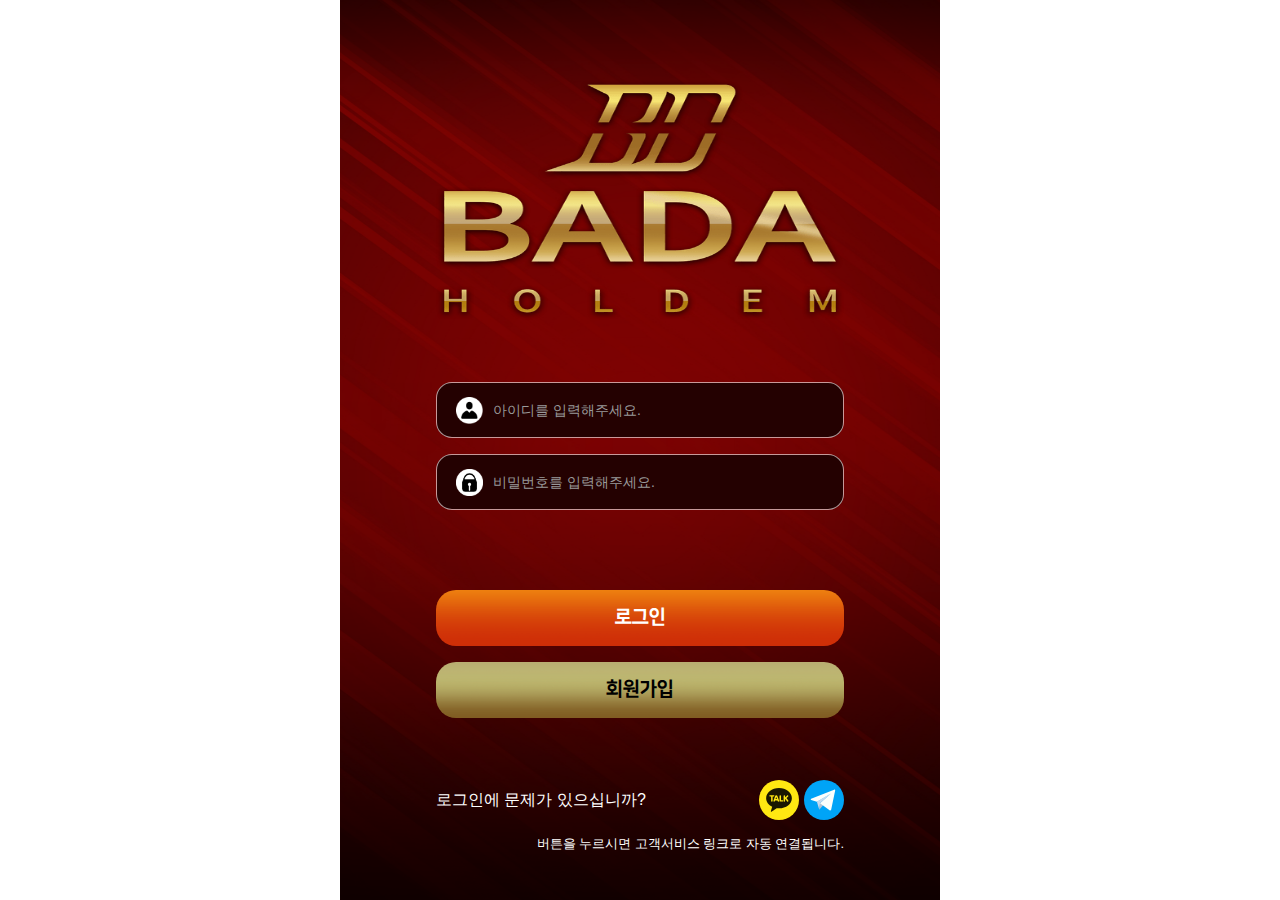
<file: index.html>
<!DOCTYPE html><!--  This site was created in Webflow. https://www.webflow.com  -->
<!--  Last Published: Fri Nov 24 2023 08:43:40 GMT+0000 (Coordinated Universal Time)  -->
<html data-wf-page="6507dff8a475ead3fb2be579" data-wf-site="64eee95f1b293c2901828879">
<head>
  <meta charset="utf-8">
  <title>seaHoldem</title>
  <meta content="width=device-width, initial-scale=1" name="viewport">
  <meta content="Webflow" name="generator">
  <link href="css/normal.min.css" rel="stylesheet" type="text/css">
  <link href="css/sub.min.css" rel="stylesheet" type="text/css">
  <link href="css/main.min.css" rel="stylesheet" type="text/css">
  <script type="text/javascript">!function(o,c){var n=c.documentElement,t=" w-mod-";n.className+=t+"js",("ontouchstart"in o||o.DocumentTouch&&c instanceof DocumentTouch)&&(n.className+=t+"touch")}(window,document);</script>
  <link href="images/favicon.ico" rel="shortcut icon" type="image/x-icon">
  <link href="images/webclip.png" rel="apple-touch-icon">
  <style>
	.btn.login::after,.btn.join::after{
		content: attr(data-name);
		position: absolute;
		top:100%;
		right:0%;
		z-index:99;
		border:5px solid pink;
		white-space: nowrap;
		color:white;
		display: none;
		font-size: .75em;
	}
	.btn.login:hover::after,.btn.join:hover::after{
		display: block;
	}
  </style>
</head>
<body>
  <div class="w-form">
    <form id="email-form" name="email-form" data-name="Email Form" method="get" data-wf-page-id="6507dff8a475ead3fb2be579" data-wf-element-id="52955495-6b7c-d70f-34f3-4e74512c453d">
      <div class="container login">
        <div class="mainframe login">
          <div class="wrap logo"><img src="images/login_logo_gold.png" loading="lazy" sizes="(max-width: 479px) 80vw, (max-width: 767px) 75vw, (max-width: 991px) 81vw, 408px" srcset="images/login_logo_gold-p-500.png 500w, images/login_logo_gold-p-800.png 800w, images/login_logo_gold.png 944w" alt="" class="icon logo"></div>
          <div class="mainframe-center">
            <div class="inputbox login">
              <div class="inputwrap"><input type="text" class="input id w-input" maxlength="256" name="id" data-name="id" placeholder="아이디를 입력해주세요." id="id" required=""><input type="password" class="input password w-input" maxlength="256" name="password" data-name="password" placeholder="비밀번호를 입력해주세요." id="password" required=""></div>
            </div>
            <div class="btnwrap login">
              <div class="btn login" data-name="로비페이지로 이동합니다." data-link="lobby.html">로그인</div>
              <div class="btn join" data-name="회원가입 페이지로 이동합니다." data-link="join.html">회원가입</div>
            </div>
          </div>
          <div class="mainframe-bottom">
            <div class="problem-solve">
              <p class="paragraph">로그인에 문제가 있으십니까?</p>
              <div class="flexdiv-h"><img src="images/icon_kakao.svg" loading="lazy" alt="" class="btn kakao" data-name="kakao"><img src="images/icon_tele.svg" loading="lazy" alt="" class="btn telegram" data-name="telegram"></div>
            </div>
            <p class="paragraph askdesc">버튼을 누르시면 고객서비스 링크로 자동 연결됩니다.</p>
          </div>
        </div>
      </div>
    </form>
    <div class="w-form-done">
      <div>Thank you! Your submission has been received!</div>
    </div>
    <div class="w-form-fail">
      <div>Oops! Something went wrong while submitting the form.</div>
    </div>
  </div>
  <script src="https://d3e54v103j8qbb.cloudfront.net/js/jquery-3.5.1.min.dc5e7f18c8.js?site=64eee95f1b293c2901828879" type="text/javascript" integrity="sha256-9/aliU8dGd2tb6OSsuzixeV4y/faTqgFtohetphbbj0=" crossorigin="anonymous"></script>
  <script src="js/webflow.js" type="text/javascript"></script>
  <script>
//각 안드로이드와 iOS 를 구분짓는 함수들 true/false를 반환한다.
function isAndroid() {
  return navigator.userAgent.toLowerCase().indexOf('android') > -1;
}
function isiOS() {
  return /(iPad|iPhone|iPod)/g.test(navigator.userAgent);
}
//ios인 경우
if (isiOS()) {
  // iOS에 대한 반응형 미디어 쿼리 작성
  const style = document.createElement('style');
  style.innerHTML = `
    @media screen and (max-width:1180px){
			.container{
        height:100dvh;
      }
    }
  `;
  document.head.appendChild(style);
}

// ▼▼ 페이지 코드 ▼▼
const loginBtn = document.querySelector(".btn.login");
const joinBtn = document.querySelector(".btn.join");

const naviLink = (e) =>{
	const linkValue = e.target.dataset.link;
	location.href = linkValue;
}
loginBtn.addEventListener("click",naviLink);
joinBtn.addEventListener("click",naviLink);

const kakaoBtn = document.querySelector(".btn.kakao");
const telegram = document.querySelector(".btn.telegram");

const alertPopup = (e) =>{
	const dataValue = e.target.dataset.name;
	alert(`${dataValue} 링크로 가는 버튼입니다.`);
}
kakaoBtn.addEventListener("click",alertPopup);
telegram.addEventListener("click",alertPopup);
</script>
</body>
</html>
</file>
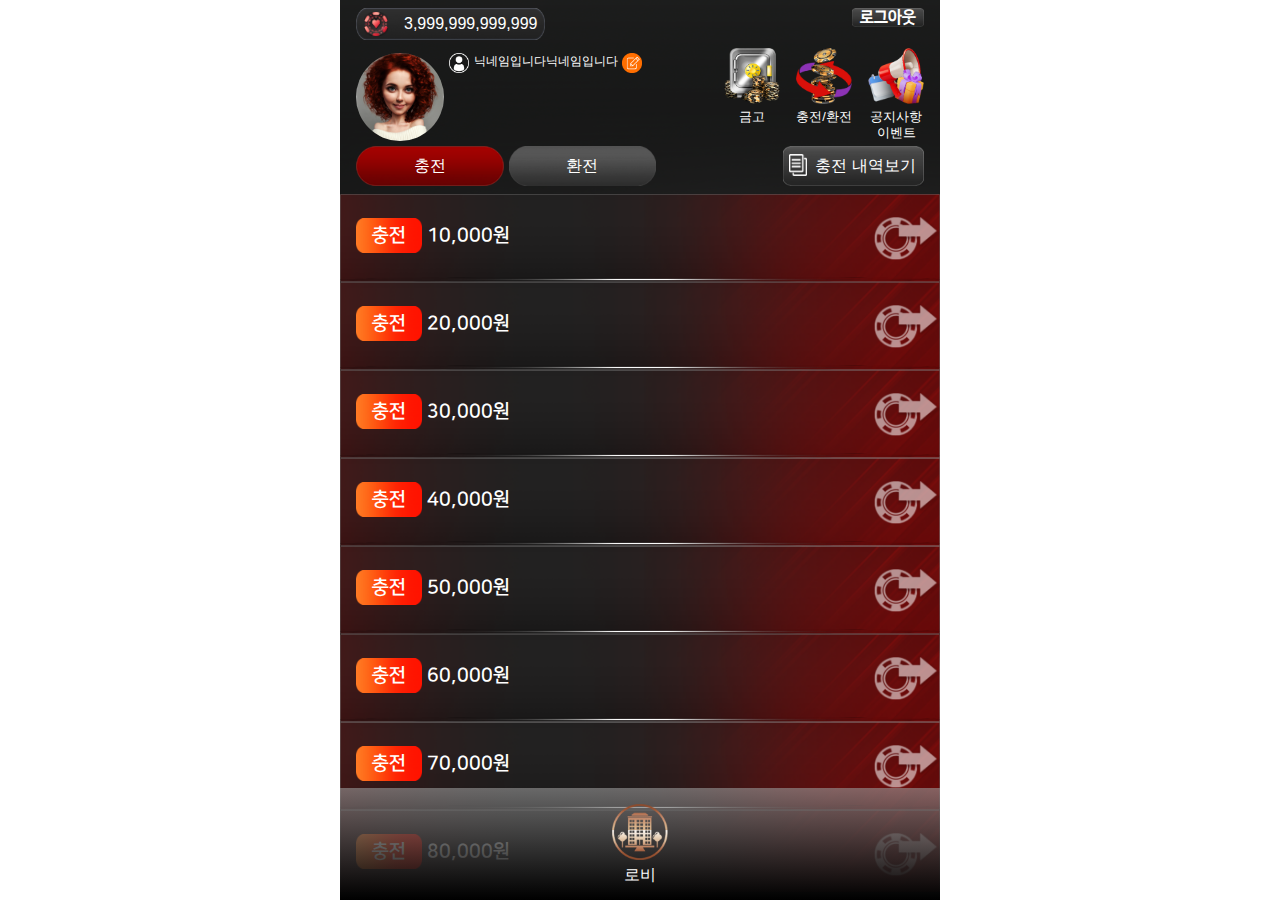
<file: exchange.html>
<!DOCTYPE html>
<!--  This site was created in Webflow. https://www.webflow.com  -->
<!--  Last Published: Fri Nov 24 2023 08:43:40 GMT+0000 (Coordinated Universal Time)  -->
<html data-wf-page="6507dff8a475ead3fb2be5c7" data-wf-site="64eee95f1b293c2901828879">
    <head>
        <meta charset="utf-8" />
        <title>exchange</title>
        <meta content="exchange" property="og:title" />
        <meta content="exchange" property="twitter:title" />
        <meta content="width=device-width, initial-scale=1" name="viewport" />
        <meta content="Webflow" name="generator" />
  <link href="css/normal.min.css" rel="stylesheet" type="text/css">
  <link href="css/sub.min.css" rel="stylesheet" type="text/css">
  <link href="css/main.min.css" rel="stylesheet" type="text/css">
        <script type="text/javascript">
            !(function (o, c) {
                var n = c.documentElement,
                    t = ' w-mod-';
                (n.className += t + 'js'), ('ontouchstart' in o || (o.DocumentTouch && c instanceof DocumentTouch)) && (n.className += t + 'touch');
            })(window, document);
        </script>
        <link href="images/favicon.ico" rel="shortcut icon" type="image/x-icon" />
        <link href="images/webclip.png" rel="apple-touch-icon" />
        <style>
            .btn.logout::after,
            .btn.navi-exchange::after,
            .btn.navi-notice::after {
                content: attr(data-name);
                position: absolute;
                top: 100%;
                right: 0%;
                z-index: 99;
                border: 5px solid pink;
                white-space: nowrap;
                color: white;
                display: none;
                font-size: 0.75em;
            }
            .btn.logout:hover::after,
            .btn.navi-exchange:hover::after,
            .btn.navi-notice:hover::after {
                display: block;
            }
        </style>
    </head>
    <body>
        <div class="w-form">
            <form
                id="email-form"
                name="email-form"
                data-name="Email Form"
                method="get"
                data-wf-page-id="6507dff8a475ead3fb2be5c7"
                data-wf-element-id="52955495-6b7c-d70f-34f3-4e74512c453d"
            >
                <div class="container exchange">
                    <div class="mainframe exchange">
                        <div class="mainframe-top">
                            <div class="mainframe-header flexdiv-v mainframe-header-padding">
                                <div class="div">
                                    <div class="flexdiv-h both balance">
                                        <div class="flexdiv-h center">
                                            <div class="userinfo-balance">3,999,999,999,999</div>
                                        </div>
                                        <div class="btn logout" data-name="로그인 페이지로 이동합니다.">로그아웃</div>
                                    </div>
                                </div>
                                <div class="flexdiv-h">
                                    <div class="flexdiv-h">
                                        <div class="userinfo-profile"></div>
                                        <div class="flexdiv-h">
                                            <div class="flexdiv-h">
                                                <img src="images/lobby_icon1.png" loading="lazy" alt="" class="icon lobbyuser" />
                                                <div class="userinfo-nickname">닉네임입니다닉네임입니다</div>
                                            </div>
                                            <div class="btn modify"></div>
                                        </div>
                                    </div>
                                    <div class="lobbybtnbox">
                                        <div class="btn navi-safe">
                                            <img src="images/lobby_safe_bt1.png" loading="lazy" alt="" class="icon exchange" />
                                            <div class="divtext">금고</div>
                                        </div>
                                        <div class="btn navi-exchange" data-name="충/환전 페이지로 이동합니다." data-link="exchange.html">
                                            <img src="images/lobby_icon3.png" loading="lazy" alt="" class="icon exchange" />
                                            <div class="divtext">충전/환전</div>
                                        </div>
                                        <div class="btn navi-notice" data-name="공지 및 이벤트 페이지로 이동합니다." data-link="notice.html">
                                            <img src="images/lobby_icon4.png" loading="lazy" alt="" class="icon event" />
                                            <div class="divtext">공지사항<br />이벤트</div>
                                        </div>
                                    </div>
                                </div>
                                <div class="flexdiv-h both wrap exchange">
                                    <div class="flexdiv-h tabmenu">
                                        <div class="btn exchange charge on">
                                            <div class="divtext">충전</div>
                                        </div>
                                        <div class="btn exchange currencyexchange">
                                            <div class="divtext">환전</div>
                                        </div>
                                    </div>
                                    <div class="btn exchange-history">충전 내역보기</div>
                                </div>
                            </div>
                        </div>
                        <div class="mainframe-center scrollbox">
                            <div class="wrap charge">
                                <div class="exchangelist charge">
                                    <div class="exchange-contents">
                                        <div class="flexdiv-h center">
                                            <div class="exchange-tag charge">충전</div>
                                            <div class="exchange-amount">10,000원</div>
                                        </div>
                                    </div>
                                    <div class="listline"></div>
                                </div>
                                <div class="exchangelist charge">
                                    <div class="exchange-contents">
                                        <div class="flexdiv-h center">
                                            <div class="exchange-tag charge">충전</div>
                                            <div class="exchange-amount">20,000원</div>
                                        </div>
                                    </div>
                                    <div class="listline"></div>
                                </div>
                                <div class="exchangelist charge">
                                    <div class="exchange-contents">
                                        <div class="flexdiv-h center">
                                            <div class="exchange-tag charge">충전</div>
                                            <div class="exchange-amount">30,000원</div>
                                        </div>
                                    </div>
                                    <div class="listline"></div>
                                </div>
                                <div class="exchangelist charge">
                                    <div class="exchange-contents">
                                        <div class="flexdiv-h center">
                                            <div class="exchange-tag charge">충전</div>
                                            <div class="exchange-amount">40,000원</div>
                                        </div>
                                    </div>
                                    <div class="listline"></div>
                                </div>
                                <div class="exchangelist charge">
                                    <div class="exchange-contents">
                                        <div class="flexdiv-h center">
                                            <div class="exchange-tag charge">충전</div>
                                            <div class="exchange-amount">50,000원</div>
                                        </div>
                                    </div>
                                    <div class="listline"></div>
                                </div>
                                <div class="exchangelist charge">
                                    <div class="exchange-contents">
                                        <div class="flexdiv-h center">
                                            <div class="exchange-tag charge">충전</div>
                                            <div class="exchange-amount">60,000원</div>
                                        </div>
                                    </div>
                                    <div class="listline"></div>
                                </div>
                                <div class="exchangelist charge">
                                    <div class="exchange-contents">
                                        <div class="flexdiv-h center">
                                            <div class="exchange-tag charge">충전</div>
                                            <div class="exchange-amount">70,000원</div>
                                        </div>
                                    </div>
                                    <div class="listline"></div>
                                </div>
                                <div class="exchangelist charge">
                                    <div class="exchange-contents">
                                        <div class="flexdiv-h center">
                                            <div class="exchange-tag charge">충전</div>
                                            <div class="exchange-amount">80,000원</div>
                                        </div>
                                    </div>
                                    <div class="listline"></div>
                                </div>
                                <div class="exchangelist charge">
                                    <div class="exchange-contents">
                                        <div class="flexdiv-h center">
                                            <div class="exchange-tag charge">충전</div>
                                            <div class="exchange-amount">90,000원</div>
                                        </div>
                                    </div>
                                    <div class="listline"></div>
                                </div>
                                <div class="exchangelist charge">
                                    <div class="exchange-contents">
                                        <div class="flexdiv-h center">
                                            <div class="exchange-tag charge">충전</div>
                                            <div class="exchange-amount">100,000원</div>
                                        </div>
                                    </div>
                                    <div class="listline"></div>
                                </div>
                            </div>
                            <div class="wrap currencyexchange">
                                <div class="exchangelist currencyexchange">
                                    <div class="exchange-contents">
                                        <div class="flexdiv-h center">
                                            <div class="exchange-tag currencyexchange">환전</div>
                                            <div class="exchange-amount">10,000원</div>
                                        </div>
                                    </div>
                                    <div class="listline"></div>
                                </div>
                                <div class="exchangelist currencyexchange">
                                    <div class="exchange-contents">
                                        <div class="flexdiv-h center">
                                            <div class="exchange-tag currencyexchange">환전</div>
                                            <div class="exchange-amount">20,000원</div>
                                        </div>
                                    </div>
                                    <div class="listline"></div>
                                </div>
                                <div class="exchangelist currencyexchange">
                                    <div class="exchange-contents">
                                        <div class="flexdiv-h center">
                                            <div class="exchange-tag currencyexchange">환전</div>
                                            <div class="exchange-amount">30,000원</div>
                                        </div>
                                    </div>
                                    <div class="listline"></div>
                                </div>
                                <div class="exchangelist currencyexchange">
                                    <div class="exchange-contents">
                                        <div class="flexdiv-h center">
                                            <div class="exchange-tag currencyexchange">환전</div>
                                            <div class="exchange-amount">40,000원</div>
                                        </div>
                                    </div>
                                    <div class="listline"></div>
                                </div>
                                <div class="exchangelist currencyexchange">
                                    <div class="exchange-contents">
                                        <div class="flexdiv-h center">
                                            <div class="exchange-tag currencyexchange">환전</div>
                                            <div class="exchange-amount">50,000원</div>
                                        </div>
                                    </div>
                                    <div class="listline"></div>
                                </div>
                                <div class="exchangelist currencyexchange">
                                    <div class="exchange-contents">
                                        <div class="flexdiv-h center">
                                            <div class="exchange-tag currencyexchange">환전</div>
                                            <div class="exchange-amount">60,000원</div>
                                        </div>
                                    </div>
                                    <div class="listline"></div>
                                </div>
                                <div class="exchangelist currencyexchange">
                                    <div class="exchange-contents">
                                        <div class="flexdiv-h center">
                                            <div class="exchange-tag currencyexchange">환전</div>
                                            <div class="exchange-amount">70,000원</div>
                                        </div>
                                    </div>
                                    <div class="listline"></div>
                                </div>
                                <div class="exchangelist currencyexchange">
                                    <div class="exchange-contents">
                                        <div class="flexdiv-h center">
                                            <div class="exchange-tag currencyexchange">환전</div>
                                            <div class="exchange-amount">80,000원</div>
                                        </div>
                                    </div>
                                    <div class="listline"></div>
                                </div>
                                <div class="exchangelist currencyexchange">
                                    <div class="exchange-contents">
                                        <div class="flexdiv-h center">
                                            <div class="exchange-tag currencyexchange">환전</div>
                                            <div class="exchange-amount">90,000원</div>
                                        </div>
                                    </div>
                                    <div class="listline"></div>
                                </div>
                                <div class="exchangelist currencyexchange">
                                    <div class="exchange-contents">
                                        <div class="flexdiv-h center">
                                            <div class="exchange-tag currencyexchange">환전</div>
                                            <div class="exchange-amount">100,000원</div>
                                        </div>
                                    </div>
                                    <div class="listline"></div>
                                </div>
                            </div>
                        </div>
                        <div class="popupframe exchange-history">
                            <div class="popup exchange-history">
                                <div class="wrap historytoggle">
                                    <div class="historytogglebtn charge on">충전</div>
                                    <div class="historytogglebtn currencyexchange">환전</div>
                                </div>
                                <div class="popuptitle">
                                    <h3 class="heading _2">충전 내역</h3>
                                </div>
                                <div class="btn popupclose"></div>
                                <div class="table charge">
                                    <div class="table-header">
                                        <div id="w-node-_5acb54b0-9ee8-34b4-23c3-a62d03da5baf-fb2be5c7" class="divtext">신청일자</div>
                                        <div id="w-node-_8e74a3fd-803b-8791-6066-b9130503c4a1-fb2be5c7" class="divtext">입금자명</div>
                                        <div id="w-node-_682504cd-e16d-834c-9cf8-b39d3b21a86a-fb2be5c7" class="divtext">입금액</div>
                                        <div id="w-node-_82e6af78-6c23-fb71-2681-2d566e5ba7ba-fb2be5c7" class="divtext">처리일자</div>
                                        <div id="w-node-_95a0ea81-890f-76ea-8ea3-3033609ce7b5-fb2be5c7" class="divtext">상태</div>
                                    </div>
                                    <div class="table-contents scrollbox">
                                        <div class="tablelist">
                                            <div id="w-node-_2451d643-bad2-212f-a925-64984c72377c-fb2be5c7" class="tableinfo-filingdate">2023-08-01</div>
                                            <div id="w-node-_956ca429-a872-cf30-993c-f399d38b481f-fb2be5c7" class="tableinfo-username">홍*동</div>
                                            <div id="w-node-_49348ac9-a862-1ca6-d0ac-e8143bfdfb1c-fb2be5c7" class="tableinfo-money">1,000,000,000</div>
                                            <div id="w-node-e0533dce-ef96-2349-6d28-3869fccd87a6-fb2be5c7" class="tableinfo-processingdate">
                                                2023-08-01<br />13:00:01
                                            </div>
                                            <div id="w-node-_210b4b5a-f273-937f-88f3-1079a7bfbc26-fb2be5c7" class="tableinfo-status cancle">취소</div>
                                        </div>
                                        <div class="tablelist">
                                            <div id="w-node-e075367c-b243-db59-9c12-ba0b11e36891-fb2be5c7" class="tableinfo-filingdate">2023-08-01</div>
                                            <div id="w-node-e075367c-b243-db59-9c12-ba0b11e36893-fb2be5c7" class="tableinfo-username">홍*동</div>
                                            <div id="w-node-e075367c-b243-db59-9c12-ba0b11e36895-fb2be5c7" class="tableinfo-money">1,000,000,000</div>
                                            <div id="w-node-e075367c-b243-db59-9c12-ba0b11e36897-fb2be5c7" class="tableinfo-processingdate">
                                                2023-08-01<br />13:00:01
                                            </div>
                                            <div id="w-node-e075367c-b243-db59-9c12-ba0b11e3689b-fb2be5c7" class="tableinfo-status undone">처리중</div>
                                        </div>
                                        <div class="tablelist">
                                            <div id="w-node-_827cf9b5-8bed-e8f2-d38b-54d87219d742-fb2be5c7" class="tableinfo-filingdate">2023-08-01</div>
                                            <div id="w-node-_827cf9b5-8bed-e8f2-d38b-54d87219d744-fb2be5c7" class="tableinfo-username">홍*동</div>
                                            <div id="w-node-_827cf9b5-8bed-e8f2-d38b-54d87219d746-fb2be5c7" class="tableinfo-money">1,000,000,000</div>
                                            <div id="w-node-_827cf9b5-8bed-e8f2-d38b-54d87219d748-fb2be5c7" class="tableinfo-processingdate">
                                                2023-08-01<br />13:00:01
                                            </div>
                                            <div id="w-node-_827cf9b5-8bed-e8f2-d38b-54d87219d74c-fb2be5c7" class="tableinfo-status undone">처리중</div>
                                        </div>
                                        <div class="tablelist">
                                            <div id="w-node-abbc0d1d-2148-ad1f-052a-a91830c7f9d6-fb2be5c7" class="tableinfo-filingdate">2023-08-01</div>
                                            <div id="w-node-abbc0d1d-2148-ad1f-052a-a91830c7f9d8-fb2be5c7" class="tableinfo-username">홍*동</div>
                                            <div id="w-node-abbc0d1d-2148-ad1f-052a-a91830c7f9da-fb2be5c7" class="tableinfo-money">1,000,000,000</div>
                                            <div id="w-node-abbc0d1d-2148-ad1f-052a-a91830c7f9dc-fb2be5c7" class="tableinfo-processingdate">
                                                2023-08-01<br />13:00:01
                                            </div>
                                            <div id="w-node-abbc0d1d-2148-ad1f-052a-a91830c7f9e0-fb2be5c7" class="tableinfo-status undone">처리중</div>
                                        </div>
                                        <div class="tablelist">
                                            <div id="w-node-d45f643f-a3c9-5fbb-dd15-957782aafa7a-fb2be5c7" class="tableinfo-filingdate">2023-08-01</div>
                                            <div id="w-node-d45f643f-a3c9-5fbb-dd15-957782aafa7c-fb2be5c7" class="tableinfo-username">홍*동</div>
                                            <div id="w-node-d45f643f-a3c9-5fbb-dd15-957782aafa7e-fb2be5c7" class="tableinfo-money">1,000,000,000</div>
                                            <div id="w-node-d45f643f-a3c9-5fbb-dd15-957782aafa80-fb2be5c7" class="tableinfo-processingdate">
                                                2023-08-01<br />13:00:01
                                            </div>
                                            <div id="w-node-d45f643f-a3c9-5fbb-dd15-957782aafa84-fb2be5c7" class="tableinfo-status done">완료</div>
                                        </div>
                                        <div class="tablelist">
                                            <div id="w-node-b1985617-32d1-b2ad-0f8a-2be37f9e5c5a-fb2be5c7" class="tableinfo-filingdate">2023-08-01</div>
                                            <div id="w-node-b1985617-32d1-b2ad-0f8a-2be37f9e5c5c-fb2be5c7" class="tableinfo-username">홍*동</div>
                                            <div id="w-node-b1985617-32d1-b2ad-0f8a-2be37f9e5c5e-fb2be5c7" class="tableinfo-money">1,000,000,000</div>
                                            <div id="w-node-b1985617-32d1-b2ad-0f8a-2be37f9e5c60-fb2be5c7" class="tableinfo-processingdate">
                                                2023-08-01<br />13:00:01
                                            </div>
                                            <div id="w-node-b1985617-32d1-b2ad-0f8a-2be37f9e5c64-fb2be5c7" class="tableinfo-status undone">처리중</div>
                                        </div>
                                        <div class="tablelist">
                                            <div id="w-node-_85966224-bc4c-c054-3d2e-a7d8c3661723-fb2be5c7" class="tableinfo-filingdate">2023-08-01</div>
                                            <div id="w-node-_85966224-bc4c-c054-3d2e-a7d8c3661725-fb2be5c7" class="tableinfo-username">홍*동</div>
                                            <div id="w-node-_85966224-bc4c-c054-3d2e-a7d8c3661727-fb2be5c7" class="tableinfo-money">1,000,000,000</div>
                                            <div id="w-node-_85966224-bc4c-c054-3d2e-a7d8c3661729-fb2be5c7" class="tableinfo-processingdate">
                                                2023-08-01<br />13:00:01
                                            </div>
                                            <div id="w-node-_85966224-bc4c-c054-3d2e-a7d8c366172d-fb2be5c7" class="tableinfo-status undone">처리중</div>
                                        </div>
                                        <div class="tablelist">
                                            <div id="w-node-bd5c9050-8d68-d968-a1a4-859e23e2856c-fb2be5c7" class="tableinfo-filingdate">2023-08-01</div>
                                            <div id="w-node-bd5c9050-8d68-d968-a1a4-859e23e2856e-fb2be5c7" class="tableinfo-username">홍*동</div>
                                            <div id="w-node-bd5c9050-8d68-d968-a1a4-859e23e28570-fb2be5c7" class="tableinfo-money">1,000,000,000</div>
                                            <div id="w-node-bd5c9050-8d68-d968-a1a4-859e23e28572-fb2be5c7" class="tableinfo-processingdate">
                                                2023-08-01<br />13:00:01
                                            </div>
                                            <div id="w-node-bd5c9050-8d68-d968-a1a4-859e23e28576-fb2be5c7" class="tableinfo-status undone">처리중</div>
                                        </div>
                                        <div class="tablelist">
                                            <div id="w-node-fcf4ec99-6150-4989-b578-2c6f57d096e2-fb2be5c7" class="tableinfo-filingdate">2023-08-01</div>
                                            <div id="w-node-fcf4ec99-6150-4989-b578-2c6f57d096e4-fb2be5c7" class="tableinfo-username">홍*동</div>
                                            <div id="w-node-fcf4ec99-6150-4989-b578-2c6f57d096e6-fb2be5c7" class="tableinfo-money">1,000,000,000</div>
                                            <div id="w-node-fcf4ec99-6150-4989-b578-2c6f57d096e8-fb2be5c7" class="tableinfo-processingdate">
                                                2023-08-01<br />13:00:01
                                            </div>
                                            <div id="w-node-fcf4ec99-6150-4989-b578-2c6f57d096ec-fb2be5c7" class="tableinfo-status undone">처리중</div>
                                        </div>
                                        <div class="tablelist">
                                            <div id="w-node-_01b6eed4-c554-912a-5a63-0fc2e3ac339d-fb2be5c7" class="tableinfo-filingdate">2023-08-01</div>
                                            <div id="w-node-_01b6eed4-c554-912a-5a63-0fc2e3ac339f-fb2be5c7" class="tableinfo-username">홍*동</div>
                                            <div id="w-node-_01b6eed4-c554-912a-5a63-0fc2e3ac33a1-fb2be5c7" class="tableinfo-money">1,000,000,000</div>
                                            <div id="w-node-_01b6eed4-c554-912a-5a63-0fc2e3ac33a3-fb2be5c7" class="tableinfo-processingdate">
                                                2023-08-01<br />13:00:01
                                            </div>
                                            <div id="w-node-_01b6eed4-c554-912a-5a63-0fc2e3ac33a7-fb2be5c7" class="tableinfo-status undone">처리중</div>
                                        </div>
                                        <div class="tablelist">
                                            <div id="w-node-_8be30142-7357-0dca-8daa-b2065ca4218f-fb2be5c7" class="tableinfo-filingdate">2023-08-01</div>
                                            <div id="w-node-_8be30142-7357-0dca-8daa-b2065ca42191-fb2be5c7" class="tableinfo-username">홍*동</div>
                                            <div id="w-node-_8be30142-7357-0dca-8daa-b2065ca42193-fb2be5c7" class="tableinfo-money">1,000,000,000</div>
                                            <div id="w-node-_8be30142-7357-0dca-8daa-b2065ca42195-fb2be5c7" class="tableinfo-processingdate">
                                                2023-08-01<br />13:00:01
                                            </div>
                                            <div id="w-node-_8be30142-7357-0dca-8daa-b2065ca42199-fb2be5c7" class="tableinfo-status undone">처리중</div>
                                        </div>
                                        <div class="tablelist">
                                            <div id="w-node-_0f755db5-9c30-b8f3-1295-18a18ad67270-fb2be5c7" class="tableinfo-filingdate">2023-08-01</div>
                                            <div id="w-node-_0f755db5-9c30-b8f3-1295-18a18ad67272-fb2be5c7" class="tableinfo-username">홍*동</div>
                                            <div id="w-node-_0f755db5-9c30-b8f3-1295-18a18ad67274-fb2be5c7" class="tableinfo-money">1,000,000,000</div>
                                            <div id="w-node-_0f755db5-9c30-b8f3-1295-18a18ad67276-fb2be5c7" class="tableinfo-processingdate">
                                                2023-08-01<br />13:00:01
                                            </div>
                                            <div id="w-node-_0f755db5-9c30-b8f3-1295-18a18ad6727a-fb2be5c7" class="tableinfo-status undone">처리중</div>
                                        </div>
                                        <div class="tablelist">
                                            <div id="w-node-_0c758d12-5a4b-0e87-e802-41d257be0076-fb2be5c7" class="tableinfo-filingdate">2023-08-01</div>
                                            <div id="w-node-_0c758d12-5a4b-0e87-e802-41d257be0078-fb2be5c7" class="tableinfo-username">홍*동</div>
                                            <div id="w-node-_0c758d12-5a4b-0e87-e802-41d257be007a-fb2be5c7" class="tableinfo-money">1,000,000,000</div>
                                            <div id="w-node-_0c758d12-5a4b-0e87-e802-41d257be007c-fb2be5c7" class="tableinfo-processingdate">
                                                2023-08-01<br />13:00:01
                                            </div>
                                            <div id="w-node-_0c758d12-5a4b-0e87-e802-41d257be0080-fb2be5c7" class="tableinfo-status undone">처리중</div>
                                        </div>
                                    </div>
                                    <img src="images/chg_popup_scroll.png" loading="lazy" alt="" class="icon popscroll active" />
                                </div>
                                <div class="table currencyexchange">
                                    <div class="table-header">
                                        <div id="w-node-_27f2f8f1-42f8-a643-b1e5-7c7fb151115f-fb2be5c7" class="divtext">환전일자</div>
                                        <div id="w-node-_27f2f8f1-42f8-a643-b1e5-7c7fb1511161-fb2be5c7" class="divtext">입금자명</div>
                                        <div id="w-node-_27f2f8f1-42f8-a643-b1e5-7c7fb1511163-fb2be5c7" class="divtext">환전액</div>
                                        <div id="w-node-_27f2f8f1-42f8-a643-b1e5-7c7fb1511165-fb2be5c7" class="divtext">처리일자</div>
                                        <div id="w-node-_27f2f8f1-42f8-a643-b1e5-7c7fb1511167-fb2be5c7" class="divtext">상태</div>
                                    </div>
                                    <div class="table-contents scrollbox">
                                        <div class="tablelist">
                                            <div id="w-node-fe092106-0004-b696-f037-1f22a28b5012-fb2be5c7" class="tableinfo-filingdate">2023-08-01</div>
                                            <div id="w-node-fe092106-0004-b696-f037-1f22a28b5014-fb2be5c7" class="tableinfo-username">홍*동</div>
                                            <div id="w-node-fe092106-0004-b696-f037-1f22a28b5016-fb2be5c7" class="tableinfo-money">1,000,000,000</div>
                                            <div id="w-node-fe092106-0004-b696-f037-1f22a28b5018-fb2be5c7" class="tableinfo-processingdate">
                                                2023-08-01<br />13:00:01
                                            </div>
                                            <div id="w-node-fe092106-0004-b696-f037-1f22a28b501c-fb2be5c7" class="tableinfo-status undone">처리중</div>
                                        </div>
                                        <div class="tablelist">
                                            <div id="w-node-fe092106-0004-b696-f037-1f22a28b501f-fb2be5c7" class="tableinfo-filingdate">2023-08-01</div>
                                            <div id="w-node-fe092106-0004-b696-f037-1f22a28b5021-fb2be5c7" class="tableinfo-username">홍*동</div>
                                            <div id="w-node-fe092106-0004-b696-f037-1f22a28b5023-fb2be5c7" class="tableinfo-money">1,000,000,000</div>
                                            <div id="w-node-fe092106-0004-b696-f037-1f22a28b5025-fb2be5c7" class="tableinfo-processingdate">
                                                2023-08-01<br />13:00:01
                                            </div>
                                            <div id="w-node-fe092106-0004-b696-f037-1f22a28b5029-fb2be5c7" class="tableinfo-status undone">처리중</div>
                                        </div>
                                        <div class="tablelist">
                                            <div id="w-node-fe092106-0004-b696-f037-1f22a28b502c-fb2be5c7" class="tableinfo-filingdate">2023-08-01</div>
                                            <div id="w-node-fe092106-0004-b696-f037-1f22a28b502e-fb2be5c7" class="tableinfo-username">홍*동</div>
                                            <div id="w-node-fe092106-0004-b696-f037-1f22a28b5030-fb2be5c7" class="tableinfo-money">1,000,000,000</div>
                                            <div id="w-node-fe092106-0004-b696-f037-1f22a28b5032-fb2be5c7" class="tableinfo-processingdate">
                                                2023-08-01<br />13:00:01
                                            </div>
                                            <div id="w-node-fe092106-0004-b696-f037-1f22a28b5036-fb2be5c7" class="tableinfo-status undone">처리중</div>
                                        </div>
                                        <div class="tablelist">
                                            <div id="w-node-fe092106-0004-b696-f037-1f22a28b5039-fb2be5c7" class="tableinfo-filingdate">2023-08-01</div>
                                            <div id="w-node-fe092106-0004-b696-f037-1f22a28b503b-fb2be5c7" class="tableinfo-username">홍*동</div>
                                            <div id="w-node-fe092106-0004-b696-f037-1f22a28b503d-fb2be5c7" class="tableinfo-money">1,000,000,000</div>
                                            <div id="w-node-fe092106-0004-b696-f037-1f22a28b503f-fb2be5c7" class="tableinfo-processingdate">
                                                2023-08-01<br />13:00:01
                                            </div>
                                            <div id="w-node-fe092106-0004-b696-f037-1f22a28b5043-fb2be5c7" class="tableinfo-status undone">처리중</div>
                                        </div>
                                        <div class="tablelist">
                                            <div id="w-node-fe092106-0004-b696-f037-1f22a28b5046-fb2be5c7" class="tableinfo-filingdate">2023-08-01</div>
                                            <div id="w-node-fe092106-0004-b696-f037-1f22a28b5048-fb2be5c7" class="tableinfo-username">홍*동</div>
                                            <div id="w-node-fe092106-0004-b696-f037-1f22a28b504a-fb2be5c7" class="tableinfo-money">1,000,000,000</div>
                                            <div id="w-node-fe092106-0004-b696-f037-1f22a28b504c-fb2be5c7" class="tableinfo-processingdate">
                                                2023-08-01<br />13:00:01
                                            </div>
                                            <div id="w-node-fe092106-0004-b696-f037-1f22a28b5050-fb2be5c7" class="tableinfo-status done">완료</div>
                                        </div>
                                        <div class="tablelist">
                                            <div id="w-node-fe092106-0004-b696-f037-1f22a28b5053-fb2be5c7" class="tableinfo-filingdate">2023-08-01</div>
                                            <div id="w-node-fe092106-0004-b696-f037-1f22a28b5055-fb2be5c7" class="tableinfo-username">홍*동</div>
                                            <div id="w-node-fe092106-0004-b696-f037-1f22a28b5057-fb2be5c7" class="tableinfo-money">1,000,000,000</div>
                                            <div id="w-node-fe092106-0004-b696-f037-1f22a28b5059-fb2be5c7" class="tableinfo-processingdate">
                                                2023-08-01<br />13:00:01
                                            </div>
                                            <div id="w-node-fe092106-0004-b696-f037-1f22a28b505d-fb2be5c7" class="tableinfo-status undone">처리중</div>
                                        </div>
                                        <div class="tablelist">
                                            <div id="w-node-fe092106-0004-b696-f037-1f22a28b5060-fb2be5c7" class="tableinfo-filingdate">2023-08-01</div>
                                            <div id="w-node-fe092106-0004-b696-f037-1f22a28b5062-fb2be5c7" class="tableinfo-username">홍*동</div>
                                            <div id="w-node-fe092106-0004-b696-f037-1f22a28b5064-fb2be5c7" class="tableinfo-money">1,000,000,000</div>
                                            <div id="w-node-fe092106-0004-b696-f037-1f22a28b5066-fb2be5c7" class="tableinfo-processingdate">
                                                2023-08-01<br />13:00:01
                                            </div>
                                            <div id="w-node-fe092106-0004-b696-f037-1f22a28b506a-fb2be5c7" class="tableinfo-status undone">처리중</div>
                                        </div>
                                        <div class="tablelist">
                                            <div id="w-node-fe092106-0004-b696-f037-1f22a28b506d-fb2be5c7" class="tableinfo-filingdate">2023-08-01</div>
                                            <div id="w-node-fe092106-0004-b696-f037-1f22a28b506f-fb2be5c7" class="tableinfo-username">홍*동</div>
                                            <div id="w-node-fe092106-0004-b696-f037-1f22a28b5071-fb2be5c7" class="tableinfo-money">1,000,000,000</div>
                                            <div id="w-node-fe092106-0004-b696-f037-1f22a28b5073-fb2be5c7" class="tableinfo-processingdate">
                                                2023-08-01<br />13:00:01
                                            </div>
                                            <div id="w-node-fe092106-0004-b696-f037-1f22a28b5077-fb2be5c7" class="tableinfo-status undone">처리중</div>
                                        </div>
                                        <div class="tablelist">
                                            <div id="w-node-fe092106-0004-b696-f037-1f22a28b507a-fb2be5c7" class="tableinfo-filingdate">2023-08-01</div>
                                            <div id="w-node-fe092106-0004-b696-f037-1f22a28b507c-fb2be5c7" class="tableinfo-username">홍*동</div>
                                            <div id="w-node-fe092106-0004-b696-f037-1f22a28b507e-fb2be5c7" class="tableinfo-money">1,000,000,000</div>
                                            <div id="w-node-fe092106-0004-b696-f037-1f22a28b5080-fb2be5c7" class="tableinfo-processingdate">
                                                2023-08-01<br />13:00:01
                                            </div>
                                            <div id="w-node-fe092106-0004-b696-f037-1f22a28b5084-fb2be5c7" class="tableinfo-status undone">처리중</div>
                                        </div>
                                        <div class="tablelist">
                                            <div id="w-node-fe092106-0004-b696-f037-1f22a28b5087-fb2be5c7" class="tableinfo-filingdate">2023-08-01</div>
                                            <div id="w-node-fe092106-0004-b696-f037-1f22a28b5089-fb2be5c7" class="tableinfo-username">홍*동</div>
                                            <div id="w-node-fe092106-0004-b696-f037-1f22a28b508b-fb2be5c7" class="tableinfo-money">1,000,000,000</div>
                                            <div id="w-node-fe092106-0004-b696-f037-1f22a28b508d-fb2be5c7" class="tableinfo-processingdate">
                                                2023-08-01<br />13:00:01
                                            </div>
                                            <div id="w-node-fe092106-0004-b696-f037-1f22a28b5091-fb2be5c7" class="tableinfo-status undone">처리중</div>
                                        </div>
                                        <div class="tablelist">
                                            <div id="w-node-fe092106-0004-b696-f037-1f22a28b5094-fb2be5c7" class="tableinfo-filingdate">2023-08-01</div>
                                            <div id="w-node-fe092106-0004-b696-f037-1f22a28b5096-fb2be5c7" class="tableinfo-username">홍*동</div>
                                            <div id="w-node-fe092106-0004-b696-f037-1f22a28b5098-fb2be5c7" class="tableinfo-money">1,000,000,000</div>
                                            <div id="w-node-fe092106-0004-b696-f037-1f22a28b509a-fb2be5c7" class="tableinfo-processingdate">
                                                2023-08-01<br />13:00:01
                                            </div>
                                            <div id="w-node-fe092106-0004-b696-f037-1f22a28b509e-fb2be5c7" class="tableinfo-status undone">처리중</div>
                                        </div>
                                        <div class="tablelist">
                                            <div id="w-node-fe092106-0004-b696-f037-1f22a28b50a1-fb2be5c7" class="tableinfo-filingdate">2023-08-01</div>
                                            <div id="w-node-fe092106-0004-b696-f037-1f22a28b50a3-fb2be5c7" class="tableinfo-username">홍*동</div>
                                            <div id="w-node-fe092106-0004-b696-f037-1f22a28b50a5-fb2be5c7" class="tableinfo-money">1,000,000,000</div>
                                            <div id="w-node-fe092106-0004-b696-f037-1f22a28b50a7-fb2be5c7" class="tableinfo-processingdate">
                                                2023-08-01<br />13:00:01
                                            </div>
                                            <div id="w-node-fe092106-0004-b696-f037-1f22a28b50ab-fb2be5c7" class="tableinfo-status undone">처리중</div>
                                        </div>
                                        <div class="tablelist">
                                            <div id="w-node-fe092106-0004-b696-f037-1f22a28b50ae-fb2be5c7" class="tableinfo-filingdate">2023-08-01</div>
                                            <div id="w-node-fe092106-0004-b696-f037-1f22a28b50b0-fb2be5c7" class="tableinfo-username">홍*동</div>
                                            <div id="w-node-fe092106-0004-b696-f037-1f22a28b50b2-fb2be5c7" class="tableinfo-money">1,000,000,000</div>
                                            <div id="w-node-fe092106-0004-b696-f037-1f22a28b50b4-fb2be5c7" class="tableinfo-processingdate">
                                                2023-08-01<br />13:00:01
                                            </div>
                                            <div id="w-node-fe092106-0004-b696-f037-1f22a28b50b8-fb2be5c7" class="tableinfo-status undone">처리중</div>
                                        </div>
                                    </div>
                                    <img src="images/chg_popup_scroll.png" loading="lazy" alt="" class="icon popscroll" />
                                </div>
                                <p class="paragraph popupnotice">본인이 신청한 내역이 아닐 시, 즉시 고객센터로 문의해 주십시오.</p>
                            </div>
                        </div>
                        <div class="popupframe exchange-info">
                            <div class="popup exchange-info">
                                <div class="popuptitle">
                                    <h3 class="heading _2">충전 하기</h3>
                                </div>
                                <div class="btn popupclose"></div>
                                <div class="wrap exchange-info">
                                    <input
                                        type="text"
                                        class="input depositor w-input"
                                        maxlength="256"
                                        name="field"
                                        data-name="예금자명"
                                        placeholder="예금자명"
                                        id="field-3"
                                        required=""
                                    /><select id="bank" name="bank" data-name="bank" class="select bank _2 w-select">
                                        <option value="bank">은행</option>
                                        <option value="Sh수협">수협은행</option>
                                        <option value="NH농협">농협은행</option>
                                        <option value="kakako">카카오뱅크</option></select
                                    ><input
                                        type="number"
                                        class="input amount w-input"
                                        maxlength="256"
                                        name="field"
                                        data-name="환전금액"
                                        placeholder="환전금액"
                                        id="field-4"
                                        required=""
                                    />
                                </div>
                                <div class="btn exchangecheck">확인</div>
                            </div>
                        </div>
                        <div class="mainframe-bottom">
                            <div class="btn lobby" data-name="로비로 이동합니다." data-link="lobby.html">
                                <div class="flexdiv-v">
                                    <img src="images/lobby_back_bt.png" loading="lazy" alt="" class="icon lobby" />
                                    <div>로비</div>
                                </div>
                            </div>
                        </div>

						<div class="popupframe safe">
                            <div class="popup safe">
                                <div class="popuptitle">
                                    <h3 class="heading _2">금고</h3>
                                </div>
                                <div class="btn popupclose"></div>
                                <div class="wrap safe">
                                    <div class="btnwrap safetab">
                                        <div class="s_tab on">입금</div>
                                        <div class="s_tab">출금</div>
                                    </div>
                                    <div class="safemoneybox">
                                        <div class="s_moneybox">
                                            <div class="s_moneytitle">소지</div>
                                            <div class="s_money mymoney">999,999,999,999</div>
                                        </div>
                                        <div class="arrowbox">
                                            <img
                                                src="images/safe_arrow.png"
                                                loading="lazy"
                                                sizes="100vw"
                                                srcset="images/safe_arrow-p-500.png 500w, images/safe_arrow.png 529w"
                                                alt=""
                                                class="s_arrow left"
                                            />
                                        </div>
                                        <div class="s_moneybox">
                                            <div class="s_moneytitle">입금</div>
                                            <div class="s_money inputmoney">옮길 금액을 아래 키패드로 입력해주세요</div>
                                        </div>
                                        <div class="arrowbox">
                                            <img
                                                src="images/safe_arrow.png"
                                                loading="lazy"
                                                sizes="100vw"
                                                srcset="images/safe_arrow-p-500.png 500w, images/safe_arrow.png 529w"
                                                alt=""
                                                class="s_arrow"
                                            />
                                        </div>
                                        <div class="s_moneybox">
                                            <div class="s_moneytitle">금고</div>
                                            <div class="s_money safemoney">999,999,999,999</div>
                                        </div>
                                    </div>
                                    <div class="keypadwrap">
                                        <div class="keypad">1</div>
                                        <div class="keypad">2</div>
                                        <div class="keypad">3</div>
                                        <div class="keypad">4</div>
                                        <div class="keypad">5</div>
                                        <div class="keypad">6</div>
                                        <div class="keypad">7</div>
                                        <div class="keypad">8</div>
                                        <div class="keypad">9</div>
                                        <div class="keypad">000</div>
                                        <div id="w-node-d9bdefc0-be33-c078-9b5d-b9a823fe7c48-fb2be5e3" class="keypad">0</div>
                                        <div id="w-node-_4d73aae4-ccfc-12eb-0827-9f833f3eb338-fb2be5e3" class="keypad">&lt;</div>
                                        <div id="w-node-_6bd347c8-d9bd-5340-33ff-53ebe08e1935-fb2be5e3" class="keypad reset">초기화</div>
                                        <div id="w-node-b9b1ee13-fb42-35a1-bf1e-108ff72b9465-fb2be5e3" class="keypad max">최대 자동입력</div>
                                    </div>
                                    <div class="btn processing">입금하기</div>
                                </div>
                            </div>
                        </div>
                        <div class="popupframe nickname">
                            <div class="popup nickname">
                                <div class="popuptitle">
                                    <h3 class="heading _2">닉네임 변경</h3>
                                </div>
                                <div class="btn popupclose"></div>
                                <div class="wrap nickname">
                                    <div class="flexdiv-h center">
                                        <input
                                            type="text"
                                            class="input changenickname w-input"
                                            maxlength="256"
                                            name="change-nickname"
                                            data-name="change nickname"
                                            placeholder="변경할 닉네임을 입력해주세요."
                                            id="change-nickname"
                                            required=""
                                        />
                                        <div class="btn duplicatecheck">중복체크</div>
                                    </div>
                                    <div class="nicknamenotice">
                                        닉네임은 최대 <span class="span maxtext">00</span>자 입력 가능합니다.<br />비적절한 닉네임은 유저 동의없이 임의로 변경될
                                        수 있습니다.
                                    </div>
                                    <div class="space nickname">
                                        <div class="nickchecktext">변경 가능한 닉네임입니다.</div>
                                    </div>
                                    <div class="btn nickchange">변경하기</div>
                                </div>
                            </div>
                        </div>
                        <div class="popupframe profile">
                            <div class="popup profile">
                                <div class="popuptitle">
                                    <h3 class="heading _2">프로필 변경</h3>
                                </div>
                                <div class="btn popupclose"></div>
                                <div class="profilewrap">
                                    <img
                                        src="images/bg_pro_1.png"
                                        loading="lazy"
                                        sizes="100vw"
                                        srcset="images/bg_pro_1-p-500.png 500w, images/bg_pro_1.png 715w"
                                        alt=""
                                        class="profileicon choice"
                                    /><img
                                        src="images/bg_pro_2.png"
                                        loading="lazy"
                                        sizes="100vw"
                                        srcset="images/bg_pro_2-p-500.png 500w, images/bg_pro_2.png 715w"
                                        alt=""
                                        class="profileicon"
                                    /><img
                                        src="images/bg_pro_3.png"
                                        loading="lazy"
                                        sizes="100vw"
                                        srcset="images/bg_pro_3-p-500.png 500w, images/bg_pro_3.png 715w"
                                        alt=""
                                        class="profileicon"
                                    /><img
                                        src="images/bg_pro_4.png"
                                        loading="lazy"
                                        sizes="100vw"
                                        srcset="images/bg_pro_4-p-500.png 500w, images/bg_pro_4.png 715w"
                                        alt=""
                                        class="profileicon"
                                    /><img
                                        src="images/bg_pro_5.png"
                                        loading="lazy"
                                        sizes="100vw"
                                        srcset="images/bg_pro_5-p-500.png 500w, images/bg_pro_5.png 715w"
                                        alt=""
                                        class="profileicon"
                                    /><img
                                        src="images/bg_pro_6.png"
                                        loading="lazy"
                                        sizes="100vw"
                                        srcset="images/bg_pro_6-p-500.png 500w, images/bg_pro_6.png 715w"
                                        alt=""
                                        class="profileicon"
                                    /><img
                                        src="images/bg_pro_7.png"
                                        loading="lazy"
                                        sizes="100vw"
                                        srcset="images/bg_pro_7-p-500.png 500w, images/bg_pro_7.png 715w"
                                        alt=""
                                        class="profileicon"
                                    /><img
                                        src="images/bg_pro_8.png"
                                        loading="lazy"
                                        sizes="100vw"
                                        srcset="images/bg_pro_8-p-500.png 500w, images/bg_pro_8.png 715w"
                                        alt=""
                                        class="profileicon"
                                    /><img
                                        src="images/bg_pro_9.png"
                                        loading="lazy"
                                        sizes="100vw"
                                        srcset="images/bg_pro_9-p-500.png 500w, images/bg_pro_9.png 715w"
                                        alt=""
                                        class="profileicon"
                                    />
                                </div>
                                <div class="btn change">변경하기</div>
                            </div>
                        </div>
                    </div>
                </div>
            </form>
            <div class="w-form-done">
                <div>Thank you! Your submission has been received!</div>
            </div>
            <div class="w-form-fail">
                <div>Oops! Something went wrong while submitting the form.</div>
            </div>
        </div>
        <script
            src="https://d3e54v103j8qbb.cloudfront.net/js/jquery-3.5.1.min.dc5e7f18c8.js?site=64eee95f1b293c2901828879"
            type="text/javascript"
            integrity="sha256-9/aliU8dGd2tb6OSsuzixeV4y/faTqgFtohetphbbj0="
            crossorigin="anonymous"
        ></script>
        <script src="js/webflow.js" type="text/javascript"></script>
        <style>
            .w-select {
                /* resetting default form style*/
            }
            .notice-title {
                text-overflow: ellipsis;
                white-space: nowrap;
                overflow: hidden;
            }
            .scrollbox::-webkit-scrollbar {
                width: 5px;
            }
            .scrollbox::-webkit-scrollbar-track {
                background: #000;
            }
            .scrollbox::-webkit-scrollbar-thumb {
                background: #5c5c5c; /* 스크롤바 색상 */
            }
        </style>
        <script>
            //각 안드로이드와 iOS 를 구분짓는 함수들 true/false를 반환한다.
            function isAndroid() {
                return navigator.userAgent.toLowerCase().indexOf('android') > -1;
            }
            function isiOS() {
                return /(iPad|iPhone|iPod)/g.test(navigator.userAgent);
            }
            console.log(isiOS());
            //ios인 경우
            if (isiOS()) {
                // iOS에 대한 반응형 미디어 쿼리 작성
                const style = document.createElement('style');
                style.innerHTML = `
    @media screen and (max-width:1180px){
			.container{
        height:100dvh;
      }
    }
  `;
                document.head.appendChild(style);
            }
            const exchangePage = document.querySelector('.container.exchange');
            if (exchangePage) {
                const exchangeTab = exchangePage.querySelector('.tabmenu');
                const eTabBtn = exchangeTab.querySelectorAll('.btn.exchange');
                const eScrollBox = exchangePage.querySelector('.scrollbox');
                const eWrap1 = eScrollBox.querySelector('.wrap.charge'); //충전 wrap
                const eWrap2 = eScrollBox.querySelector('.wrap.currencyexchange'); //환전 wrap
                eTabBtn.forEach(tab => {
                    tab.addEventListener('click', function () {
                        // 모든 tab "on" 클래스 제거
                        eTabBtn.forEach(otherTab => {
                            if (otherTab !== tab) {
                                otherTab.classList.remove('on');
                            }
                        });
                        // 클릭한 tab "on" 클래스 추가
                        tab.classList.add('on');
                        if (tab.classList.contains('charge')) {
                            //누른 버튼이 "충전"이면..
                            eWrap1.style.display = 'block';
                            eWrap2.style.display = 'none';
                        } else {
                            eWrap1.style.display = 'none';
                            eWrap2.style.display = 'block';
                        }
                    });
                });
                //"충전 내역보기" 버튼
                const openPopupBtn = exchangePage.querySelector('.btn.exchange-history');
                //내역 팝업
                const historyPopup = exchangePage.querySelector('.popupframe.exchange-history'); //내역 popup
                //팝업 닫기 버튼
                const closePopupBtn = historyPopup.querySelector('.btn.popupclose');
                //제목
                const hTitle = exchangePage.querySelector('.popuptitle .heading');
                //(팝업)토글버튼
                const hToggle = historyPopup.querySelector('.historytoggle');
                const hToggleBtn = hToggle.querySelectorAll('.historytogglebtn');
                //(팝업)테이블
                const hTable = historyPopup.querySelectorAll('.table');
                const hTable1 = historyPopup.querySelector('.table.charge'); //충전 테이블
                const hTable2 = historyPopup.querySelector('.table.currencyexchange'); //환전 테이블
                //팝업 열기
                openPopupBtn.addEventListener('click', function () {
                    historyPopup.style.display = 'flex';
                    //스크롤 아이콘 표시하기
                    hTable.forEach(table => {
                        // 스크롤이 있는 요소를 가져옵니다.
                        const scrollableElement = table.querySelector('.table-contents');
                        // 스크롤이 있는지 확인합니다.
                        const isScrollable = scrollableElement.scrollHeight > scrollableElement.clientHeight;
                        const iconScroll = table.querySelector('.icon.popscroll');
                        if (isScrollable) {
                            //scroll이 생기면 true
                            iconScroll.style.display = 'block';
                            iconScroll.animate([{ transform: 'translateY(-5px)' }, { transform: 'translateY(0px)' }, { transform: 'translateY(-5px)' }], {
                                duration: 1000,
                                iterations: Infinity,
                            });
                        } else {
                            iconScroll.style.display = 'none';
                        }
                    });
                    //닫기
                    closePopupBtn.addEventListener('click', function () {
                        historyPopup.style.display = 'none';
                    });
                });
                //토글 이벤트
                hToggleBtn.forEach(tBtn => {
                    tBtn.addEventListener('click', function () {
                        // 모든 tab "on" 클래스 제거
                        hToggleBtn.forEach(otherTab => {
                            if (otherTab !== tBtn) {
                                otherTab.classList.remove('on');
                            }
                        });
                        // 클릭한 tab "on" 클래스 추가
                        tBtn.classList.add('on');
                        if (tBtn.classList.contains('charge')) {
                            hTitle.textContent = '충전 내역';
                            hTable1.style.display = 'flex';
                            hTable2.style.display = 'none';
                        } else {
                            hTitle.textContent = '환전 내역';
                            hTable1.style.display = 'none';
                            hTable2.style.display = 'flex';
                        }
                        hTable.forEach(table => {
                            // 스크롤이 있는 요소를 가져옵니다.
                            const scrollableElement = table.querySelector('.table-contents');
                            // 스크롤이 있는지 확인합니다.
                            const isScrollable = scrollableElement.scrollHeight > scrollableElement.clientHeight;
                            const iconScroll = table.querySelector('.icon.popscroll');
                            if (isScrollable) {
                                iconScroll.style.display = 'block';
                                iconScroll.animate([{ transform: 'translateY(-5px)' }, { transform: 'translateY(0px)' }, { transform: 'translateY(-5px)' }], {
                                    duration: 1000,
                                    iterations: Infinity,
                                });
                            } else {
                                iconScroll.style.display = 'none';
                            }
                        });
                    });
                });
            }

			//충&환전 팝업
			const exchangeList = exchangePage.querySelectorAll(".exchangelist");
			const tradePopup = exchangePage.querySelector(".popupframe.exchange-info");
			exchangeList.forEach((list)=>{
				list.addEventListener("click",()=>{
					tradePopup.style.display = "flex";
					const popupTitle = tradePopup.querySelector(".popuptitle h3");
					const exchangeInput = tradePopup.querySelector(".input.amount");
					if(list.classList.contains("charge")){//충전
						popupTitle.textContent = "충전하기";
						exchangeInput.placeholder = "충전금액";
					}else{//환전
						popupTitle.textContent = "환전하기";
						exchangeInput.placeholder = "환전금액";
					}
					//닫기버튼
					const closeBtn = tradePopup.querySelector('.btn.popupclose');
	                closeBtn.addEventListener('click', function () {
	                    tradePopup.style.display = 'none';
	                });
				})
			})

			//페이지 공통 기능

			//금고기능
            const safeBtn = exchangePage.querySelector('.btn.navi-safe');
            const safePopup = exchangePage.querySelector('.popupframe.safe');
            safeBtn.addEventListener('click', function () {
                safePopup.style.display = 'flex';
                //닫기버튼
                const closeBtn = safePopup.querySelector('.btn.popupclose');
                closeBtn.addEventListener('click', function () {
                    safePopup.style.display = 'none';
                    inputMoney.style.color = 'grey';
                    inputMoney.textContent = '옮길 금액을 아래 키패드로 입력해주세요';
                });
                //금고관련 변수
                const userBalance = exchangePage.querySelector('.userinfo-balance');
                const safeTab = Array.from(safePopup.querySelectorAll('.s_tab'));
                const sArrow = safePopup.querySelectorAll('.s_arrow');
                const moneyBox = Array.from(safePopup.querySelectorAll('.s_moneybox')); // moneyBox[1] 입금 & 출금 박스
                const sMoneyTitle = moneyBox[1].querySelector('.s_moneytitle'); //moneyBox[1] 타이틀 = 입금or출금
                const processBtn = safePopup.querySelector('.btn.processing'); // 입금하기 & 출금하기 버튼
                //소지&입출금&금고
                const myMoney = safePopup.querySelector('.mymoney'); //소지금
                myMoney.textContent = userBalance.textContent;
                const inputMoney = safePopup.querySelector('.inputmoney'); //입력금액
                let inputValue = '';
                const safeMoney = safePopup.querySelector('.safemoney'); //금고잔액
                const keypad = safePopup.querySelectorAll('.keypad'); //0~9, 000 , <
                //탭 누르면 발생
                safeTab.forEach((tab, index) => {
                    tab.addEventListener('click', () => {
                        inputValue = '0';
                        inputMoney.style.color = 'grey';
                        inputMoney.textContent = '옮길 금액을 아래 키패드로 입력해주세요';
                        safeTab.forEach(otherTab => otherTab.classList.remove('on'));
                        tab.classList.add('on');
                        sMoneyTitle.textContent = index === 0 ? '입금' : '출금';
                        processBtn.textContent = index === 0 ? '입금하기' : '출금하기';
                        //화살표 표시
                        sArrow.forEach(arrow => {
                            arrow.style.display = 'none';
                        });
                        index === 0 ? (sArrow[1].style.display = 'flex') : (sArrow[0].style.display = 'flex');
                    });
                });
                //계산기
                keypad.forEach((btn, index) => {
                    btn.addEventListener('click', function () {
                        inputMoney.style.color = '#fff';
                        if (index === 11) {
                            //1개씩 지우기
                            inputValue = inputValue.slice(0, -1);
                            if (inputValue.length === 0) {
                                inputMoney.textContent = '0';
                            } else {
                                inputMoney.textContent = comma(inputValue);
                            }
                        } else if (index === 12) {
                            //초기화
                            inputValue = '0';
                            inputMoney.textContent = inputValue;
                        } else if (index === 13) {
                            //최대 자동입력
                            sMoneyTitle.textContent === '입금' ? (inputValue = myMoney.textContent) : (inputValue = safeMoney.textContent);
                            inputMoney.textContent = comma(inputValue);
                        } else {
                            //그외 0~9 , 000
                            let numbering = btn.textContent;
                            inputValue += numbering;
                            inputMoney.textContent = comma(inputValue);
                            if (inputMoney.textContent.length >= 15) {
                                inputValue =
                                    sMoneyTitle.textContent == '입금'
                                        ? (inputMoney.textContent = myMoney.textContent)
                                        : (inputMoney.textContent = safeMoney.textContent);
                            }
                        }
                    });
                });
                //입금하기&출금하기 버튼
                processBtn.addEventListener('click', function () {
                    const isDeposit = processBtn.textContent == '입금하기';
                    const myMoneyVal = parseInt(myMoney.textContent.replace(/,/g, ''));
                    const inputMoneyVal = parseInt(inputMoney.textContent.replace(/,/g, ''));
                    const safeMoneyVal = parseInt(safeMoney.textContent.replace(/,/g, ''));
                    const keep = myMoneyVal - inputMoneyVal;
                    const take = safeMoneyVal - inputMoneyVal;
                    if (isDeposit) {
                        //입금
                        const calcMyMoney = comma((myMoneyVal - inputMoneyVal).toString());
                        userBalance.textContent = calcMyMoney;
                        myMoney.textContent = calcMyMoney;
                        safeMoney.textContent = comma((safeMoneyVal + inputMoneyVal).toString());
                        inputValue = '0';
                        inputMoney.textContent = comma(inputValue);
                    } else {
                        //출금
                        const calcMyMoney = comma((myMoneyVal + inputMoneyVal).toString());
                        myMoney.textContent = calcMyMoney;
                        userBalance.textContent = calcMyMoney;
                        safeMoney.textContent = comma((safeMoneyVal - inputMoneyVal).toString());
                        inputValue = '0';
                        inputMoney.textContent = comma(inputValue);
                    }
                });
            });

            function comma(num) {
                let setNum = parseInt(num.replace(/,/g, ''));
                return setNum.toLocaleString();
            }
            const userProfile = exchangePage.querySelector('.userinfo-profile');
            const profilePopup = exchangePage.querySelector('.popupframe.profile');
            let userProfileBG = window.getComputedStyle(userProfile).getPropertyValue('background-image'); //userProfile background-image 값
            userProfile.addEventListener('click', () => {
                profilePopup.style.display = 'flex';

                const profileCloseBtn = profilePopup.querySelector('.btn.popupclose'); //닫기버튼
                profileCloseBtn.addEventListener('click', () => {
                    profilePopup.style.display = 'none';
                });

                const profileIcon = profilePopup.querySelectorAll('.profileicon');
                let iconUrl = profileIcon[0].getAttribute('src'); //기초 값 설정;//클릭한 icon url 값
                profileIcon.forEach((icon, index) => {
                    //맨 첫번째로 기본설정해놓기
                    profileIcon.forEach(otherIcon => {
                        otherIcon.classList.remove('choice');
                    });
                    profileIcon[0].classList.add('choice');

                    //아이콘 클릭시 이벤트
                    icon.addEventListener('click', () => {
                        profileIcon.forEach(otherIcon => {
                            otherIcon.classList.remove('choice');
                        });
                        icon.classList.add('choice');

                        // iconUrl = window.getComputedStyle(icon).getPropertyValue("background-image")
                        iconUrl = icon.getAttribute('src');
                    });
                });

                const changeBtn = profilePopup.querySelector('.btn.change'); //변경하기 버튼
                changeBtn.addEventListener('click', () => {
                    userProfile.style.backgroundImage = `url(${iconUrl})`;
                    profilePopup.style.display = 'none';
                });
            });

            const modifyBtn = exchangePage.querySelector('.btn.modify'); //닉네임 변경 팝업 버튼
            let username = exchangePage.querySelector('.userinfo-nickname'); //닉네임
            const nicknamePopup = exchangePage.querySelector('.nickname'); //닉네임 팝업
            //이름 변경하기
            modifyBtn.addEventListener('click', function () {
                nicknamePopup.style.display = 'flex';

                const nickCloseBtn = nicknamePopup.querySelector('.btn.popupclose'); //닫기버튼
                nickCloseBtn.addEventListener('click', () => {
                    nicknamePopup.style.display = 'none';
                });

                //닉네임 변경하기
                const nickInput = nicknamePopup.querySelector('.changenickname'); //이름 input
                let nickInputValue = nickInput.value;
                const duplicateBtn = nicknamePopup.querySelector('.btn.duplicatecheck'); //중복체크 버튼
                const nickChangeBtn = nicknamePopup.querySelector('.btn.nickchange'); //변경하기 버튼
                const nickCheckText = nicknamePopup.querySelector('.nickchecktext'); //변경 가능한지 보여주는 텍스트
                let checking = false;
                duplicateBtn.addEventListener('click', () => {
                    nickInputValue = nickInput.value;
                    if (nickInputValue.trim() !== '') {
                        //입력값이 있다면
                        nickCheckText.style.display = 'block';
                        checking = true;
                    } else {
                        alert('닉네임을 입력하고 확인해주세요');
                        checking = false;
                    }
                });
                nickChangeBtn.addEventListener('click', () => {
                    if (checking) {
                        username.textContent = nickInputValue;
                        nicknamePopup.style.display = 'none';
                    }
                });
            });
            // ▼▼ 페이지 코드 ▼▼
            const naviExchange = exchangePage.querySelector('.btn.navi-exchange');
            const naviNotice = exchangePage.querySelector('.btn.navi-notice');
            const naviLobby = exchangePage.querySelector('.btn.lobby');
            const naviLink = element => {
                const linkValue = element.dataset.link;
                location.href = linkValue;
            };

            naviExchange.addEventListener('click', () => naviLink(naviExchange));
            naviNotice.addEventListener('click', () => naviLink(naviNotice));
            naviLobby.addEventListener('click', () => naviLink(naviLobby));
        </script>
    </body>
</html>
</file>
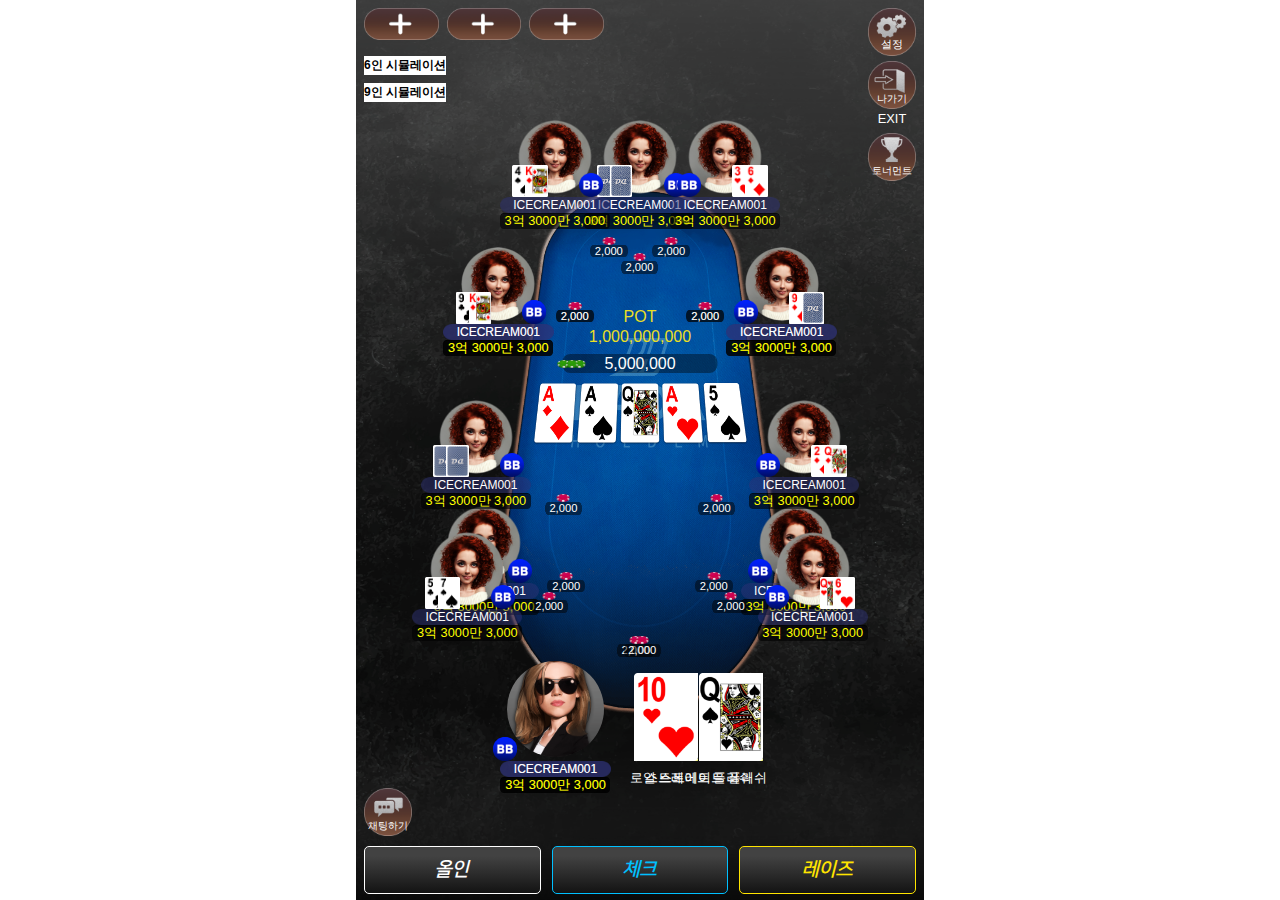
<file: game.html>
<!DOCTYPE html><!--  This site was created in Webflow. https://www.webflow.com  -->
<!--  Last Published: Fri Nov 24 2023 08:43:40 GMT+0000 (Coordinated Universal Time)  -->
<html data-wf-page="6507dff8a475ead3fb2be5df" data-wf-site="64eee95f1b293c2901828879">
<head>
  <meta charset="utf-8">
  <title>game</title>
  <meta content="game" property="og:title">
  <meta content="game" property="twitter:title">
  <meta content="width=device-width, initial-scale=1" name="viewport">
  <meta content="Webflow" name="generator">
  <link href="css/normal.min.css" rel="stylesheet" type="text/css">
  <link href="css/sub.min.css" rel="stylesheet" type="text/css">
  <link href="css/main.min.css" rel="stylesheet" type="text/css">
  <script type="text/javascript">!function(o,c){var n=c.documentElement,t=" w-mod-";n.className+=t+"js",("ontouchstart"in o||o.DocumentTouch&&c instanceof DocumentTouch)&&(n.className+=t+"touch")}(window,document);</script>
  <link href="images/favicon.ico" rel="shortcut icon" type="image/x-icon">
  <link href="images/webclip.png" rel="apple-touch-icon">
  <style>
	.btn.leave::after{
		content: attr(data-name);
        position: absolute;
        bottom: 0%;
        right: 100%;
        z-index: 99;
        border: 5px solid pink;
        white-space: nowrap;
        color: white;
        display: none;
        font-size: 0.75em;
	}
	.btn.leave:hover::after{
		display: block;
	}
  </style>
</head>
<body>
  <div class="w-form">
    <form id="email-form" name="email-form" data-name="Email Form" method="get" data-wf-page-id="6507dff8a475ead3fb2be5df" data-wf-element-id="52955495-6b7c-d70f-34f3-4e74512c453d">
      <div class="container game">
        <div class="gameframe">
          <div class="tablewrap"><img src="images/game_table.png" loading="lazy" sizes="(max-width: 479px) 64vw, (max-width: 991px) 37vw, 282.265625px" srcset="images/game_table-p-500.png 500w, images/game_table-p-800.png 800w, images/game_table.png 989w" alt="" class="tablebg">
            <div class="gameui">
              <div class="tablecardbox">
                <div class="tablecardwrap"><img src="images/1_diamond01.png" loading="lazy" alt="" class="tablecard"></div>
                <div class="tablecardwrap _2"><img src="images/2_space01.png" loading="lazy" alt="" class="tablecard _2"></div>
                <div class="tablecardwrap _3"><img src="images/3_space12.png" loading="lazy" alt="" class="tablecard _3"></div>
                <div class="tablecardwrap _4"><img src="images/4_heart01.png" loading="lazy" alt="" class="tablecard _4"></div>
                <div class="tablecardwrap _5"><img src="images/5_space05.png" loading="lazy" alt="" class="tablecard _5 effect"></div>
              </div>
              <div class="potbox">
                <div class="divtext totalmoney">POT<br>1,000,000,000</div>
                <div class="betbox">
                  <div class="betchipwrap"><img src="images/game_chip2.png" loading="lazy" alt="" class="betchipimg"><img src="images/game_chip2.png" loading="lazy" alt="" class="betchipimg _2"><img src="images/game_chip2.png" loading="lazy" alt="" class="betchipimg _3"></div>
                  <div class="betmoney">5,000,000</div>
                </div>
              </div><img src="images/back.png" loading="lazy" alt="" class="d_card"><img src="images/game_chip1.png" loading="lazy" alt="" class="d_chip">
            </div>
            <div class="playerui">
              <div class="userbox6 _1">
                <div class="userbox-top">
                  <div class="profilebox">
                    <div class="timerprofile"><img src="images/game_profile1.png" loading="lazy" alt="" class="userinfo-profile _2"></div>
                  </div>
                  <div class="cardbox left">
                    <div class="cardwrap"><img src="images/back.png" loading="lazy" alt="" class="card"></div>
                    <div class="cardwrap"><img src="images/back.png" loading="lazy" alt="" class="card right"></div>
                  </div>
                  <div class="action raise"></div>
                  <div class="speechbubble right"><img src="images/emg_01.png" loading="lazy" alt="" class="sb-emoticon"></div>
                  <div class="speechaction right">
                    <div class="imgbubble right check"></div>
                    <div class="sa-text check"></div>
                  </div>
                  <div class="userinfo-blind right">
                    <div class="bb"></div>
                    <div class="sb"></div>
                    <div class="d"></div>
                  </div><img src="images/crown_user.png" loading="lazy" alt="" class="winnercrown">
                </div>
                <div class="userbox-bottom">
                  <div class="userinfo-nickname _2">ICECREAM001</div>
                  <div class="userinfo-balance _2">3억 3000만 3,000</div>
                </div>
                <div class="chipwrap6 _1">
                  <div class="chipbox"><img src="images/game_chip1.png" loading="lazy" alt="" class="chip"></div>
                  <div class="chipamount">2,000</div>
                </div>
              </div>
              <div class="userbox6 _2">
                <div class="userbox-top">
                  <div class="profilebox">
                    <div class="timerprofile"><img src="images/game_profile1.png" loading="lazy" alt="" class="userinfo-profile _2"></div>
                  </div>
                  <div class="cardbox left">
                    <div class="cardwrap"><img src="images/back.png" loading="lazy" alt="" class="card"></div>
                    <div class="cardwrap"><img src="images/back.png" loading="lazy" alt="" class="card right"></div>
                  </div>
                  <div class="action raise"></div>
                  <div class="speechbubble right"><img src="images/e_text_1.png" loading="lazy" alt="" class="sb-emoticon"></div>
                  <div class="speechaction right">
                    <div class="imgbubble right raise"></div>
                    <div class="sa-text raise"></div>
                  </div>
                  <div class="userinfo-blind right">
                    <div class="bb"></div>
                    <div class="sb"></div>
                    <div class="d"></div>
                  </div><img src="images/crown_user.png" loading="lazy" alt="" class="winnercrown">
                </div>
                <div class="userbox-bottom">
                  <div class="userinfo-nickname _2">ICECREAM001</div>
                  <div class="userinfo-balance _2">3억 3000만 3,000</div>
                </div>
                <div class="chipwrap6 _2">
                  <div class="chipbox"><img src="images/game_chip1.png" loading="lazy" alt="" class="chip"></div>
                  <div class="chipamount">2,000</div>
                </div>
              </div>
              <div class="userbox6 _3">
                <div class="userbox-top">
                  <div class="profilebox">
                    <div class="timerprofile"><img src="images/game_profile1.png" loading="lazy" alt="" class="userinfo-profile _2"></div>
                  </div>
                  <div class="cardbox left">
                    <div class="cardwrap"><img src="images/back.png" loading="lazy" alt="" class="card"></div>
                    <div class="cardwrap"><img src="images/back.png" loading="lazy" alt="" class="card right"></div>
                  </div>
                  <div class="action raise"></div>
                  <div class="speechbubble right"><img src="images/e_text_6.png" loading="lazy" alt="" class="sb-emoticon"></div>
                  <div class="speechaction right">
                    <div class="imgbubble right check"></div>
                    <div class="sa-text check"></div>
                  </div>
                  <div class="userinfo-blind right">
                    <div class="bb"></div>
                    <div class="sb"></div>
                    <div class="d"></div>
                  </div><img src="images/crown_user.png" loading="lazy" alt="" class="winnercrown">
                </div>
                <div class="userbox-bottom">
                  <div class="userinfo-nickname _2">ICECREAM001</div>
                  <div class="userinfo-balance _2">3억 3000만 3,000</div>
                </div>
                <div class="chipwrap6 _3">
                  <div class="chipbox"><img src="images/game_chip1.png" loading="lazy" alt="" class="chip"></div>
                  <div class="chipamount">2,000</div>
                </div>
              </div>
              <div class="userbox6 _4 my">
                <div class="userbox-top">
                  <div class="profilebox my">
                    <div class="timerprofile"><img src="images/game_profile1.png" loading="lazy" alt="" class="userinfo-profile _2"></div>
                  </div>
                  <div class="action raise"></div>
                  <div class="speechbubble left my"><img src="images/e_text_8.png" loading="lazy" alt="" class="sb-emoticon my"></div>
                  <div class="speechaction left my">
                    <div class="imgbubble left check"></div>
                    <div class="sa-text check"></div>
                  </div>
                  <div class="cardbox my">
                    <div class="jokbo">스트레이트 플러쉬</div>
                    <div class="cardwrap my"><img src="images/diamond13.png" loading="lazy" alt="" class="card my"></div>
                    <div class="cardwrap my _2"><img src="images/heart13.png" loading="lazy" alt="" class="card my _2"></div>
                  </div>
                  <div class="userinfo-blind left">
                    <div class="bb"></div>
                    <div class="sb"></div>
                    <div class="d"></div>
                  </div><img src="images/crown_user.png" loading="lazy" alt="" class="winnercrown">
                </div>
                <div class="userbox-bottom">
                  <div class="userinfo-nickname _2">ICECREAM001</div>
                  <div class="userinfo-balance _2">3억 3000만 3,000</div>
                </div>
                <div class="chipwrap6 _4 my">
                  <div class="chipbox"><img src="images/game_chip1.png" loading="lazy" alt="" class="chip"></div>
                  <div class="chipamount">2,000</div>
                </div>
              </div>
              <div class="userbox6 _5">
                <div class="userbox-top">
                  <div class="profilebox">
                    <div class="timerprofile"><img src="images/game_profile1.png" loading="lazy" alt="" class="userinfo-profile _2"></div>
                  </div>
                  <div class="cardbox right">
                    <div class="cardwrap"><img src="images/back.png" loading="lazy" alt="" class="card left"></div>
                    <div class="cardwrap"><img src="images/back.png" loading="lazy" alt="" class="card"></div>
                  </div>
                  <div class="action raise"></div>
                  <div class="speechbubble left"><img src="images/emg_01.png" loading="lazy" alt="" class="sb-emoticon"></div>
                  <div class="speechaction left">
                    <div class="imgbubble left check"></div>
                    <div class="sa-text check"></div>
                  </div>
                  <div class="userinfo-blind left">
                    <div class="bb"></div>
                    <div class="sb"></div>
                    <div class="d"></div>
                  </div><img src="images/crown_user.png" loading="lazy" alt="" class="winnercrown">
                </div>
                <div class="userbox-bottom">
                  <div class="userinfo-nickname _2">ICECREAM001</div>
                  <div class="userinfo-balance _2">3억 3000만 3,000</div>
                </div>
                <div class="chipwrap6 _5">
                  <div class="chipbox"><img src="images/game_chip1.png" loading="lazy" alt="" class="chip"></div>
                  <div class="chipamount">2,000</div>
                </div>
              </div>
              <div class="userbox6 _6">
                <div class="userbox-top">
                  <div class="profilebox">
                    <div class="timerprofile"><img src="images/game_profile1.png" loading="lazy" alt="" class="userinfo-profile _2"></div>
                  </div>
                  <div class="cardbox right">
                    <div class="cardwrap"><img src="images/back.png" loading="lazy" alt="" class="card left"></div>
                    <div class="cardwrap"><img src="images/back.png" loading="lazy" alt="" class="card effect"></div>
                  </div>
                  <div class="action raise"></div>
                  <div class="speechbubble left"><img src="images/emg_01.png" loading="lazy" alt="" class="sb-emoticon"></div>
                  <div class="speechaction left">
                    <div class="imgbubble left check"></div>
                    <div class="sa-text check"></div>
                  </div>
                  <div class="userinfo-blind left">
                    <div class="bb"></div>
                    <div class="sb"></div>
                    <div class="d"></div>
                  </div><img src="images/crown_user.png" loading="lazy" alt="" class="winnercrown">
                </div>
                <div class="userbox-bottom">
                  <div class="userinfo-nickname _2">ICECREAM001</div>
                  <div class="userinfo-balance _2">3억 3000만 3,000</div>
                </div>
                <div class="chipwrap6 _6">
                  <div class="chipbox"><img src="images/game_chip1.png" loading="lazy" alt="" class="chip"></div>
                  <div class="chipamount">2,000</div>
                </div>
              </div>
            </div>
            <div class="playerui _2">
              <div class="userbox9 _1">
                <div class="userbox-top">
                  <div class="profilebox">
                    <div class="timerprofile"><img src="images/game_profile1.png" loading="lazy" alt="" class="userinfo-profile _2"></div>
                  </div>
                  <div class="cardbox left">
                    <div class="cardwrap"><img src="images/u_space04.png" loading="lazy" alt="" class="card"></div>
                    <div class="cardwrap"><img src="images/u_diamond13.png" loading="lazy" alt="" class="card right"></div>
                  </div>
                  <div class="action raise"></div>
                  <div class="speechbubble left"><img src="images/e_text_5.png" loading="lazy" alt="" class="sb-emoticon"></div>
                  <div class="userinfo-blind right">
                    <div class="bb"></div>
                    <div class="sb"></div>
                    <div class="d"></div>
                  </div>
                  <div class="speechaction right">
                    <div class="imgbubble right fold"></div>
                    <div class="sa-text fold"></div>
                  </div><img src="images/crown_user.png" loading="lazy" alt="" class="winnercrown">
                </div>
                <div class="userbox-bottom">
                  <div class="userinfo-nickname _2">ICECREAM001</div>
                  <div class="userinfo-balance _2">3억 3000만 3,000</div>
                </div>
                <div class="chipwrap9 _1">
                  <div class="chipbox"><img src="images/game_chip1.png" loading="lazy" alt="" class="chip"></div>
                  <div class="chipamount">2,000</div>
                </div>
              </div>
              <div class="userbox9 _2">
                <div class="userbox-top">
                  <div class="profilebox">
                    <div class="timerprofile"><img src="images/game_profile1.png" loading="lazy" alt="" class="userinfo-profile _2"></div>
                  </div>
                  <div class="action raise"></div>
                  <div class="speechbubble right"><img src="images/emg_58.png" loading="lazy" alt="" class="sb-emoticon"></div>
                  <div class="cardbox left">
                    <div class="cardwrap"><img src="images/u_clover09.png" loading="lazy" alt="" class="card"></div>
                    <div class="cardwrap"><img src="images/u_diamond13.png" loading="lazy" alt="" class="card right"></div>
                  </div>
                  <div class="userinfo-blind right">
                    <div class="bb"></div>
                    <div class="sb"></div>
                    <div class="d"></div>
                  </div>
                  <div class="speechaction right">
                    <div class="imgbubble right call"></div>
                    <div class="sa-text call"></div>
                  </div><img src="images/crown_user.png" loading="lazy" alt="" class="winnercrown">
                </div>
                <div class="userbox-bottom">
                  <div class="userinfo-nickname _2">ICECREAM001</div>
                  <div class="userinfo-balance _2">3억 3000만 3,000</div>
                </div>
                <div class="chipwrap9 _2">
                  <div class="chipbox"><img src="images/game_chip1.png" loading="lazy" alt="" class="chip"></div>
                  <div class="chipamount">2,000</div>
                </div>
              </div>
              <div class="userbox9 _3">
                <div class="userbox-top">
                  <div class="profilebox">
                    <div class="timerprofile"><img src="images/game_profile1.png" loading="lazy" alt="" class="userinfo-profile _2"></div>
                  </div>
                  <div class="action raise"></div>
                  <div class="speechbubble right"><img src="images/e_text_8.png" loading="lazy" alt="" class="sb-emoticon"></div>
                  <div class="cardbox left">
                    <div class="cardwrap"><img src="images/u_back.png" loading="lazy" alt="" class="card"></div>
                    <div class="cardwrap"><img src="images/u_back.png" loading="lazy" alt="" class="card right"></div>
                  </div>
                  <div class="userinfo-blind right">
                    <div class="bb"></div>
                    <div class="sb"></div>
                    <div class="d"></div>
                  </div>
                  <div class="speechaction right">
                    <div class="imgbubble right check"></div>
                    <div class="sa-text check"></div>
                  </div><img src="images/crown_user.png" loading="lazy" alt="" class="winnercrown">
                </div>
                <div class="userbox-bottom">
                  <div class="userinfo-nickname _2">ICECREAM001</div>
                  <div class="userinfo-balance _2">3억 3000만 3,000</div>
                </div>
                <div class="chipwrap9 _3">
                  <div class="chipbox"><img src="images/game_chip1.png" loading="lazy" alt="" class="chip"></div>
                  <div class="chipamount">2,000</div>
                </div>
              </div>
              <div class="userbox9 _4">
                <div class="userbox-top">
                  <div class="profilebox">
                    <div class="timerprofile"><img src="images/game_profile1.png" loading="lazy" alt="" class="userinfo-profile _2"></div>
                  </div>
                  <div class="action raise"></div>
                  <div class="speechbubble right"><img src="images/e_text_10.png" loading="lazy" alt="" class="sb-emoticon"></div>
                  <div class="speechaction right">
                    <div class="imgbubble right raise"></div>
                    <div class="sa-text raise"></div>
                  </div>
                  <div class="cardbox left">
                    <div class="cardwrap"><img src="images/u_clover05.png" loading="lazy" alt="" class="card"></div>
                    <div class="cardwrap"><img src="images/u_space07.png" loading="lazy" alt="" class="card right"></div>
                  </div>
                  <div class="userinfo-blind right">
                    <div class="bb"></div>
                    <div class="sb"></div>
                    <div class="d"></div>
                  </div><img src="images/crown_user.png" loading="lazy" alt="" class="winnercrown">
                </div>
                <div class="userbox-bottom">
                  <div class="userinfo-nickname _2">ICECREAM001</div>
                  <div class="userinfo-balance _2">3억 3000만 3,000</div>
                </div>
                <div class="chipwrap9 _4">
                  <div class="chipbox"><img src="images/game_chip1.png" loading="lazy" alt="" class="chip"></div>
                  <div class="chipamount">2,000</div>
                </div>
              </div>
              <div class="userbox9 my _5">
                <div class="userbox-top">
                  <div class="profilebox my">
                    <div class="timerprofile"><img src="images/bg_pro_7.png" loading="lazy" sizes="(max-width: 991px) 16vw, 96.1875px" srcset="images/bg_pro_7-p-500.png 500w, images/bg_pro_7.png 715w" alt="" class="userinfo-profile _2"></div>
                  </div>
                  <div class="action raise"></div>
                  <div class="speechbubble left my"><img src="images/e_text_8.png" loading="lazy" alt="" class="sb-emoticon my"></div>
                  <div class="speechaction my left">
                    <div class="imgbubble left allin"></div>
                    <div class="sa-text allin"></div>
                  </div>
                  <div class="cardbox my">
                    <div class="jokbo">로얄 스트레이트 플러쉬</div>
                    <div class="cardwrap my"><img src="images/heart10.png" loading="lazy" alt="" class="card my"></div>
                    <div class="cardwrap my _2"><img src="images/space12.png" loading="lazy" alt="" class="card my _2"></div>
                  </div>
                  <div class="userinfo-blind left">
                    <div class="bb"></div>
                    <div class="sb"></div>
                    <div class="d"></div>
                  </div><img src="images/crown_user.png" loading="lazy" alt="" class="winnercrown">
                </div>
                <div class="userbox-bottom">
                  <div class="userinfo-nickname _2">ICECREAM001</div>
                  <div class="userinfo-balance _2">3억 3000만 3,000</div>
                </div>
                <div class="chipwrap9 my _5">
                  <div class="chipbox"><img src="images/game_chip1.png" loading="lazy" alt="" class="chip"></div>
                  <div class="chipamount">2,000</div>
                </div>
              </div>
              <div class="userbox9 _6">
                <div class="userbox-top">
                  <div class="profilebox">
                    <div class="timerprofile"><img src="images/game_profile1.png" loading="lazy" alt="" class="userinfo-profile _2"></div>
                  </div>
                  <div class="action raise"></div>
                  <div class="speechbubble left"><img src="images/emg_01.png" loading="lazy" alt="" class="sb-emoticon"></div>
                  <div class="cardbox right">
                    <div class="cardwrap"><img src="images/u_heart12.png" loading="lazy" alt="" class="card left"></div>
                    <div class="cardwrap"><img src="images/u_heart06.png" loading="lazy" alt="" class="card"></div>
                  </div>
                  <div class="userinfo-blind left">
                    <div class="bb"></div>
                    <div class="sb"></div>
                    <div class="d"></div>
                  </div>
                  <div class="speechaction left">
                    <div class="imgbubble left check"></div>
                    <div class="sa-text check"></div>
                  </div><img src="images/crown_user.png" loading="lazy" alt="" class="winnercrown">
                </div>
                <div class="userbox-bottom">
                  <div class="userinfo-nickname _2">ICECREAM001</div>
                  <div class="userinfo-balance _2">3억 3000만 3,000</div>
                </div>
                <div class="chipwrap9 _6">
                  <div class="chipbox"><img src="images/game_chip1.png" loading="lazy" alt="" class="chip"></div>
                  <div class="chipamount">2,000</div>
                </div>
              </div>
              <div class="userbox9 _7">
                <div class="userbox-top">
                  <div class="profilebox">
                    <div class="timerprofile"><img src="images/game_profile1.png" loading="lazy" alt="" class="userinfo-profile _2"></div>
                  </div>
                  <div class="action raise"></div>
                  <div class="speechbubble left"><img src="images/emg_01.png" loading="lazy" alt="" class="sb-emoticon"></div>
                  <div class="cardbox right">
                    <div class="cardwrap"><img src="images/u_diamond02.png" loading="lazy" alt="" class="card left"></div>
                    <div class="cardwrap"><img src="images/u_diamond12.png" loading="lazy" alt="" class="card"></div>
                  </div>
                  <div class="userinfo-blind left">
                    <div class="bb"></div>
                    <div class="sb"></div>
                    <div class="d"></div>
                  </div>
                  <div class="speechaction left">
                    <div class="imgbubble left check"></div>
                    <div class="sa-text check"></div>
                  </div><img src="images/crown_user.png" loading="lazy" alt="" class="winnercrown">
                </div>
                <div class="userbox-bottom">
                  <div class="userinfo-nickname _2">ICECREAM001</div>
                  <div class="userinfo-balance _2">3억 3000만 3,000</div>
                </div>
                <div class="chipwrap9 _7">
                  <div class="chipbox"><img src="images/game_chip1.png" loading="lazy" alt="" class="chip"></div>
                  <div class="chipamount">2,000</div>
                </div>
              </div>
              <div class="userbox9 _8">
                <div class="userbox-top">
                  <div class="profilebox">
                    <div class="timerprofile"><img src="images/game_profile1.png" loading="lazy" alt="" class="userinfo-profile _2"></div>
                  </div>
                  <div class="action raise"></div>
                  <div class="speechbubble left"><img src="images/e_text_6.png" loading="lazy" width="85" alt="" class="sb-emoticon"></div>
                  <div class="cardbox right">
                    <div class="cardwrap"><img src="images/u_diamond09.png" loading="lazy" alt="" class="card left"></div>
                    <div class="cardwrap"><img src="images/u_heart09.png" loading="lazy" alt="" class="card"></div>
                  </div>
                  <div class="userinfo-blind left">
                    <div class="bb"></div>
                    <div class="sb"></div>
                    <div class="d"></div>
                  </div>
                  <div class="speechaction left">
                    <div class="imgbubble left check"></div>
                    <div class="sa-text check"></div>
                  </div><img src="images/crown_user.png" loading="lazy" alt="" class="winnercrown">
                </div>
                <div class="userbox-bottom">
                  <div class="userinfo-nickname _2">ICECREAM001</div>
                  <div class="userinfo-balance _2">3억 3000만 3,000</div>
                </div>
                <div class="chipwrap9 _8">
                  <div class="chipbox"><img src="images/game_chip1.png" loading="lazy" alt="" class="chip"></div>
                  <div class="chipamount">2,000</div>
                </div>
              </div>
              <div class="userbox9 _9">
                <div class="userbox-top">
                  <div class="profilebox">
                    <div class="timerprofile"><img src="images/game_profile1.png" loading="lazy" alt="" class="userinfo-profile _2"></div>
                  </div>
                  <div class="action allin"></div>
                  <div class="speechbubble left"><img src="images/e_text_8.png" loading="lazy" alt="" class="sb-emoticon"></div>
                  <div class="cardbox right">
                    <div class="cardwrap"><img src="images/u_heart03.png" loading="lazy" alt="" class="card left"></div>
                    <div class="cardwrap"><img src="images/u_diamond06.png" loading="lazy" alt="" class="card"></div>
                  </div>
                  <div class="userinfo-blind left">
                    <div class="bb"></div>
                    <div class="sb"></div>
                    <div class="d"></div>
                  </div>
                  <div class="speechaction left">
                    <div class="imgbubble left allin"></div>
                    <div class="sa-text allin"></div>
                  </div><img src="images/crown_user.png" loading="lazy" alt="" class="winnercrown">
                </div>
                <div class="userbox-bottom">
                  <div class="userinfo-nickname _2">ICECREAM001</div>
                  <div class="userinfo-balance _2">3억 3000만 3,000</div>
                </div>
                <div class="chipwrap9 _9">
                  <div class="chipbox"><img src="images/game_chip1.png" loading="lazy" alt="" class="chip"></div>
                  <div class="chipamount">2,000</div>
                </div>
              </div>
            </div>
          </div>
          <div class="communityui">
            <div class="top-left">
              <div class="wrap waiting">
                <div class="btn waiting"></div>
                <div class="btn waiting"></div>
                <div class="btn waiting"></div>
              </div>
			  <div class="gameSeries">
				<div class="mode 6">6인 시뮬레이션</div>
				<div class="mode 9">9인 시뮬레이션</div>
			  </div>
            </div>
            <div class="top-right">
              <div class="flexdiv-v">
                <div class="btn setup">설정</div>
                <div class="div">
                  <div class="btn leave" data-name="게임대기방으로 이동합니다." data-link="gameroom.html">나가기</div>
                  <div class="divtext exit">EXIT</div>
                </div>
                <div class="btn tournament">토너먼트</div>
              </div>
            </div>
            <div class="bottom-left">
              <div class="chatbox">
                <div class="btn chat">채팅하기</div>
                <div class="emojibox">
                  <div class="emojibtnwrap">
                    <div class="btn emoji on">이모티콘</div>
                    <div class="btn emoji">단어</div>
                  </div>
                  <div class="emoticonbox">
                    <div class="emoticonwrap icon"><img src="images/emg_01.png" loading="lazy" id="w-node-a1bf2993-b60d-10eb-6322-d64bead8a759-fb2be5df" alt="" class="emoticon"><img src="images/emg_02.png" loading="lazy" id="w-node-_20fbf494-fe17-de2b-4d00-cb811a9c29df-fb2be5df" alt="" class="emoticon"><img src="images/emg_03.png" loading="lazy" id="w-node-_2e4ba625-3a3a-c964-9bea-19b7f8bf446b-fb2be5df" alt="" class="emoticon"><img src="images/emg_04.png" loading="lazy" id="w-node-_016ff6f8-70fe-7ec3-49a4-0b05cb8e2fe7-fb2be5df" alt="" class="emoticon"><img src="images/emg_05.png" loading="lazy" id="w-node-_7d503252-f518-28d1-b199-626f9a3f24ec-fb2be5df" alt="" class="emoticon"><img src="images/emg_06.png" loading="lazy" id="w-node-aa558b07-b388-d79e-3cc9-8331199a586c-fb2be5df" alt="" class="emoticon"><img src="images/emg_07.png" loading="lazy" id="w-node-d504e00a-99bb-7690-3b80-50762b87f347-fb2be5df" alt="" class="emoticon"><img src="images/emg_08.png" loading="lazy" id="w-node-ec220746-9a71-1cbe-9efe-013b0b360b35-fb2be5df" alt="" class="emoticon"><img src="images/emg_09.png" loading="lazy" id="w-node-_45f874ba-aa24-1b10-fb34-7a1128518fc6-fb2be5df" alt="" class="emoticon"><img src="images/emg_10.png" loading="lazy" id="w-node-_6d557437-bc9e-c76d-48f6-036d0f253d5e-fb2be5df" alt="" class="emoticon"><img src="images/emg_11.png" loading="lazy" id="w-node-_13b0a852-0cb5-8e1e-6151-033069f58d12-fb2be5df" alt="" class="emoticon"><img src="images/emg_12.png" loading="lazy" id="w-node-_8e3c40a2-8f2e-c0ea-7b68-27c2e0959131-fb2be5df" alt="" class="emoticon"><img src="images/emg_13.png" loading="lazy" id="w-node-_5046d667-dcf2-6229-f02a-901213b87675-fb2be5df" alt="" class="emoticon"><img src="images/emg_14.png" loading="lazy" id="w-node-_17a5805d-e5de-40d0-0482-95c425aa40a2-fb2be5df" alt="" class="emoticon"><img src="images/emg_15.png" loading="lazy" id="w-node-_7e71f98d-bc53-cd9c-074b-8f3fd95563e7-fb2be5df" alt="" class="emoticon"><img src="images/emg_16.png" loading="lazy" id="w-node-_9afe06fb-0eaa-d478-fb9a-91a7bea89fab-fb2be5df" alt="" class="emoticon"><img src="images/emg_17.png" loading="lazy" id="w-node-_3f9fb3c2-d260-bec4-3413-ece4bc71359c-fb2be5df" alt="" class="emoticon"><img src="images/emg_18.png" loading="lazy" id="w-node-dc31176c-c3a6-d73a-301c-7febe98eb585-fb2be5df" alt="" class="emoticon"><img src="images/emg_19.png" loading="lazy" id="w-node-_798751fa-c6a6-5cb5-fff4-5fac68a0fb11-fb2be5df" alt="" class="emoticon"><img src="images/emg_20.png" loading="lazy" id="w-node-_6d4cec0f-d667-0064-184e-94423e6e3df2-fb2be5df" alt="" class="emoticon"><img src="images/emg_21.png" loading="lazy" id="w-node-_026017dc-6bea-9305-b3f0-6dcf1baf4ccd-fb2be5df" alt="" class="emoticon"><img src="images/emg_22.png" loading="lazy" id="w-node-_5efb87aa-dff5-3bfb-098a-833e21fd7f4a-fb2be5df" alt="" class="emoticon"><img src="images/emg_23.png" loading="lazy" id="w-node-_92107ee7-a3fb-ea76-cfe8-5246b8584500-fb2be5df" alt="" class="emoticon"><img src="images/emg_24.png" loading="lazy" id="w-node-cf3f4ab8-426b-eaf0-5cd9-61cb58f8bd21-fb2be5df" alt="" class="emoticon"><img src="images/emg_25.png" loading="lazy" id="w-node-_5c312604-6459-a09e-1bbb-1b67a57ec4b4-fb2be5df" alt="" class="emoticon"><img src="images/emg_26.png" loading="lazy" id="w-node-_85528258-5986-9116-b173-a19246b7ab63-fb2be5df" alt="" class="emoticon"><img src="images/emg_27.png" loading="lazy" id="w-node-_6c84804d-9b75-af26-d4be-9ead3eeb13fa-fb2be5df" alt="" class="emoticon"><img src="images/emg_28.png" loading="lazy" id="w-node-b3827e90-5827-2ee5-acc2-2fc3bfbd3072-fb2be5df" alt="" class="emoticon"><img src="images/emg_29.png" loading="lazy" id="w-node-bd2fe3ae-3639-a23f-49e6-12c11d72c96b-fb2be5df" alt="" class="emoticon"><img src="images/emg_30.png" loading="lazy" id="w-node-_28dc80e3-4891-9e90-7801-7c4b87dfa4f5-fb2be5df" alt="" class="emoticon"><img src="images/emg_31.png" loading="lazy" id="w-node-_237178fc-73c6-eee7-df19-7c6d1a95dfad-fb2be5df" alt="" class="emoticon"><img src="images/emg_32.png" loading="lazy" id="w-node-_8540204d-cfb1-255f-4d22-893e51738928-fb2be5df" alt="" class="emoticon"><img src="images/emg_33.png" loading="lazy" id="w-node-ad9f4867-2c66-87c5-24b0-4b228a5094f7-fb2be5df" alt="" class="emoticon"><img src="images/emg_34.png" loading="lazy" id="w-node-_1c1bde7f-bd45-2d98-e6c2-d6a7def3c34a-fb2be5df" alt="" class="emoticon"><img src="images/emg_35.png" loading="lazy" id="w-node-_3b7b2df2-3596-82ce-409b-6e6ff5a7e4ba-fb2be5df" alt="" class="emoticon"><img src="images/emg_36.png" loading="lazy" id="w-node-e4c7bd4d-52cf-f695-cca7-ab3d6dcccd2c-fb2be5df" alt="" class="emoticon"><img src="images/emg_37.png" loading="lazy" id="w-node-_409c1b70-c41d-b5d8-aa59-337f8b805f3f-fb2be5df" alt="" class="emoticon"><img src="images/emg_38.png" loading="lazy" id="w-node-_6a327d6a-51fc-d04b-9f25-783c2be82410-fb2be5df" alt="" class="emoticon"><img src="images/emg_39.png" loading="lazy" id="w-node-_5cd3cf7b-e014-bf84-cc4d-ef229fe485b6-fb2be5df" alt="" class="emoticon"><img src="images/emg_40.png" loading="lazy" id="w-node-_6fa07b70-0648-57b4-257e-6d3e154637b7-fb2be5df" alt="" class="emoticon"><img src="images/emg_41.png" loading="lazy" id="w-node-_0e46a722-f0d9-2807-6013-7fcaba81173e-fb2be5df" alt="" class="emoticon"><img src="images/emg_42.png" loading="lazy" id="w-node-_90195377-ff15-ffbc-040a-7d7ad9518ebb-fb2be5df" alt="" class="emoticon"><img src="images/emg_43.png" loading="lazy" id="w-node-_9ca666e5-6129-d57a-6654-796d2b04388e-fb2be5df" alt="" class="emoticon"><img src="images/emg_44.png" loading="lazy" id="w-node-_60a86750-d40c-33fd-3fb7-8d8c85a6b15a-fb2be5df" alt="" class="emoticon"><img src="images/emg_45.png" loading="lazy" id="w-node-_7849f506-3c5a-e6c6-5cd2-c0f4ea99a0c7-fb2be5df" alt="" class="emoticon"><img src="images/emg_46.png" loading="lazy" id="w-node-c4e366ac-c1bc-c343-2b79-6cdf426eae37-fb2be5df" alt="" class="emoticon"><img src="images/emg_47.png" loading="lazy" id="w-node-b34b0ced-1b89-b9e5-c1bd-1d880956c431-fb2be5df" alt="" class="emoticon"><img src="images/emg_48.png" loading="lazy" id="w-node-ff006743-47a8-e7eb-ca1f-958f71d03e0f-fb2be5df" alt="" class="emoticon"><img src="images/emg_49.png" loading="lazy" id="w-node-_6869bb3a-de86-0961-f6d2-a5e4580c18d4-fb2be5df" alt="" class="emoticon"><img src="images/emg_50.png" loading="lazy" id="w-node-d22d2405-196c-cc6d-0ffd-3ff08b4de7fe-fb2be5df" alt="" class="emoticon"><img src="images/emg_51.png" loading="lazy" id="w-node-_7a690c8d-87a1-10dd-35ac-108b0650b4a7-fb2be5df" alt="" class="emoticon"><img src="images/emg_52.png" loading="lazy" id="w-node-a8a814e7-05d7-2ebd-2896-2c44ec27316c-fb2be5df" alt="" class="emoticon"><img src="images/emg_53.png" loading="lazy" id="w-node-c8d7f353-f343-dc0b-9b53-cab15b93e063-fb2be5df" alt="" class="emoticon"><img src="images/emg_54.png" loading="lazy" id="w-node-_0ec0ea9e-ebee-ab67-fada-1d4a6cd33583-fb2be5df" alt="" class="emoticon"><img src="images/emg_55.png" loading="lazy" id="w-node-_60e7beb2-d35d-5f7d-620f-0376a20e231a-fb2be5df" alt="" class="emoticon"><img src="images/emg_56.png" loading="lazy" id="w-node-a22a805a-1dbf-f693-2647-72d0a0742412-fb2be5df" alt="" class="emoticon"><img src="images/emg_57.png" loading="lazy" id="w-node-_6d657d12-53f0-62c3-c1d7-fd136a42ed32-fb2be5df" alt="" class="emoticon"><img src="images/emg_58.png" loading="lazy" id="w-node-c67f06ab-81e5-a24d-bb9b-2ac7ba797042-fb2be5df" alt="" class="emoticon"><img src="images/emg_59.png" loading="lazy" id="w-node-e005001a-ba48-f3b9-97ed-c662747ed691-fb2be5df" alt="" class="emoticon"><img src="images/emg_60.png" loading="lazy" id="w-node-da1f90c2-98f4-f534-07f9-cd61db775c33-fb2be5df" alt="" class="emoticon"><img src="images/emg_61.png" loading="lazy" id="w-node-_2d757f27-0afc-615f-7cb7-e1661dc3e791-fb2be5df" alt="" class="emoticon"><img src="images/emg_62.png" loading="lazy" id="w-node-e7acbaec-bebb-a12d-cfa9-706c62382e56-fb2be5df" alt="" class="emoticon"></div>
                    <div class="emoticonwrap word"><img src="images/e_text_1.png" loading="lazy" width="77" id="w-node-_6a6bdaa0-d1d9-53d0-e1da-67f676f76785-fb2be5df" alt="" class="wordicon"><img src="images/e_text_2.png" loading="lazy" id="w-node-de03b4ae-24d1-3d2b-dcea-d8e9c6c6f7c9-fb2be5df" alt="" class="wordicon"><img src="images/e_text_3.png" loading="lazy" id="w-node-_203c8b74-ae16-b2b2-6e98-c0ef736cc88d-fb2be5df" alt="" class="wordicon"><img src="images/e_text_4.png" loading="lazy" id="w-node-_3855c52e-8955-860d-8ee1-1a3f93d83e1f-fb2be5df" alt="" class="wordicon"><img src="images/e_text_5.png" loading="lazy" id="w-node-_72d72b76-f71a-9c4a-6ffc-91707b685ae6-fb2be5df" alt="" class="wordicon"><img src="images/e_text_7.png" loading="lazy" id="w-node-_51939770-35dd-bef0-cb37-ed3f18b1abc9-fb2be5df" alt="" class="wordicon"><img src="images/e_text_8.png" loading="lazy" id="w-node-_23e28862-7be2-20e1-33b5-b8d4cfaa8062-fb2be5df" alt="" class="wordicon"><img src="images/e_text_9.png" loading="lazy" id="w-node-_28720ef9-f6dc-8e43-9687-a4f0e9816892-fb2be5df" alt="" class="wordicon"><img src="images/e_text_10.png" loading="lazy" id="w-node-e9d3b8a3-3669-afa7-70b9-5eedab5648ba-fb2be5df" alt="" class="wordicon"></div>
                  </div>
                </div>
              </div>
            </div>
            <div class="bottom-right">
              <div class="raisebg">
                <div class="raisebg-left">
                  <div class="code inputraise w-embed"><span class="bar"><span class="fill"></span></span>
                    <input type="range" name="raise" class="input-raise" min="0" max="100" value="100">
                    <style>
input[type='range'].input-raise {
		-webkit-appearance: none;
		width: 13rem;
		height: 1.5rem;
		/* background: rgba(0,0,0,1); */
		border-radius: 3px;
		position: absolute;
		left:50%;
		top:50%;
		transform: rotate(-90deg) translate(-50%, -50%);
		transform-origin: 0 0;
		z-index:3;
		outline: none;
		background-color: transparent;
	}
	/* Input Thumb */
	input[type='range'].input-raise::-webkit-slider-thumb {
		-webkit-appearance: none;
		width: 1.5rem;
		height:2.5rem;
		border-radius:0;
		border:1px solid transparent;
		background-image: url(https://assets.website-files.com/64eee95f1b293c2901828879/6501465676037eb549669653_bt_raise_1.png);
		background-size: 100% 100%;
		background-repeat: no-repeat;
		transform:rotate(90deg);
		cursor:ns-resize;
    background-color:transparent;
	}
	input[type='range'].input-raise::-moz-range-thumb {
		-webkit-appearance: none;
		width: 1.25rem;
		height:2.5rem;
		border-radius:0;
		border:1px solid transparent;
		background-image: url(https://assets.website-files.com/64eee95f1b293c2901828879/6501465676037eb549669653_bt_raise_1.png);
		background-size: 100% 100%;
		background-repeat: no-repeat;
		transform:rotate(90deg);
		cursor:ns-resize;
    background-color:transparent;
	}
	input[type='range'].input-raise::-ms-thumb {
		-webkit-appearance: none;
		width: 1.25rem;
		height:2.5rem;
		border-radius:0;
		border:1px solid transparent;
		background-image: url(https://assets.website-files.com/64eee95f1b293c2901828879/6501465676037eb549669653_bt_raise_1.png);
		background-size: 100% 100%;
		background-repeat: no-repeat;
		transform:rotate(90deg);
		cursor:ns-resize;
    background-color:transparent;
	}
	.raisebg-left .bar,.raisebg-left .fill{
		position: absolute;
		left: 0;
		right:0;
	}
	.raisebg-left .bar{
		z-index:1;
		top:10px;
		bottom:10px;
		background-color: rgba(0,0,0,.2);
	}
	.raisebg-left .bar::before,.raisebg-left .bar::after{
		content:"";
		position: absolute;
		left: 0;
		right: 0;
		height:10px;
	}
	.raisebg-left .bar::before{
		bottom:100%;
		background-color:rgba(0,0,0,.2);
		border-top-left-radius: 10px;
		border-top-right-radius: 10px;
	}
	.raisebg-left .bar::after{
		top:100%;
		background-color:#14bfeb;
		border-bottom-left-radius: 10px;
		border-bottom-right-radius: 10px;
	}
	.raisebg-left .fill{
		z-index:2;
		bottom:0;
		height:100%;
		overflow:hidden;
	}
	.raisebg-left .fill::before{
		content:"";
		position: absolute;
		left: 0;
		right: 0;
		height: 100%;
		bottom: 0;
		background-image: linear-gradient(to top, #14bfeb, #8dca7f, #d6c33a, #f99312, #f45b0b, #f12c06);
	}
</style>
                  </div>
                </div>
                <div class="raisebg-right">
                  <div class="raise-amount">500만 3,000</div>
                  <div class="raisebtnwrap">
                    <div id="w-node-_069108fa-a865-6e4f-2593-e1f1f906fa64-fb2be5df" class="btn raisebtn max">최대</div>
                    <div class="btn raisebtn min">최소</div>
                    <div class="btn raisebtn _3bb">3BB</div>
                    <div class="btn raisebtn plus">+</div>
                    <div class="btn raisebtn close">-</div>
                    <div class="btn raisebtn close">닫기</div>
                  </div>
                </div>
              </div>
            </div>
          </div>
          <div class="bettingbox">
            <div class="btn bet">올인</div>
            <div class="btn bet check">체크</div>
            <div class="btn bet raise">레이즈</div>
            <div class="waitscreen">Waiting . . .</div>
          </div>
          <div class="popupframe inspection">
            <div class="popup inspection">
              <div class="popuptitle">
                <h3 class="heading _2">긴급알림</h3>
              </div>
              <p class="paragraph">긴급 서버 점검이 있을 예정입니다.<br>이용에 불편을 드려 대단히 죄송합니다.<br>점검 사유 : <span class="span inspection-reason">DDOS 공격 대비</span></p>
              <p class="paragraph inspection-comments">게임이 예고없이 강제 종료될 수 있습니다.<br>긴급알림멘트긴급알림멘트긴급알림멘트<br>긴급알림멘트긴급알림멘트긴급알림멘트<br>긴급알림멘트긴급알림멘트긴급알림멘트</p>
              <p class="paragraph">점검시간<br><span class="span inspection-time">13:00~15:00</span></p>
              <div class="btnwrap flexdiv-v center">
                <div class="btn confirm _2">확인</div>
                <div class="divtext">확인 버튼을 누르면 창이 닫힙니다.</div>
              </div>
            </div>
          </div>
          <div class="popupframe sound">
            <div class="popup sound">
              <div class="divtext soundtext">설정</div>
              <div class="soundbox">
                <div class="icon sound on"></div>
                <div class="code sound w-embed"><input type="range" name="gamesound" class="input-sound" value="0" min="0" max="100">
                  <style>
	input[type='range'].input-sound {
		-webkit-appearance: none;
		width: 100%;
		height: 0.75rem;
		background: rgba(0,0,0,1);
		border-radius: 3px;
		border:1px solid #383838;
		background-image: linear-gradient(to right, #14bfeb, #8dca7f, #d6c33a, #f99312, #f45b0b, #f12c06);
		background-size: 0% 100%;
		background-repeat: no-repeat;
	}
	/* Input Thumb */
	input[type='range'].input-sound::-webkit-slider-thumb {
		-webkit-appearance: none;
		height: 1.5rem;
		width: 1.5rem;
		border-radius: 50%;
		background: #7f7f7f;
		cursor: ew-resize;
		box-shadow: inset 0 1px 2px 0 #fff;
	}
	input[type='range'].input-sound::-moz-range-thumb {
		-webkit-appearance: none;
		height: 1.5rem;
		width: 1.5rem;
		border-radius: 50%;
		background: #7f7f7f;
		cursor: ew-resize;
		box-shadow: inset 0 1px 2px 0 #fff;
	}
	input[type='range'].input-sound::-ms-thumb {
		-webkit-appearance: none;
		height: 1.5rem;
		width: 1.5rem;
		border-radius: 50%;
		background: #7f7f7f;
		cursor: ew-resize;
		box-shadow: inset 0 1px 2px 0 #fff;
	}
	/* Input Track */
	input[type='range'].input-sound::-webkit-slider-runnable-track {
		-webkit-appearance: none;
		box-shadow: none;
		border: none;
		background: transparent;
	}
	input[type='range'].input-sound::-moz-range-track {
		-webkit-appearance: none;
		box-shadow: none;
		border: none;
		background: transparent;
	}
	input[type='range'].input-sound::-ms-track {
		-webkit-appearance: none;
		box-shadow: none;
		border: none;
		background: transparent;
	}
</style>
                </div>
              </div>
              <div class="btn popupclose"></div>
            </div>
          </div>
          <div class="popupframe gameresult showdown">
            <div class="popup showdown"><img src="images/showdown_font.png" loading="lazy" sizes="100vw" srcset="images/showdown_font-p-500.png 500w, images/showdown_font-p-800.png 800w, images/showdown_font-p-1080.png 1080w, images/showdown_font.png 1272w" alt="" class="img showdown"></div>
          </div>
          <div class="popupframe gameresult win">
            <div class="popup win"><img src="images/win_font.png" loading="lazy" sizes="100vw" srcset="images/win_font-p-500.png 500w, images/win_font-p-800.png 800w, images/win_font.png 944w" alt="" class="img win">
              <div class="resultbox">
                <div class="result">[A,Q,7,6,2] 스트레이트 플러쉬</div>
                <div class="result winner win">당신의 승리입니다.</div>
                <div class="result prize">+ 990억 칩</div>
              </div>
            </div>
          </div>
          <div class="popupframe gameresult draw">
            <div class="popup draw"><img src="images/draw_font.png" loading="lazy" sizes="100vw" srcset="images/draw_font-p-500.png 500w, images/draw_font-p-800.png 800w, images/draw_font-p-1080.png 1080w, images/draw_font.png 1154w" alt="" class="img draw">
              <div class="resultbox">
                <div class="result jokbo">[A,Q,7,6,2] 플러쉬</div>
                <div class="result winner draw">무승부입니다.</div>
                <div class="result prize">+ 990억 칩</div>
              </div>
            </div>
          </div>
          <div class="popupframe tournament">
            <div class="popup tournament">
              <div class="btn popupclose"></div>
              <div class="tournamentinfo-top">
                <div class="flexdiv-h center">
                  <div class="tournamentinfo playtime">13:32</div>
                  <div class="flexdiv-v">
                    <div class="tournamentinfo level">레벨 15</div>
                    <div class="tournamentinfo progresstime">진행중 01:33:22</div>
                  </div>
                </div>
                <div class="tournamentinfowrap">
                  <div class="tournamentinfo-left">
                    <div class="flexdiv-h both">
                      <div class="divtext">내 포지션</div>
                      <div class="tournamentinfo myrank">55</div>
                    </div>
                    <div class="flexdiv-h both">
                      <div class="divtext">참가자</div>
                      <div class="tournamentinfo participants">11/2000</div>
                    </div>
                    <div class="flexdiv-h both">
                      <div class="divtext">상금</div>
                      <div class="tournamentinfo prize">90억</div>
                    </div>
                  </div>
                  <div class="vertical-line"></div>
                  <div class="tournamentinfo-right">
                    <div class="flexdiv-h both">
                      <div class="divtext">현재 레벨</div>
                      <div class="tournamentinfo currentlevel">1.7K/3.9K(350)</div>
                    </div>
                    <div class="flexdiv-h both">
                      <div class="divtext">다음레벨</div>
                      <div class="tournamentinfo nextlevel">2K/4K(400</div>
                    </div>
                  </div>
                </div>
                <div class="flexdiv-h center">
                  <div class="buyintext">전체 바이인</div>
                  <div class="tournamentinfo buyin">380</div>
                </div>
              </div>
              <div class="horizontal-line"></div>
              <div class="tournamentinfo-bottom">
                <div class="tournamentinfo-tab">
                  <div id="w-node-_3fce9089-066d-187a-2886-84baa996654c-fb2be5df" class="t-tab on">랭킹</div>
                  <div id="w-node-afd4541c-e000-e36f-615b-8c97238c76d5-fb2be5df" class="t-tab">상금</div>
                  <div id="w-node-fd940d42-71e6-8c61-57fb-1221569af620-fb2be5df" class="t-tab">테이블</div>
                  <div id="w-node-a00a3d17-0624-5cb9-9c1c-0e13db8315a6-fb2be5df" class="t-tab">블라인드</div>
                </div>
                <div class="tournamentinfo-tabmenu">
                  <div class="t-tabmenu ranking">
                    <div class="t-titlewrap">
                      <div class="t-title">랭킹</div>
                      <div class="t-title">이름</div>
                      <div class="t-title">칩</div>
                      <div class="t-title"></div>
                    </div>
                    <div class="wrap t-listwrap">
                      <div class="t-list">
                        <div class="t-contents rank my">
                          <p class="paragraph">1</p><img src="images/tmnp_icon8.png" loading="lazy" alt="" class="icon ranksystem">
                        </div>
                        <div class="t-contents username">USER12345</div>
                        <div class="t-contents userchip">999,999</div>
                        <div class="t-contents"></div>
                      </div>
                      <div class="t-list">
                        <div class="t-contents rank">
                          <p class="paragraph">1</p><img src="images/tmnp_icon8.png" loading="lazy" alt="" class="icon ranksystem">
                        </div>
                        <div class="t-contents username">USER12345</div>
                        <div class="t-contents userchip">999,999</div>
                        <div class="t-contents"></div>
                      </div>
                      <div class="t-list">
                        <div class="t-contents rank">
                          <p class="paragraph">1</p><img src="images/tmnp_icon8.png" loading="lazy" alt="" class="icon ranksystem">
                        </div>
                        <div class="t-contents username">USER12345</div>
                        <div class="t-contents userchip">999,999</div>
                        <div class="t-contents"></div>
                      </div>
                      <div class="t-list">
                        <div class="t-contents rank">
                          <p class="paragraph">1</p><img src="images/tmnp_icon8.png" loading="lazy" alt="" class="icon ranksystem">
                        </div>
                        <div class="t-contents username">USER12345</div>
                        <div class="t-contents userchip">999,999</div>
                        <div class="t-contents"></div>
                      </div>
                      <div class="t-list">
                        <div class="t-contents rank">
                          <p class="paragraph">1</p><img src="images/tmnp_icon8.png" loading="lazy" alt="" class="icon ranksystem">
                        </div>
                        <div class="t-contents username">USER12345</div>
                        <div class="t-contents userchip">999,999</div>
                        <div class="t-contents"></div>
                      </div>
                      <div class="t-list">
                        <div class="t-contents rank">
                          <p class="paragraph">1</p><img src="images/tmnp_icon8.png" loading="lazy" alt="" class="icon ranksystem">
                        </div>
                        <div class="t-contents username">USER12345</div>
                        <div class="t-contents userchip">999,999</div>
                        <div class="t-contents"></div>
                      </div>
                      <div class="t-list">
                        <div class="t-contents rank">
                          <p class="paragraph">1</p><img src="images/tmnp_icon8.png" loading="lazy" alt="" class="icon ranksystem">
                        </div>
                        <div class="t-contents username">USER12345</div>
                        <div class="t-contents userchip">999,999</div>
                        <div class="t-contents"></div>
                      </div>
                      <div class="t-list">
                        <div class="t-contents rank">
                          <p class="paragraph">1</p><img src="images/tmnp_icon8.png" loading="lazy" alt="" class="icon ranksystem">
                        </div>
                        <div class="t-contents username">USER12345</div>
                        <div class="t-contents userchip">999,999</div>
                        <div class="t-contents"></div>
                      </div>
                      <div class="t-list">
                        <div class="t-contents rank">
                          <p class="paragraph">1</p><img src="images/tmnp_icon8.png" loading="lazy" alt="" class="icon ranksystem">
                        </div>
                        <div class="t-contents username">USER12345</div>
                        <div class="t-contents userchip">999,999</div>
                        <div class="t-contents"></div>
                      </div>
                      <div class="t-list">
                        <div class="t-contents rank">
                          <p class="paragraph">1</p><img src="images/tmnp_icon8.png" loading="lazy" alt="" class="icon ranksystem">
                        </div>
                        <div class="t-contents username">USER12345</div>
                        <div class="t-contents userchip">999,999</div>
                        <div class="t-contents"></div>
                      </div>
                      <div class="t-list">
                        <div class="t-contents rank">
                          <p class="paragraph">1</p><img src="images/tmnp_icon8.png" loading="lazy" alt="" class="icon ranksystem">
                        </div>
                        <div class="t-contents username">USER12345</div>
                        <div class="t-contents userchip">999,999</div>
                        <div class="t-contents"></div>
                      </div>
                      <div class="t-list">
                        <div class="t-contents rank">
                          <p class="paragraph">1</p><img src="images/tmnp_icon8.png" loading="lazy" alt="" class="icon ranksystem">
                        </div>
                        <div class="t-contents username">USER12345</div>
                        <div class="t-contents userchip">999,999</div>
                        <div class="t-contents"></div>
                      </div>
                      <div class="t-list">
                        <div class="t-contents rank">
                          <p class="paragraph">1</p><img src="images/tmnp_icon8.png" loading="lazy" alt="" class="icon ranksystem">
                        </div>
                        <div class="t-contents username">USER12345</div>
                        <div class="t-contents userchip">999,999</div>
                        <div class="t-contents"></div>
                      </div>
                      <div class="t-list">
                        <div class="t-contents rank">
                          <p class="paragraph">1</p><img src="images/tmnp_icon8.png" loading="lazy" alt="" class="icon ranksystem">
                        </div>
                        <div class="t-contents username">USER12345</div>
                        <div class="t-contents userchip">999,999</div>
                        <div class="t-contents"></div>
                      </div>
                      <div class="t-list">
                        <div class="t-contents rank">
                          <p class="paragraph">1</p><img src="images/tmnp_icon8.png" loading="lazy" alt="" class="icon ranksystem">
                        </div>
                        <div class="t-contents username">USER12345</div>
                        <div class="t-contents userchip">999,999</div>
                        <div class="t-contents"></div>
                      </div>
                    </div>
                  </div>
                  <div class="t-tabmenu prize">
                    <div class="t-titlewrap">
                      <div class="t-title">랭킹</div>
                      <div class="t-title">상금</div>
                      <div class="t-title"></div>
                      <div class="t-title"></div>
                    </div>
                    <div class="wrap t-listwrap scrollbox">
                      <div class="t-list">
                        <div class="t-contents rank my">
                          <p class="paragraph">1</p><img src="images/tmnp_icon8.png" loading="lazy" alt="" class="icon ranksystem">
                        </div>
                        <div class="t-contents prize">999,999</div>
                        <div class="t-contents"></div>
                        <div class="t-contents"></div>
                      </div>
                      <div class="t-list">
                        <div class="t-contents rank">
                          <p class="paragraph">2</p><img src="images/tmnp_icon8.png" loading="lazy" alt="" class="icon ranksystem">
                        </div>
                        <div class="t-contents prize">999,999</div>
                        <div class="t-contents"></div>
                        <div class="t-contents"></div>
                      </div>
                      <div class="t-list">
                        <div class="t-contents rank">
                          <p class="paragraph">7777</p><img src="images/tmnp_icon8.png" loading="lazy" alt="" class="icon ranksystem">
                        </div>
                        <div class="t-contents prize">999,999</div>
                        <div class="t-contents"></div>
                        <div class="t-contents"></div>
                      </div>
                      <div class="t-list">
                        <div class="t-contents rank">
                          <p class="paragraph">122222</p><img src="images/tmnp_icon8.png" loading="lazy" alt="" class="icon ranksystem">
                        </div>
                        <div class="t-contents prize">999,999</div>
                        <div class="t-contents"></div>
                        <div class="t-contents"></div>
                      </div>
                      <div class="t-list">
                        <div class="t-contents rank">
                          <p class="paragraph">122222</p><img src="images/tmnp_icon8.png" loading="lazy" alt="" class="icon ranksystem">
                        </div>
                        <div class="t-contents prize">999,999</div>
                        <div class="t-contents"></div>
                        <div class="t-contents"></div>
                      </div>
                      <div class="t-list">
                        <div class="t-contents rank">
                          <p class="paragraph">122222</p><img src="images/tmnp_icon8.png" loading="lazy" alt="" class="icon ranksystem">
                        </div>
                        <div class="t-contents prize">999,999</div>
                        <div class="t-contents"></div>
                        <div class="t-contents"></div>
                      </div>
                      <div class="t-list">
                        <div class="t-contents rank">
                          <p class="paragraph">122222</p><img src="images/tmnp_icon8.png" loading="lazy" alt="" class="icon ranksystem">
                        </div>
                        <div class="t-contents prize">999,999</div>
                        <div class="t-contents"></div>
                        <div class="t-contents"></div>
                      </div>
                      <div class="t-list">
                        <div class="t-contents rank">
                          <p class="paragraph">122222</p><img src="images/tmnp_icon8.png" loading="lazy" alt="" class="icon ranksystem">
                        </div>
                        <div class="t-contents prize">999,999</div>
                        <div class="t-contents"></div>
                        <div class="t-contents"></div>
                      </div>
                      <div class="t-list">
                        <div class="t-contents rank">
                          <p class="paragraph">122222</p><img src="images/tmnp_icon8.png" loading="lazy" alt="" class="icon ranksystem">
                        </div>
                        <div class="t-contents prize">999,999</div>
                        <div class="t-contents"></div>
                        <div class="t-contents"></div>
                      </div>
                      <div class="t-list">
                        <div class="t-contents rank">
                          <p class="paragraph">122222</p><img src="images/tmnp_icon8.png" loading="lazy" alt="" class="icon ranksystem">
                        </div>
                        <div class="t-contents prize">999,999</div>
                        <div class="t-contents"></div>
                        <div class="t-contents"></div>
                      </div>
                      <div class="t-list">
                        <div class="t-contents rank">
                          <p class="paragraph">122222</p><img src="images/tmnp_icon8.png" loading="lazy" alt="" class="icon ranksystem">
                        </div>
                        <div class="t-contents prize">999,999</div>
                        <div class="t-contents"></div>
                        <div class="t-contents"></div>
                      </div>
                      <div class="t-list">
                        <div class="t-contents rank">
                          <p class="paragraph">122222</p><img src="images/tmnp_icon8.png" loading="lazy" alt="" class="icon ranksystem">
                        </div>
                        <div class="t-contents prize">999,999</div>
                        <div class="t-contents"></div>
                        <div class="t-contents"></div>
                      </div>
                      <div class="t-list">
                        <div class="t-contents rank">
                          <p class="paragraph">122222</p><img src="images/tmnp_icon8.png" loading="lazy" alt="" class="icon ranksystem">
                        </div>
                        <div class="t-contents prize">999,999</div>
                        <div class="t-contents"></div>
                        <div class="t-contents"></div>
                      </div>
                      <div class="t-list">
                        <div class="t-contents rank">
                          <p class="paragraph">122222</p><img src="images/tmnp_icon8.png" loading="lazy" alt="" class="icon ranksystem">
                        </div>
                        <div class="t-contents prize">999,999</div>
                        <div class="t-contents"></div>
                        <div class="t-contents"></div>
                      </div>
                      <div class="t-list">
                        <div class="t-contents rank">
                          <p class="paragraph">122222</p><img src="images/tmnp_icon8.png" loading="lazy" alt="" class="icon ranksystem">
                        </div>
                        <div class="t-contents prize">999,999</div>
                        <div class="t-contents"></div>
                        <div class="t-contents"></div>
                      </div>
                      <div class="t-list">
                        <div class="t-contents rank">
                          <p class="paragraph">122222</p><img src="images/tmnp_icon8.png" loading="lazy" alt="" class="icon ranksystem">
                        </div>
                        <div class="t-contents prize">999,999</div>
                        <div class="t-contents"></div>
                        <div class="t-contents"></div>
                      </div>
                      <div class="t-list">
                        <div class="t-contents rank">
                          <p class="paragraph">122222</p><img src="images/tmnp_icon8.png" loading="lazy" alt="" class="icon ranksystem">
                        </div>
                        <div class="t-contents prize">999,999</div>
                        <div class="t-contents"></div>
                        <div class="t-contents"></div>
                      </div>
                    </div>
                  </div>
                  <div class="t-tabmenu table">
                    <div class="t-tablewrap">
                      <div class="t-tablelist">
                        <div class="t-tableinfo tablenum">1</div>
                        <div class="t-tableinfo participants"><img src="images/tmnp_people.png" loading="lazy" alt="" class="icon user">
                          <p class="paragraph">1</p>
                        </div>
                        <div class="t-tableinfo blind"><img src="images/tmnp_icon7_chip.png" loading="lazy" alt="" class="icon heartchip">
                          <p class="paragraph">3,555/999,999</p>
                        </div>
                        <div class="t-tableinfo arrow">▶</div>
                      </div>
                      <div class="t-tablelist">
                        <div class="t-tableinfo tablenum">2</div>
                        <div class="t-tableinfo participants"><img src="images/tmnp_people.png" loading="lazy" alt="" class="icon user">
                          <p class="paragraph">1</p>
                        </div>
                        <div class="t-tableinfo blind"><img src="images/tmnp_icon7_chip.png" loading="lazy" alt="" class="icon heartchip">
                          <p class="paragraph">999,555/999,999</p>
                        </div>
                        <div class="t-tableinfo arrow">▶</div>
                      </div>
                      <div class="t-tablelist">
                        <div class="t-tableinfo tablenum">3</div>
                        <div class="t-tableinfo participants"><img src="images/tmnp_people.png" loading="lazy" alt="" class="icon user">
                          <p class="paragraph">1</p>
                        </div>
                        <div class="t-tableinfo blind"><img src="images/tmnp_icon7_chip.png" loading="lazy" alt="" class="icon heartchip">
                          <p class="paragraph">3,555/999,999</p>
                        </div>
                        <div class="t-tableinfo arrow">▶</div>
                      </div>
                      <div class="t-tablelist">
                        <div class="t-tableinfo tablenum">4</div>
                        <div class="t-tableinfo participants"><img src="images/tmnp_people.png" loading="lazy" alt="" class="icon user">
                          <p class="paragraph">1</p>
                        </div>
                        <div class="t-tableinfo blind"><img src="images/tmnp_icon7_chip.png" loading="lazy" alt="" class="icon heartchip">
                          <p class="paragraph">3,555/999,999</p>
                        </div>
                        <div class="t-tableinfo arrow">▶</div>
                      </div>
                      <div class="t-tablelist">
                        <div class="t-tableinfo tablenum">1</div>
                        <div class="t-tableinfo participants"><img src="images/tmnp_people.png" loading="lazy" alt="" class="icon user">
                          <p class="paragraph">1</p>
                        </div>
                        <div class="t-tableinfo blind"><img src="images/tmnp_icon7_chip.png" loading="lazy" alt="" class="icon heartchip">
                          <p class="paragraph">3,555/999,999</p>
                        </div>
                        <div class="t-tableinfo arrow">▶</div>
                      </div>
                      <div class="t-tablelist">
                        <div class="t-tableinfo tablenum">1</div>
                        <div class="t-tableinfo participants"><img src="images/tmnp_people.png" loading="lazy" alt="" class="icon user">
                          <p class="paragraph">1</p>
                        </div>
                        <div class="t-tableinfo blind"><img src="images/tmnp_icon7_chip.png" loading="lazy" alt="" class="icon heartchip">
                          <p class="paragraph">3,555/999,999</p>
                        </div>
                        <div class="t-tableinfo arrow">▶</div>
                      </div>
                      <div class="t-tablelist">
                        <div class="t-tableinfo tablenum">1</div>
                        <div class="t-tableinfo participants"><img src="images/tmnp_people.png" loading="lazy" alt="" class="icon user">
                          <p class="paragraph">1</p>
                        </div>
                        <div class="t-tableinfo blind"><img src="images/tmnp_icon7_chip.png" loading="lazy" alt="" class="icon heartchip">
                          <p class="paragraph">3,555/999,999</p>
                        </div>
                        <div class="t-tableinfo arrow">▶</div>
                      </div>
                    </div>
                  </div>
                  <div class="t-tabmenu blind">
                    <div class="t-titlewrap">
                      <div class="t-title">랭킹</div>
                      <div class="t-title">블라인드</div>
                      <div class="t-title">엔티</div>
                      <div class="t-title"></div>
                    </div>
                    <div class="wrap t-listwrap scrollbox">
                      <div class="t-list">
                        <div class="t-contents rank my">
                          <p class="paragraph">1</p><img src="images/tmnp_icon8.png" loading="lazy" alt="" class="icon ranksystem">
                        </div>
                        <div class="t-contents blind my">600/1.2K</div>
                        <div class="t-contents ante my">120</div>
                        <div class="t-contents"></div>
                      </div>
                      <div class="t-list">
                        <div class="t-contents rank">
                          <p class="paragraph">1</p><img src="images/tmnp_icon8.png" loading="lazy" alt="" class="icon ranksystem">
                        </div>
                        <div class="t-contents blind">600/1.2K</div>
                        <div class="t-contents ante">120</div>
                        <div class="t-contents"></div>
                      </div>
                      <div class="t-list">
                        <div class="t-contents rank">
                          <p class="paragraph">1</p><img src="images/tmnp_icon8.png" loading="lazy" alt="" class="icon ranksystem">
                        </div>
                        <div class="t-contents blind">600/1.2K</div>
                        <div class="t-contents ante">120</div>
                        <div class="t-contents"></div>
                      </div>
                      <div class="t-list">
                        <div class="t-contents rank">
                          <p class="paragraph">1</p><img src="images/tmnp_icon8.png" loading="lazy" alt="" class="icon ranksystem">
                        </div>
                        <div class="t-contents blind">600/1.2K</div>
                        <div class="t-contents ante">120</div>
                        <div class="t-contents"></div>
                      </div>
                      <div class="t-list">
                        <div class="t-contents rank">
                          <p class="paragraph">1</p><img src="images/tmnp_icon8.png" loading="lazy" alt="" class="icon ranksystem">
                        </div>
                        <div class="t-contents blind">600/1.2K</div>
                        <div class="t-contents ante">120</div>
                        <div class="t-contents"></div>
                      </div>
                      <div class="t-list">
                        <div class="t-contents rank">
                          <p class="paragraph">122222</p><img src="images/tmnp_icon8.png" loading="lazy" alt="" class="icon ranksystem">
                        </div>
                        <div class="t-contents blind">600/1.2K</div>
                        <div class="t-contents ante">120</div>
                        <div class="t-contents"></div>
                      </div>
                      <div class="t-list">
                        <div class="t-contents rank">
                          <p class="paragraph">122222</p><img src="images/tmnp_icon8.png" loading="lazy" alt="" class="icon ranksystem">
                        </div>
                        <div class="t-contents blind">600/1.2K</div>
                        <div class="t-contents ante">120</div>
                        <div class="t-contents"></div>
                      </div>
                      <div class="t-list">
                        <div class="t-contents rank">
                          <p class="paragraph">122222</p><img src="images/tmnp_icon8.png" loading="lazy" alt="" class="icon ranksystem">
                        </div>
                        <div class="t-contents blind">600/1.2K</div>
                        <div class="t-contents ante">120</div>
                        <div class="t-contents"></div>
                      </div>
                      <div class="t-list">
                        <div class="t-contents rank">
                          <p class="paragraph">122222</p><img src="images/tmnp_icon8.png" loading="lazy" alt="" class="icon ranksystem">
                        </div>
                        <div class="t-contents blind">600/1.2K</div>
                        <div class="t-contents ante">120</div>
                        <div class="t-contents"></div>
                      </div>
                      <div class="t-list">
                        <div class="t-contents rank">
                          <p class="paragraph">122222</p><img src="images/tmnp_icon8.png" loading="lazy" alt="" class="icon ranksystem">
                        </div>
                        <div class="t-contents blind">600/1.2K</div>
                        <div class="t-contents ante">120</div>
                        <div class="t-contents"></div>
                      </div>
                      <div class="t-list">
                        <div class="t-contents rank">
                          <p class="paragraph">122222</p><img src="images/tmnp_icon8.png" loading="lazy" alt="" class="icon ranksystem">
                        </div>
                        <div class="t-contents blind">600/1.2K</div>
                        <div class="t-contents ante">120</div>
                        <div class="t-contents"></div>
                      </div>
                      <div class="t-list">
                        <div class="t-contents rank">
                          <p class="paragraph">122222</p><img src="images/tmnp_icon8.png" loading="lazy" alt="" class="icon ranksystem">
                        </div>
                        <div class="t-contents blind">600/1.2K</div>
                        <div class="t-contents ante">120</div>
                        <div class="t-contents"></div>
                      </div>
                      <div class="t-list">
                        <div class="t-contents rank">
                          <p class="paragraph">122222</p><img src="images/tmnp_icon8.png" loading="lazy" alt="" class="icon ranksystem">
                        </div>
                        <div class="t-contents blind">600/1.2K</div>
                        <div class="t-contents ante">120</div>
                        <div class="t-contents"></div>
                      </div>
                    </div>
                  </div>
                </div>
              </div>
            </div>
          </div>
          <div class="popupframe exit">
            <div class="popup exit">
              <div class="popuptitle">
                <h3 class="heading _2">퇴장예약</h3>
              </div>
              <div class="btn popupclose"></div>
              <div class="wrap exit">
                <div class="divtext">진행 중인 게임에서<br>즉시 퇴장은 불가능합니다.</div>
                <div>퇴장 예약을 하시면<br><span class="span color gold">칩이 소비될 때까지</span> 자리를 지킨 후,<br><span class="span color gold">자동으로 퇴장됩니다.</span></div>
                <div class="btn exit-reservation">퇴장 예약</div>
              </div>
            </div>
          </div>
        </div>
      </div>
    </form>
    <div class="w-form-done">
      <div>Thank you! Your submission has been received!</div>
    </div>
    <div class="w-form-fail">
      <div>Oops! Something went wrong while submitting the form.</div>
    </div>
  </div>
  <script src="https://d3e54v103j8qbb.cloudfront.net/js/jquery-3.5.1.min.dc5e7f18c8.js?site=64eee95f1b293c2901828879" type="text/javascript" integrity="sha256-9/aliU8dGd2tb6OSsuzixeV4y/faTqgFtohetphbbj0=" crossorigin="anonymous"></script>
  <script src="js/webflow.js" type="text/javascript"></script>
  <style>
.scrollbox::-webkit-scrollbar{
	width:5px;
}
.scrollbox::-webkit-scrollbar-track{
	background:#000
}
.scrollbox::-webkit-scrollbar-thumb {
  background: #5c5c5c; /* 스크롤바 색상 */
}
/*
	card 비율 = 3:4
  card.my 비율 = 0.7:1
*/
</style>
<script src="js/animation.js"></script>
  <script>
//각 안드로이드와 iOS 를 구분짓는 함수들 true/false를 반환한다.
function isAndroid() {
  return navigator.userAgent.toLowerCase().indexOf('android') > -1;
}
function isiOS() {
  return /(iPad|iPhone|iPod)/g.test(navigator.userAgent);
}
//ios인 경우
if (isiOS()) {
  // iOS에 대한 반응형 미디어 쿼리 작성
  const style = document.createElement('style');
  style.innerHTML = `
    @media screen and (max-width:1180px){
			.container{
        height:100lvh;
      }
    }
  `;
  document.head.appendChild(style);
}
//인게임
const gamePage = document.querySelector('.container.game');
if(gamePage){
	const userbox6 = gamePage.querySelectorAll(".userbox6");
  const userbox9 = gamePage.querySelectorAll(".userbox9");
  const betbox = gamePage.querySelector(".bettingbox");
  const betbtn = betbox.querySelectorAll(".btn.bet");
  betbtn.forEach(btn=>{
  	btn.addEventListener("click",function(){
    	userbox6.forEach(action=>{
      	const showAction = action.querySelector(".speechaction");
         showAction.style.display="flex";
          setTimeout(function(){
            showAction.style.display="none";
          },1000)
      })
    })
  })
	 //이모티콘 박스 열기
    const chatbox = gamePage.querySelector('.chatbox');
	const openChatBtn = chatbox.querySelector(".btn.chat")
    const emojibox = chatbox.querySelector('.emojibox');
    let isChat = false; //toggle에 사용됨.
    openChatBtn.addEventListener('click', function () {
        if (isChat) {
            emojibox.style.display = 'none';
        } else {
            emojibox.style.display = 'block';
        }
        isChat = !isChat;
    });
	//emoji tab
	const emojiTab = emojibox.querySelectorAll(".btn.emoji");
	const emojiWrap = emojibox.querySelectorAll(".emoticonwrap");
  const emoticon = emojiWrap[0].querySelectorAll(".emoticon");
  const wordicon = emojiWrap[1].querySelectorAll(".wordicon");
  emoticon.forEach(icon=>{
  	icon.addEventListener("click",function(){
  	    emojibox.style.display = 'none';
        userbox6.forEach(box=>{
        	const showBubble = box.querySelector(".speechbubble");
          showBubble.style.display = "flex";
          setTimeout(function(){
            showBubble.style.display="none";
          },1000)
        })
  	})
  })
  wordicon.forEach(icon=>{
  	icon.addEventListener("click",function(){
  	    emojibox.style.display = 'none';
        userbox6.forEach(box=>{
        	const showBubble = box.querySelector(".speechbubble");
          showBubble.style.display = "flex";
          setTimeout(function(){
            showBubble.style.display="none";
          },1000)
        })
  	})
  })
	emojiTab.forEach((btn,index)=>{
		btn.addEventListener("click",function(){
			emojiTab.forEach(otherTab=>{
				otherTab.classList.remove("on");
			});
			btn.classList.add("on");
			emojiWrap.forEach(wrap=>{
				wrap.style.display="none";
			})
			emojiWrap[index].style.display="grid";
		})
	})
	//사운드 설정 열기
	const setupBtn = gamePage.querySelector(".btn.setup"); //설정버튼
	const soundPopup =gamePage.querySelector(".popupframe.sound"); //사운드 팝업
  const closeSoundBtn = soundPopup.querySelector(".btn.popupclose");//x 버튼
	let isSoundOpen = false; //toggle에 사용됨
	setupBtn.addEventListener("click",function(){
		if(isSoundOpen){
			soundPopup.style.display = "none";
		}else{
			soundPopup.style.display = "flex";
		}
		isSoundOpen = !isSoundOpen;
	})
  closeSoundBtn.addEventListener("click",function(){
		soundPopup.style.display = "none";
		if(isSoundOpen){
			isSoundOpen = false;
		}
	})
	//레이즈 팝업 열기
	const betBtnBox = gamePage.querySelector(".bettingbox");
	const openRaiseBtn = betBtnBox.querySelector(".btn.bet.raise");
	const raisebg = gamePage.querySelector(".raisebg");
	let isRaiseOpen = false;
		//레이즈 닫기-1
	openRaiseBtn.addEventListener("click",function(){
		if(isRaiseOpen){
			raisebg.style.display = "none";
		}else{
			raisebg.style.display = "flex";
		}
		isRaiseOpen = !isRaiseOpen;
	})
		//레이즈 닫기-2
	const raiseCloseBtn = raisebg.querySelector(".btn.raisebtn.close");
	raiseCloseBtn.addEventListener("click",function(){
		raisebg.style.display = "none";
		if(isRaiseOpen){
			isRaiseOpen = false;
		}
	})
	//볼륨 input
	const inputSound = document.querySelector("input[type='range'].input-sound");
  const soundIcon = soundPopup.querySelector(".icon.sound");
	/** 볼륨 input에 사용되는 함수녀석 - 음량 조절은 val 값 참고*/
	function soundControll(e){
					const target = e.target;
					let min = target.min;
					let max= target.max;
					let val = target.value;
					let percentage = (val - min) * 100 / (max - min);
					target.style.backgroundSize = percentage + "% 100%";
    			if(val == 0){
            soundIcon.classList.remove("on");
            soundIcon.classList.add("off");
          }else{
            soundIcon.classList.remove("off");
            soundIcon.classList.add("on");
          }
				}
	inputSound.addEventListener("input",soundControll);
	//레이즈 input
	const inputRaise = raisebg.querySelector("input[type='range'].input-raise");
	const fill = raisebg.querySelector(".fill");
	/** 레이즈 input에 사용되는 함수 녀석 - 음량 조절은 val 값 참고*/
	function raiseControll(e){
					const target = e.target;
					let min = target.min;
					let max= target.max;
					let val = target.value;
					let percentage = (val - min) * 100 / (max - min);
					fill.style.height = percentage + "%";
				}
	inputRaise.addEventListener("input",raiseControll);
  /*토너먼트 팝업*/
  const openTournamentBtn = gamePage.querySelector(".btn.tournament");//상단 오른쪽 토너먼트 버튼 아이콘
	const tournamentPopup = gamePage.querySelector(".popupframe.tournament"); //토너먼트 팝업
	//팝업열기
	openTournamentBtn.addEventListener("click",function(){
		tournamentPopup.style.display = "flex";
		//팝업 닫기 이벤트
		const closeBtn = tournamentPopup.querySelector(".btn.popupclose");
		closeBtn.addEventListener("click",function(){
			tournamentPopup.style.display = "none";
		})
		const tournamentTab = tournamentPopup.querySelector(".tournamentinfo-tab"); //랭킹~블라인드 탭박스
		const tTab = tournamentTab.querySelectorAll(".t-tab");//각각의 탭 버튼들 t-tab으로 통일
		const tournamentTabMenu = tournamentPopup.querySelector(".tournamentinfo-tabmenu");//탭 내용이 들어있는 박스
		const tTabMenu = tournamentTabMenu.querySelectorAll(".t-tabmenu");//각각 탭 내용들 ranking,prize,table,blind
		tTab.forEach((tab,index)=>{
			tab.addEventListener("click",function(){
				tTab.forEach(otherTab=>{
					otherTab.classList.remove("on");
				})
				tab.classList.add("on"); //클릭한 탭 빨갛게 처리
				tTabMenu.forEach(menu=>{
					menu.style.display="none";
				})
				tTabMenu[index].style.display = "block";
			})
		})
	})
}

const naviLobby = gamePage.querySelector('.btn.leave');
const naviLink = element => {
    const linkValue = element.dataset.link;
    location.href = linkValue;
};

naviLobby.addEventListener('click', () => naviLink(naviLobby));
</script>
</body>
</html>
</file>
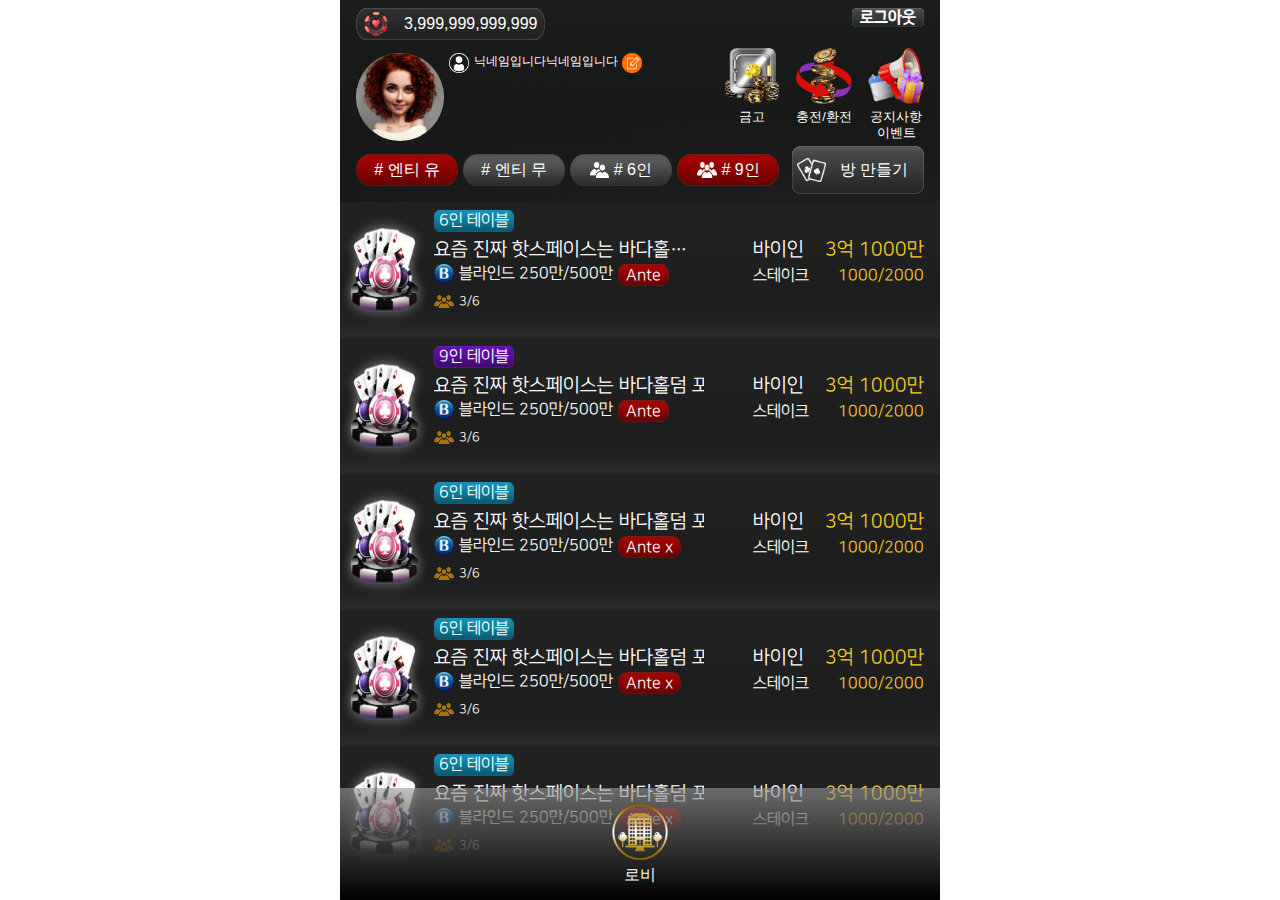
<file: gameroom.html>
<!DOCTYPE html>
<!--  This site was created in Webflow. https://www.webflow.com  -->
<!--  Last Published: Fri Nov 24 2023 08:43:40 GMT+0000 (Coordinated Universal Time)  -->
<html data-wf-page="6507dff8a475ead3fb2be5e1" data-wf-site="64eee95f1b293c2901828879">
    <head>
        <meta charset="utf-8" />
        <title>gameroom</title>
        <meta content="gameroom" property="og:title" />
        <meta content="gameroom" property="twitter:title" />
        <meta content="width=device-width, initial-scale=1" name="viewport" />
        <meta content="Webflow" name="generator" />
  <link href="css/normal.min.css" rel="stylesheet" type="text/css">
  <link href="css/sub.min.css" rel="stylesheet" type="text/css">
  <link href="css/main.min.css" rel="stylesheet" type="text/css">
        <script type="text/javascript">
            !(function (o, c) {
                var n = c.documentElement,
                    t = ' w-mod-';
                (n.className += t + 'js'), ('ontouchstart' in o || (o.DocumentTouch && c instanceof DocumentTouch)) && (n.className += t + 'touch');
            })(window, document);
        </script>
        <link href="images/favicon.ico" rel="shortcut icon" type="image/x-icon" />
        <link href="images/webclip.png" rel="apple-touch-icon" />
        <style>
            .btn.logout::after,
            .btn.navi-exchange::after,
            .btn.navi-notice::after {
                content: attr(data-name);
                position: absolute;
                top: 100%;
                right: 0%;
                z-index: 99;
                border: 5px solid pink;
                white-space: nowrap;
                color: white;
                display: none;
                font-size: 0.75em;
            }
            .btn.logout:hover::after,
            .btn.navi-exchange:hover::after,
            .btn.navi-notice:hover::after {
                display: block;
            }

			.gameroomlist::after{
				content: attr(data-name);
                position: absolute;
                bottom: 0%;
                right: 0%;
                z-index: 99;
                border: 5px solid pink;
                white-space: nowrap;
                color: white;
                display: none;
                font-size: 0.75em;
			}
			.gameroomlist:hover::after{
				display: block;
			}
        </style>
    </head>
    <body>
        <div class="w-form">
            <form
                id="email-form"
                name="email-form"
                data-name="Email Form"
                method="get"
                data-wf-page-id="6507dff8a475ead3fb2be5e1"
                data-wf-element-id="52955495-6b7c-d70f-34f3-4e74512c453d"
            >
                <div class="container gameroom">
                    <div class="mainframe gameroom">
                        <div class="mainframe-top">
                            <div class="mainframe-header flexdiv-v mainframe-header-padding">
                                <div class="div">
                                    <div class="flexdiv-h both balance">
                                        <div class="flexdiv-h center">
                                            <div class="userinfo-balance">3,999,999,999,999</div>
                                        </div>
                                        <div class="btn logout" data-name="로그인 페이지로 이동합니다.">로그아웃</div>
                                    </div>
                                </div>
                                <div class="flexdiv-h">
                                    <div class="flexdiv-h">
                                        <div class="userinfo-profile"></div>
                                        <div class="flexdiv-h">
                                            <div class="flexdiv-h">
                                                <img src="images/lobby_icon1.png" loading="lazy" alt="" class="icon lobbyuser" />
                                                <div class="userinfo-nickname">닉네임입니다닉네임입니다</div>
                                            </div>
                                            <div class="btn modify"></div>
                                        </div>
                                    </div>
                                    <div class="lobbybtnbox">
                                        <div class="btn navi-safe">
                                            <img src="images/lobby_safe_bt1.png" loading="lazy" alt="" class="icon exchange" />
                                            <div class="divtext">금고</div>
                                        </div>
                                        <div class="btn navi-exchange" data-name="충/환전 페이지로 이동합니다." data-link="exchange.html">
                                            <img src="images/lobby_icon3.png" loading="lazy" alt="" class="icon exchange" />
                                            <div class="divtext">충전/환전</div>
                                        </div>
                                        <div class="btn navi-notice" data-name="공지 및 이벤트 페이지로 이동합니다." data-link="notice.html">
                                            <img src="images/lobby_icon4.png" loading="lazy" alt="" class="icon event" />
                                            <div class="divtext">공지사항<br />이벤트</div>
                                        </div>
                                    </div>
                                </div>
                                <div class="flexdiv-h both wrap gamebtn">
                                    <div class="flexdiv-h tabmenu">
                                        <div class="btn gametab-1 anteyes on">
                                            <div class="divtext"># 엔티 유</div>
                                        </div>
                                        <div class="btn gametab-1 anteno">
                                            <div class="divtext"># 엔티 무</div>
                                        </div>
                                        <div class="btn gametab-2 sixpeople">
                                            <img src="images/wait_icon3.png" loading="lazy" alt="" class="icon wait-six" />
                                            <div class="divtext"># 6인</div>
                                        </div>
                                        <div class="btn gametab-2 ninepeople on">
                                            <img src="images/wait_icon2.png" loading="lazy" width="20" alt="" class="icon wait-nine" />
                                            <div class="divtext"># 9인</div>
                                        </div>
                                    </div>
                                    <div class="btn createroom">방 만들기</div>
                                </div>
                            </div>
                        </div>
                        <div class="mainframe-center scrollbox">
                            <div class="wrap gameroom">
                                <div class="gameroomlist" data-name="클릭시 인게임으로 입장합니다"data-link="game.html">
                                    <div class="flexdiv-h gameroombox">
                                        <div class="gameroombox-left">
                                            <div class="icon roomlistlogo"></div>
                                        </div>
                                        <div class="gameroombox-right">
                                            <p class="roominfo-gametag six" data-room="6">6인 테이블</p>
                                            <div class="flexdiv-v">
                                                <div class="flexdiv-h both gameroombox-right-top">
                                                    <div class="divtext roominfo-title ellipsis">요즘 진짜 핫스페이스는 바다홀덤 포커!</div>
                                                    <div class="divtext buyin">바이인 <span class="span roominfo-buyin">3억 1000만</span></div>
                                                </div>
                                                <div class="flexdiv-h both gameroombox-right-mid">
                                                    <div class="flexdiv-h">
                                                        <img src="images/b_bt.png" loading="lazy" alt="" class="icon blind" />
                                                        <div class="divtext">블라인드 250만/500만</div>
                                                        <div class="roominfo-ante" data-ante="yes">Ante</div>
                                                    </div>
                                                    <div class="divtext stake">스테이크 <span class="span roominfo-stake">1000/2000</span></div>
                                                </div>
                                                <div class="flexdiv-h participants">
                                                    <div class="icon participants w-embed">
                                                        <?xml version="1.0" encoding="UTF-8"?>
                                                        <svg id="_이어_2" xmlns="http://www.w3.org/2000/svg" viewbox="0 0 184.31 122.58">
                                                            <defs>
                                                                <style>
                                                                    .cls-participants {
                                                                        fill: currentColor;
                                                                    }
                                                                </style>
                                                            </defs>
                                                            <g id="_이어_1-2">
                                                                <g>
                                                                    <g>
                                                                        <path
                                                                            class="cls-participants"
                                                                            d="M90.43,65.55c.6,.04,1.16,.08,1.77,.08,4.88,0,9.45-1.77,13.07-5.09,4.01-3.67,6.3-8.89,6.3-14.32v-6.9c0-5.44-2.29-10.66-6.3-14.32-4.06-3.71-9.32-5.48-14.84-5.01-9.92,.86-17.69,9.75-17.69,20.24v5.09c0,10.48,7.77,19.37,17.69,20.24Z"
                                                                        ></path>
                                                                        <path
                                                                            class="cls-participants"
                                                                            d="M111.96,74.95c-1.29-.56-2.72-.86-4.1-.86-3.06,0-6.17,1.38-8.28,3.93l-5.78,6.86c-.56,.69-1.25,.78-1.64,.78s-1.08-.09-1.64-.78l-5.78-6.86c-3.06-3.67-8.15-4.92-12.38-3.06-16.44,7.16-27.79,22.65-29.55,40.47-.17,1.81,.43,3.67,1.64,5.01,1.25,1.38,2.98,2.16,4.83,2.16h85.77c1.86,0,3.58-.78,4.83-2.16,1.21-1.34,1.81-3.19,1.64-5.01-1.77-17.82-13.12-33.31-29.55-40.47Z"
                                                                        ></path>
                                                                    </g>
                                                                    <path
                                                                        class="cls-participants"
                                                                        d="M68.8,26.31v-6.9c0-5.44-2.29-10.66-6.3-14.32C58.45,1.37,53.18-.4,47.66,.08c-9.92,.86-17.69,9.75-17.69,20.24v5.09c0,10.48,7.76,19.37,17.69,20.24,.6,.04,1.16,.08,1.77,.08,4.88,0,9.45-1.77,13.07-5.09,1.85-1.7,3.29-3.75,4.36-5.98,.37-1.77,.91-3.47,1.6-5.1,.18-1.07,.34-2.15,.34-3.25Z"
                                                                    ></path>
                                                                    <path
                                                                        class="cls-participants"
                                                                        d="M69.77,69.02c2.65-1.16,5.49-1.56,8.28-1.29-4.59-3.12-8.15-7.72-10.1-13.09-.94-.27-1.9-.47-2.85-.47-3.07,0-6.17,1.38-8.29,3.93l-5.78,6.86c-.56,.69-1.25,.78-1.64,.78s-1.08-.09-1.64-.78l-5.78-6.86c-3.06-3.67-8.15-4.92-12.38-3.06C13.14,62.2,1.8,77.69,.03,95.51c-.17,1.81,.43,3.67,1.64,5.01,1.25,1.38,2.98,2.16,4.83,2.16H38.98c4.97-14.87,16.04-27.22,30.79-33.65Z"
                                                                    ></path>
                                                                    <path
                                                                        class="cls-participants"
                                                                        d="M133.2,45.64c.6,.04,1.16,.08,1.77,.08,4.88,0,9.45-1.77,13.07-5.09,4.01-3.67,6.3-8.89,6.3-14.32v-6.9c0-5.44-2.29-10.66-6.3-14.32-4.06-3.71-9.32-5.48-14.84-5.01-9.92,.86-17.69,9.75-17.69,20.24v5.09c0,1.17,.13,2.31,.32,3.44,.76,1.71,1.32,3.5,1.69,5.34,2.91,6.27,8.73,10.85,15.68,11.46Z"
                                                                    ></path>
                                                                    <path
                                                                        class="cls-participants"
                                                                        d="M154.72,55.04c-1.29-.56-2.72-.86-4.1-.86-3.06,0-6.17,1.38-8.28,3.93l-5.78,6.86c-.56,.69-1.25,.78-1.64,.78s-1.08-.09-1.64-.78l-5.78-6.86c-2.7-3.23-6.98-4.58-10.85-3.58-1.39,4.1-3.77,7.83-7.01,10.8-.99,.91-2.08,1.68-3.18,2.41,2.71-.23,5.49,.17,8.07,1.29h.01c14.75,6.43,25.83,18.79,30.79,33.66h32.47c1.86,0,3.58-.78,4.83-2.16,1.21-1.34,1.81-3.19,1.64-5.01-1.77-17.82-13.12-33.31-29.55-40.47Z"
                                                                    ></path>
                                                                    <path
                                                                        class="cls-participants"
                                                                        d="M66.86,34.66c.77-1.62,1.3-3.33,1.6-5.1-.69,1.63-1.23,3.33-1.6,5.1Z"
                                                                    ></path>
                                                                    <path
                                                                        class="cls-participants"
                                                                        d="M115.82,28.84c.31,1.89,.91,3.66,1.69,5.34-.37-1.84-.94-3.63-1.69-5.34Z"
                                                                    ></path>
                                                                </g>
                                                            </g>
                                                        </svg>
                                                    </div>
                                                    <div class="span numberofparticipants">3/6</div>
                                                </div>
                                            </div>
                                        </div>
                                    </div>
                                    <div class="listline"></div>
                                </div>
                                <div class="gameroomlist" data-name="클릭시 인게임으로 입장합니다"data-link="game.html">
                                    <div class="flexdiv-h gameroombox">
                                        <div class="gameroombox-left">
                                            <div class="icon roomlistlogo"></div>
                                        </div>
                                        <div class="gameroombox-right">
                                            <p class="roominfo-gametag nine" data-room="9">9인 테이블</p>
                                            <div class="flexdiv-v">
                                                <div class="flexdiv-h both gameroombox-right-top">
                                                    <div class="divtext roominfo-title">요즘 진짜 핫스페이스는 바다홀덤 포커!</div>
                                                    <div class="divtext buyin">바이인 <span class="span roominfo-buyin">3억 1000만</span></div>
                                                </div>
                                                <div class="flexdiv-h both gameroombox-right-mid">
                                                    <div class="flexdiv-h">
                                                        <img src="images/b_bt.png" loading="lazy" alt="" class="icon blind" />
                                                        <div class="divtext">블라인드 250만/500만</div>
                                                        <div class="roominfo-ante" data-ante="yes">Ante</div>
                                                    </div>
                                                    <div class="divtext stake">스테이크 <span class="span roominfo-stake">1000/2000</span></div>
                                                </div>
                                                <div class="flexdiv-h participants">
                                                    <div class="icon participants w-embed">
                                                        <?xml version="1.0" encoding="UTF-8"?>
                                                        <svg id="_이어_2" xmlns="http://www.w3.org/2000/svg" viewbox="0 0 184.31 122.58">
                                                            <defs>
                                                                <style>
                                                                    .cls-participants {
                                                                        fill: currentColor;
                                                                    }
                                                                </style>
                                                            </defs>
                                                            <g id="_이어_1-2">
                                                                <g>
                                                                    <g>
                                                                        <path
                                                                            class="cls-participants"
                                                                            d="M90.43,65.55c.6,.04,1.16,.08,1.77,.08,4.88,0,9.45-1.77,13.07-5.09,4.01-3.67,6.3-8.89,6.3-14.32v-6.9c0-5.44-2.29-10.66-6.3-14.32-4.06-3.71-9.32-5.48-14.84-5.01-9.92,.86-17.69,9.75-17.69,20.24v5.09c0,10.48,7.77,19.37,17.69,20.24Z"
                                                                        ></path>
                                                                        <path
                                                                            class="cls-participants"
                                                                            d="M111.96,74.95c-1.29-.56-2.72-.86-4.1-.86-3.06,0-6.17,1.38-8.28,3.93l-5.78,6.86c-.56,.69-1.25,.78-1.64,.78s-1.08-.09-1.64-.78l-5.78-6.86c-3.06-3.67-8.15-4.92-12.38-3.06-16.44,7.16-27.79,22.65-29.55,40.47-.17,1.81,.43,3.67,1.64,5.01,1.25,1.38,2.98,2.16,4.83,2.16h85.77c1.86,0,3.58-.78,4.83-2.16,1.21-1.34,1.81-3.19,1.64-5.01-1.77-17.82-13.12-33.31-29.55-40.47Z"
                                                                        ></path>
                                                                    </g>
                                                                    <path
                                                                        class="cls-participants"
                                                                        d="M68.8,26.31v-6.9c0-5.44-2.29-10.66-6.3-14.32C58.45,1.37,53.18-.4,47.66,.08c-9.92,.86-17.69,9.75-17.69,20.24v5.09c0,10.48,7.76,19.37,17.69,20.24,.6,.04,1.16,.08,1.77,.08,4.88,0,9.45-1.77,13.07-5.09,1.85-1.7,3.29-3.75,4.36-5.98,.37-1.77,.91-3.47,1.6-5.1,.18-1.07,.34-2.15,.34-3.25Z"
                                                                    ></path>
                                                                    <path
                                                                        class="cls-participants"
                                                                        d="M69.77,69.02c2.65-1.16,5.49-1.56,8.28-1.29-4.59-3.12-8.15-7.72-10.1-13.09-.94-.27-1.9-.47-2.85-.47-3.07,0-6.17,1.38-8.29,3.93l-5.78,6.86c-.56,.69-1.25,.78-1.64,.78s-1.08-.09-1.64-.78l-5.78-6.86c-3.06-3.67-8.15-4.92-12.38-3.06C13.14,62.2,1.8,77.69,.03,95.51c-.17,1.81,.43,3.67,1.64,5.01,1.25,1.38,2.98,2.16,4.83,2.16H38.98c4.97-14.87,16.04-27.22,30.79-33.65Z"
                                                                    ></path>
                                                                    <path
                                                                        class="cls-participants"
                                                                        d="M133.2,45.64c.6,.04,1.16,.08,1.77,.08,4.88,0,9.45-1.77,13.07-5.09,4.01-3.67,6.3-8.89,6.3-14.32v-6.9c0-5.44-2.29-10.66-6.3-14.32-4.06-3.71-9.32-5.48-14.84-5.01-9.92,.86-17.69,9.75-17.69,20.24v5.09c0,1.17,.13,2.31,.32,3.44,.76,1.71,1.32,3.5,1.69,5.34,2.91,6.27,8.73,10.85,15.68,11.46Z"
                                                                    ></path>
                                                                    <path
                                                                        class="cls-participants"
                                                                        d="M154.72,55.04c-1.29-.56-2.72-.86-4.1-.86-3.06,0-6.17,1.38-8.28,3.93l-5.78,6.86c-.56,.69-1.25,.78-1.64,.78s-1.08-.09-1.64-.78l-5.78-6.86c-2.7-3.23-6.98-4.58-10.85-3.58-1.39,4.1-3.77,7.83-7.01,10.8-.99,.91-2.08,1.68-3.18,2.41,2.71-.23,5.49,.17,8.07,1.29h.01c14.75,6.43,25.83,18.79,30.79,33.66h32.47c1.86,0,3.58-.78,4.83-2.16,1.21-1.34,1.81-3.19,1.64-5.01-1.77-17.82-13.12-33.31-29.55-40.47Z"
                                                                    ></path>
                                                                    <path
                                                                        class="cls-participants"
                                                                        d="M66.86,34.66c.77-1.62,1.3-3.33,1.6-5.1-.69,1.63-1.23,3.33-1.6,5.1Z"
                                                                    ></path>
                                                                    <path
                                                                        class="cls-participants"
                                                                        d="M115.82,28.84c.31,1.89,.91,3.66,1.69,5.34-.37-1.84-.94-3.63-1.69-5.34Z"
                                                                    ></path>
                                                                </g>
                                                            </g>
                                                        </svg>
                                                    </div>
                                                    <div class="span numberofparticipants">3/6</div>
                                                </div>
                                            </div>
                                        </div>
                                    </div>
                                    <div class="listline"></div>
                                </div>
                                <div class="gameroomlist" data-name="클릭시 인게임으로 입장합니다"data-link="game.html">
                                    <div class="flexdiv-h gameroombox">
                                        <div class="gameroombox-left">
                                            <div class="icon roomlistlogo"></div>
                                        </div>
                                        <div class="gameroombox-right">
                                            <p class="roominfo-gametag six" data-room="6">6인 테이블</p>
                                            <div class="flexdiv-v">
                                                <div class="flexdiv-h both gameroombox-right-top">
                                                    <div class="divtext roominfo-title">요즘 진짜 핫스페이스는 바다홀덤 포커!</div>
                                                    <div class="divtext buyin">바이인 <span class="span roominfo-buyin">3억 1000만</span></div>
                                                </div>
                                                <div class="flexdiv-h both gameroombox-right-mid">
                                                    <div class="flexdiv-h">
                                                        <img src="images/b_bt.png" loading="lazy" alt="" class="icon blind" />
                                                        <div class="divtext">블라인드 250만/500만</div>
                                                        <div class="roominfo-ante" data-ante="no">Ante x</div>
                                                    </div>
                                                    <div class="divtext stake">스테이크 <span class="span roominfo-stake">1000/2000</span></div>
                                                </div>
                                                <div class="flexdiv-h participants">
                                                    <div class="icon participants w-embed">
                                                        <?xml version="1.0" encoding="UTF-8"?>
                                                        <svg id="_이어_2" xmlns="http://www.w3.org/2000/svg" viewbox="0 0 184.31 122.58">
                                                            <defs>
                                                                <style>
                                                                    .cls-participants {
                                                                        fill: currentColor;
                                                                    }
                                                                </style>
                                                            </defs>
                                                            <g id="_이어_1-2">
                                                                <g>
                                                                    <g>
                                                                        <path
                                                                            class="cls-participants"
                                                                            d="M90.43,65.55c.6,.04,1.16,.08,1.77,.08,4.88,0,9.45-1.77,13.07-5.09,4.01-3.67,6.3-8.89,6.3-14.32v-6.9c0-5.44-2.29-10.66-6.3-14.32-4.06-3.71-9.32-5.48-14.84-5.01-9.92,.86-17.69,9.75-17.69,20.24v5.09c0,10.48,7.77,19.37,17.69,20.24Z"
                                                                        ></path>
                                                                        <path
                                                                            class="cls-participants"
                                                                            d="M111.96,74.95c-1.29-.56-2.72-.86-4.1-.86-3.06,0-6.17,1.38-8.28,3.93l-5.78,6.86c-.56,.69-1.25,.78-1.64,.78s-1.08-.09-1.64-.78l-5.78-6.86c-3.06-3.67-8.15-4.92-12.38-3.06-16.44,7.16-27.79,22.65-29.55,40.47-.17,1.81,.43,3.67,1.64,5.01,1.25,1.38,2.98,2.16,4.83,2.16h85.77c1.86,0,3.58-.78,4.83-2.16,1.21-1.34,1.81-3.19,1.64-5.01-1.77-17.82-13.12-33.31-29.55-40.47Z"
                                                                        ></path>
                                                                    </g>
                                                                    <path
                                                                        class="cls-participants"
                                                                        d="M68.8,26.31v-6.9c0-5.44-2.29-10.66-6.3-14.32C58.45,1.37,53.18-.4,47.66,.08c-9.92,.86-17.69,9.75-17.69,20.24v5.09c0,10.48,7.76,19.37,17.69,20.24,.6,.04,1.16,.08,1.77,.08,4.88,0,9.45-1.77,13.07-5.09,1.85-1.7,3.29-3.75,4.36-5.98,.37-1.77,.91-3.47,1.6-5.1,.18-1.07,.34-2.15,.34-3.25Z"
                                                                    ></path>
                                                                    <path
                                                                        class="cls-participants"
                                                                        d="M69.77,69.02c2.65-1.16,5.49-1.56,8.28-1.29-4.59-3.12-8.15-7.72-10.1-13.09-.94-.27-1.9-.47-2.85-.47-3.07,0-6.17,1.38-8.29,3.93l-5.78,6.86c-.56,.69-1.25,.78-1.64,.78s-1.08-.09-1.64-.78l-5.78-6.86c-3.06-3.67-8.15-4.92-12.38-3.06C13.14,62.2,1.8,77.69,.03,95.51c-.17,1.81,.43,3.67,1.64,5.01,1.25,1.38,2.98,2.16,4.83,2.16H38.98c4.97-14.87,16.04-27.22,30.79-33.65Z"
                                                                    ></path>
                                                                    <path
                                                                        class="cls-participants"
                                                                        d="M133.2,45.64c.6,.04,1.16,.08,1.77,.08,4.88,0,9.45-1.77,13.07-5.09,4.01-3.67,6.3-8.89,6.3-14.32v-6.9c0-5.44-2.29-10.66-6.3-14.32-4.06-3.71-9.32-5.48-14.84-5.01-9.92,.86-17.69,9.75-17.69,20.24v5.09c0,1.17,.13,2.31,.32,3.44,.76,1.71,1.32,3.5,1.69,5.34,2.91,6.27,8.73,10.85,15.68,11.46Z"
                                                                    ></path>
                                                                    <path
                                                                        class="cls-participants"
                                                                        d="M154.72,55.04c-1.29-.56-2.72-.86-4.1-.86-3.06,0-6.17,1.38-8.28,3.93l-5.78,6.86c-.56,.69-1.25,.78-1.64,.78s-1.08-.09-1.64-.78l-5.78-6.86c-2.7-3.23-6.98-4.58-10.85-3.58-1.39,4.1-3.77,7.83-7.01,10.8-.99,.91-2.08,1.68-3.18,2.41,2.71-.23,5.49,.17,8.07,1.29h.01c14.75,6.43,25.83,18.79,30.79,33.66h32.47c1.86,0,3.58-.78,4.83-2.16,1.21-1.34,1.81-3.19,1.64-5.01-1.77-17.82-13.12-33.31-29.55-40.47Z"
                                                                    ></path>
                                                                    <path
                                                                        class="cls-participants"
                                                                        d="M66.86,34.66c.77-1.62,1.3-3.33,1.6-5.1-.69,1.63-1.23,3.33-1.6,5.1Z"
                                                                    ></path>
                                                                    <path
                                                                        class="cls-participants"
                                                                        d="M115.82,28.84c.31,1.89,.91,3.66,1.69,5.34-.37-1.84-.94-3.63-1.69-5.34Z"
                                                                    ></path>
                                                                </g>
                                                            </g>
                                                        </svg>
                                                    </div>
                                                    <div class="span numberofparticipants">3/6</div>
                                                </div>
                                            </div>
                                        </div>
                                    </div>
                                    <div class="listline"></div>
                                </div>
                                <div class="gameroomlist" data-name="클릭시 인게임으로 입장합니다"data-link="game.html">
                                    <div class="flexdiv-h gameroombox">
                                        <div class="gameroombox-left">
                                            <div class="icon roomlistlogo"></div>
                                        </div>
                                        <div class="gameroombox-right">
                                            <p class="roominfo-gametag six" data-room="6">6인 테이블</p>
                                            <div class="flexdiv-v">
                                                <div class="flexdiv-h both gameroombox-right-top">
                                                    <div class="divtext roominfo-title">요즘 진짜 핫스페이스는 바다홀덤 포커!</div>
                                                    <div class="divtext buyin">바이인 <span class="span roominfo-buyin">3억 1000만</span></div>
                                                </div>
                                                <div class="flexdiv-h both gameroombox-right-mid">
                                                    <div class="flexdiv-h">
                                                        <img src="images/b_bt.png" loading="lazy" alt="" class="icon blind" />
                                                        <div class="divtext">블라인드 250만/500만</div>
                                                        <div class="roominfo-ante" data-ante="no">Ante x</div>
                                                    </div>
                                                    <div class="divtext stake">스테이크 <span class="span roominfo-stake">1000/2000</span></div>
                                                </div>
                                                <div class="flexdiv-h participants">
                                                    <div class="icon participants w-embed">
                                                        <?xml version="1.0" encoding="UTF-8"?>
                                                        <svg id="_이어_2" xmlns="http://www.w3.org/2000/svg" viewbox="0 0 184.31 122.58">
                                                            <defs>
                                                                <style>
                                                                    .cls-participants {
                                                                        fill: currentColor;
                                                                    }
                                                                </style>
                                                            </defs>
                                                            <g id="_이어_1-2">
                                                                <g>
                                                                    <g>
                                                                        <path
                                                                            class="cls-participants"
                                                                            d="M90.43,65.55c.6,.04,1.16,.08,1.77,.08,4.88,0,9.45-1.77,13.07-5.09,4.01-3.67,6.3-8.89,6.3-14.32v-6.9c0-5.44-2.29-10.66-6.3-14.32-4.06-3.71-9.32-5.48-14.84-5.01-9.92,.86-17.69,9.75-17.69,20.24v5.09c0,10.48,7.77,19.37,17.69,20.24Z"
                                                                        ></path>
                                                                        <path
                                                                            class="cls-participants"
                                                                            d="M111.96,74.95c-1.29-.56-2.72-.86-4.1-.86-3.06,0-6.17,1.38-8.28,3.93l-5.78,6.86c-.56,.69-1.25,.78-1.64,.78s-1.08-.09-1.64-.78l-5.78-6.86c-3.06-3.67-8.15-4.92-12.38-3.06-16.44,7.16-27.79,22.65-29.55,40.47-.17,1.81,.43,3.67,1.64,5.01,1.25,1.38,2.98,2.16,4.83,2.16h85.77c1.86,0,3.58-.78,4.83-2.16,1.21-1.34,1.81-3.19,1.64-5.01-1.77-17.82-13.12-33.31-29.55-40.47Z"
                                                                        ></path>
                                                                    </g>
                                                                    <path
                                                                        class="cls-participants"
                                                                        d="M68.8,26.31v-6.9c0-5.44-2.29-10.66-6.3-14.32C58.45,1.37,53.18-.4,47.66,.08c-9.92,.86-17.69,9.75-17.69,20.24v5.09c0,10.48,7.76,19.37,17.69,20.24,.6,.04,1.16,.08,1.77,.08,4.88,0,9.45-1.77,13.07-5.09,1.85-1.7,3.29-3.75,4.36-5.98,.37-1.77,.91-3.47,1.6-5.1,.18-1.07,.34-2.15,.34-3.25Z"
                                                                    ></path>
                                                                    <path
                                                                        class="cls-participants"
                                                                        d="M69.77,69.02c2.65-1.16,5.49-1.56,8.28-1.29-4.59-3.12-8.15-7.72-10.1-13.09-.94-.27-1.9-.47-2.85-.47-3.07,0-6.17,1.38-8.29,3.93l-5.78,6.86c-.56,.69-1.25,.78-1.64,.78s-1.08-.09-1.64-.78l-5.78-6.86c-3.06-3.67-8.15-4.92-12.38-3.06C13.14,62.2,1.8,77.69,.03,95.51c-.17,1.81,.43,3.67,1.64,5.01,1.25,1.38,2.98,2.16,4.83,2.16H38.98c4.97-14.87,16.04-27.22,30.79-33.65Z"
                                                                    ></path>
                                                                    <path
                                                                        class="cls-participants"
                                                                        d="M133.2,45.64c.6,.04,1.16,.08,1.77,.08,4.88,0,9.45-1.77,13.07-5.09,4.01-3.67,6.3-8.89,6.3-14.32v-6.9c0-5.44-2.29-10.66-6.3-14.32-4.06-3.71-9.32-5.48-14.84-5.01-9.92,.86-17.69,9.75-17.69,20.24v5.09c0,1.17,.13,2.31,.32,3.44,.76,1.71,1.32,3.5,1.69,5.34,2.91,6.27,8.73,10.85,15.68,11.46Z"
                                                                    ></path>
                                                                    <path
                                                                        class="cls-participants"
                                                                        d="M154.72,55.04c-1.29-.56-2.72-.86-4.1-.86-3.06,0-6.17,1.38-8.28,3.93l-5.78,6.86c-.56,.69-1.25,.78-1.64,.78s-1.08-.09-1.64-.78l-5.78-6.86c-2.7-3.23-6.98-4.58-10.85-3.58-1.39,4.1-3.77,7.83-7.01,10.8-.99,.91-2.08,1.68-3.18,2.41,2.71-.23,5.49,.17,8.07,1.29h.01c14.75,6.43,25.83,18.79,30.79,33.66h32.47c1.86,0,3.58-.78,4.83-2.16,1.21-1.34,1.81-3.19,1.64-5.01-1.77-17.82-13.12-33.31-29.55-40.47Z"
                                                                    ></path>
                                                                    <path
                                                                        class="cls-participants"
                                                                        d="M66.86,34.66c.77-1.62,1.3-3.33,1.6-5.1-.69,1.63-1.23,3.33-1.6,5.1Z"
                                                                    ></path>
                                                                    <path
                                                                        class="cls-participants"
                                                                        d="M115.82,28.84c.31,1.89,.91,3.66,1.69,5.34-.37-1.84-.94-3.63-1.69-5.34Z"
                                                                    ></path>
                                                                </g>
                                                            </g>
                                                        </svg>
                                                    </div>
                                                    <div class="span numberofparticipants">3/6</div>
                                                </div>
                                            </div>
                                        </div>
                                    </div>
                                    <div class="listline"></div>
                                </div>
                                <div class="gameroomlist" data-name="클릭시 인게임으로 입장합니다"data-link="game.html">
                                    <div class="flexdiv-h gameroombox">
                                        <div class="gameroombox-left">
                                            <div class="icon roomlistlogo"></div>
                                        </div>
                                        <div class="gameroombox-right">
                                            <p class="roominfo-gametag six" data-room="6">6인 테이블</p>
                                            <div class="flexdiv-v">
                                                <div class="flexdiv-h both gameroombox-right-top">
                                                    <div class="divtext roominfo-title">요즘 진짜 핫스페이스는 바다홀덤 포커!</div>
                                                    <div class="divtext buyin">바이인 <span class="span roominfo-buyin">3억 1000만</span></div>
                                                </div>
                                                <div class="flexdiv-h both gameroombox-right-mid">
                                                    <div class="flexdiv-h">
                                                        <img src="images/b_bt.png" loading="lazy" alt="" class="icon blind" />
                                                        <div class="divtext">블라인드 250만/500만</div>
                                                        <div class="roominfo-ante" data-ante="no">Ante x</div>
                                                    </div>
                                                    <div class="divtext stake">스테이크 <span class="span roominfo-stake">1000/2000</span></div>
                                                </div>
                                                <div class="flexdiv-h participants">
                                                    <div class="icon participants w-embed">
                                                        <?xml version="1.0" encoding="UTF-8"?>
                                                        <svg id="_이어_2" xmlns="http://www.w3.org/2000/svg" viewbox="0 0 184.31 122.58">
                                                            <defs>
                                                                <style>
                                                                    .cls-participants {
                                                                        fill: currentColor;
                                                                    }
                                                                </style>
                                                            </defs>
                                                            <g id="_이어_1-2">
                                                                <g>
                                                                    <g>
                                                                        <path
                                                                            class="cls-participants"
                                                                            d="M90.43,65.55c.6,.04,1.16,.08,1.77,.08,4.88,0,9.45-1.77,13.07-5.09,4.01-3.67,6.3-8.89,6.3-14.32v-6.9c0-5.44-2.29-10.66-6.3-14.32-4.06-3.71-9.32-5.48-14.84-5.01-9.92,.86-17.69,9.75-17.69,20.24v5.09c0,10.48,7.77,19.37,17.69,20.24Z"
                                                                        ></path>
                                                                        <path
                                                                            class="cls-participants"
                                                                            d="M111.96,74.95c-1.29-.56-2.72-.86-4.1-.86-3.06,0-6.17,1.38-8.28,3.93l-5.78,6.86c-.56,.69-1.25,.78-1.64,.78s-1.08-.09-1.64-.78l-5.78-6.86c-3.06-3.67-8.15-4.92-12.38-3.06-16.44,7.16-27.79,22.65-29.55,40.47-.17,1.81,.43,3.67,1.64,5.01,1.25,1.38,2.98,2.16,4.83,2.16h85.77c1.86,0,3.58-.78,4.83-2.16,1.21-1.34,1.81-3.19,1.64-5.01-1.77-17.82-13.12-33.31-29.55-40.47Z"
                                                                        ></path>
                                                                    </g>
                                                                    <path
                                                                        class="cls-participants"
                                                                        d="M68.8,26.31v-6.9c0-5.44-2.29-10.66-6.3-14.32C58.45,1.37,53.18-.4,47.66,.08c-9.92,.86-17.69,9.75-17.69,20.24v5.09c0,10.48,7.76,19.37,17.69,20.24,.6,.04,1.16,.08,1.77,.08,4.88,0,9.45-1.77,13.07-5.09,1.85-1.7,3.29-3.75,4.36-5.98,.37-1.77,.91-3.47,1.6-5.1,.18-1.07,.34-2.15,.34-3.25Z"
                                                                    ></path>
                                                                    <path
                                                                        class="cls-participants"
                                                                        d="M69.77,69.02c2.65-1.16,5.49-1.56,8.28-1.29-4.59-3.12-8.15-7.72-10.1-13.09-.94-.27-1.9-.47-2.85-.47-3.07,0-6.17,1.38-8.29,3.93l-5.78,6.86c-.56,.69-1.25,.78-1.64,.78s-1.08-.09-1.64-.78l-5.78-6.86c-3.06-3.67-8.15-4.92-12.38-3.06C13.14,62.2,1.8,77.69,.03,95.51c-.17,1.81,.43,3.67,1.64,5.01,1.25,1.38,2.98,2.16,4.83,2.16H38.98c4.97-14.87,16.04-27.22,30.79-33.65Z"
                                                                    ></path>
                                                                    <path
                                                                        class="cls-participants"
                                                                        d="M133.2,45.64c.6,.04,1.16,.08,1.77,.08,4.88,0,9.45-1.77,13.07-5.09,4.01-3.67,6.3-8.89,6.3-14.32v-6.9c0-5.44-2.29-10.66-6.3-14.32-4.06-3.71-9.32-5.48-14.84-5.01-9.92,.86-17.69,9.75-17.69,20.24v5.09c0,1.17,.13,2.31,.32,3.44,.76,1.71,1.32,3.5,1.69,5.34,2.91,6.27,8.73,10.85,15.68,11.46Z"
                                                                    ></path>
                                                                    <path
                                                                        class="cls-participants"
                                                                        d="M154.72,55.04c-1.29-.56-2.72-.86-4.1-.86-3.06,0-6.17,1.38-8.28,3.93l-5.78,6.86c-.56,.69-1.25,.78-1.64,.78s-1.08-.09-1.64-.78l-5.78-6.86c-2.7-3.23-6.98-4.58-10.85-3.58-1.39,4.1-3.77,7.83-7.01,10.8-.99,.91-2.08,1.68-3.18,2.41,2.71-.23,5.49,.17,8.07,1.29h.01c14.75,6.43,25.83,18.79,30.79,33.66h32.47c1.86,0,3.58-.78,4.83-2.16,1.21-1.34,1.81-3.19,1.64-5.01-1.77-17.82-13.12-33.31-29.55-40.47Z"
                                                                    ></path>
                                                                    <path
                                                                        class="cls-participants"
                                                                        d="M66.86,34.66c.77-1.62,1.3-3.33,1.6-5.1-.69,1.63-1.23,3.33-1.6,5.1Z"
                                                                    ></path>
                                                                    <path
                                                                        class="cls-participants"
                                                                        d="M115.82,28.84c.31,1.89,.91,3.66,1.69,5.34-.37-1.84-.94-3.63-1.69-5.34Z"
                                                                    ></path>
                                                                </g>
                                                            </g>
                                                        </svg>
                                                    </div>
                                                    <div class="span numberofparticipants">3/6</div>
                                                </div>
                                            </div>
                                        </div>
                                    </div>
                                    <div class="listline"></div>
                                </div>
                                <div class="gameroomlist" data-name="클릭시 인게임으로 입장합니다"data-link="game.html">
                                    <div class="flexdiv-h gameroombox">
                                        <div class="gameroombox-left">
                                            <div class="icon roomlistlogo"></div>
                                        </div>
                                        <div class="gameroombox-right">
                                            <p class="roominfo-gametag six" data-room="6">6인 테이블</p>
                                            <div class="flexdiv-v">
                                                <div class="flexdiv-h both gameroombox-right-top">
                                                    <div class="divtext roominfo-title ellipsis">요즘 진짜 핫스페이스는 바다홀덤 포커!</div>
                                                    <div class="divtext buyin">바이인 <span class="span roominfo-buyin">3억 1000만</span></div>
                                                </div>
                                                <div class="flexdiv-h both gameroombox-right-mid">
                                                    <div class="flexdiv-h">
                                                        <img src="images/b_bt.png" loading="lazy" alt="" class="icon blind" />
                                                        <div class="divtext">블라인드 250만/500만</div>
                                                        <div class="roominfo-ante" data-ante="yes">Ante</div>
                                                    </div>
                                                    <div class="divtext stake">스테이크 <span class="span roominfo-stake">1000/2000</span></div>
                                                </div>
                                                <div class="flexdiv-h participants">
                                                    <div class="icon participants w-embed">
                                                        <?xml version="1.0" encoding="UTF-8"?>
                                                        <svg id="_이어_2" xmlns="http://www.w3.org/2000/svg" viewbox="0 0 184.31 122.58">
                                                            <defs>
                                                                <style>
                                                                    .cls-participants {
                                                                        fill: currentColor;
                                                                    }
                                                                </style>
                                                            </defs>
                                                            <g id="_이어_1-2">
                                                                <g>
                                                                    <g>
                                                                        <path
                                                                            class="cls-participants"
                                                                            d="M90.43,65.55c.6,.04,1.16,.08,1.77,.08,4.88,0,9.45-1.77,13.07-5.09,4.01-3.67,6.3-8.89,6.3-14.32v-6.9c0-5.44-2.29-10.66-6.3-14.32-4.06-3.71-9.32-5.48-14.84-5.01-9.92,.86-17.69,9.75-17.69,20.24v5.09c0,10.48,7.77,19.37,17.69,20.24Z"
                                                                        ></path>
                                                                        <path
                                                                            class="cls-participants"
                                                                            d="M111.96,74.95c-1.29-.56-2.72-.86-4.1-.86-3.06,0-6.17,1.38-8.28,3.93l-5.78,6.86c-.56,.69-1.25,.78-1.64,.78s-1.08-.09-1.64-.78l-5.78-6.86c-3.06-3.67-8.15-4.92-12.38-3.06-16.44,7.16-27.79,22.65-29.55,40.47-.17,1.81,.43,3.67,1.64,5.01,1.25,1.38,2.98,2.16,4.83,2.16h85.77c1.86,0,3.58-.78,4.83-2.16,1.21-1.34,1.81-3.19,1.64-5.01-1.77-17.82-13.12-33.31-29.55-40.47Z"
                                                                        ></path>
                                                                    </g>
                                                                    <path
                                                                        class="cls-participants"
                                                                        d="M68.8,26.31v-6.9c0-5.44-2.29-10.66-6.3-14.32C58.45,1.37,53.18-.4,47.66,.08c-9.92,.86-17.69,9.75-17.69,20.24v5.09c0,10.48,7.76,19.37,17.69,20.24,.6,.04,1.16,.08,1.77,.08,4.88,0,9.45-1.77,13.07-5.09,1.85-1.7,3.29-3.75,4.36-5.98,.37-1.77,.91-3.47,1.6-5.1,.18-1.07,.34-2.15,.34-3.25Z"
                                                                    ></path>
                                                                    <path
                                                                        class="cls-participants"
                                                                        d="M69.77,69.02c2.65-1.16,5.49-1.56,8.28-1.29-4.59-3.12-8.15-7.72-10.1-13.09-.94-.27-1.9-.47-2.85-.47-3.07,0-6.17,1.38-8.29,3.93l-5.78,6.86c-.56,.69-1.25,.78-1.64,.78s-1.08-.09-1.64-.78l-5.78-6.86c-3.06-3.67-8.15-4.92-12.38-3.06C13.14,62.2,1.8,77.69,.03,95.51c-.17,1.81,.43,3.67,1.64,5.01,1.25,1.38,2.98,2.16,4.83,2.16H38.98c4.97-14.87,16.04-27.22,30.79-33.65Z"
                                                                    ></path>
                                                                    <path
                                                                        class="cls-participants"
                                                                        d="M133.2,45.64c.6,.04,1.16,.08,1.77,.08,4.88,0,9.45-1.77,13.07-5.09,4.01-3.67,6.3-8.89,6.3-14.32v-6.9c0-5.44-2.29-10.66-6.3-14.32-4.06-3.71-9.32-5.48-14.84-5.01-9.92,.86-17.69,9.75-17.69,20.24v5.09c0,1.17,.13,2.31,.32,3.44,.76,1.71,1.32,3.5,1.69,5.34,2.91,6.27,8.73,10.85,15.68,11.46Z"
                                                                    ></path>
                                                                    <path
                                                                        class="cls-participants"
                                                                        d="M154.72,55.04c-1.29-.56-2.72-.86-4.1-.86-3.06,0-6.17,1.38-8.28,3.93l-5.78,6.86c-.56,.69-1.25,.78-1.64,.78s-1.08-.09-1.64-.78l-5.78-6.86c-2.7-3.23-6.98-4.58-10.85-3.58-1.39,4.1-3.77,7.83-7.01,10.8-.99,.91-2.08,1.68-3.18,2.41,2.71-.23,5.49,.17,8.07,1.29h.01c14.75,6.43,25.83,18.79,30.79,33.66h32.47c1.86,0,3.58-.78,4.83-2.16,1.21-1.34,1.81-3.19,1.64-5.01-1.77-17.82-13.12-33.31-29.55-40.47Z"
                                                                    ></path>
                                                                    <path
                                                                        class="cls-participants"
                                                                        d="M66.86,34.66c.77-1.62,1.3-3.33,1.6-5.1-.69,1.63-1.23,3.33-1.6,5.1Z"
                                                                    ></path>
                                                                    <path
                                                                        class="cls-participants"
                                                                        d="M115.82,28.84c.31,1.89,.91,3.66,1.69,5.34-.37-1.84-.94-3.63-1.69-5.34Z"
                                                                    ></path>
                                                                </g>
                                                            </g>
                                                        </svg>
                                                    </div>
                                                    <div class="span numberofparticipants">3/6</div>
                                                </div>
                                            </div>
                                        </div>
                                    </div>
                                    <div class="listline"></div>
                                </div>
                                <div class="gameroomlist" data-name="클릭시 인게임으로 입장합니다" data-link="game.html">
                                    <div class="flexdiv-h gameroombox">
                                        <div class="gameroombox-left">
                                            <div class="icon roomlistlogo"></div>
                                        </div>
                                        <div class="gameroombox-right">
                                            <p class="roominfo-gametag six" data-room="6">6인 테이블</p>
                                            <div class="flexdiv-v">
                                                <div class="flexdiv-h both gameroombox-right-top">
                                                    <div class="divtext roominfo-title ellipsis">요즘 진짜 핫스페이스는 바다홀덤 포커!</div>
                                                    <div class="divtext buyin">바이인 <span class="span roominfo-buyin">3억 1000만</span></div>
                                                </div>
                                                <div class="flexdiv-h both gameroombox-right-mid">
                                                    <div class="flexdiv-h">
                                                        <img src="images/b_bt.png" loading="lazy" alt="" class="icon blind" />
                                                        <div class="divtext">블라인드 250만/500만</div>
                                                        <div class="roominfo-ante" data-ante="yes">Ante</div>
                                                    </div>
                                                    <div class="divtext stake">스테이크 <span class="span roominfo-stake">1000/2000</span></div>
                                                </div>
                                                <div class="flexdiv-h participants">
                                                    <div class="icon participants w-embed">
                                                        <?xml version="1.0" encoding="UTF-8"?>
                                                        <svg id="_이어_2" xmlns="http://www.w3.org/2000/svg" viewbox="0 0 184.31 122.58">
                                                            <defs>
                                                                <style>
                                                                    .cls-participants {
                                                                        fill: currentColor;
                                                                    }
                                                                </style>
                                                            </defs>
                                                            <g id="_이어_1-2">
                                                                <g>
                                                                    <g>
                                                                        <path
                                                                            class="cls-participants"
                                                                            d="M90.43,65.55c.6,.04,1.16,.08,1.77,.08,4.88,0,9.45-1.77,13.07-5.09,4.01-3.67,6.3-8.89,6.3-14.32v-6.9c0-5.44-2.29-10.66-6.3-14.32-4.06-3.71-9.32-5.48-14.84-5.01-9.92,.86-17.69,9.75-17.69,20.24v5.09c0,10.48,7.77,19.37,17.69,20.24Z"
                                                                        ></path>
                                                                        <path
                                                                            class="cls-participants"
                                                                            d="M111.96,74.95c-1.29-.56-2.72-.86-4.1-.86-3.06,0-6.17,1.38-8.28,3.93l-5.78,6.86c-.56,.69-1.25,.78-1.64,.78s-1.08-.09-1.64-.78l-5.78-6.86c-3.06-3.67-8.15-4.92-12.38-3.06-16.44,7.16-27.79,22.65-29.55,40.47-.17,1.81,.43,3.67,1.64,5.01,1.25,1.38,2.98,2.16,4.83,2.16h85.77c1.86,0,3.58-.78,4.83-2.16,1.21-1.34,1.81-3.19,1.64-5.01-1.77-17.82-13.12-33.31-29.55-40.47Z"
                                                                        ></path>
                                                                    </g>
                                                                    <path
                                                                        class="cls-participants"
                                                                        d="M68.8,26.31v-6.9c0-5.44-2.29-10.66-6.3-14.32C58.45,1.37,53.18-.4,47.66,.08c-9.92,.86-17.69,9.75-17.69,20.24v5.09c0,10.48,7.76,19.37,17.69,20.24,.6,.04,1.16,.08,1.77,.08,4.88,0,9.45-1.77,13.07-5.09,1.85-1.7,3.29-3.75,4.36-5.98,.37-1.77,.91-3.47,1.6-5.1,.18-1.07,.34-2.15,.34-3.25Z"
                                                                    ></path>
                                                                    <path
                                                                        class="cls-participants"
                                                                        d="M69.77,69.02c2.65-1.16,5.49-1.56,8.28-1.29-4.59-3.12-8.15-7.72-10.1-13.09-.94-.27-1.9-.47-2.85-.47-3.07,0-6.17,1.38-8.29,3.93l-5.78,6.86c-.56,.69-1.25,.78-1.64,.78s-1.08-.09-1.64-.78l-5.78-6.86c-3.06-3.67-8.15-4.92-12.38-3.06C13.14,62.2,1.8,77.69,.03,95.51c-.17,1.81,.43,3.67,1.64,5.01,1.25,1.38,2.98,2.16,4.83,2.16H38.98c4.97-14.87,16.04-27.22,30.79-33.65Z"
                                                                    ></path>
                                                                    <path
                                                                        class="cls-participants"
                                                                        d="M133.2,45.64c.6,.04,1.16,.08,1.77,.08,4.88,0,9.45-1.77,13.07-5.09,4.01-3.67,6.3-8.89,6.3-14.32v-6.9c0-5.44-2.29-10.66-6.3-14.32-4.06-3.71-9.32-5.48-14.84-5.01-9.92,.86-17.69,9.75-17.69,20.24v5.09c0,1.17,.13,2.31,.32,3.44,.76,1.71,1.32,3.5,1.69,5.34,2.91,6.27,8.73,10.85,15.68,11.46Z"
                                                                    ></path>
                                                                    <path
                                                                        class="cls-participants"
                                                                        d="M154.72,55.04c-1.29-.56-2.72-.86-4.1-.86-3.06,0-6.17,1.38-8.28,3.93l-5.78,6.86c-.56,.69-1.25,.78-1.64,.78s-1.08-.09-1.64-.78l-5.78-6.86c-2.7-3.23-6.98-4.58-10.85-3.58-1.39,4.1-3.77,7.83-7.01,10.8-.99,.91-2.08,1.68-3.18,2.41,2.71-.23,5.49,.17,8.07,1.29h.01c14.75,6.43,25.83,18.79,30.79,33.66h32.47c1.86,0,3.58-.78,4.83-2.16,1.21-1.34,1.81-3.19,1.64-5.01-1.77-17.82-13.12-33.31-29.55-40.47Z"
                                                                    ></path>
                                                                    <path
                                                                        class="cls-participants"
                                                                        d="M66.86,34.66c.77-1.62,1.3-3.33,1.6-5.1-.69,1.63-1.23,3.33-1.6,5.1Z"
                                                                    ></path>
                                                                    <path
                                                                        class="cls-participants"
                                                                        d="M115.82,28.84c.31,1.89,.91,3.66,1.69,5.34-.37-1.84-.94-3.63-1.69-5.34Z"
                                                                    ></path>
                                                                </g>
                                                            </g>
                                                        </svg>
                                                    </div>
                                                    <div class="span numberofparticipants">3/6</div>
                                                </div>
                                            </div>
                                        </div>
                                    </div>
                                    <div class="listline"></div>
                                </div>
                            </div>
                        </div>
                        <div class="mainframe-bottom">
                            <div class="btn lobby" data-name="로비로 이동합니다." data-link="lobby.html">
                                <div class="flexdiv-v">
                                    <img src="images/down_lobbtc.png" loading="lazy" alt="" class="icon lobby" />
                                    <div>로비</div>
                                </div>
                            </div>
                        </div>
                        <div class="popupframe createroom">
                            <div class="popup createroom">
                                <div class="popuptitle">
                                    <h3 class="heading _2">방만들기</h3>
                                </div>
                                <div class="btn popupclose"></div>
                                <div class="wrap roomsetup">
                                    <div class="flexdiv-h both center">
                                        <div class="divtext">인원</div>
                                        <div class="setupbox _2">
                                            <label class="radio w-radio">
                                                <div class="w-form-formradioinput w-form-formradioinput--inputType-custom radiobtn w-radio-input"></div>
                                                <input
                                                    type="radio"
                                                    id="6"
                                                    name="people"
                                                    value="6"
                                                    data-name="people"
                                                    style="opacity: 0; position: absolute; z-index: -1"
                                                /><span class="w-form-label" for="6">6명</span> </label
                                            ><label class="radio w-radio">
                                                <div class="w-form-formradioinput w-form-formradioinput--inputType-custom radiobtn w-radio-input"></div>
                                                <input
                                                    type="radio"
                                                    id="9"
                                                    name="people"
                                                    value="9"
                                                    data-name="people"
                                                    style="opacity: 0; position: absolute; z-index: -1"
                                                /><span class="w-form-label" for="9">9명</span>
                                            </label>
                                        </div>
                                    </div>
                                    <div class="flexdiv-h both center">
                                        <div class="divtext">방 제목</div>
                                        <div class="setupbox">
                                            <div class="dropdown">
                                                <div class="dropdowntarget ellipsis">요즘 진짜 핫스페이스는 바다홀덤 포커!</div>
                                                <div class="dropdowntogglebtn"></div>
                                                <div class="dropdownlist">
                                                    <div class="d_list ellipsis">쫄리면 빠지시던지 강심장만 들어와!</div>
                                                    <div class="d_list">쫄리면 빠지시던지 강심장만 들어와!</div>
                                                    <div class="d_list">쫄리면 빠지시던지 강심장만 들어와!</div>
                                                    <div class="d_list">쫄리면 빠지시던지 강심장만 들어와!</div>
                                                </div>
                                            </div>
                                        </div>
                                    </div>
                                    <div class="flexdiv-h both center">
                                        <div class="divtext">바이인</div>
                                        <div class="setupbox buyin scrollbox">
                                            <div class="scrollingbox">
                                                <div class="roomsetupbtn checked">1000/2000</div>
                                                <div class="roomsetupbtn">2000/3000</div>
                                                <div class="roomsetupbtn">2000/3000</div>
                                                <div class="roomsetupbtn">2000/3000</div>
                                                <div class="roomsetupbtn">2000/3000</div>
                                            </div>
                                        </div>
                                    </div>
                                    <div class="flexdiv-h both center">
                                        <div class="divtext">SB/BB</div>
                                        <div class="setupbox blind scrollbox">
                                            <div class="scrollingbox">
                                                <div class="roomsetupbtn checked">SB</div>
                                                <div class="roomsetupbtn">SB</div>
                                                <div class="roomsetupbtn">SB</div>
                                                <div class="roomsetupbtn">SB</div>
                                                <div class="roomsetupbtn">BB</div>
                                            </div>
                                        </div>
                                    </div>
                                    <div class="flexdiv-h both center">
                                        <div class="divtext">엔티</div>
                                        <div class="setupbox ante">
                                            <div class="roomsetupbtn checked">무</div>
                                            <div class="roomsetupbtn">유</div>
                                        </div>
                                    </div>
                                </div>
                                <div class="flexdiv-h popupbtnbox">
                                    <div class="btn cancle">취소</div>
                                    <div class="btn confirm">확인</div>
                                </div>
                            </div>
                        </div>
                        <div class="popupframe safe">
                            <div class="popup safe">
                                <div class="popuptitle">
                                    <h3 class="heading _2">금고</h3>
                                </div>
                                <div class="btn popupclose"></div>
                                <div class="wrap safe">
                                    <div class="btnwrap safetab">
                                        <div class="s_tab on">입금</div>
                                        <div class="s_tab">출금</div>
                                    </div>
                                    <div class="safemoneybox">
                                        <div class="s_moneybox">
                                            <div class="s_moneytitle">소지</div>
                                            <div class="s_money mymoney">999,999,999,999</div>
                                        </div>
                                        <div class="arrowbox">
                                            <img
                                                src="images/safe_arrow.png"
                                                loading="lazy"
                                                sizes="100vw"
                                                srcset="images/safe_arrow-p-500.png 500w, images/safe_arrow.png 529w"
                                                alt=""
                                                class="s_arrow left"
                                            />
                                        </div>
                                        <div class="s_moneybox">
                                            <div class="s_moneytitle">입금</div>
                                            <div class="s_money inputmoney">옮길 금액을 아래 키패드로 입력해주세요</div>
                                        </div>
                                        <div class="arrowbox">
                                            <img
                                                src="images/safe_arrow.png"
                                                loading="lazy"
                                                sizes="100vw"
                                                srcset="images/safe_arrow-p-500.png 500w, images/safe_arrow.png 529w"
                                                alt=""
                                                class="s_arrow"
                                            />
                                        </div>
                                        <div class="s_moneybox">
                                            <div class="s_moneytitle">금고</div>
                                            <div class="s_money safemoney">999,999,999,999</div>
                                        </div>
                                    </div>
                                    <div class="keypadwrap">
                                        <div class="keypad">1</div>
                                        <div class="keypad">2</div>
                                        <div class="keypad">3</div>
                                        <div class="keypad">4</div>
                                        <div class="keypad">5</div>
                                        <div class="keypad">6</div>
                                        <div class="keypad">7</div>
                                        <div class="keypad">8</div>
                                        <div class="keypad">9</div>
                                        <div class="keypad">000</div>
                                        <div id="w-node-d9bdefc0-be33-c078-9b5d-b9a823fe7c48-fb2be5e3" class="keypad">0</div>
                                        <div id="w-node-_4d73aae4-ccfc-12eb-0827-9f833f3eb338-fb2be5e3" class="keypad">&lt;</div>
                                        <div id="w-node-_6bd347c8-d9bd-5340-33ff-53ebe08e1935-fb2be5e3" class="keypad reset">초기화</div>
                                        <div id="w-node-b9b1ee13-fb42-35a1-bf1e-108ff72b9465-fb2be5e3" class="keypad max">최대 자동입력</div>
                                    </div>
                                    <div class="btn processing">입금하기</div>
                                </div>
                            </div>
                        </div>
                        <div class="popupframe nickname">
                            <div class="popup nickname">
                                <div class="popuptitle">
                                    <h3 class="heading _2">닉네임 변경</h3>
                                </div>
                                <div class="btn popupclose"></div>
                                <div class="wrap nickname">
                                    <div class="flexdiv-h center">
                                        <input
                                            type="text"
                                            class="input changenickname w-input"
                                            maxlength="256"
                                            name="change-nickname"
                                            data-name="change nickname"
                                            placeholder="변경할 닉네임을 입력해주세요."
                                            id="change-nickname"
                                            required=""
                                        />
                                        <div class="btn duplicatecheck">중복체크</div>
                                    </div>
                                    <div class="nicknamenotice">
                                        닉네임은 최대 <span class="span maxtext">00</span>자 입력 가능합니다.<br />비적절한 닉네임은 유저 동의없이 임의로 변경될
                                        수 있습니다.
                                    </div>
                                    <div class="space nickname">
                                        <div class="nickchecktext">변경 가능한 닉네임입니다.</div>
                                    </div>
                                    <div class="btn nickchange">변경하기</div>
                                </div>
                            </div>
                        </div>
                        <div class="popupframe profile">
                            <div class="popup profile">
                                <div class="popuptitle">
                                    <h3 class="heading _2">프로필 변경</h3>
                                </div>
                                <div class="btn popupclose"></div>
                                <div class="profilewrap">
                                    <img
                                        src="images/bg_pro_1.png"
                                        loading="lazy"
                                        sizes="100vw"
                                        srcset="images/bg_pro_1-p-500.png 500w, images/bg_pro_1.png 715w"
                                        alt=""
                                        class="profileicon choice"
                                    /><img
                                        src="images/bg_pro_2.png"
                                        loading="lazy"
                                        sizes="100vw"
                                        srcset="images/bg_pro_2-p-500.png 500w, images/bg_pro_2.png 715w"
                                        alt=""
                                        class="profileicon"
                                    /><img
                                        src="images/bg_pro_3.png"
                                        loading="lazy"
                                        sizes="100vw"
                                        srcset="images/bg_pro_3-p-500.png 500w, images/bg_pro_3.png 715w"
                                        alt=""
                                        class="profileicon"
                                    /><img
                                        src="images/bg_pro_4.png"
                                        loading="lazy"
                                        sizes="100vw"
                                        srcset="images/bg_pro_4-p-500.png 500w, images/bg_pro_4.png 715w"
                                        alt=""
                                        class="profileicon"
                                    /><img
                                        src="images/bg_pro_5.png"
                                        loading="lazy"
                                        sizes="100vw"
                                        srcset="images/bg_pro_5-p-500.png 500w, images/bg_pro_5.png 715w"
                                        alt=""
                                        class="profileicon"
                                    /><img
                                        src="images/bg_pro_6.png"
                                        loading="lazy"
                                        sizes="100vw"
                                        srcset="images/bg_pro_6-p-500.png 500w, images/bg_pro_6.png 715w"
                                        alt=""
                                        class="profileicon"
                                    /><img
                                        src="images/bg_pro_7.png"
                                        loading="lazy"
                                        sizes="100vw"
                                        srcset="images/bg_pro_7-p-500.png 500w, images/bg_pro_7.png 715w"
                                        alt=""
                                        class="profileicon"
                                    /><img
                                        src="images/bg_pro_8.png"
                                        loading="lazy"
                                        sizes="100vw"
                                        srcset="images/bg_pro_8-p-500.png 500w, images/bg_pro_8.png 715w"
                                        alt=""
                                        class="profileicon"
                                    /><img
                                        src="images/bg_pro_9.png"
                                        loading="lazy"
                                        sizes="100vw"
                                        srcset="images/bg_pro_9-p-500.png 500w, images/bg_pro_9.png 715w"
                                        alt=""
                                        class="profileicon"
                                    />
                                </div>
                                <div class="btn change">변경하기</div>
                            </div>
                        </div>
                    </div>
                </div>
            </form>
            <div class="w-form-done">
                <div>Thank you! Your submission has been received!</div>
            </div>
            <div class="w-form-fail">
                <div>Oops! Something went wrong while submitting the form.</div>
            </div>
        </div>
        <script
            src="https://d3e54v103j8qbb.cloudfront.net/js/jquery-3.5.1.min.dc5e7f18c8.js?site=64eee95f1b293c2901828879"
            type="text/javascript"
            integrity="sha256-9/aliU8dGd2tb6OSsuzixeV4y/faTqgFtohetphbbj0="
            crossorigin="anonymous"
        ></script>
        <script src="js/webflow.js" type="text/javascript"></script>
        <style>
            /*방제목 글자 수 제한*/
            .ellipsis,
            .d_list {
                text-overflow: ellipsis;
                white-space: nowrap;
                overflow: hidden;
            }
            /* scrollbox 스크롤 커스텀*/
            .scrollbox::-webkit-scrollbar {
                height: 3px;
            }
            .scrollbox::-webkit-scrollbar-track {
                background: #777; /* 스크롤바 트랙 배경색 */
            }
            .scrollbox::-webkit-scrollbar-thumb {
                background: #fff; /* 스크롤바 색상 */
            }
        </style>
        <script>
            //각 안드로이드와 iOS 를 구분짓는 함수들 true/false를 반환한다.
            function isAndroid() {
                return navigator.userAgent.toLowerCase().indexOf('android') > -1;
            }
            function isiOS() {
                return /(iPad|iPhone|iPod)/g.test(navigator.userAgent);
            }
            //ios인 경우
            if (isiOS()) {
                // iOS에 대한 반응형 미디어 쿼리 작성
                const style = document.createElement('style');
                style.innerHTML = `
              @media screen and (max-width:1180px){
            	.container{
                  height:100dvh;
                }
              }
            `;
                document.head.appendChild(style);
            }
            //게임 대기방
            const waitroomPage = document.querySelector('.container.gameroom');
            if (waitroomPage) {
                const gameTab01 = waitroomPage.querySelectorAll('.gametab-1');
                const gameTab02 = waitroomPage.querySelectorAll('.gametab-2');
                //엔티 유&무 tab
                gameTab01.forEach(tab1 => {
                    tab1.addEventListener('click', function () {
                        gameTab01.forEach(otherTab => {
                            if (otherTab !== tab1) {
                                otherTab.classList.remove('on');
                            }
                        });
                        tab1.classList.add('on');
                    });
                });
                //6인&9인 tab
                gameTab02.forEach(tab2 => {
                    tab2.addEventListener('click', function () {
                        gameTab02.forEach(otherTab => {
                            if (otherTab !== tab2) {
                                otherTab.classList.remove('on');
                            }
                        });
                        tab2.classList.add('on');
                    });
                });
                //방만들기 팝업 켜기
                const createRoomBtn = waitroomPage.querySelector('.btn.createroom');
                const createPopup = waitroomPage.querySelector('.popupframe.createroom');
                const closePopupBtn = createPopup.querySelector('.btn.popupclose'); //x 버튼
                const popupbtnbox = createPopup.querySelector('.popupbtnbox');
                const canclePopupBtn = popupbtnbox.querySelector('.btn.cancle'); //취소 버튼
                const confirmPopupBtn = popupbtnbox.querySelector('.btn.confirm'); //확인 버튼
                const dropdownBtn = waitroomPage.querySelector('.dropdowntogglebtn');
                const dropdownlist = waitroomPage.querySelector('.dropdownlist');
                const d_list = dropdownlist.querySelectorAll('.d_list');
                createRoomBtn.addEventListener('click', function () {
                    //팝업 열기
                    createPopup.style.display = 'flex';
                    //x표 눌러서 팝업 닫기
                    closePopupBtn.addEventListener('click', function () {
                        createPopup.style.display = 'none';
                    });
                    //취소 버튼 눌러 닫기
                    canclePopupBtn.addEventListener('click', function () {
                        createPopup.style.display = 'none';
                    });
                    //확인 버튼 눌러 닫기
                    confirmPopupBtn.addEventListener('click', function () {
                        createPopup.style.display = 'none';
                    });
                    //드랍다운 리스트 열기
                    dropdownBtn.addEventListener('click', function () {
                        dropdownlist.style.display = 'block';
                        d_list.forEach(list => {
                            list.addEventListener('click', function () {
                                dropdownlist.style.display = 'none';
                            });
                        });
                    });
                });
                //방만들기 팝업 in 버튼
                const setupbox = createPopup.querySelectorAll('.setupbox');
                //바이인 토글
                setupbox.forEach(box => {
                    if (box.classList.contains('buyin')) {
                        const setupBtns = box.querySelectorAll('.roomsetupbtn');
                        setupBtns.forEach(btn => {
                            btn.addEventListener('click', function () {
                                setupBtns.forEach(otherBtn => {
                                    if (otherBtn !== btn) {
                                        otherBtn.classList.remove('checked');
                                    }
                                });
                                btn.classList.add('checked');
                            });
                        });
                    }
                    //sb/bb 토글
                    if (box.classList.contains('blind')) {
                        const setupBtns = box.querySelectorAll('.roomsetupbtn');
                        setupBtns.forEach(btn => {
                            btn.addEventListener('click', function () {
                                setupBtns.forEach(otherBtn => {
                                    if (otherBtn !== btn) {
                                        otherBtn.classList.remove('checked');
                                    }
                                });
                                btn.classList.add('checked');
                            });
                        });
                    }
                    //앤티 토글
                    if (box.classList.contains('ante')) {
                        const setupBtns = box.querySelectorAll('.roomsetupbtn');
                        setupBtns.forEach(btn => {
                            btn.addEventListener('click', function () {
                                setupBtns.forEach(otherBtn => {
                                    if (otherBtn !== btn) {
                                        otherBtn.classList.remove('checked');
                                    }
                                });
                                btn.classList.add('checked');
                            });
                        });
                    }
                });
                // 가로스크롤 마우스휠로 움직이게 하기
                var scrollbox = document.querySelectorAll('.popupframe.createroom .scrollbox');
                console.log(scrollbox);
                scrollbox.forEach(box => {
                    box.addEventListener('wheel', function (event) {
                        // 이벤트를 중단하여 페이지 전체의 스크롤을 방지합니다.
                        event.preventDefault();
                        box.scrollLeft += event.deltaY;
                        console.log(event.deltaX);
                    });
                });
            }

            //방 필터링
            const filterTab01 = waitroomPage.querySelectorAll('.gamebtn .tabmenu .gametab-1');
            const filterTab02 = waitroomPage.querySelectorAll('.gamebtn .tabmenu .gametab-2');
            let isTab01 = true; //엔티 유 기본값
            let isTab02 = false; // 9인 기본값
            filterTab01.forEach((btn, index) => {
                btn.addEventListener('click', () => {
                    filterTab01.forEach(other => {
                        other.classList.remove('on');
                    });
                    btn.classList.add('on');

                    index == 0 ? (isTab01 = true) : (isTab01 = false);
                    if (isTab01 === true && isTab02 === false) {
                        //"엔티 유"+ 9인 일때
                        const gameRoomList = waitroomPage.querySelectorAll('.gameroomlist');
                        gameRoomList.forEach(list => {
                            const anteValue = list.querySelector('.roominfo-ante').dataset.ante;
                            const roomTag = list.querySelector('.roominfo-gametag').dataset.room;
                            if (anteValue === 'yes'&& roomTag==="9") {
                                list.style.display = 'block';
                            } else {
                                list.style.display = 'none';
                            }
                        });
                    } else if (isTab01 === true && isTab02 === true) {
                        //"엔티 유"+ 6인 일때
                        const gameRoomList = waitroomPage.querySelectorAll('.gameroomlist');
                        gameRoomList.forEach(list => {
                            const anteValue = list.querySelector('.roominfo-ante').dataset.ante;
                            const roomTag = list.querySelector('.roominfo-gametag').dataset.room;
                            if (anteValue === 'yes'&&roomTag==="6") {
                                list.style.display = 'block';
                            } else {
                                list.style.display = 'none';
                            }
                        });
                    } else if (isTab01 === false && isTab02 === false) {
                        //"엔티 무"+ 9인 일때
                        const gameRoomList = waitroomPage.querySelectorAll('.gameroomlist');
                        gameRoomList.forEach(list => {
                            const anteValue = list.querySelector('.roominfo-ante').dataset.ante;
                            const roomTag = list.querySelector('.roominfo-gametag').dataset.room;
                            if (anteValue === 'no'&&roomTag==="9") {
                                list.style.display = 'block';
                            } else {
                                list.style.display = 'none';
                            }
                        });
                    } else {
                        //"엔티 무"+ 6인 일때
                        const gameRoomList = waitroomPage.querySelectorAll('.gameroomlist');
                        gameRoomList.forEach(list => {
                            const anteValue = list.querySelector('.roominfo-ante').dataset.ante;
                            const roomTag = list.querySelector('.roominfo-gametag').dataset.room;
                            if (anteValue === 'no'&&roomTag==="6") {
                                list.style.display = 'block';
                            } else {
                                list.style.display = 'none';
                            }
                        });
                    }
                });
            });

            filterTab02.forEach((btn,index) => {
				btn.addEventListener('click', () => {
                    filterTab02.forEach(other => {
                        other.classList.remove('on');
                    });
                    btn.classList.add('on');

                    index == 0 ? (isTab02 = true) : (isTab02 = false);
                    if (isTab01 === true && isTab02 === false) {
                        //"엔티 유"+ 9인 일때
                        const gameRoomList = waitroomPage.querySelectorAll('.gameroomlist');
                        gameRoomList.forEach(list => {
                            const anteValue = list.querySelector('.roominfo-ante').dataset.ante;
                            const roomTag = list.querySelector('.roominfo-gametag').dataset.room;
                            if (anteValue === 'yes'&& roomTag==="9") {
                                list.style.display = 'block';
                            } else {
                                list.style.display = 'none';
                            }
                        });
                    } else if (isTab01 === true && isTab02 === true) {
                        //"엔티 유"+ 6인 일때
                        const gameRoomList = waitroomPage.querySelectorAll('.gameroomlist');
                        gameRoomList.forEach(list => {
                            const anteValue = list.querySelector('.roominfo-ante').dataset.ante;
                            const roomTag = list.querySelector('.roominfo-gametag').dataset.room;
                            if (anteValue === 'yes'&&roomTag==="6") {
                                list.style.display = 'block';
                            } else {
                                list.style.display = 'none';
                            }
                        });
                    } else if (isTab01 === false && isTab02 === false) {
                        //"엔티 무"+ 9인 일때
                        const gameRoomList = waitroomPage.querySelectorAll('.gameroomlist');
                        gameRoomList.forEach(list => {
                            const anteValue = list.querySelector('.roominfo-ante').dataset.ante;
                            const roomTag = list.querySelector('.roominfo-gametag').dataset.room;
                            if (anteValue === 'no'&&roomTag==="9") {
                                list.style.display = 'block';
                            } else {
                                list.style.display = 'none';
                            }
                        });
                    } else {
                        //"엔티 무"+ 6인 일때
                        const gameRoomList = waitroomPage.querySelectorAll('.gameroomlist');
                        gameRoomList.forEach(list => {
                            const anteValue = list.querySelector('.roominfo-ante').dataset.ante;
                            const roomTag = list.querySelector('.roominfo-gametag').dataset.room;
                            if (anteValue === 'no'&&roomTag==="6") {
                                list.style.display = 'block';
                            } else {
                                list.style.display = 'none';
                            }
                        });
                    }
                });
            });

            //페이지 공통 기능

            //금고기능
            const safeBtn = waitroomPage.querySelector('.btn.navi-safe');
            const safePopup = waitroomPage.querySelector('.popupframe.safe');
            safeBtn.addEventListener('click', function () {
                safePopup.style.display = 'flex';
                //닫기버튼
                const closeBtn = safePopup.querySelector('.btn.popupclose');
                closeBtn.addEventListener('click', function () {
                    safePopup.style.display = 'none';
                    inputMoney.style.color = 'grey';
                    inputMoney.textContent = '옮길 금액을 아래 키패드로 입력해주세요';
                });
                //금고관련 변수
                const userBalance = waitroomPage.querySelector('.userinfo-balance');
                const safeTab = Array.from(safePopup.querySelectorAll('.s_tab'));
                const sArrow = safePopup.querySelectorAll('.s_arrow');
                const moneyBox = Array.from(safePopup.querySelectorAll('.s_moneybox')); // moneyBox[1] 입금 & 출금 박스
                const sMoneyTitle = moneyBox[1].querySelector('.s_moneytitle'); //moneyBox[1] 타이틀 = 입금or출금
                const processBtn = safePopup.querySelector('.btn.processing'); // 입금하기 & 출금하기 버튼
                //소지&입출금&금고
                const myMoney = safePopup.querySelector('.mymoney'); //소지금
                myMoney.textContent = userBalance.textContent;
                const inputMoney = safePopup.querySelector('.inputmoney'); //입력금액
                let inputValue = '';
                const safeMoney = safePopup.querySelector('.safemoney'); //금고잔액
                const keypad = safePopup.querySelectorAll('.keypad'); //0~9, 000 , <
                //탭 누르면 발생
                safeTab.forEach((tab, index) => {
                    tab.addEventListener('click', () => {
                        inputValue = '0';
                        inputMoney.style.color = 'grey';
                        inputMoney.textContent = '옮길 금액을 아래 키패드로 입력해주세요';
                        safeTab.forEach(otherTab => otherTab.classList.remove('on'));
                        tab.classList.add('on');
                        sMoneyTitle.textContent = index === 0 ? '입금' : '출금';
                        processBtn.textContent = index === 0 ? '입금하기' : '출금하기';
                        //화살표 표시
                        sArrow.forEach(arrow => {
                            arrow.style.display = 'none';
                        });
                        index === 0 ? (sArrow[1].style.display = 'flex') : (sArrow[0].style.display = 'flex');
                    });
                });
                //계산기
                keypad.forEach((btn, index) => {
                    btn.addEventListener('click', function () {
                        inputMoney.style.color = '#fff';
                        if (index === 11) {
                            //1개씩 지우기
                            inputValue = inputValue.slice(0, -1);
                            if (inputValue.length === 0) {
                                inputMoney.textContent = '0';
                            } else {
                                inputMoney.textContent = comma(inputValue);
                            }
                        } else if (index === 12) {
                            //초기화
                            inputValue = '0';
                            inputMoney.textContent = inputValue;
                        } else if (index === 13) {
                            //최대 자동입력
                            sMoneyTitle.textContent === '입금' ? (inputValue = myMoney.textContent) : (inputValue = safeMoney.textContent);
                            inputMoney.textContent = comma(inputValue);
                        } else {
                            //그외 0~9 , 000
                            let numbering = btn.textContent;
                            inputValue += numbering;
                            inputMoney.textContent = comma(inputValue);
                            if (inputMoney.textContent.length >= 15) {
                                inputValue =
                                    sMoneyTitle.textContent == '입금'
                                        ? (inputMoney.textContent = myMoney.textContent)
                                        : (inputMoney.textContent = safeMoney.textContent);
                            }
                        }
                    });
                });
                //입금하기&출금하기 버튼
                processBtn.addEventListener('click', function () {
                    const isDeposit = processBtn.textContent == '입금하기';
                    const myMoneyVal = parseInt(myMoney.textContent.replace(/,/g, ''));
                    const inputMoneyVal = parseInt(inputMoney.textContent.replace(/,/g, ''));
                    const safeMoneyVal = parseInt(safeMoney.textContent.replace(/,/g, ''));
                    const keep = myMoneyVal - inputMoneyVal;
                    const take = safeMoneyVal - inputMoneyVal;
                    if (isDeposit) {
                        //입금
                        const calcMyMoney = comma((myMoneyVal - inputMoneyVal).toString());
                        userBalance.textContent = calcMyMoney;
                        myMoney.textContent = calcMyMoney;
                        safeMoney.textContent = comma((safeMoneyVal + inputMoneyVal).toString());
                        inputValue = '0';
                        inputMoney.textContent = comma(inputValue);
                    } else {
                        //출금
                        const calcMyMoney = comma((myMoneyVal + inputMoneyVal).toString());
                        myMoney.textContent = calcMyMoney;
                        userBalance.textContent = calcMyMoney;
                        safeMoney.textContent = comma((safeMoneyVal - inputMoneyVal).toString());
                        inputValue = '0';
                        inputMoney.textContent = comma(inputValue);
                    }
                });
            });

            function comma(num) {
                let setNum = parseInt(num.replace(/,/g, ''));
                return setNum.toLocaleString();
            }
            const userProfile = waitroomPage.querySelector('.userinfo-profile');
            const profilePopup = waitroomPage.querySelector('.popupframe.profile');
            let userProfileBG = window.getComputedStyle(userProfile).getPropertyValue('background-image'); //userProfile background-image 값
            userProfile.addEventListener('click', () => {
                profilePopup.style.display = 'flex';

                const profileCloseBtn = profilePopup.querySelector('.btn.popupclose'); //닫기버튼
                profileCloseBtn.addEventListener('click', () => {
                    profilePopup.style.display = 'none';
                });

                const profileIcon = profilePopup.querySelectorAll('.profileicon');
                let iconUrl = profileIcon[0].getAttribute('src'); //기초 값 설정;//클릭한 icon url 값
                profileIcon.forEach((icon, index) => {
                    //맨 첫번째로 기본설정해놓기
                    profileIcon.forEach(otherIcon => {
                        otherIcon.classList.remove('choice');
                    });
                    profileIcon[0].classList.add('choice');

                    //아이콘 클릭시 이벤트
                    icon.addEventListener('click', () => {
                        profileIcon.forEach(otherIcon => {
                            otherIcon.classList.remove('choice');
                        });
                        icon.classList.add('choice');

                        // iconUrl = window.getComputedStyle(icon).getPropertyValue("background-image")
                        iconUrl = icon.getAttribute('src');
                    });
                });

                const changeBtn = profilePopup.querySelector('.btn.change'); //변경하기 버튼
                changeBtn.addEventListener('click', () => {
                    userProfile.style.backgroundImage = `url(${iconUrl})`;
                    profilePopup.style.display = 'none';
                });
            });

            const modifyBtn = waitroomPage.querySelector('.btn.modify'); //닉네임 변경 팝업 버튼
            let username = waitroomPage.querySelector('.userinfo-nickname'); //닉네임
            const nicknamePopup = waitroomPage.querySelector('.nickname'); //닉네임 팝업
            //이름 변경하기
            modifyBtn.addEventListener('click', function () {
                nicknamePopup.style.display = 'flex';

                const nickCloseBtn = nicknamePopup.querySelector('.btn.popupclose'); //닫기버튼
                nickCloseBtn.addEventListener('click', () => {
                    nicknamePopup.style.display = 'none';
                });

                //닉네임 변경하기
                const nickInput = nicknamePopup.querySelector('.changenickname'); //이름 input
                let nickInputValue = nickInput.value;
                const duplicateBtn = nicknamePopup.querySelector('.btn.duplicatecheck'); //중복체크 버튼
                const nickChangeBtn = nicknamePopup.querySelector('.btn.nickchange'); //변경하기 버튼
                const nickCheckText = nicknamePopup.querySelector('.nickchecktext'); //변경 가능한지 보여주는 텍스트
                let checking = false;
                duplicateBtn.addEventListener('click', () => {
                    nickInputValue = nickInput.value;
                    if (nickInputValue.trim() !== '') {
                        //입력값이 있다면
                        nickCheckText.style.display = 'block';
                        checking = true;
                    } else {
                        alert('닉네임을 입력하고 확인해주세요');
                        checking = false;
                    }
                });
                nickChangeBtn.addEventListener('click', () => {
                    if (checking) {
                        username.textContent = nickInputValue;
                        nicknamePopup.style.display = 'none';
                    }
                });
            });
            // ▼▼ 페이지 코드 ▼▼
            const naviExchange = waitroomPage.querySelector('.btn.navi-exchange');
            const naviNotice = waitroomPage.querySelector('.btn.navi-notice');
            const naviLobby = waitroomPage.querySelector('.btn.lobby');
            const naviLink = element => {
                const linkValue = element.dataset.link;
                location.href = linkValue;
            };

            naviExchange.addEventListener('click', () => naviLink(naviExchange));
            naviNotice.addEventListener('click', () => naviLink(naviNotice));
            naviLobby.addEventListener('click', () => naviLink(naviLobby));

			const gameRoomList = waitroomPage.querySelectorAll('.gameroomlist');
			gameRoomList.forEach((list)=>{
				list.addEventListener('click', () => naviLink(list));
			})
        </script>
    </body>
</html>
</file>
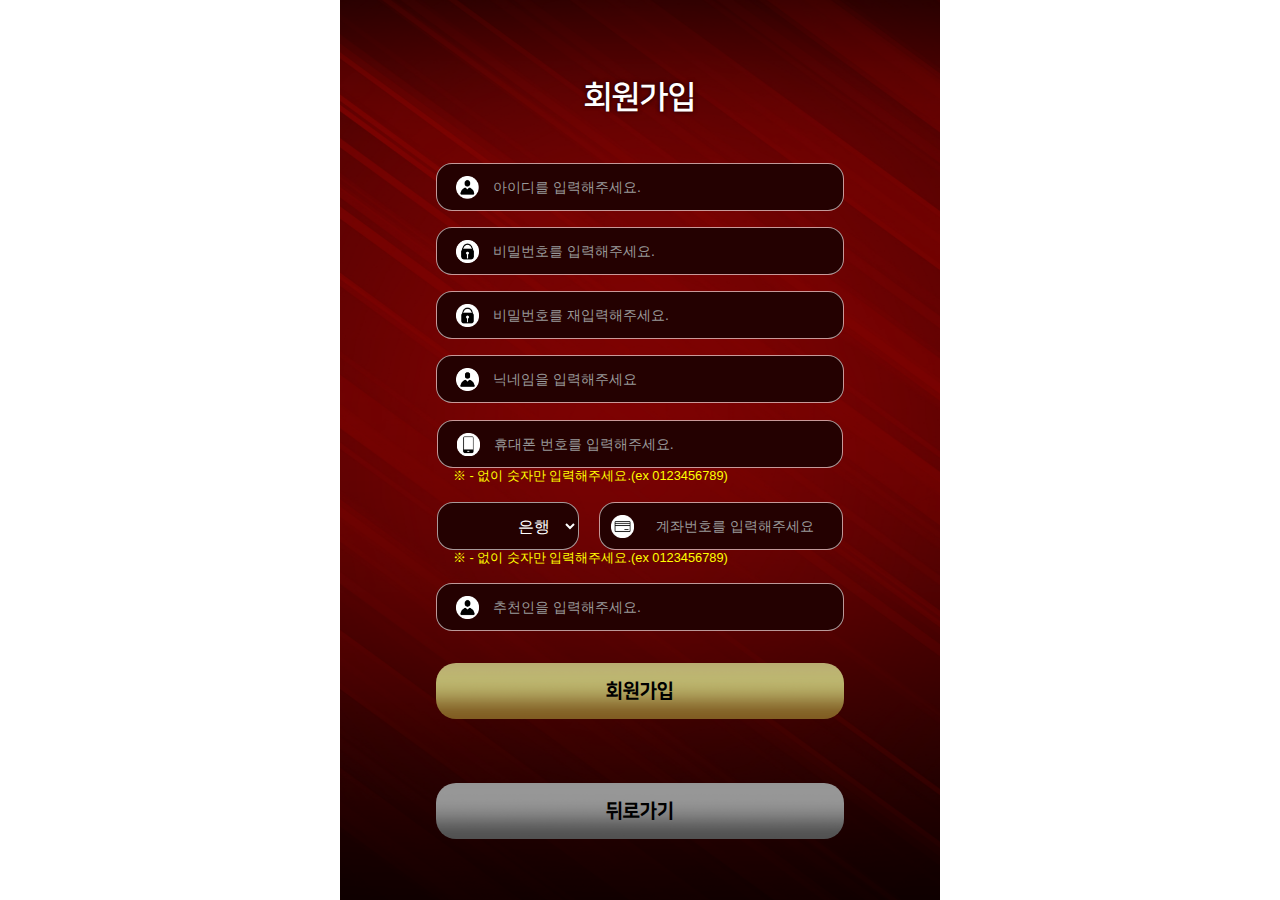
<file: join.html>
<!DOCTYPE html><!--  This site was created in Webflow. https://www.webflow.com  -->
<!--  Last Published: Fri Nov 24 2023 08:43:40 GMT+0000 (Coordinated Universal Time)  -->
<html data-wf-page="6507dff8a475ead3fb2be5e2" data-wf-site="64eee95f1b293c2901828879">
<head>
  <meta charset="utf-8">
  <title>sign</title>
  <meta content="sign" property="og:title">
  <meta content="sign" property="twitter:title">
  <meta content="width=device-width, initial-scale=1" name="viewport">
  <meta content="Webflow" name="generator">
  <link href="css/normal.min.css" rel="stylesheet" type="text/css">
  <link href="css/sub.min.css" rel="stylesheet" type="text/css">
  <link href="css/main.min.css" rel="stylesheet" type="text/css">
  <script type="text/javascript">!function(o,c){var n=c.documentElement,t=" w-mod-";n.className+=t+"js",("ontouchstart"in o||o.DocumentTouch&&c instanceof DocumentTouch)&&(n.className+=t+"touch")}(window,document);</script>
  <link href="images/favicon.ico" rel="shortcut icon" type="image/x-icon">
  <link href="images/webclip.png" rel="apple-touch-icon">
  <meta name="format-detection" content="telephone=no">
</head>
<body>
  <div class="w-form">
    <form id="email-form" name="email-form" data-name="Email Form" method="get" data-wf-page-id="6507dff8a475ead3fb2be5e2" data-wf-element-id="52955495-6b7c-d70f-34f3-4e74512c453d">
      <div class="container join">
        <div class="mainframe join">
          <div class="mainframe-top">
            <div class="divtext jointext">회원가입</div>
          </div>
          <div class="mainframe-center">
            <div class="inputbox join">
              <div class="inputwrap"><input type="text" class="input id _2 w-input" maxlength="256" name="id" data-name="id" placeholder="아이디를 입력해주세요." id="id" required=""><input type="password" class="input password _2 w-input" maxlength="256" name="password" data-name="password" placeholder="비밀번호를 입력해주세요." id="password" required=""><input type="password" class="input passwordcheck _2 w-input" maxlength="256" name="password-check" data-name="password check" placeholder="비밀번호를 재입력해주세요." id="password-check" required=""><input type="text" class="input nickname _2 w-input" maxlength="256" name="nickname" data-name="nickname" placeholder="닉네임을 입력해주세요" id="nickname" required="">
                <div class="wrap input"><input type="tel" class="input phonenumber _2 w-input" maxlength="256" name="phone-Number" data-name="phone Number" placeholder="휴대폰 번호를 입력해주세요." id="phone-Number">
                  <p class="paragraph precautions">※ - 없이 숫자만 입력해주세요.(ex 0123456789)</p>
                </div>
                <div class="wrap input">
                  <div class="flexdiv-h both">
                    <div class="selectwrap bank"><select id="bank" name="bank" data-name="bank" class="select bank w-select">
                        <option value="bank">은행</option>
                        <option value="K">케이뱅크</option>
                        <option value="shinhan">신한은행</option>
                        <option value="NH">농협은행</option>
                      </select></div><input type="text" class="input banknumber _2 w-input" maxlength="256" name="bank-Number" data-name="bank Number" placeholder="계좌번호를 입력해주세요" id="bank-Number" required="">
                  </div>
                  <p class="paragraph precautions">※ - 없이 숫자만 입력해주세요.(ex 0123456789)</p>
                </div><input type="text" class="input recommend _2 w-input" maxlength="256" name="recommended-person" data-name="recommended person" placeholder="추천인을 입력해주세요." id="recommended-person">
              </div>
            </div>
            <div class="btnwrap join">
              <div class="btn join _2">회원가입</div>
              <div class="btn back">뒤로가기</div>
            </div>
          </div>
        </div>
      </div>
    </form>
    <div class="w-form-done">
      <div>Thank you! Your submission has been received!</div>
    </div>
    <div class="w-form-fail">
      <div>Oops! Something went wrong while submitting the form.</div>
    </div>
  </div>
  <script src="https://d3e54v103j8qbb.cloudfront.net/js/jquery-3.5.1.min.dc5e7f18c8.js?site=64eee95f1b293c2901828879" type="text/javascript" integrity="sha256-9/aliU8dGd2tb6OSsuzixeV4y/faTqgFtohetphbbj0=" crossorigin="anonymous"></script>
  <script src="js/webflow.js" type="text/javascript"></script>
  <script>
function isiOS() {
  return /(iPad|iPhone|iPod)/g.test(navigator.userAgent);
}
//ios인 경우
if (isiOS()) {
  // iOS에 대한 반응형 미디어 쿼리 작성
  const style = document.createElement('style');
  style.innerHTML = `
    @media screen and (max-width:1180px){
			.container{
        height:100dvh;
      }
    }
  `;
  document.head.appendChild(style);
}
</script>
</body>
</html>
</file>
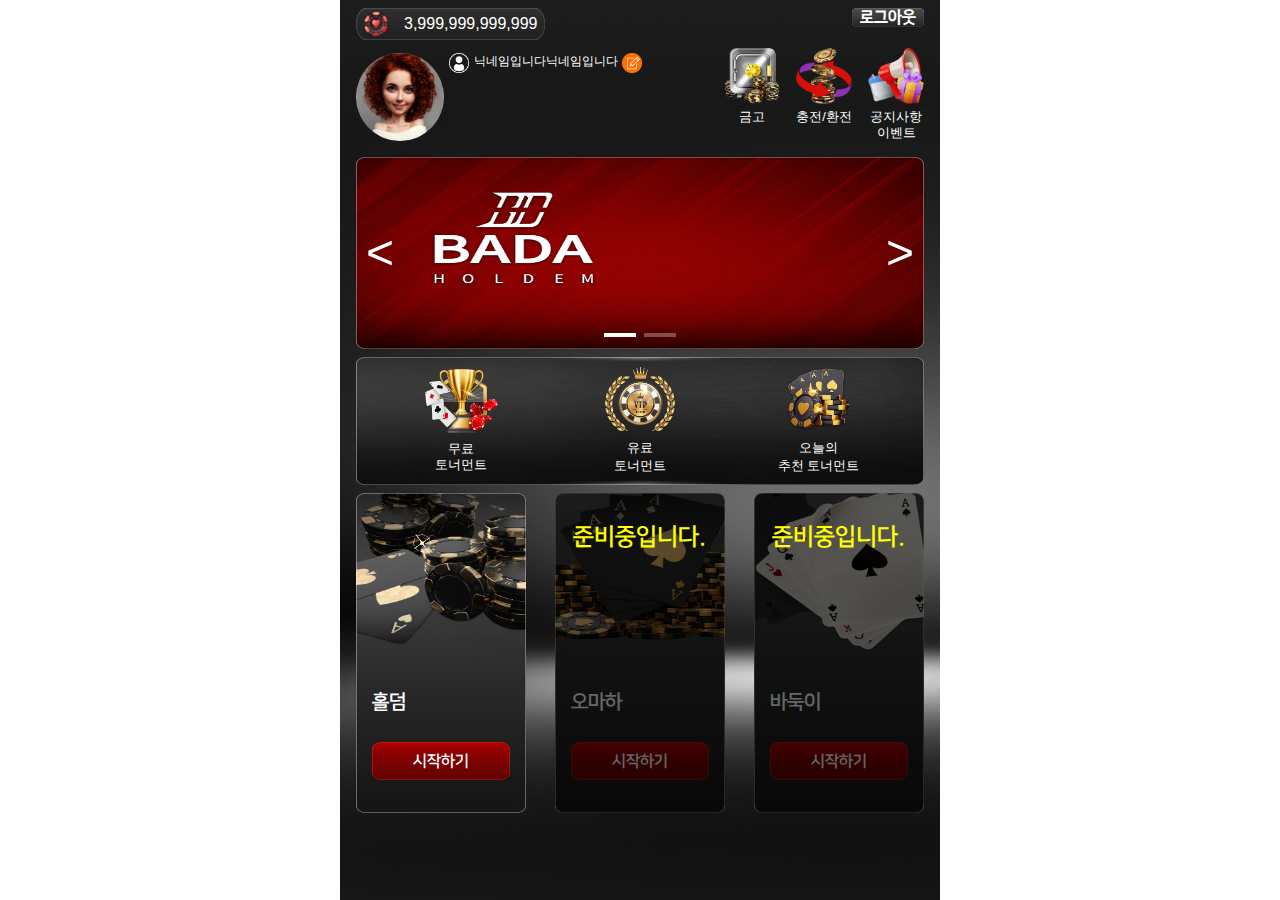
<file: lobby.html>
<!DOCTYPE html>
<!--  This site was created in Webflow. https://www.webflow.com  -->
<!--  Last Published: Fri Nov 24 2023 08:43:40 GMT+0000 (Coordinated Universal Time)  -->
<html data-wf-page="6507dff8a475ead3fb2be5e3" data-wf-site="64eee95f1b293c2901828879">
    <head>
        <meta charset="utf-8" />
        <title>lobby</title>
        <meta content="lobby" property="og:title" />
        <meta content="lobby" property="twitter:title" />
        <meta content="width=device-width, initial-scale=1" name="viewport" />
        <meta content="Webflow" name="generator" />
  <link href="css/normal.min.css" rel="stylesheet" type="text/css">
  <link href="css/sub.min.css" rel="stylesheet" type="text/css">
  <link href="css/main.min.css" rel="stylesheet" type="text/css">
        <script type="text/javascript">
            !(function (o, c) {
                var n = c.documentElement,
                    t = ' w-mod-';
                (n.className += t + 'js'), ('ontouchstart' in o || (o.DocumentTouch && c instanceof DocumentTouch)) && (n.className += t + 'touch');
            })(window, document);
        </script>
        <link href="images/favicon.ico" rel="shortcut icon" type="image/x-icon" />
        <link href="images/webclip.png" rel="apple-touch-icon" />
        <link rel="stylesheet" href="https://cdn.jsdelivr.net/npm/swiper@10/swiper-bundle.min.css" />
        <style>
            .btn.logout::after,
            .btn.navi-exchange::after,
            .btn.navi-notice::after {
                content: attr(data-name);
                position: absolute;
                top: 100%;
                right: 0%;
                z-index: 99;
                border: 5px solid pink;
                white-space: nowrap;
                color: white;
                display: none;
                font-size: 0.75em;
            }
            .btn.logout:hover::after,
            .btn.navi-exchange:hover::after,
            .btn.navi-notice:hover::after {
                display: block;
            }
            .tournamentmenu .btn::after {
                content: attr(data-name);
                position: absolute;
                top: 100%;
                z-index: 99;
                border: 5px solid pink;
                white-space: nowrap;
                color: white;
                display: none;
                font-size: 0.75em;
            }
            .tournamentmenu:hover .btn::after {
                display: block;
            }
            .btn.holdem::after {
                content: attr(data-name);
                position: absolute;
                top: 20%;
                right: 0%;
                z-index: 99;
                border: 5px solid pink;
                white-space: nowrap;
                color: white;
                display: none;
                font-size: 0.75em;
            }
            .btn.holdem:hover::after {
                display: block;
            }
        </style>
    </head>
    <body>
        <div class="w-form">
            <form
                id="email-form"
                name="email-form"
                data-name="Email Form"
                method="get"
                data-wf-page-id="6507dff8a475ead3fb2be5e3"
                data-wf-element-id="52955495-6b7c-d70f-34f3-4e74512c453d"
            >
                <div class="container lobby">
                    <div class="mainframe lobby">
                        <div class="mainframe-top">
                            <div class="mainframe-header flexdiv-v mainframe-header-padding">
                                <div class="div">
                                    <div class="flexdiv-h both balance">
                                        <div class="flexdiv-h center">
                                            <div class="userinfo-balance">3,999,999,999,999</div>
                                        </div>
                                        <div class="btn logout" data-name="로그인 페이지로 이동합니다.">로그아웃</div>
                                    </div>
                                </div>
                                <div class="flexdiv-h">
                                    <div class="flexdiv-h">
                                        <div class="userinfo-profile"></div>
                                        <div class="flexdiv-h">
                                            <div class="flexdiv-h">
                                                <img src="images/lobby_icon1.png" loading="lazy" alt="" class="icon lobbyuser" />
                                                <div class="userinfo-nickname">닉네임입니다닉네임입니다</div>
                                            </div>
                                            <div class="btn modify"></div>
                                        </div>
                                    </div>
                                    <div class="lobbybtnbox">
                                        <div class="btn navi-safe">
                                            <img src="images/lobby_safe_bt1.png" loading="lazy" alt="" class="icon exchange" />
                                            <div class="divtext">금고</div>
                                        </div>
                                        <div class="btn navi-exchange" data-name="충/환전 페이지로 이동합니다." data-link="exchange.html">
                                            <img src="images/lobby_icon3.png" loading="lazy" alt="" class="icon exchange" />
                                            <div class="divtext">충전/환전</div>
                                        </div>
                                        <div class="btn navi-notice" data-name="공지 및 이벤트 페이지로 이동합니다." data-link="notice.html">
                                            <img src="images/lobby_icon4.png" loading="lazy" alt="" class="icon event" />
                                            <div class="divtext">공지사항<br />이벤트</div>
                                        </div>
                                    </div>
                                </div>
                            </div>
                        </div>
                        <div class="mainframe-center gamecontents">
                            <div class="swiper mainbannerslider">
                                <div class="swiper-wrapper">
                                    <div class="swiper-slide">
                                        <img
                                            src="images/lobby_banner1.png"
                                            loading="lazy"
                                            sizes="(max-width: 479px) 94vw, (max-width: 767px) 96vw, (max-width: 991px) 97vw, 568px"
                                            srcset="
                                                images/lobby_banner1-p-500.png   500w,
                                                images/lobby_banner1-p-800.png   800w,
                                                images/lobby_banner1-p-1080.png 1080w,
                                                images/lobby_banner1.png        1370w
                                            "
                                            alt=""
                                            class="swiper-slide-image"
                                        />
                                    </div>
                                    <div class="swiper-slide">
                                        <img
                                            src="images/lobby_banner1.png"
                                            loading="lazy"
                                            sizes="(max-width: 479px) 94vw, (max-width: 767px) 96vw, (max-width: 991px) 97vw, 568px"
                                            srcset="
                                                images/lobby_banner1-p-500.png   500w,
                                                images/lobby_banner1-p-800.png   800w,
                                                images/lobby_banner1-p-1080.png 1080w,
                                                images/lobby_banner1.png        1370w
                                            "
                                            alt=""
                                            class="swiper-slide-image"
                                        />
                                    </div>
                                </div>
                                <div class="carousel-arrowbox">
                                    <div class="carousel-arrow prev">&lt;</div>
                                    <div class="carousel-arrow next">&gt;</div>
                                </div>
                            </div>
                            <div class="wrap tournamentmenu">
                                <div class="btn freetournament" data-name="토너먼트 페이지로 이동합니다." data-link="tournament.html">
                                    <img src="images/lobby_icon5.png" loading="lazy" alt="" class="icon tournamentmenu free" />
                                    <div class="divtext">무료 <br />토너먼트</div>
                                </div>
                                <div class="btn paidtournament" data-name="토너먼트 페이지로 이동합니다." data-link="tournament.html">
                                    <img src="images/lobby_icon6.png" loading="lazy" alt="" class="icon tournamentmenu paid" />
                                    <div class="divtext">유료<br />토너먼트</div>
                                </div>
                                <div class="btn recommendtournament" data-name="토너먼트 페이지로 이동합니다." data-link="tournament.html">
                                    <img src="images/lobby_icon7.png" loading="lazy" alt="" class="icon tournamentmenu holdem" />
                                    <div class="divtext">오늘의<br />추천 토너먼트</div>
                                </div>
                            </div>
                            <div class="wrap gamemenu">
                                <div class="btn gamemenu holdem" data-name="게임방 리스트로 이동합니다." data-link="gameroom.html">
                                    <div class="div">
                                        <h3 class="heading gamemenutitle">홀덤</h3>
                                    </div>
                                    <div class="btn start">시작하기</div>
                                    <div class="btnbackground">
                                        <h4 class="heading preparing">준비중입니다.</h4>
                                    </div>
                                </div>
                                <div class="btn gamemenu omaha">
                                    <div class="div">
                                        <h3 class="heading gamemenutitle">오마하</h3>
                                    </div>
                                    <div class="btn start">시작하기</div>
                                    <div class="btnbackground on">
                                        <h4 class="heading preparing">준비중입니다.</h4>
                                    </div>
                                </div>
                                <div class="btn gamemenu badugi">
                                    <div class="div">
                                        <h3 class="heading gamemenutitle">바둑이</h3>
                                    </div>
                                    <div class="btn start">시작하기</div>
                                    <div class="btnbackground on">
                                        <h4 class="heading preparing">준비중입니다.</h4>
                                    </div>
                                </div>
                            </div>
                        </div>
                        <div class="popupframe safe">
                            <div class="popup safe">
                                <div class="popuptitle">
                                    <h3 class="heading _2">금고</h3>
                                </div>
                                <div class="btn popupclose"></div>
                                <div class="wrap safe">
                                    <div class="btnwrap safetab">
                                        <div class="s_tab on">입금</div>
                                        <div class="s_tab">출금</div>
                                    </div>
                                    <div class="safemoneybox">
                                        <div class="s_moneybox">
                                            <div class="s_moneytitle">소지</div>
                                            <div class="s_money mymoney">999,999,999,999</div>
                                        </div>
                                        <div class="arrowbox">
                                            <img
                                                src="images/safe_arrow.png"
                                                loading="lazy"
                                                sizes="100vw"
                                                srcset="images/safe_arrow-p-500.png 500w, images/safe_arrow.png 529w"
                                                alt=""
                                                class="s_arrow left"
                                            />
                                        </div>
                                        <div class="s_moneybox">
                                            <div class="s_moneytitle">입금</div>
                                            <div class="s_money inputmoney">옮길 금액을 아래 키패드로 입력해주세요</div>
                                        </div>
                                        <div class="arrowbox">
                                            <img
                                                src="images/safe_arrow.png"
                                                loading="lazy"
                                                sizes="100vw"
                                                srcset="images/safe_arrow-p-500.png 500w, images/safe_arrow.png 529w"
                                                alt=""
                                                class="s_arrow"
                                            />
                                        </div>
                                        <div class="s_moneybox">
                                            <div class="s_moneytitle">금고</div>
                                            <div class="s_money safemoney">999,999,999,999</div>
                                        </div>
                                    </div>
                                    <div class="keypadwrap">
                                        <div class="keypad">1</div>
                                        <div class="keypad">2</div>
                                        <div class="keypad">3</div>
                                        <div class="keypad">4</div>
                                        <div class="keypad">5</div>
                                        <div class="keypad">6</div>
                                        <div class="keypad">7</div>
                                        <div class="keypad">8</div>
                                        <div class="keypad">9</div>
                                        <div class="keypad">000</div>
                                        <div id="w-node-d9bdefc0-be33-c078-9b5d-b9a823fe7c48-fb2be5e3" class="keypad">0</div>
                                        <div id="w-node-_4d73aae4-ccfc-12eb-0827-9f833f3eb338-fb2be5e3" class="keypad">&lt;</div>
                                        <div id="w-node-_6bd347c8-d9bd-5340-33ff-53ebe08e1935-fb2be5e3" class="keypad reset">초기화</div>
                                        <div id="w-node-b9b1ee13-fb42-35a1-bf1e-108ff72b9465-fb2be5e3" class="keypad max">최대 자동입력</div>
                                    </div>
                                    <div class="btn processing">입금하기</div>
                                </div>
                            </div>
                        </div>
                        <div class="popupframe nickname">
                            <div class="popup nickname">
                                <div class="popuptitle">
                                    <h3 class="heading _2">닉네임 변경</h3>
                                </div>
                                <div class="btn popupclose"></div>
                                <div class="wrap nickname">
                                    <div class="flexdiv-h center">
                                        <input
                                            type="text"
                                            class="input changenickname w-input"
                                            maxlength="256"
                                            name="change-nickname"
                                            data-name="change nickname"
                                            placeholder="변경할 닉네임을 입력해주세요."
                                            id="change-nickname"
                                            required=""
                                        />
                                        <div class="btn duplicatecheck">중복체크</div>
                                    </div>
                                    <div class="nicknamenotice">
                                        닉네임은 최대 <span class="span maxtext">00</span>자 입력 가능합니다.<br />비적절한 닉네임은 유저 동의없이 임의로 변경될
                                        수 있습니다.
                                    </div>
                                    <div class="space nickname">
                                        <div class="nickchecktext">변경 가능한 닉네임입니다.</div>
                                    </div>
                                    <div class="btn nickchange">변경하기</div>
                                </div>
                            </div>
                        </div>
                        <div class="popupframe profile">
                            <div class="popup profile">
                                <div class="popuptitle">
                                    <h3 class="heading _2">프로필 변경</h3>
                                </div>
                                <div class="btn popupclose"></div>
                                <div class="profilewrap">
                                    <img
                                        src="images/bg_pro_1.png"
                                        loading="lazy"
                                        sizes="100vw"
                                        srcset="images/bg_pro_1-p-500.png 500w, images/bg_pro_1.png 715w"
                                        alt=""
                                        class="profileicon choice"
                                    /><img
                                        src="images/bg_pro_2.png"
                                        loading="lazy"
                                        sizes="100vw"
                                        srcset="images/bg_pro_2-p-500.png 500w, images/bg_pro_2.png 715w"
                                        alt=""
                                        class="profileicon"
                                    /><img
                                        src="images/bg_pro_3.png"
                                        loading="lazy"
                                        sizes="100vw"
                                        srcset="images/bg_pro_3-p-500.png 500w, images/bg_pro_3.png 715w"
                                        alt=""
                                        class="profileicon"
                                    /><img
                                        src="images/bg_pro_4.png"
                                        loading="lazy"
                                        sizes="100vw"
                                        srcset="images/bg_pro_4-p-500.png 500w, images/bg_pro_4.png 715w"
                                        alt=""
                                        class="profileicon"
                                    /><img
                                        src="images/bg_pro_5.png"
                                        loading="lazy"
                                        sizes="100vw"
                                        srcset="images/bg_pro_5-p-500.png 500w, images/bg_pro_5.png 715w"
                                        alt=""
                                        class="profileicon"
                                    /><img
                                        src="images/bg_pro_6.png"
                                        loading="lazy"
                                        sizes="100vw"
                                        srcset="images/bg_pro_6-p-500.png 500w, images/bg_pro_6.png 715w"
                                        alt=""
                                        class="profileicon"
                                    /><img
                                        src="images/bg_pro_7.png"
                                        loading="lazy"
                                        sizes="100vw"
                                        srcset="images/bg_pro_7-p-500.png 500w, images/bg_pro_7.png 715w"
                                        alt=""
                                        class="profileicon"
                                    /><img
                                        src="images/bg_pro_8.png"
                                        loading="lazy"
                                        sizes="100vw"
                                        srcset="images/bg_pro_8-p-500.png 500w, images/bg_pro_8.png 715w"
                                        alt=""
                                        class="profileicon"
                                    /><img
                                        src="images/bg_pro_9.png"
                                        loading="lazy"
                                        sizes="100vw"
                                        srcset="images/bg_pro_9-p-500.png 500w, images/bg_pro_9.png 715w"
                                        alt=""
                                        class="profileicon"
                                    />
                                </div>
                                <div class="btn change">변경하기</div>
                            </div>
                        </div>
                        <div class="popupframe msg">
                            <div class="popup msg">
                                <div class="popuptitle">
                                    <h3 class="heading _2">공지사항</h3>
                                </div>
                                <div class="btn popupclose"></div>
                                <div class="msgbox">
                                    쪽지내용입니다.쪽지내용입니다.쪽지내용입니다.쪽지내용입니다.쪽지내용입니다.쪽지내용입니다.쪽지내용입니다.쪽지내용입니다.쪽지내용입니다.쪽지내용입니다.쪽지내용입니다.쪽지내용입니다.쪽지내용입니다.쪽지내용입니다.쪽지내용입니다.쪽지내용입니다.쪽지내용입니다.쪽지내용입니다.쪽지내용입니다.쪽지내용입니다.
                                </div>
                            </div>
                        </div>
                        <div class="popupframe emergency">
                            <div class="popup emergency">
                                <div class="phrase">
                                    쪽지 예시 문구쪽지쪽지 예시 문구쪽지쪽지 예시 문구쪽지쪽지 예시 문구쪽지쪽지 예시 문구쪽지쪽지 예시 문구쪽지쪽지 예시
                                    문구쪽지쪽지 예시 문구쪽지쪽지 예시 문구쪽지쪽지 예시 문구쪽지쪽지 예시 문구쪽지쪽지 예시 문시 문구쪽지쪽지 예시
                                    문구쪽지쪽지 예시 <br />쪽지 예시 문구쪽지쪽지 예시 문구쪽지쪽지 예시 문구쪽지쪽지 예시 문구쪽지쪽지 예시 문구쪽지쪽지 예시
                                    문구쪽지쪽지 예시 문구쪽지쪽지 예시 문구쪽지쪽지 예시 문구쪽지쪽지 예시 문구쪽지쪽지 예시 문구쪽지쪽지 예시 문시
                                    문구쪽지쪽지 예시 문구쪽지쪽지 예시 <br />
                                </div>
                            </div>
                        </div>
                    </div>
                </div>
            </form>
            <div class="w-form-done">
                <div>Thank you! Your submission has been received!</div>
            </div>
            <div class="w-form-fail">
                <div>Oops! Something went wrong while submitting the form.</div>
            </div>
        </div>
        <script
            src="https://d3e54v103j8qbb.cloudfront.net/js/jquery-3.5.1.min.dc5e7f18c8.js?site=64eee95f1b293c2901828879"
            type="text/javascript"
            integrity="sha256-9/aliU8dGd2tb6OSsuzixeV4y/faTqgFtohetphbbj0="
            crossorigin="anonymous"
        ></script>
        <script src="js/webflow.js" type="text/javascript"></script>
        <style>
            .w-slider-dot {
                width: 2.5rem;
                height: 0.2rem;
                background: #fff;
                opacity: 30%;
            }
            .w-slider-dot.w-active {
                background: #fff;
                opacity: 100%;
            }
            .swiper-pagination-bullet {
                width: 2rem;
                height: 0.2rem;
                background: #fff;
                opacity: 0.3;
                border-radius: 0;
                cursor: pointer;
            }
            .swiper-pagination-bullet.swiper-pagination-bullet-active {
                background: #fff;
                opacity: 1;
            }
        </style>
        <script src="https://cdn.jsdelivr.net/npm/swiper@10/swiper-bundle.min.js"></script>
        <script>
            //각 안드로이드와 iOS 를 구분짓는 함수들 true/false를 반환한다.
            function isAndroid() {
                return navigator.userAgent.toLowerCase().indexOf('android') > -1;
            }
            function isiOS() {
                return /(iPad|iPhone|iPod)/g.test(navigator.userAgent);
            }
            //ios인 경우
            if (isiOS()) {
                // iOS에 대한 반응형 미디어 쿼리 작성
                const style = document.createElement('style');
                style.innerHTML = `
    @media screen and (max-width:1180px){
			.container{
        height:100dvh;
      }
    }
  `;
                document.head.appendChild(style);
            }
            const lobbyPage = document.querySelector('.container.lobby');
            if (lobbyPage) {
                const safeBtn = lobbyPage.querySelector('.btn.navi-safe');
                const safePopup = lobbyPage.querySelector('.popupframe.safe');
                safeBtn.addEventListener('click', function () {
                    safePopup.style.display = 'flex';
                    //닫기버튼
                    const closeBtn = safePopup.querySelector('.btn.popupclose');
                    closeBtn.addEventListener('click', function () {
                        safePopup.style.display = 'none';
                        inputMoney.style.color = 'grey';
                        inputMoney.textContent = '옮길 금액을 아래 키패드로 입력해주세요';
                    });
                    //금고관련 변수
                    const userBalance = lobbyPage.querySelector('.userinfo-balance');
                    const safeTab = Array.from(safePopup.querySelectorAll('.s_tab'));
                    const sArrow = safePopup.querySelectorAll('.s_arrow');
                    const moneyBox = Array.from(safePopup.querySelectorAll('.s_moneybox')); // moneyBox[1] 입금 & 출금 박스
                    const sMoneyTitle = moneyBox[1].querySelector('.s_moneytitle'); //moneyBox[1] 타이틀 = 입금or출금
                    const processBtn = safePopup.querySelector('.btn.processing'); // 입금하기 & 출금하기 버튼
                    //소지&입출금&금고
                    const myMoney = safePopup.querySelector('.mymoney'); //소지금
                    myMoney.textContent = userBalance.textContent;
                    const inputMoney = safePopup.querySelector('.inputmoney'); //입력금액
                    let inputValue = '';
                    const safeMoney = safePopup.querySelector('.safemoney'); //금고잔액
                    const keypad = safePopup.querySelectorAll('.keypad'); //0~9, 000 , <
                    //탭 누르면 발생
                    safeTab.forEach((tab, index) => {
                        tab.addEventListener('click', () => {
                            inputValue = '0';
                            inputMoney.style.color = 'grey';
                            inputMoney.textContent = '옮길 금액을 아래 키패드로 입력해주세요';
                            safeTab.forEach(otherTab => otherTab.classList.remove('on'));
                            tab.classList.add('on');
                            sMoneyTitle.textContent = index === 0 ? '입금' : '출금';
                            processBtn.textContent = index === 0 ? '입금하기' : '출금하기';
                            //화살표 표시
                            sArrow.forEach(arrow => {
                                arrow.style.display = 'none';
                            });
                            index === 0 ? (sArrow[1].style.display = 'flex') : (sArrow[0].style.display = 'flex');
                        });
                    });
                    //계산기
                    keypad.forEach((btn, index) => {
                        btn.addEventListener('click', function () {
                            inputMoney.style.color = '#fff';
                            if (index === 11) {
                                //1개씩 지우기
                                inputValue = inputValue.slice(0, -1);
                                if (inputValue.length === 0) {
                                    inputMoney.textContent = '0';
                                } else {
                                    inputMoney.textContent = comma(inputValue);
                                }
                            } else if (index === 12) {
                                //초기화
                                inputValue = '0';
                                inputMoney.textContent = inputValue;
                            } else if (index === 13) {
                                //최대 자동입력
                                sMoneyTitle.textContent === '입금' ? (inputValue = myMoney.textContent) : (inputValue = safeMoney.textContent);
                                inputMoney.textContent = comma(inputValue);
                            } else {
                                //그외 0~9 , 000
                                let numbering = btn.textContent;
                                inputValue += numbering;
                                inputMoney.textContent = comma(inputValue);
                                if (inputMoney.textContent.length >= 15) {
                                    inputValue =
                                        sMoneyTitle.textContent == '입금'
                                            ? (inputMoney.textContent = myMoney.textContent)
                                            : (inputMoney.textContent = safeMoney.textContent);
                                }
                            }
                        });
                    });
                    //입금하기&출금하기 버튼
                    processBtn.addEventListener('click', function () {
                        const isDeposit = processBtn.textContent == '입금하기';
                        const myMoneyVal = parseInt(myMoney.textContent.replace(/,/g, ''));
                        const inputMoneyVal = parseInt(inputMoney.textContent.replace(/,/g, ''));
                        const safeMoneyVal = parseInt(safeMoney.textContent.replace(/,/g, ''));
                        const keep = myMoneyVal - inputMoneyVal;
                        const take = safeMoneyVal - inputMoneyVal;
                        if (isDeposit) {
                            //입금
                            const calcMyMoney = comma((myMoneyVal - inputMoneyVal).toString());
                            userBalance.textContent = calcMyMoney;
                            myMoney.textContent = calcMyMoney;
                            safeMoney.textContent = comma((safeMoneyVal + inputMoneyVal).toString());
                            inputValue = '0';
                            inputMoney.textContent = comma(inputValue);
                        } else {
                            //출금
                            const calcMyMoney = comma((myMoneyVal + inputMoneyVal).toString());
                            myMoney.textContent = calcMyMoney;
                            userBalance.textContent = calcMyMoney;
                            safeMoney.textContent = comma((safeMoneyVal - inputMoneyVal).toString());
                            inputValue = '0';
                            inputMoney.textContent = comma(inputValue);
                        }
                    });
                });
            }
            function comma(num) {
                let setNum = parseInt(num.replace(/,/g, ''));
                return setNum.toLocaleString();
            }
            const userProfile = lobbyPage.querySelector('.userinfo-profile');
            const profilePopup = lobbyPage.querySelector('.popupframe.profile');
            let userProfileBG = window.getComputedStyle(userProfile).getPropertyValue('background-image'); //userProfile background-image 값
            userProfile.addEventListener('click', () => {
                profilePopup.style.display = 'flex';

                const profileCloseBtn = profilePopup.querySelector('.btn.popupclose'); //닫기버튼
                profileCloseBtn.addEventListener('click', () => {
                    profilePopup.style.display = 'none';
                });

                const profileIcon = profilePopup.querySelectorAll('.profileicon');
                let iconUrl = profileIcon[0].getAttribute('src'); //기초 값 설정;//클릭한 icon url 값
                profileIcon.forEach((icon, index) => {
                    //맨 첫번째로 기본설정해놓기
                    profileIcon.forEach(otherIcon => {
                        otherIcon.classList.remove('choice');
                    });
                    profileIcon[0].classList.add('choice');

                    //아이콘 클릭시 이벤트
                    icon.addEventListener('click', () => {
                        profileIcon.forEach(otherIcon => {
                            otherIcon.classList.remove('choice');
                        });
                        icon.classList.add('choice');

                        // iconUrl = window.getComputedStyle(icon).getPropertyValue("background-image")
                        iconUrl = icon.getAttribute('src');
                    });
                });

                const changeBtn = profilePopup.querySelector('.btn.change'); //변경하기 버튼
                changeBtn.addEventListener('click', () => {
                    userProfile.style.backgroundImage = `url(${iconUrl})`;
                    profilePopup.style.display = 'none';
                });
            });

            const modifyBtn = lobbyPage.querySelector('.btn.modify'); //닉네임 변경 팝업 버튼
            let username = lobbyPage.querySelector('.userinfo-nickname'); //닉네임
            const nicknamePopup = lobbyPage.querySelector('.nickname'); //닉네임 팝업
            //이름 변경하기
            modifyBtn.addEventListener('click', function () {
                nicknamePopup.style.display = 'flex';

                const nickCloseBtn = nicknamePopup.querySelector('.btn.popupclose'); //닫기버튼
                nickCloseBtn.addEventListener('click', () => {
                    nicknamePopup.style.display = 'none';
                });

                //닉네임 변경하기
                const nickInput = nicknamePopup.querySelector('.changenickname'); //이름 input
                let nickInputValue = nickInput.value;
                const duplicateBtn = nicknamePopup.querySelector('.btn.duplicatecheck'); //중복체크 버튼
                const nickChangeBtn = nicknamePopup.querySelector('.btn.nickchange'); //변경하기 버튼
                const nickCheckText = nicknamePopup.querySelector('.nickchecktext'); //변경 가능한지 보여주는 텍스트
                let checking = false;
                duplicateBtn.addEventListener('click', () => {
                    nickInputValue = nickInput.value;
                    if (nickInputValue.trim() !== '') {
                        //입력값이 있다면
                        nickCheckText.style.display = 'block';
                        checking = true;
                    } else {
                        alert('닉네임을 입력하고 확인해주세요');
                        checking = false;
                    }
                });
                nickChangeBtn.addEventListener('click', () => {
                    if (checking) {
                        username.textContent = nickInputValue;
                        nicknamePopup.style.display = 'none';
                    }
                });
            });
            //swiper slide
            const swiper = new Swiper('.mainbannerslider', {
                //effect: 'coverflow',
                centeredSlides: true,
                slidesPerView: 1,
                loop: true,
                createElements: true,
                pagination: true,
                autoplay: {
                    delay: 1000,
                    disableOnInteraction: false,
                },
                navigation: {
                    nextEl: '.carousel-arrow.next',
                    prevEl: '.carousel-arrow.prev',
                },
            });

            // ▼▼ 페이지 코드 ▼▼
            const naviExchange = lobbyPage.querySelector('.btn.navi-exchange');
            const naviNotice = lobbyPage.querySelector('.btn.navi-notice');
            const naviTournament = lobbyPage.querySelector('.tournamentmenu .btn');
            const naviHoldem = lobbyPage.querySelector('.btn.holdem');

            const naviLink = element => {
                const linkValue = element.dataset.link;
                location.href = linkValue;
            };

            naviExchange.addEventListener('click', () => naviLink(naviExchange));
            naviNotice.addEventListener('click', () => naviLink(naviNotice));
            naviTournament.addEventListener('click', () => naviLink(naviTournament));
            naviHoldem.addEventListener('click', () => naviLink(naviHoldem));
        </script>
    </body>
</html>
</file>
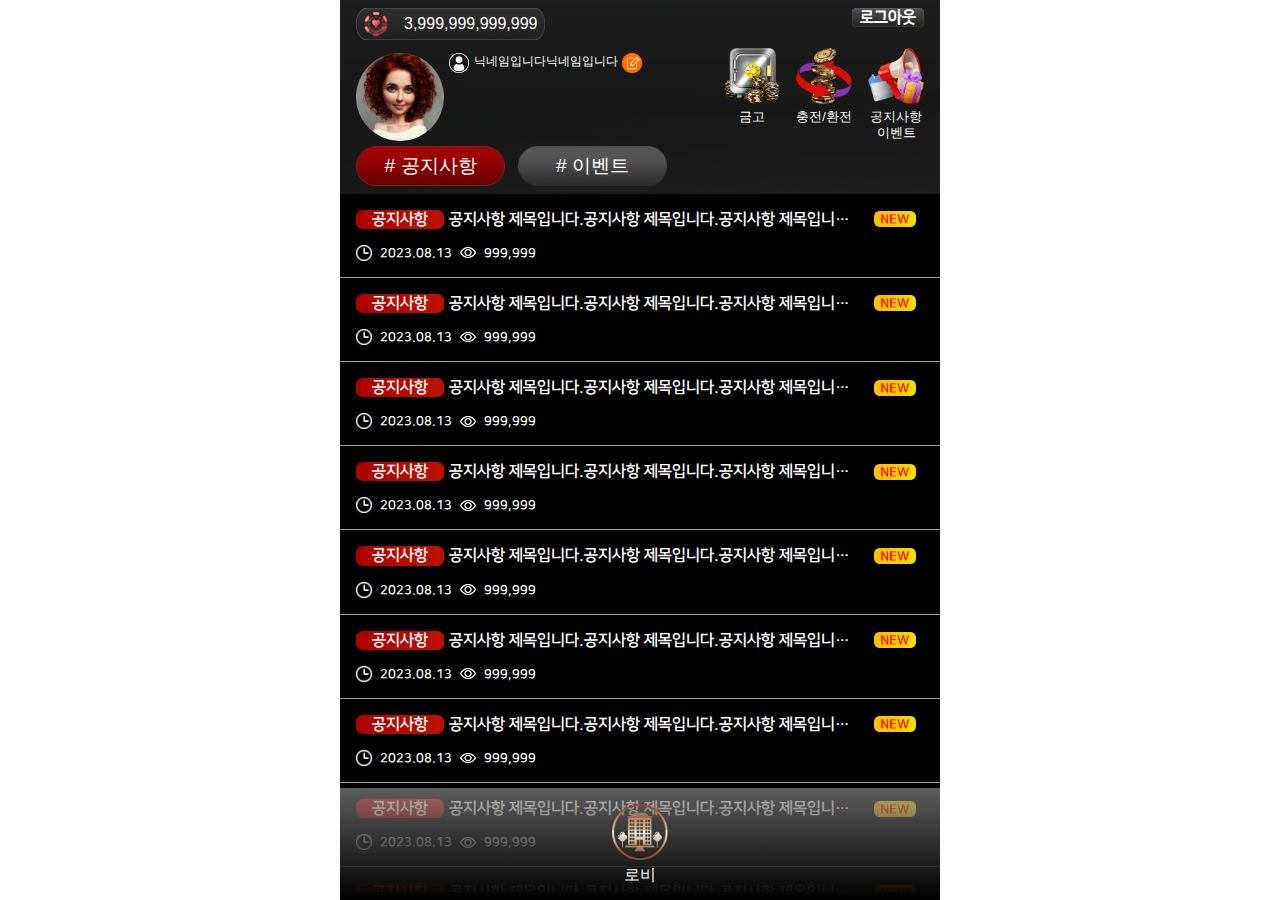
<file: notice.html>
<!DOCTYPE html>
<!--  This site was created in Webflow. https://www.webflow.com  -->
<!--  Last Published: Fri Nov 24 2023 08:43:40 GMT+0000 (Coordinated Universal Time)  -->
<html data-wf-page="6507dff8a475ead3fb2be5e4" data-wf-site="64eee95f1b293c2901828879">
    <head>
        <meta charset="utf-8" />
        <title>event</title>
        <meta content="event" property="og:title" />
        <meta content="event" property="twitter:title" />
        <meta content="width=device-width, initial-scale=1" name="viewport" />
        <meta content="Webflow" name="generator" />
  <link href="css/normal.min.css" rel="stylesheet" type="text/css">
  <link href="css/sub.min.css" rel="stylesheet" type="text/css">
  <link href="css/main.min.css" rel="stylesheet" type="text/css">
        <script type="text/javascript">
            !(function (o, c) {
                var n = c.documentElement,
                    t = ' w-mod-';
                (n.className += t + 'js'), ('ontouchstart' in o || (o.DocumentTouch && c instanceof DocumentTouch)) && (n.className += t + 'touch');
            })(window, document);
        </script>
        <link href="images/favicon.ico" rel="shortcut icon" type="image/x-icon" />
        <link href="images/webclip.png" rel="apple-touch-icon" />
        <style>
            .btn.logout::after,
            .btn.navi-exchange::after,
            .btn.navi-notice::after {
                content: attr(data-name);
                position: absolute;
                top: 100%;
                right: 0%;
                z-index: 99;
                border: 5px solid pink;
                white-space: nowrap;
                color: white;
                display: none;
                font-size: 0.75em;
            }
            .btn.logout:hover::after,
            .btn.navi-exchange:hover::after,
            .btn.navi-notice:hover::after {
                display: block;
            }

            .btn.lobby::after {
                content: attr(data-name);
                position: absolute;
                top: 30%;
                right: 20%;
                z-index: 99;
                border: 5px solid pink;
                white-space: nowrap;
                color: white;
                display: none;
                font-size: 0.75em;
            }
            .btn.lobby:hover::after {
                display: block;
            }
        </style>
    </head>
    <body>
        <div class="w-form">
            <form
                id="email-form"
                name="email-form"
                data-name="Email Form"
                method="get"
                data-wf-page-id="6507dff8a475ead3fb2be5e4"
                data-wf-element-id="52955495-6b7c-d70f-34f3-4e74512c453d"
            >
                <div class="container notice">
                    <div class="mainframe notice">
                        <div class="mainframe-top">
                            <div class="mainframe-header flexdiv-v mainframe-header-padding">
                                <div class="div">
                                    <div class="flexdiv-h both balance">
                                        <div class="flexdiv-h center">
                                            <div class="userinfo-balance">3,999,999,999,999</div>
                                        </div>
                                        <div class="btn logout" data-name="로그인 페이지로 이동합니다.">로그아웃</div>
                                    </div>
                                </div>
                                <div class="flexdiv-h">
                                    <div class="flexdiv-h">
                                        <div class="userinfo-profile"></div>
                                        <div class="flexdiv-h">
                                            <div class="flexdiv-h">
                                                <img src="images/lobby_icon1.png" loading="lazy" alt="" class="icon lobbyuser" />
                                                <div class="userinfo-nickname">닉네임입니다닉네임입니다</div>
                                            </div>
                                            <div class="btn modify"></div>
                                        </div>
                                    </div>
                                    <div class="lobbybtnbox">
                                        <div class="btn navi-safe">
                                            <img src="images/lobby_safe_bt1.png" loading="lazy" alt="" class="icon exchange" />
                                            <div class="divtext">금고</div>
                                        </div>
                                        <div class="btn navi-exchange" data-name="충/환전 페이지로 이동합니다." data-link="exchange.html">
                                            <img src="images/lobby_icon3.png" loading="lazy" alt="" class="icon exchange" />
                                            <div class="divtext">충전/환전</div>
                                        </div>
                                        <div class="btn navi-notice" data-name="공지 및 이벤트 페이지로 이동합니다." data-link="notice.html">
                                            <img src="images/lobby_icon4.png" loading="lazy" alt="" class="icon event" />
                                            <div class="divtext">공지사항<br />이벤트</div>
                                        </div>
                                    </div>
                                </div>
                                <div class="flexdiv-h both wrap noticebtn">
                                    <div class="flexdiv-h tabmenu">
                                        <div class="btn noticebtn announcement on">
                                            <div class="divtext"># 공지사항</div>
                                        </div>
                                        <div class="btn noticebtn event">
                                            <div class="divtext"># 이벤트</div>
                                        </div>
                                    </div>
                                </div>
                            </div>
                        </div>
                        <div class="mainframe-center scrollbox">
                            <div class="wrap announcement">
                                <div class="noticelist">
                                    <div class="notice-header">
                                        <div class="notice-header-top">
                                            <div class="notice-tag announcement">공지사항</div>
                                            <div class="notice-title">공지사항 제목입니다.공지사항 제목입니다.공지사항 제목입니다.공지사항 제목입니다.</div>
                                            <img src="images/ntc_icon3.png" loading="lazy" alt="" class="icon new" />
                                        </div>
                                        <div class="notice-header-bottom">
                                            <div class="flexbox notice">
                                                <img
                                                    src="images/ntc_icon1.png"
                                                    loading="lazy"
                                                    sizes="(max-width: 479px) 3vw, (max-width: 767px) 16px, (max-width: 991px) 2vw, 16px"
                                                    alt=""
                                                    class="icon clock"
                                                />
                                                <div class="notice-date">2023.08.13</div>
                                            </div>
                                            <div class="flexbox notice">
                                                <img
                                                    src="images/ntc_icon2.png"
                                                    loading="lazy"
                                                    sizes="(max-width: 479px) 3vw, (max-width: 767px) 16px, (max-width: 991px) 2vw, 16px"
                                                    alt=""
                                                    class="icon eyes"
                                                />
                                                <div class="notice-views">999,999</div>
                                            </div>
                                        </div>
                                    </div>
                                    <div class="notice-contents">
                                        <p class="paragraph">
                                            공지사항 내용입니다.공지사항 내용입니다.공지사항 내용입니다.공지사항 내용입니다.공지사항 내용입니다.공지사항
                                            내용입니다.공지사항 내용입니다.공지사항 내용입니다.공지사항 내용입니다.공지사항 내용입니다.공지사항
                                            내용입니다.공지사항 내용입니다.공지사항 내용입니다.공지사항 내용입니다.공지사항 내용입니다.공지사항
                                            내용입니다.공지사항 내용입니다.공지사항 내용입니다.공지사항 내용입니다.공지사항 내용입니다.공지사항 내용입니다.
                                        </p>
                                    </div>
                                </div>
                                <div class="noticelist">
                                    <div class="notice-header">
                                        <div class="notice-header-top">
                                            <div class="notice-tag announcement">공지사항</div>
                                            <div class="notice-title">공지사항 제목입니다.공지사항 제목입니다.공지사항 제목입니다.공지사항 제목입니다.</div>
                                            <img src="images/ntc_icon3.png" loading="lazy" alt="" class="icon new" />
                                        </div>
                                        <div class="notice-header-bottom">
                                            <div class="flexbox notice">
                                                <img
                                                    src="images/ntc_icon1.png"
                                                    loading="lazy"
                                                    sizes="(max-width: 479px) 3vw, (max-width: 767px) 16px, (max-width: 991px) 2vw, 16px"
                                                    alt=""
                                                    class="icon clock"
                                                />
                                                <div class="notice-date">2023.08.13</div>
                                            </div>
                                            <div class="flexbox notice">
                                                <img
                                                    src="images/ntc_icon2.png"
                                                    loading="lazy"
                                                    sizes="(max-width: 479px) 3vw, (max-width: 767px) 16px, (max-width: 991px) 2vw, 16px"
                                                    alt=""
                                                    class="icon eyes"
                                                />
                                                <div class="notice-views">999,999</div>
                                            </div>
                                        </div>
                                    </div>
                                    <div class="notice-contents">
                                        <p class="paragraph">
                                            공지사항 내용입니다.공지사항 내용입니다.공지사항 내용입니다.공지사항 내용입니다.공지사항 내용입니다.공지사항
                                            내용입니다.공지사항 내용입니다.공지사항 내용입니다.공지사항 내용입니다.공지사항 내용입니다.공지사항
                                            내용입니다.공지사항 내용입니다.공지사항 내용입니다.공지사항 내용입니다.공지사항 내용입니다.공지사항
                                            내용입니다.공지사항 내용입니다.공지사항 내용입니다.공지사항 내용입니다.공지사항 내용입니다.공지사항 내용입니다.
                                        </p>
                                    </div>
                                </div>
                                <div class="noticelist">
                                    <div class="notice-header">
                                        <div class="notice-header-top">
                                            <div class="notice-tag announcement">공지사항</div>
                                            <div class="notice-title">공지사항 제목입니다.공지사항 제목입니다.공지사항 제목입니다.공지사항 제목입니다.</div>
                                            <img src="images/ntc_icon3.png" loading="lazy" alt="" class="icon new" />
                                        </div>
                                        <div class="notice-header-bottom">
                                            <div class="flexbox notice">
                                                <img
                                                    src="images/ntc_icon1.png"
                                                    loading="lazy"
                                                    sizes="(max-width: 479px) 3vw, (max-width: 767px) 16px, (max-width: 991px) 2vw, 16px"
                                                    alt=""
                                                    class="icon clock"
                                                />
                                                <div class="notice-date">2023.08.13</div>
                                            </div>
                                            <div class="flexbox notice">
                                                <img
                                                    src="images/ntc_icon2.png"
                                                    loading="lazy"
                                                    sizes="(max-width: 479px) 3vw, (max-width: 767px) 16px, (max-width: 991px) 2vw, 16px"
                                                    alt=""
                                                    class="icon eyes"
                                                />
                                                <div class="notice-views">999,999</div>
                                            </div>
                                        </div>
                                    </div>
                                    <div class="notice-contents">
                                        <p class="paragraph">
                                            공지사항 내용입니다.공지사항 내용입니다.공지사항 내용입니다.공지사항 내용입니다.공지사항 내용입니다.공지사항
                                            내용입니다.공지사항 내용입니다.공지사항 내용입니다.공지사항 내용입니다.공지사항 내용입니다.공지사항
                                            내용입니다.공지사항 내용입니다.공지사항 내용입니다.공지사항 내용입니다.공지사항 내용입니다.공지사항
                                            내용입니다.공지사항 내용입니다.공지사항 내용입니다.공지사항 내용입니다.공지사항 내용입니다.공지사항 내용입니다.
                                        </p>
                                    </div>
                                </div>
                                <div class="noticelist">
                                    <div class="notice-header">
                                        <div class="notice-header-top">
                                            <div class="notice-tag announcement">공지사항</div>
                                            <div class="notice-title">공지사항 제목입니다.공지사항 제목입니다.공지사항 제목입니다.공지사항 제목입니다.</div>
                                            <img src="images/ntc_icon3.png" loading="lazy" alt="" class="icon new" />
                                        </div>
                                        <div class="notice-header-bottom">
                                            <div class="flexbox notice">
                                                <img
                                                    src="images/ntc_icon1.png"
                                                    loading="lazy"
                                                    sizes="(max-width: 479px) 3vw, (max-width: 767px) 16px, (max-width: 991px) 2vw, 16px"
                                                    alt=""
                                                    class="icon clock"
                                                />
                                                <div class="notice-date">2023.08.13</div>
                                            </div>
                                            <div class="flexbox notice">
                                                <img
                                                    src="images/ntc_icon2.png"
                                                    loading="lazy"
                                                    sizes="(max-width: 479px) 3vw, (max-width: 767px) 16px, (max-width: 991px) 2vw, 16px"
                                                    alt=""
                                                    class="icon eyes"
                                                />
                                                <div class="notice-views">999,999</div>
                                            </div>
                                        </div>
                                    </div>
                                    <div class="notice-contents">
                                        <p class="paragraph">
                                            공지사항 내용입니다.공지사항 내용입니다.공지사항 내용입니다.공지사항 내용입니다.공지사항 내용입니다.공지사항
                                            내용입니다.공지사항 내용입니다.공지사항 내용입니다.공지사항 내용입니다.공지사항 내용입니다.공지사항
                                            내용입니다.공지사항 내용입니다.공지사항 내용입니다.공지사항 내용입니다.공지사항 내용입니다.공지사항
                                            내용입니다.공지사항 내용입니다.공지사항 내용입니다.공지사항 내용입니다.공지사항 내용입니다.공지사항 내용입니다.
                                        </p>
                                    </div>
                                </div>
                                <div class="noticelist">
                                    <div class="notice-header">
                                        <div class="notice-header-top">
                                            <div class="notice-tag announcement">공지사항</div>
                                            <div class="notice-title">공지사항 제목입니다.공지사항 제목입니다.공지사항 제목입니다.공지사항 제목입니다.</div>
                                            <img src="images/ntc_icon3.png" loading="lazy" alt="" class="icon new" />
                                        </div>
                                        <div class="notice-header-bottom">
                                            <div class="flexbox notice">
                                                <img
                                                    src="images/ntc_icon1.png"
                                                    loading="lazy"
                                                    sizes="(max-width: 479px) 3vw, (max-width: 767px) 16px, (max-width: 991px) 2vw, 16px"
                                                    alt=""
                                                    class="icon clock"
                                                />
                                                <div class="notice-date">2023.08.13</div>
                                            </div>
                                            <div class="flexbox notice">
                                                <img
                                                    src="images/ntc_icon2.png"
                                                    loading="lazy"
                                                    sizes="(max-width: 479px) 3vw, (max-width: 767px) 16px, (max-width: 991px) 2vw, 16px"
                                                    alt=""
                                                    class="icon eyes"
                                                />
                                                <div class="notice-views">999,999</div>
                                            </div>
                                        </div>
                                    </div>
                                    <div class="notice-contents">
                                        <p class="paragraph">
                                            공지사항 내용입니다.공지사항 내용입니다.공지사항 내용입니다.공지사항 내용입니다.공지사항 내용입니다.공지사항
                                            내용입니다.공지사항 내용입니다.공지사항 내용입니다.공지사항 내용입니다.공지사항 내용입니다.공지사항
                                            내용입니다.공지사항 내용입니다.공지사항 내용입니다.공지사항 내용입니다.공지사항 내용입니다.공지사항
                                            내용입니다.공지사항 내용입니다.공지사항 내용입니다.공지사항 내용입니다.공지사항 내용입니다.공지사항 내용입니다.
                                        </p>
                                    </div>
                                </div>
                                <div class="noticelist">
                                    <div class="notice-header">
                                        <div class="notice-header-top">
                                            <div class="notice-tag announcement">공지사항</div>
                                            <div class="notice-title">공지사항 제목입니다.공지사항 제목입니다.공지사항 제목입니다.공지사항 제목입니다.</div>
                                            <img src="images/ntc_icon3.png" loading="lazy" alt="" class="icon new" />
                                        </div>
                                        <div class="notice-header-bottom">
                                            <div class="flexbox notice">
                                                <img
                                                    src="images/ntc_icon1.png"
                                                    loading="lazy"
                                                    sizes="(max-width: 479px) 3vw, (max-width: 767px) 16px, (max-width: 991px) 2vw, 16px"
                                                    alt=""
                                                    class="icon clock"
                                                />
                                                <div class="notice-date">2023.08.13</div>
                                            </div>
                                            <div class="flexbox notice">
                                                <img
                                                    src="images/ntc_icon2.png"
                                                    loading="lazy"
                                                    sizes="(max-width: 479px) 3vw, (max-width: 767px) 16px, (max-width: 991px) 2vw, 16px"
                                                    alt=""
                                                    class="icon eyes"
                                                />
                                                <div class="notice-views">999,999</div>
                                            </div>
                                        </div>
                                    </div>
                                    <div class="notice-contents">
                                        <p class="paragraph">
                                            공지사항 내용입니다.공지사항 내용입니다.공지사항 내용입니다.공지사항 내용입니다.공지사항 내용입니다.공지사항
                                            내용입니다.공지사항 내용입니다.공지사항 내용입니다.공지사항 내용입니다.공지사항 내용입니다.공지사항
                                            내용입니다.공지사항 내용입니다.공지사항 내용입니다.공지사항 내용입니다.공지사항 내용입니다.공지사항
                                            내용입니다.공지사항 내용입니다.공지사항 내용입니다.공지사항 내용입니다.공지사항 내용입니다.공지사항 내용입니다.
                                        </p>
                                    </div>
                                </div>
                                <div class="noticelist">
                                    <div class="notice-header">
                                        <div class="notice-header-top">
                                            <div class="notice-tag announcement">공지사항</div>
                                            <div class="notice-title">공지사항 제목입니다.공지사항 제목입니다.공지사항 제목입니다.공지사항 제목입니다.</div>
                                            <img src="images/ntc_icon3.png" loading="lazy" alt="" class="icon new" />
                                        </div>
                                        <div class="notice-header-bottom">
                                            <div class="flexbox notice">
                                                <img
                                                    src="images/ntc_icon1.png"
                                                    loading="lazy"
                                                    sizes="(max-width: 479px) 3vw, (max-width: 767px) 16px, (max-width: 991px) 2vw, 16px"
                                                    alt=""
                                                    class="icon clock"
                                                />
                                                <div class="notice-date">2023.08.13</div>
                                            </div>
                                            <div class="flexbox notice">
                                                <img
                                                    src="images/ntc_icon2.png"
                                                    loading="lazy"
                                                    sizes="(max-width: 479px) 3vw, (max-width: 767px) 16px, (max-width: 991px) 2vw, 16px"
                                                    alt=""
                                                    class="icon eyes"
                                                />
                                                <div class="notice-views">999,999</div>
                                            </div>
                                        </div>
                                    </div>
                                    <div class="notice-contents">
                                        <p class="paragraph">
                                            공지사항 내용입니다.공지사항 내용입니다.공지사항 내용입니다.공지사항 내용입니다.공지사항 내용입니다.공지사항
                                            내용입니다.공지사항 내용입니다.공지사항 내용입니다.공지사항 내용입니다.공지사항 내용입니다.공지사항
                                            내용입니다.공지사항 내용입니다.공지사항 내용입니다.공지사항 내용입니다.공지사항 내용입니다.공지사항
                                            내용입니다.공지사항 내용입니다.공지사항 내용입니다.공지사항 내용입니다.공지사항 내용입니다.공지사항 내용입니다.
                                        </p>
                                    </div>
                                </div>
                                <div class="noticelist">
                                    <div class="notice-header">
                                        <div class="notice-header-top">
                                            <div class="notice-tag announcement">공지사항</div>
                                            <div class="notice-title">공지사항 제목입니다.공지사항 제목입니다.공지사항 제목입니다.공지사항 제목입니다.</div>
                                            <img src="images/ntc_icon3.png" loading="lazy" alt="" class="icon new" />
                                        </div>
                                        <div class="notice-header-bottom">
                                            <div class="flexbox notice">
                                                <img
                                                    src="images/ntc_icon1.png"
                                                    loading="lazy"
                                                    sizes="(max-width: 479px) 3vw, (max-width: 767px) 16px, (max-width: 991px) 2vw, 16px"
                                                    alt=""
                                                    class="icon clock"
                                                />
                                                <div class="notice-date">2023.08.13</div>
                                            </div>
                                            <div class="flexbox notice">
                                                <img
                                                    src="images/ntc_icon2.png"
                                                    loading="lazy"
                                                    sizes="(max-width: 479px) 3vw, (max-width: 767px) 16px, (max-width: 991px) 2vw, 16px"
                                                    alt=""
                                                    class="icon eyes"
                                                />
                                                <div class="notice-views">999,999</div>
                                            </div>
                                        </div>
                                    </div>
                                    <div class="notice-contents">
                                        <p class="paragraph">
                                            공지사항 내용입니다.공지사항 내용입니다.공지사항 내용입니다.공지사항 내용입니다.공지사항 내용입니다.공지사항
                                            내용입니다.공지사항 내용입니다.공지사항 내용입니다.공지사항 내용입니다.공지사항 내용입니다.공지사항
                                            내용입니다.공지사항 내용입니다.공지사항 내용입니다.공지사항 내용입니다.공지사항 내용입니다.공지사항
                                            내용입니다.공지사항 내용입니다.공지사항 내용입니다.공지사항 내용입니다.공지사항 내용입니다.공지사항 내용입니다.
                                        </p>
                                    </div>
                                </div>
                                <div class="noticelist">
                                    <div class="notice-header">
                                        <div class="notice-header-top">
                                            <div class="notice-tag announcement">공지사항</div>
                                            <div class="notice-title">공지사항 제목입니다.공지사항 제목입니다.공지사항 제목입니다.공지사항 제목입니다.</div>
                                            <img src="images/ntc_icon3.png" loading="lazy" alt="" class="icon new" />
                                        </div>
                                        <div class="notice-header-bottom">
                                            <div class="flexbox notice">
                                                <img
                                                    src="images/ntc_icon1.png"
                                                    loading="lazy"
                                                    sizes="(max-width: 479px) 3vw, (max-width: 767px) 16px, (max-width: 991px) 2vw, 16px"
                                                    alt=""
                                                    class="icon clock"
                                                />
                                                <div class="notice-date">2023.08.13</div>
                                            </div>
                                            <div class="flexbox notice">
                                                <img
                                                    src="images/ntc_icon2.png"
                                                    loading="lazy"
                                                    sizes="(max-width: 479px) 3vw, (max-width: 767px) 16px, (max-width: 991px) 2vw, 16px"
                                                    alt=""
                                                    class="icon eyes"
                                                />
                                                <div class="notice-views">999,999</div>
                                            </div>
                                        </div>
                                    </div>
                                    <div class="notice-contents">
                                        <p class="paragraph">
                                            공지사항 내용입니다.공지사항 내용입니다.공지사항 내용입니다.공지사항 내용입니다.공지사항 내용입니다.공지사항
                                            내용입니다.공지사항 내용입니다.공지사항 내용입니다.공지사항 내용입니다.공지사항 내용입니다.공지사항
                                            내용입니다.공지사항 내용입니다.공지사항 내용입니다.공지사항 내용입니다.공지사항 내용입니다.공지사항
                                            내용입니다.공지사항 내용입니다.공지사항 내용입니다.공지사항 내용입니다.공지사항 내용입니다.공지사항 내용입니다.
                                        </p>
                                    </div>
                                </div>
                                <div class="noticelist">
                                    <div class="notice-header">
                                        <div class="notice-header-top">
                                            <div class="notice-tag announcement">공지사항</div>
                                            <div class="notice-title">공지사항 제목입니다.공지사항 제목입니다.공지사항 제목입니다.공지사항 제목입니다.</div>
                                            <img src="images/ntc_icon3.png" loading="lazy" alt="" class="icon new" />
                                        </div>
                                        <div class="notice-header-bottom">
                                            <div class="flexbox notice">
                                                <img
                                                    src="images/ntc_icon1.png"
                                                    loading="lazy"
                                                    sizes="(max-width: 479px) 3vw, (max-width: 767px) 16px, (max-width: 991px) 2vw, 16px"
                                                    alt=""
                                                    class="icon clock"
                                                />
                                                <div class="notice-date">2023.08.13</div>
                                            </div>
                                            <div class="flexbox notice">
                                                <img
                                                    src="images/ntc_icon2.png"
                                                    loading="lazy"
                                                    sizes="(max-width: 479px) 3vw, (max-width: 767px) 16px, (max-width: 991px) 2vw, 16px"
                                                    alt=""
                                                    class="icon eyes"
                                                />
                                                <div class="notice-views">999,999</div>
                                            </div>
                                        </div>
                                    </div>
                                    <div class="notice-contents">
                                        <p class="paragraph">
                                            공지사항 내용입니다.공지사항 내용입니다.공지사항 내용입니다.공지사항 내용입니다.공지사항 내용입니다.공지사항
                                            내용입니다.공지사항 내용입니다.공지사항 내용입니다.공지사항 내용입니다.공지사항 내용입니다.공지사항
                                            내용입니다.공지사항 내용입니다.공지사항 내용입니다.공지사항 내용입니다.공지사항 내용입니다.공지사항
                                            내용입니다.공지사항 내용입니다.공지사항 내용입니다.공지사항 내용입니다.공지사항 내용입니다.공지사항 내용입니다.
                                        </p>
                                    </div>
                                </div>
                                <div class="noticelist">
                                    <div class="notice-header">
                                        <div class="notice-header-top">
                                            <div class="notice-tag announcement">공지사항</div>
                                            <div class="notice-title">공지사항 제목입니다.공지사항 제목입니다.공지사항 제목입니다.공지사항 제목입니다.</div>
                                            <img src="images/ntc_icon3.png" loading="lazy" alt="" class="icon new" />
                                        </div>
                                        <div class="notice-header-bottom">
                                            <div class="flexbox notice">
                                                <img
                                                    src="images/ntc_icon1.png"
                                                    loading="lazy"
                                                    sizes="(max-width: 479px) 3vw, (max-width: 767px) 16px, (max-width: 991px) 2vw, 16px"
                                                    srcset="images/ntc_icon1-p-500.png 500w, images/ntc_icon1.png 569w"
                                                    alt=""
                                                    class="icon clock"
                                                />
                                                <div class="notice-date">2023.08.13</div>
                                            </div>
                                            <div class="flexbox notice">
                                                <img
                                                    src="images/ntc_icon2.png"
                                                    loading="lazy"
                                                    sizes="(max-width: 479px) 3vw, (max-width: 767px) 16px, (max-width: 991px) 2vw, 16px"
                                                    srcset="images/ntc_icon2-p-500.png 500w, images/ntc_icon2-p-800.png 800w, images/ntc_icon2.png 807w"
                                                    alt=""
                                                    class="icon eyes"
                                                />
                                                <div class="notice-views">999,999</div>
                                            </div>
                                        </div>
                                    </div>
                                    <div class="notice-contents">
                                        <p class="paragraph">
                                            공지사항 내용입니다.공지사항 내용입니다.공지사항 내용입니다.공지사항 내용입니다.공지사항 내용입니다.공지사항
                                            내용입니다.공지사항 내용입니다.공지사항 내용입니다.공지사항 내용입니다.공지사항 내용입니다.공지사항
                                            내용입니다.공지사항 내용입니다.공지사항 내용입니다.공지사항 내용입니다.공지사항 내용입니다.공지사항
                                            내용입니다.공지사항 내용입니다.공지사항 내용입니다.공지사항 내용입니다.공지사항 내용입니다.공지사항 내용입니다.
                                        </p>
                                    </div>
                                </div>
                            </div>
                            <div class="wrap event">
                                <div class="noticelist">
                                    <div class="notice-header">
                                        <div class="notice-header-top">
                                            <div class="notice-tag event">이벤트</div>
                                            <div class="notice-title">공지사항 제목입니다.공지사항 제목입니다.공지사항 제목입니다.공지사항 제목입니다.</div>
                                            <img src="images/ntc_icon3.png" loading="lazy" alt="" class="icon new" />
                                        </div>
                                        <div class="notice-header-bottom">
                                            <div class="flexdiv-h">
                                                <img
                                                    src="images/ntc_icon1.png"
                                                    loading="lazy"
                                                    sizes="100vw"
                                                    srcset="images/ntc_icon1-p-500.png 500w, images/ntc_icon1.png 569w"
                                                    alt=""
                                                    class="icon clock"
                                                />
                                                <div class="notice-date">2023.08.13</div>
                                            </div>
                                            <div class="flexdiv-h">
                                                <img
                                                    src="images/ntc_icon2.png"
                                                    loading="lazy"
                                                    sizes="100vw"
                                                    srcset="images/ntc_icon2-p-500.png 500w, images/ntc_icon2-p-800.png 800w, images/ntc_icon2.png 807w"
                                                    alt=""
                                                    class="icon eyes"
                                                />
                                                <div class="notice-views">999,999</div>
                                            </div>
                                        </div>
                                    </div>
                                    <div class="notice-contents">
                                        <p class="paragraph">
                                            공지사항 내용입니다.공지사항 내용입니다.공지사항 내용입니다.공지사항 내용입니다.공지사항 내용입니다.공지사항
                                            내용입니다.공지사항 내용입니다.공지사항 내용입니다.공지사항 내용입니다.공지사항 내용입니다.공지사항
                                            내용입니다.공지사항 내용입니다.공지사항 내용입니다.공지사항 내용입니다.공지사항 내용입니다.공지사항
                                            내용입니다.공지사항 내용입니다.공지사항 내용입니다.공지사항 내용입니다.공지사항 내용입니다.공지사항 내용입니다.
                                        </p>
                                    </div>
                                </div>
                                <div class="noticelist">
                                    <div class="notice-header">
                                        <div class="notice-header-top">
                                            <div class="notice-tag event">이벤트</div>
                                            <div class="notice-title">공지사항 제목입니다.공지사항 제목입니다.공지사항 제목입니다.공지사항 제목입니다.</div>
                                            <img src="images/ntc_icon3.png" loading="lazy" alt="" class="icon new" />
                                        </div>
                                        <div class="notice-header-bottom">
                                            <div class="flexdiv-h">
                                                <img
                                                    src="images/ntc_icon1.png"
                                                    loading="lazy"
                                                    sizes="100vw"
                                                    srcset="images/ntc_icon1-p-500.png 500w, images/ntc_icon1.png 569w"
                                                    alt=""
                                                    class="icon clock"
                                                />
                                                <div class="notice-date">2023.08.13</div>
                                            </div>
                                            <div class="flexdiv-h">
                                                <img
                                                    src="images/ntc_icon2.png"
                                                    loading="lazy"
                                                    sizes="100vw"
                                                    srcset="images/ntc_icon2-p-500.png 500w, images/ntc_icon2-p-800.png 800w, images/ntc_icon2.png 807w"
                                                    alt=""
                                                    class="icon eyes"
                                                />
                                                <div class="notice-views">999,999</div>
                                            </div>
                                        </div>
                                    </div>
                                    <div class="notice-contents">
                                        <p class="paragraph">
                                            공지사항 내용입니다.공지사항 내용입니다.공지사항 내용입니다.공지사항 내용입니다.공지사항 내용입니다.공지사항
                                            내용입니다.공지사항 내용입니다.공지사항 내용입니다.공지사항 내용입니다.공지사항 내용입니다.공지사항
                                            내용입니다.공지사항 내용입니다.공지사항 내용입니다.공지사항 내용입니다.공지사항 내용입니다.공지사항
                                            내용입니다.공지사항 내용입니다.공지사항 내용입니다.공지사항 내용입니다.공지사항 내용입니다.공지사항 내용입니다.
                                        </p>
                                    </div>
                                </div>
                                <div class="noticelist">
                                    <div class="notice-header">
                                        <div class="notice-header-top">
                                            <div class="notice-tag event">이벤트</div>
                                            <div class="notice-title">공지사항 제목입니다.공지사항 제목입니다.공지사항 제목입니다.공지사항 제목입니다.</div>
                                            <img src="images/ntc_icon3.png" loading="lazy" alt="" class="icon new" />
                                        </div>
                                        <div class="notice-header-bottom">
                                            <div class="flexdiv-h">
                                                <img
                                                    src="images/ntc_icon1.png"
                                                    loading="lazy"
                                                    sizes="100vw"
                                                    srcset="images/ntc_icon1-p-500.png 500w, images/ntc_icon1.png 569w"
                                                    alt=""
                                                    class="icon clock"
                                                />
                                                <div class="notice-date">2023.08.13</div>
                                            </div>
                                            <div class="flexdiv-h">
                                                <img
                                                    src="images/ntc_icon2.png"
                                                    loading="lazy"
                                                    sizes="100vw"
                                                    srcset="images/ntc_icon2-p-500.png 500w, images/ntc_icon2-p-800.png 800w, images/ntc_icon2.png 807w"
                                                    alt=""
                                                    class="icon eyes"
                                                />
                                                <div class="notice-views">999,999</div>
                                            </div>
                                        </div>
                                    </div>
                                    <div class="notice-contents">
                                        <p class="paragraph">
                                            공지사항 내용입니다.공지사항 내용입니다.공지사항 내용입니다.공지사항 내용입니다.공지사항 내용입니다.공지사항
                                            내용입니다.공지사항 내용입니다.공지사항 내용입니다.공지사항 내용입니다.공지사항 내용입니다.공지사항
                                            내용입니다.공지사항 내용입니다.공지사항 내용입니다.공지사항 내용입니다.공지사항 내용입니다.공지사항
                                            내용입니다.공지사항 내용입니다.공지사항 내용입니다.공지사항 내용입니다.공지사항 내용입니다.공지사항 내용입니다.
                                        </p>
                                    </div>
                                </div>
                                <div class="noticelist">
                                    <div class="notice-header">
                                        <div class="notice-header-top">
                                            <div class="notice-tag event">이벤트</div>
                                            <div class="notice-title">공지사항 제목입니다.공지사항 제목입니다.공지사항 제목입니다.공지사항 제목입니다.</div>
                                            <img src="images/ntc_icon3.png" loading="lazy" alt="" class="icon new" />
                                        </div>
                                        <div class="notice-header-bottom">
                                            <div class="flexdiv-h">
                                                <img
                                                    src="images/ntc_icon1.png"
                                                    loading="lazy"
                                                    sizes="100vw"
                                                    srcset="images/ntc_icon1-p-500.png 500w, images/ntc_icon1.png 569w"
                                                    alt=""
                                                    class="icon clock"
                                                />
                                                <div class="notice-date">2023.08.13</div>
                                            </div>
                                            <div class="flexdiv-h">
                                                <img
                                                    src="images/ntc_icon2.png"
                                                    loading="lazy"
                                                    sizes="100vw"
                                                    srcset="images/ntc_icon2-p-500.png 500w, images/ntc_icon2-p-800.png 800w, images/ntc_icon2.png 807w"
                                                    alt=""
                                                    class="icon eyes"
                                                />
                                                <div class="notice-views">999,999</div>
                                            </div>
                                        </div>
                                    </div>
                                    <div class="notice-contents on">
                                        <p class="paragraph">
                                            공지사항 내용입니다.공지사항 내용입니다.공지사항 내용입니다.공지사항 내용입니다.공지사항 내용입니다.공지사항
                                            내용입니다.공지사항 내용입니다.공지사항 내용입니다.공지사항 내용입니다.공지사항 내용입니다.공지사항
                                            내용입니다.공지사항 내용입니다.공지사항 내용입니다.공지사항 내용입니다.공지사항 내용입니다.공지사항
                                            내용입니다.공지사항 내용입니다.공지사항 내용입니다.공지사항 내용입니다.공지사항 내용입니다.공지사항 내용입니다.
                                        </p>
                                    </div>
                                </div>
                            </div>
                        </div>
                        <div class="mainframe-bottom">
                            <div class="btn lobby" data-name="로비로 이동합니다." data-link="lobby.html">
                                <div class="flexdiv-v">
                                    <img src="images/lobby_back_bt.png" loading="lazy" alt="" class="icon lobby" />
                                    <div>로비</div>
                                </div>
                            </div>
                        </div>

                        <div class="popupframe safe">
                            <div class="popup safe">
                                <div class="popuptitle">
                                    <h3 class="heading _2">금고</h3>
                                </div>
                                <div class="btn popupclose"></div>
                                <div class="wrap safe">
                                    <div class="btnwrap safetab">
                                        <div class="s_tab on">입금</div>
                                        <div class="s_tab">출금</div>
                                    </div>
                                    <div class="safemoneybox">
                                        <div class="s_moneybox">
                                            <div class="s_moneytitle">소지</div>
                                            <div class="s_money mymoney">999,999,999,999</div>
                                        </div>
                                        <div class="arrowbox">
                                            <img
                                                src="images/safe_arrow.png"
                                                loading="lazy"
                                                sizes="100vw"
                                                srcset="images/safe_arrow-p-500.png 500w, images/safe_arrow.png 529w"
                                                alt=""
                                                class="s_arrow left"
                                            />
                                        </div>
                                        <div class="s_moneybox">
                                            <div class="s_moneytitle">입금</div>
                                            <div class="s_money inputmoney">옮길 금액을 아래 키패드로 입력해주세요</div>
                                        </div>
                                        <div class="arrowbox">
                                            <img
                                                src="images/safe_arrow.png"
                                                loading="lazy"
                                                sizes="100vw"
                                                srcset="images/safe_arrow-p-500.png 500w, images/safe_arrow.png 529w"
                                                alt=""
                                                class="s_arrow"
                                            />
                                        </div>
                                        <div class="s_moneybox">
                                            <div class="s_moneytitle">금고</div>
                                            <div class="s_money safemoney">999,999,999,999</div>
                                        </div>
                                    </div>
                                    <div class="keypadwrap">
                                        <div class="keypad">1</div>
                                        <div class="keypad">2</div>
                                        <div class="keypad">3</div>
                                        <div class="keypad">4</div>
                                        <div class="keypad">5</div>
                                        <div class="keypad">6</div>
                                        <div class="keypad">7</div>
                                        <div class="keypad">8</div>
                                        <div class="keypad">9</div>
                                        <div class="keypad">000</div>
                                        <div id="w-node-d9bdefc0-be33-c078-9b5d-b9a823fe7c48-fb2be5e3" class="keypad">0</div>
                                        <div id="w-node-_4d73aae4-ccfc-12eb-0827-9f833f3eb338-fb2be5e3" class="keypad">&lt;</div>
                                        <div id="w-node-_6bd347c8-d9bd-5340-33ff-53ebe08e1935-fb2be5e3" class="keypad reset">초기화</div>
                                        <div id="w-node-b9b1ee13-fb42-35a1-bf1e-108ff72b9465-fb2be5e3" class="keypad max">최대 자동입력</div>
                                    </div>
                                    <div class="btn processing">입금하기</div>
                                </div>
                            </div>
                        </div>
                        <div class="popupframe nickname">
                            <div class="popup nickname">
                                <div class="popuptitle">
                                    <h3 class="heading _2">닉네임 변경</h3>
                                </div>
                                <div class="btn popupclose"></div>
                                <div class="wrap nickname">
                                    <div class="flexdiv-h center">
                                        <input
                                            type="text"
                                            class="input changenickname w-input"
                                            maxlength="256"
                                            name="change-nickname"
                                            data-name="change nickname"
                                            placeholder="변경할 닉네임을 입력해주세요."
                                            id="change-nickname"
                                            required=""
                                        />
                                        <div class="btn duplicatecheck">중복체크</div>
                                    </div>
                                    <div class="nicknamenotice">
                                        닉네임은 최대 <span class="span maxtext">00</span>자 입력 가능합니다.<br />비적절한 닉네임은 유저 동의없이 임의로 변경될
                                        수 있습니다.
                                    </div>
                                    <div class="space nickname">
                                        <div class="nickchecktext">변경 가능한 닉네임입니다.</div>
                                    </div>
                                    <div class="btn nickchange">변경하기</div>
                                </div>
                            </div>
                        </div>
                        <div class="popupframe profile">
                            <div class="popup profile">
                                <div class="popuptitle">
                                    <h3 class="heading _2">프로필 변경</h3>
                                </div>
                                <div class="btn popupclose"></div>
                                <div class="profilewrap">
                                    <img
                                        src="images/bg_pro_1.png"
                                        loading="lazy"
                                        sizes="100vw"
                                        alt=""
                                        class="profileicon choice"
                                    /><img
                                        src="images/bg_pro_2.png"
                                        loading="lazy"
                                        sizes="100vw"
                                        alt=""
                                        class="profileicon"
                                    /><img
                                        src="images/bg_pro_3.png"
                                        loading="lazy"
                                        sizes="100vw"
                                        alt=""
                                        class="profileicon"
                                    /><img
                                        src="images/bg_pro_4.png"
                                        loading="lazy"
                                        sizes="100vw"
                                        alt=""
                                        class="profileicon"
                                    /><img
                                        src="images/bg_pro_5.png"
                                        loading="lazy"
                                        sizes="100vw"
                                        alt=""
                                        class="profileicon"
                                    /><img
                                        src="images/bg_pro_6.png"
                                        loading="lazy"
                                        sizes="100vw"
                                        alt=""
                                        class="profileicon"
                                    /><img
                                        src="images/bg_pro_7.png"
                                        loading="lazy"
                                        sizes="100vw"
                                        alt=""
                                        class="profileicon"
                                    /><img
                                        src="images/bg_pro_8.png"
                                        loading="lazy"
                                        sizes="100vw"
                                        alt=""
                                        class="profileicon"
                                    /><img
                                        src="images/bg_pro_9.png"
                                        loading="lazy"
                                        sizes="100vw"
                                        alt=""
                                        class="profileicon"
                                    />
                                </div>
                                <div class="btn change">변경하기</div>
                            </div>
                        </div>
                    </div>
                </div>
            </form>
            <div class="w-form-done">
                <div>Thank you! Your submission has been received!</div>
            </div>
            <div class="w-form-fail">
                <div>Oops! Something went wrong while submitting the form.</div>
            </div>
        </div>
        <script
            src="https://d3e54v103j8qbb.cloudfront.net/js/jquery-3.5.1.min.dc5e7f18c8.js?site=64eee95f1b293c2901828879"
            type="text/javascript"
            integrity="sha256-9/aliU8dGd2tb6OSsuzixeV4y/faTqgFtohetphbbj0="
            crossorigin="anonymous"
        ></script>
        <script src="js/webflow.js" type="text/javascript"></script>
        <style>
            .notice-title {
                text-overflow: ellipsis;
                white-space: nowrap;
                overflow: hidden;
            }
        </style>
        <script>
            //각 안드로이드와 iOS 를 구분짓는 함수들 true/false를 반환한다.
            function isAndroid() {
                return navigator.userAgent.toLowerCase().indexOf('android') > -1;
            }
            function isiOS() {
                return /(iPad|iPhone|iPod)/g.test(navigator.userAgent);
            }
            console.log(isiOS());
            //ios인 경우
            if (isiOS()) {
                // iOS에 대한 반응형 미디어 쿼리 작성
                const style = document.createElement('style');
                style.innerHTML = `
				    @media screen and (max-width:1180px){
							.container{
				        height:100dvh;
				      }
				    }
				  `;
                document.head.appendChild(style);
            }
            //공지사항&이벤트
            const noticePage = document.querySelector('.container.notice');
            if (noticePage) {
                const noticeTab = noticePage.querySelector('.tabmenu');
                const nTabBtn = noticeTab.querySelectorAll('.noticebtn');
                const nScrollBox = noticePage.querySelector('.scrollbox');
                const nWrap1 = nScrollBox.querySelector('.wrap.announcement'); //공지사항 wrap
                const nWrap2 = nScrollBox.querySelector('.wrap.event'); //이벤트 wrap
                nTabBtn.forEach(tab => {
                    tab.addEventListener('click', function () {
                        // 모든 tab "on" 클래스 제거
                        nTabBtn.forEach(otherTab => {
                            if (otherTab !== tab) {
                                otherTab.classList.remove('on');
                            }
                        });
                        // 클릭한 tab "on" 클래스 추가
                        tab.classList.add('on');
                        //event 클래스가 있는지 확인 후 닫고 열기
                        if (tab.classList.contains('event')) {
                            nWrap1.style.display = 'none';
                            nWrap2.style.display = 'block';
                        } else {
                            nWrap1.style.display = 'block';
                            nWrap2.style.display = 'none';
                        }
                    });
                });
                //wrap 안에 있는 list 클릭하면 아래 내용 보이기
                const wrap = nScrollBox.querySelectorAll('.wrap');
                wrap.forEach(w => {
                    const noticelist = w.querySelectorAll('.noticelist');
                    noticelist.forEach(item => {
                        const nContents = item.querySelector('.notice-contents');
                        let nStatus = true;
                        item.addEventListener('click', function () {
                            if (nStatus) {
                                nContents.style.display = 'block';
                            } else {
                                nContents.style.display = 'none';
                            }
                            nStatus = !nStatus;
                        });
                    });
                });
            }

			//페이지 공통 기능

			//금고기능
            const safeBtn = noticePage.querySelector('.btn.navi-safe');
            const safePopup = noticePage.querySelector('.popupframe.safe');
            safeBtn.addEventListener('click', function () {
                safePopup.style.display = 'flex';
                //닫기버튼
                const closeBtn = safePopup.querySelector('.btn.popupclose');
                closeBtn.addEventListener('click', function () {
                    safePopup.style.display = 'none';
                    inputMoney.style.color = 'grey';
                    inputMoney.textContent = '옮길 금액을 아래 키패드로 입력해주세요';
                });
                //금고관련 변수
                const userBalance = noticePage.querySelector('.userinfo-balance');
                const safeTab = Array.from(safePopup.querySelectorAll('.s_tab'));
                const sArrow = safePopup.querySelectorAll('.s_arrow');
                const moneyBox = Array.from(safePopup.querySelectorAll('.s_moneybox')); // moneyBox[1] 입금 & 출금 박스
                const sMoneyTitle = moneyBox[1].querySelector('.s_moneytitle'); //moneyBox[1] 타이틀 = 입금or출금
                const processBtn = safePopup.querySelector('.btn.processing'); // 입금하기 & 출금하기 버튼
                //소지&입출금&금고
                const myMoney = safePopup.querySelector('.mymoney'); //소지금
                myMoney.textContent = userBalance.textContent;
                const inputMoney = safePopup.querySelector('.inputmoney'); //입력금액
                let inputValue = '';
                const safeMoney = safePopup.querySelector('.safemoney'); //금고잔액
                const keypad = safePopup.querySelectorAll('.keypad'); //0~9, 000 , <
                //탭 누르면 발생
                safeTab.forEach((tab, index) => {
                    tab.addEventListener('click', () => {
                        inputValue = '0';
                        inputMoney.style.color = 'grey';
                        inputMoney.textContent = '옮길 금액을 아래 키패드로 입력해주세요';
                        safeTab.forEach(otherTab => otherTab.classList.remove('on'));
                        tab.classList.add('on');
                        sMoneyTitle.textContent = index === 0 ? '입금' : '출금';
                        processBtn.textContent = index === 0 ? '입금하기' : '출금하기';
                        //화살표 표시
                        sArrow.forEach(arrow => {
                            arrow.style.display = 'none';
                        });
                        index === 0 ? (sArrow[1].style.display = 'flex') : (sArrow[0].style.display = 'flex');
                    });
                });
                //계산기
                keypad.forEach((btn, index) => {
                    btn.addEventListener('click', function () {
                        inputMoney.style.color = '#fff';
                        if (index === 11) {
                            //1개씩 지우기
                            inputValue = inputValue.slice(0, -1);
                            if (inputValue.length === 0) {
                                inputMoney.textContent = '0';
                            } else {
                                inputMoney.textContent = comma(inputValue);
                            }
                        } else if (index === 12) {
                            //초기화
                            inputValue = '0';
                            inputMoney.textContent = inputValue;
                        } else if (index === 13) {
                            //최대 자동입력
                            sMoneyTitle.textContent === '입금' ? (inputValue = myMoney.textContent) : (inputValue = safeMoney.textContent);
                            inputMoney.textContent = comma(inputValue);
                        } else {
                            //그외 0~9 , 000
                            let numbering = btn.textContent;
                            inputValue += numbering;
                            inputMoney.textContent = comma(inputValue);
                            if (inputMoney.textContent.length >= 15) {
                                inputValue =
                                    sMoneyTitle.textContent == '입금'
                                        ? (inputMoney.textContent = myMoney.textContent)
                                        : (inputMoney.textContent = safeMoney.textContent);
                            }
                        }
                    });
                });
                //입금하기&출금하기 버튼
                processBtn.addEventListener('click', function () {
                    const isDeposit = processBtn.textContent == '입금하기';
                    const myMoneyVal = parseInt(myMoney.textContent.replace(/,/g, ''));
                    const inputMoneyVal = parseInt(inputMoney.textContent.replace(/,/g, ''));
                    const safeMoneyVal = parseInt(safeMoney.textContent.replace(/,/g, ''));
                    const keep = myMoneyVal - inputMoneyVal;
                    const take = safeMoneyVal - inputMoneyVal;
                    if (isDeposit) {
                        //입금
                        const calcMyMoney = comma((myMoneyVal - inputMoneyVal).toString());
                        userBalance.textContent = calcMyMoney;
                        myMoney.textContent = calcMyMoney;
                        safeMoney.textContent = comma((safeMoneyVal + inputMoneyVal).toString());
                        inputValue = '0';
                        inputMoney.textContent = comma(inputValue);
                    } else {
                        //출금
                        const calcMyMoney = comma((myMoneyVal + inputMoneyVal).toString());
                        myMoney.textContent = calcMyMoney;
                        userBalance.textContent = calcMyMoney;
                        safeMoney.textContent = comma((safeMoneyVal - inputMoneyVal).toString());
                        inputValue = '0';
                        inputMoney.textContent = comma(inputValue);
                    }
                });
            });

            function comma(num) {
                let setNum = parseInt(num.replace(/,/g, ''));
                return setNum.toLocaleString();
            }
            const userProfile = noticePage.querySelector('.userinfo-profile');
            const profilePopup = noticePage.querySelector('.popupframe.profile');
            let userProfileBG = window.getComputedStyle(userProfile).getPropertyValue('background-image'); //userProfile background-image 값
            userProfile.addEventListener('click', () => {
                profilePopup.style.display = 'flex';

                const profileCloseBtn = profilePopup.querySelector('.btn.popupclose'); //닫기버튼
                profileCloseBtn.addEventListener('click', () => {
                    profilePopup.style.display = 'none';
                });

                const profileIcon = profilePopup.querySelectorAll('.profileicon');
                let iconUrl = profileIcon[0].getAttribute('src'); //기초 값 설정;//클릭한 icon url 값
                profileIcon.forEach((icon, index) => {
                    //맨 첫번째로 기본설정해놓기
                    profileIcon.forEach(otherIcon => {
                        otherIcon.classList.remove('choice');
                    });
                    profileIcon[0].classList.add('choice');

                    //아이콘 클릭시 이벤트
                    icon.addEventListener('click', () => {
                        profileIcon.forEach(otherIcon => {
                            otherIcon.classList.remove('choice');
                        });
                        icon.classList.add('choice');

                        // iconUrl = window.getComputedStyle(icon).getPropertyValue("background-image")
                        iconUrl = icon.getAttribute('src');
                    });
                });

                const changeBtn = profilePopup.querySelector('.btn.change'); //변경하기 버튼
                changeBtn.addEventListener('click', () => {
                    userProfile.style.backgroundImage = `url(${iconUrl})`;
                    profilePopup.style.display = 'none';
                });
            });

            const modifyBtn = noticePage.querySelector('.btn.modify'); //닉네임 변경 팝업 버튼
            let username = noticePage.querySelector('.userinfo-nickname'); //닉네임
            const nicknamePopup = noticePage.querySelector('.nickname'); //닉네임 팝업
            //이름 변경하기
            modifyBtn.addEventListener('click', function () {
                nicknamePopup.style.display = 'flex';

                const nickCloseBtn = nicknamePopup.querySelector('.btn.popupclose'); //닫기버튼
                nickCloseBtn.addEventListener('click', () => {
                    nicknamePopup.style.display = 'none';
                });

                //닉네임 변경하기
                const nickInput = nicknamePopup.querySelector('.changenickname'); //이름 input
                let nickInputValue = nickInput.value;
                const duplicateBtn = nicknamePopup.querySelector('.btn.duplicatecheck'); //중복체크 버튼
                const nickChangeBtn = nicknamePopup.querySelector('.btn.nickchange'); //변경하기 버튼
                const nickCheckText = nicknamePopup.querySelector('.nickchecktext'); //변경 가능한지 보여주는 텍스트
                let checking = false;
                duplicateBtn.addEventListener('click', () => {
                    nickInputValue = nickInput.value;
                    if (nickInputValue.trim() !== '') {
                        //입력값이 있다면
                        nickCheckText.style.display = 'block';
                        checking = true;
                    } else {
                        alert('닉네임을 입력하고 확인해주세요');
                        checking = false;
                    }
                });
                nickChangeBtn.addEventListener('click', () => {
                    if (checking) {
                        username.textContent = nickInputValue;
                        nicknamePopup.style.display = 'none';
                    }
                });
            });
            // ▼▼ 페이지 코드 ▼▼
            const naviExchange = noticePage.querySelector('.btn.navi-exchange');
            const naviNotice = noticePage.querySelector('.btn.navi-notice');
            const naviLobby = noticePage.querySelector('.btn.lobby');
            const naviLink = element => {
                const linkValue = element.dataset.link;
                location.href = linkValue;
            };

            naviExchange.addEventListener('click', () => naviLink(naviExchange));
            naviNotice.addEventListener('click', () => naviLink(naviNotice));
            naviLobby.addEventListener('click', () => naviLink(naviLobby));
        </script>
    </body>
</html>
</file>
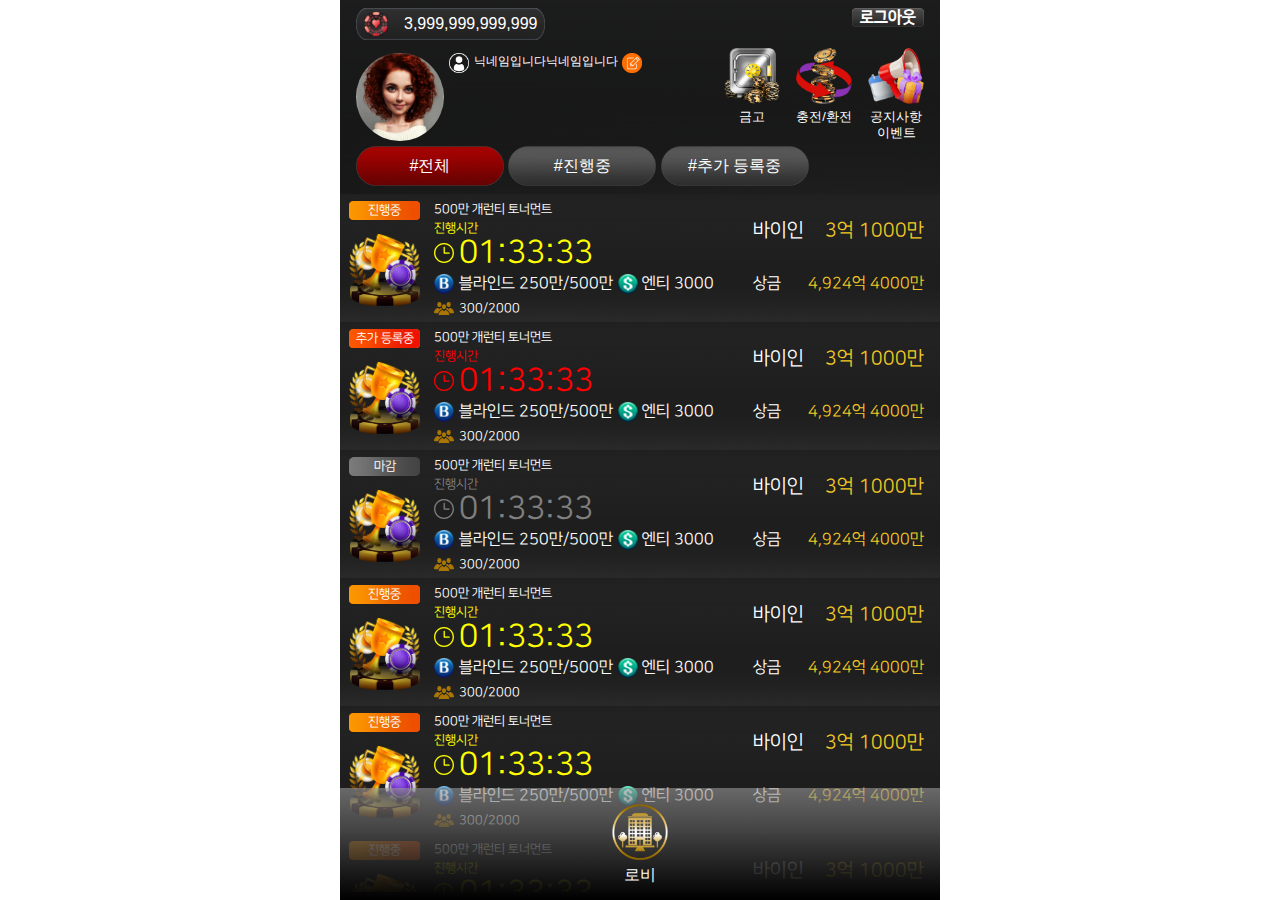
<file: tournament.html>
<!DOCTYPE html><!--  This site was created in Webflow. https://www.webflow.com  -->
<!--  Last Published: Fri Nov 24 2023 08:43:40 GMT+0000 (Coordinated Universal Time)  -->
<html data-wf-page="6507dff8a475ead3fb2be5e5" data-wf-site="64eee95f1b293c2901828879">
<head>
  <meta charset="utf-8">
  <title>tournament</title>
  <meta content="tournament" property="og:title">
  <meta content="tournament" property="twitter:title">
  <meta content="width=device-width, initial-scale=1" name="viewport">
  <meta content="Webflow" name="generator">
  <link href="css/normal.min.css" rel="stylesheet" type="text/css">
  <link href="css/sub.min.css" rel="stylesheet" type="text/css">
  <link href="css/main.min.css" rel="stylesheet" type="text/css">
  <script type="text/javascript">!function(o,c){var n=c.documentElement,t=" w-mod-";n.className+=t+"js",("ontouchstart"in o||o.DocumentTouch&&c instanceof DocumentTouch)&&(n.className+=t+"touch")}(window,document);</script>
  <link href="images/favicon.ico" rel="shortcut icon" type="image/x-icon">
  <link href="images/webclip.png" rel="apple-touch-icon">
</head>
<body>
  <div class="w-form">
    <form id="email-form" name="email-form" data-name="Email Form" method="get" data-wf-page-id="6507dff8a475ead3fb2be5e5" data-wf-element-id="52955495-6b7c-d70f-34f3-4e74512c453d">
      <div class="container tournamentroom">
        <div class="mainframe tournamentroom">
          <div class="mainframe-top">
            <div class="mainframe-header flexdiv-v mainframe-header-padding">
              <div class="div">
                <div class="flexdiv-h both balance">
                  <div class="flexdiv-h center">
                    <div class="userinfo-balance">3,999,999,999,999</div>
                  </div>
                  <div class="btn logout">로그아웃</div>
                </div>
              </div>
              <div class="flexdiv-h">
                <div class="flexdiv-h">
                  <div class="userinfo-profile"></div>
                  <div class="flexdiv-h">
                    <div class="flexdiv-h"><img src="images/lobby_icon1.png" loading="lazy" alt="" class="icon lobbyuser">
                      <div class="userinfo-nickname">닉네임입니다닉네임입니다</div>
                    </div>
                    <div class="btn modify"></div>
                  </div>
                </div>
                <div class="lobbybtnbox">
                  <div class="btn navi-safe"><img src="images/lobby_safe_bt1.png" loading="lazy" alt="" class="icon exchange">
                    <div class="divtext">금고</div>
                  </div>
                  <div class="btn navi-exchange"><img src="images/lobby_icon3.png" loading="lazy" alt="" class="icon exchange">
                    <div>충전/환전</div>
                  </div>
                  <div class="btn navi-notice"><img src="images/lobby_icon4.png" loading="lazy" alt="" class="icon event">
                    <div>공지사항<br>이벤트</div>
                  </div>
                </div>
              </div>
              <div class="flexdiv-h both wrap gamebtn">
                <div class="flexdiv-h tabmenu _2">
                  <div class="btn tournamenttab all on">
                    <div class="divtext">#전체</div>
                  </div>
                  <div class="btn tournamenttab progress">
                    <div class="divtext">#진행중</div>
                  </div>
                  <div class="btn tournamenttab add">
                    <div class="divtext">#추가 등록중</div>
                  </div>
                </div>
              </div>
            </div>
          </div>
          <div class="mainframe-center scrollbox">
            <div class="wrap tournamentroom">
              <div class="tournaroomlist">
                <div class="flexdiv-h gameroombox">
                  <div class="gameroombox-left">
                    <div class="gameroomlogobox">
                      <div class="gameroomlogotag progresstime">진행중</div>
                      <div class="icon roomlistlogo on"></div>
                    </div>
                  </div>
                  <div class="gameroombox-right">
                    <div class="flexdiv-v">
                      <div class="divtext roominfo-tournamentname">500만 개런티 토너먼트</div>
                      <div class="flexdiv-h both gameroombox-right-top">
                        <div class="tournament-timerbox progresstime">
                          <div class="roominfo-timertext">진행시간</div>
                          <div class="flexdiv-h center">
                            <div class="code timer w-embed">
                              <?xml version="1.0" encoding="UTF-8"?>
                              <svg id="_이어_2" xmlns="http://www.w3.org/2000/svg" viewbox="0 0 148.22 148.22">
                                <defs>
                                  <style>
			.cls-1{fill:currentColor;stroke:currentColor;stroke-miterlimit:10;}
		</style>
                                </defs>
                                <g id="transport">
                                  <g>
                                    <path class="cls-1" d="M112.19,70.17h-31.83V32.29c0-2.48-2.01-4.49-4.49-4.49s-4.49,2.01-4.49,4.49v42.37c0,2.48,2.01,4.49,4.49,4.49h36.32c2.48,0,4.49-2.01,4.49-4.49s-2.01-4.49-4.49-4.49Z"></path>
                                    <path class="cls-1" d="M74.11,.5C33.52,.5,.5,33.52,.5,74.11s33.02,73.61,73.61,73.61,73.61-33.02,73.61-73.61S114.7,.5,74.11,.5Zm0,138.02c-35.52,0-64.41-28.9-64.41-64.41S38.59,9.7,74.11,9.7s64.41,28.9,64.41,64.41-28.9,64.41-64.41,64.41Z"></path>
                                  </g>
                                </g>
                              </svg>
                            </div>
                            <div class="divtext roominfo-timer">01:33:33</div>
                          </div>
                        </div>
                        <div class="divtext buyin">바이인 <span class="span roominfo-buyin">3억 1000만</span></div>
                      </div>
                      <div class="flexdiv-h both gameroombox-right-mid">
                        <div class="flexdiv-h"><img src="images/b_bt.png" loading="lazy" alt="" class="icon blind">
                          <div class="divtext roominfo-blind">블라인드 250만/500만</div>
                          <div class="flexdiv-h"><img src="images/tnm_icon7.png" loading="lazy" alt="" class="icon dollar">
                            <div class="roominfo-ante _2">엔티 3000 </div>
                          </div>
                        </div>
                        <div class="divtext cashprize">상금 <span class="span roominfo-prizemoney">4,924억 4000만</span></div>
                      </div>
                      <div class="flexdiv-h participants">
                        <div class="icon participants w-embed">
                          <?xml version="1.0" encoding="UTF-8"?>
                          <svg id="_이어_2" xmlns="http://www.w3.org/2000/svg" viewbox="0 0 184.31 122.58">
                            <defs>
                              <style>
			.cls-participants{fill:currentColor;}
		</style>
                            </defs>
                            <g id="_이어_1-2">
                              <g>
                                <g>
                                  <path class="cls-participants" d="M90.43,65.55c.6,.04,1.16,.08,1.77,.08,4.88,0,9.45-1.77,13.07-5.09,4.01-3.67,6.3-8.89,6.3-14.32v-6.9c0-5.44-2.29-10.66-6.3-14.32-4.06-3.71-9.32-5.48-14.84-5.01-9.92,.86-17.69,9.75-17.69,20.24v5.09c0,10.48,7.77,19.37,17.69,20.24Z"></path>
                                  <path class="cls-participants" d="M111.96,74.95c-1.29-.56-2.72-.86-4.1-.86-3.06,0-6.17,1.38-8.28,3.93l-5.78,6.86c-.56,.69-1.25,.78-1.64,.78s-1.08-.09-1.64-.78l-5.78-6.86c-3.06-3.67-8.15-4.92-12.38-3.06-16.44,7.16-27.79,22.65-29.55,40.47-.17,1.81,.43,3.67,1.64,5.01,1.25,1.38,2.98,2.16,4.83,2.16h85.77c1.86,0,3.58-.78,4.83-2.16,1.21-1.34,1.81-3.19,1.64-5.01-1.77-17.82-13.12-33.31-29.55-40.47Z"></path>
                                </g>
                                <path class="cls-participants" d="M68.8,26.31v-6.9c0-5.44-2.29-10.66-6.3-14.32C58.45,1.37,53.18-.4,47.66,.08c-9.92,.86-17.69,9.75-17.69,20.24v5.09c0,10.48,7.76,19.37,17.69,20.24,.6,.04,1.16,.08,1.77,.08,4.88,0,9.45-1.77,13.07-5.09,1.85-1.7,3.29-3.75,4.36-5.98,.37-1.77,.91-3.47,1.6-5.1,.18-1.07,.34-2.15,.34-3.25Z"></path>
                                <path class="cls-participants" d="M69.77,69.02c2.65-1.16,5.49-1.56,8.28-1.29-4.59-3.12-8.15-7.72-10.1-13.09-.94-.27-1.9-.47-2.85-.47-3.07,0-6.17,1.38-8.29,3.93l-5.78,6.86c-.56,.69-1.25,.78-1.64,.78s-1.08-.09-1.64-.78l-5.78-6.86c-3.06-3.67-8.15-4.92-12.38-3.06C13.14,62.2,1.8,77.69,.03,95.51c-.17,1.81,.43,3.67,1.64,5.01,1.25,1.38,2.98,2.16,4.83,2.16H38.98c4.97-14.87,16.04-27.22,30.79-33.65Z"></path>
                                <path class="cls-participants" d="M133.2,45.64c.6,.04,1.16,.08,1.77,.08,4.88,0,9.45-1.77,13.07-5.09,4.01-3.67,6.3-8.89,6.3-14.32v-6.9c0-5.44-2.29-10.66-6.3-14.32-4.06-3.71-9.32-5.48-14.84-5.01-9.92,.86-17.69,9.75-17.69,20.24v5.09c0,1.17,.13,2.31,.32,3.44,.76,1.71,1.32,3.5,1.69,5.34,2.91,6.27,8.73,10.85,15.68,11.46Z"></path>
                                <path class="cls-participants" d="M154.72,55.04c-1.29-.56-2.72-.86-4.1-.86-3.06,0-6.17,1.38-8.28,3.93l-5.78,6.86c-.56,.69-1.25,.78-1.64,.78s-1.08-.09-1.64-.78l-5.78-6.86c-2.7-3.23-6.98-4.58-10.85-3.58-1.39,4.1-3.77,7.83-7.01,10.8-.99,.91-2.08,1.68-3.18,2.41,2.71-.23,5.49,.17,8.07,1.29h.01c14.75,6.43,25.83,18.79,30.79,33.66h32.47c1.86,0,3.58-.78,4.83-2.16,1.21-1.34,1.81-3.19,1.64-5.01-1.77-17.82-13.12-33.31-29.55-40.47Z"></path>
                                <path class="cls-participants" d="M66.86,34.66c.77-1.62,1.3-3.33,1.6-5.1-.69,1.63-1.23,3.33-1.6,5.1Z"></path>
                                <path class="cls-participants" d="M115.82,28.84c.31,1.89,.91,3.66,1.69,5.34-.37-1.84-.94-3.63-1.69-5.34Z"></path>
                              </g>
                            </g>
                          </svg>
                        </div>
                        <div class="span numberofparticipants">300/2000</div>
                      </div>
                    </div>
                  </div>
                </div>
                <div class="listline"></div>
              </div>
              <div class="tournaroomlist">
                <div class="flexdiv-h gameroombox">
                  <div class="gameroombox-left">
                    <div class="gameroomlogobox">
                      <div class="gameroomlogotag addtime">추가 등록중 </div>
                      <div class="icon roomlistlogo on"></div>
                    </div>
                  </div>
                  <div class="gameroombox-right">
                    <div class="flexdiv-v">
                      <div class="divtext roominfo-tournamentname">500만 개런티 토너먼트</div>
                      <div class="flexdiv-h both gameroombox-right-top">
                        <div class="tournament-timerbox addtime">
                          <div class="roominfo-timertext">진행시간</div>
                          <div class="flexdiv-h center">
                            <div class="code timer w-embed">
                              <?xml version="1.0" encoding="UTF-8"?>
                              <svg id="_이어_2" xmlns="http://www.w3.org/2000/svg" viewbox="0 0 148.22 148.22">
                                <defs>
                                  <style>
			.cls-1{fill:currentColor;stroke:currentColor;stroke-miterlimit:10;}
		</style>
                                </defs>
                                <g id="transport">
                                  <g>
                                    <path class="cls-1" d="M112.19,70.17h-31.83V32.29c0-2.48-2.01-4.49-4.49-4.49s-4.49,2.01-4.49,4.49v42.37c0,2.48,2.01,4.49,4.49,4.49h36.32c2.48,0,4.49-2.01,4.49-4.49s-2.01-4.49-4.49-4.49Z"></path>
                                    <path class="cls-1" d="M74.11,.5C33.52,.5,.5,33.52,.5,74.11s33.02,73.61,73.61,73.61,73.61-33.02,73.61-73.61S114.7,.5,74.11,.5Zm0,138.02c-35.52,0-64.41-28.9-64.41-64.41S38.59,9.7,74.11,9.7s64.41,28.9,64.41,64.41-28.9,64.41-64.41,64.41Z"></path>
                                  </g>
                                </g>
                              </svg>
                            </div>
                            <div class="divtext roominfo-timer">01:33:33</div>
                          </div>
                        </div>
                        <div class="divtext buyin">바이인 <span class="span roominfo-buyin">3억 1000만</span></div>
                      </div>
                      <div class="flexdiv-h both gameroombox-right-mid">
                        <div class="flexdiv-h"><img src="images/b_bt.png" loading="lazy" alt="" class="icon blind">
                          <div class="divtext">블라인드 250만/500만</div>
                          <div class="flexdiv-h"><img src="images/tnm_icon7.png" loading="lazy" alt="" class="icon dollar">
                            <div class="roominfo-ante _2">엔티 3000 </div>
                          </div>
                        </div>
                        <div class="divtext cashprize">상금 <span class="span roominfo-prizemoney">4,924억 4000만</span></div>
                      </div>
                      <div class="flexdiv-h participants">
                        <div class="icon participants w-embed">
                          <?xml version="1.0" encoding="UTF-8"?>
                          <svg id="_이어_2" xmlns="http://www.w3.org/2000/svg" viewbox="0 0 184.31 122.58">
                            <defs>
                              <style>
			.cls-participants{fill:currentColor;}
		</style>
                            </defs>
                            <g id="_이어_1-2">
                              <g>
                                <g>
                                  <path class="cls-participants" d="M90.43,65.55c.6,.04,1.16,.08,1.77,.08,4.88,0,9.45-1.77,13.07-5.09,4.01-3.67,6.3-8.89,6.3-14.32v-6.9c0-5.44-2.29-10.66-6.3-14.32-4.06-3.71-9.32-5.48-14.84-5.01-9.92,.86-17.69,9.75-17.69,20.24v5.09c0,10.48,7.77,19.37,17.69,20.24Z"></path>
                                  <path class="cls-participants" d="M111.96,74.95c-1.29-.56-2.72-.86-4.1-.86-3.06,0-6.17,1.38-8.28,3.93l-5.78,6.86c-.56,.69-1.25,.78-1.64,.78s-1.08-.09-1.64-.78l-5.78-6.86c-3.06-3.67-8.15-4.92-12.38-3.06-16.44,7.16-27.79,22.65-29.55,40.47-.17,1.81,.43,3.67,1.64,5.01,1.25,1.38,2.98,2.16,4.83,2.16h85.77c1.86,0,3.58-.78,4.83-2.16,1.21-1.34,1.81-3.19,1.64-5.01-1.77-17.82-13.12-33.31-29.55-40.47Z"></path>
                                </g>
                                <path class="cls-participants" d="M68.8,26.31v-6.9c0-5.44-2.29-10.66-6.3-14.32C58.45,1.37,53.18-.4,47.66,.08c-9.92,.86-17.69,9.75-17.69,20.24v5.09c0,10.48,7.76,19.37,17.69,20.24,.6,.04,1.16,.08,1.77,.08,4.88,0,9.45-1.77,13.07-5.09,1.85-1.7,3.29-3.75,4.36-5.98,.37-1.77,.91-3.47,1.6-5.1,.18-1.07,.34-2.15,.34-3.25Z"></path>
                                <path class="cls-participants" d="M69.77,69.02c2.65-1.16,5.49-1.56,8.28-1.29-4.59-3.12-8.15-7.72-10.1-13.09-.94-.27-1.9-.47-2.85-.47-3.07,0-6.17,1.38-8.29,3.93l-5.78,6.86c-.56,.69-1.25,.78-1.64,.78s-1.08-.09-1.64-.78l-5.78-6.86c-3.06-3.67-8.15-4.92-12.38-3.06C13.14,62.2,1.8,77.69,.03,95.51c-.17,1.81,.43,3.67,1.64,5.01,1.25,1.38,2.98,2.16,4.83,2.16H38.98c4.97-14.87,16.04-27.22,30.79-33.65Z"></path>
                                <path class="cls-participants" d="M133.2,45.64c.6,.04,1.16,.08,1.77,.08,4.88,0,9.45-1.77,13.07-5.09,4.01-3.67,6.3-8.89,6.3-14.32v-6.9c0-5.44-2.29-10.66-6.3-14.32-4.06-3.71-9.32-5.48-14.84-5.01-9.92,.86-17.69,9.75-17.69,20.24v5.09c0,1.17,.13,2.31,.32,3.44,.76,1.71,1.32,3.5,1.69,5.34,2.91,6.27,8.73,10.85,15.68,11.46Z"></path>
                                <path class="cls-participants" d="M154.72,55.04c-1.29-.56-2.72-.86-4.1-.86-3.06,0-6.17,1.38-8.28,3.93l-5.78,6.86c-.56,.69-1.25,.78-1.64,.78s-1.08-.09-1.64-.78l-5.78-6.86c-2.7-3.23-6.98-4.58-10.85-3.58-1.39,4.1-3.77,7.83-7.01,10.8-.99,.91-2.08,1.68-3.18,2.41,2.71-.23,5.49,.17,8.07,1.29h.01c14.75,6.43,25.83,18.79,30.79,33.66h32.47c1.86,0,3.58-.78,4.83-2.16,1.21-1.34,1.81-3.19,1.64-5.01-1.77-17.82-13.12-33.31-29.55-40.47Z"></path>
                                <path class="cls-participants" d="M66.86,34.66c.77-1.62,1.3-3.33,1.6-5.1-.69,1.63-1.23,3.33-1.6,5.1Z"></path>
                                <path class="cls-participants" d="M115.82,28.84c.31,1.89,.91,3.66,1.69,5.34-.37-1.84-.94-3.63-1.69-5.34Z"></path>
                              </g>
                            </g>
                          </svg>
                        </div>
                        <div class="span numberofparticipants">300/2000</div>
                      </div>
                    </div>
                  </div>
                </div>
                <div class="listline"></div>
              </div>
              <div class="tournaroomlist">
                <div class="flexdiv-h gameroombox">
                  <div class="gameroombox-left">
                    <div class="gameroomlogobox">
                      <div class="gameroomlogotag finishtime">마감</div>
                      <div class="icon roomlistlogo on"></div>
                    </div>
                  </div>
                  <div class="gameroombox-right">
                    <div class="flexdiv-v">
                      <div class="divtext roominfo-tournamentname">500만 개런티 토너먼트</div>
                      <div class="flexdiv-h both gameroombox-right-top">
                        <div class="tournament-timerbox finishtime">
                          <div class="roominfo-timertext">진행시간</div>
                          <div class="flexdiv-h center">
                            <div class="code timer w-embed">
                              <?xml version="1.0" encoding="UTF-8"?>
                              <svg id="_이어_2" xmlns="http://www.w3.org/2000/svg" viewbox="0 0 148.22 148.22">
                                <defs>
                                  <style>
			.cls-1{fill:currentColor;stroke:currentColor;stroke-miterlimit:10;}
		</style>
                                </defs>
                                <g id="transport">
                                  <g>
                                    <path class="cls-1" d="M112.19,70.17h-31.83V32.29c0-2.48-2.01-4.49-4.49-4.49s-4.49,2.01-4.49,4.49v42.37c0,2.48,2.01,4.49,4.49,4.49h36.32c2.48,0,4.49-2.01,4.49-4.49s-2.01-4.49-4.49-4.49Z"></path>
                                    <path class="cls-1" d="M74.11,.5C33.52,.5,.5,33.52,.5,74.11s33.02,73.61,73.61,73.61,73.61-33.02,73.61-73.61S114.7,.5,74.11,.5Zm0,138.02c-35.52,0-64.41-28.9-64.41-64.41S38.59,9.7,74.11,9.7s64.41,28.9,64.41,64.41-28.9,64.41-64.41,64.41Z"></path>
                                  </g>
                                </g>
                              </svg>
                            </div>
                            <div class="divtext roominfo-timer">01:33:33</div>
                          </div>
                        </div>
                        <div class="divtext buyin">바이인 <span class="span roominfo-buyin">3억 1000만</span></div>
                      </div>
                      <div class="flexdiv-h both gameroombox-right-mid">
                        <div class="flexdiv-h"><img src="images/b_bt.png" loading="lazy" alt="" class="icon blind">
                          <div class="divtext">블라인드 250만/500만</div>
                          <div class="flexdiv-h"><img src="images/tnm_icon7.png" loading="lazy" alt="" class="icon dollar">
                            <div class="roominfo-ante _2">엔티 3000 </div>
                          </div>
                        </div>
                        <div class="divtext cashprize">상금 <span class="span roominfo-prizemoney">4,924억 4000만</span></div>
                      </div>
                      <div class="flexdiv-h participants">
                        <div class="icon participants w-embed">
                          <?xml version="1.0" encoding="UTF-8"?>
                          <svg id="_이어_2" xmlns="http://www.w3.org/2000/svg" viewbox="0 0 184.31 122.58">
                            <defs>
                              <style>
			.cls-participants{fill:currentColor;}
		</style>
                            </defs>
                            <g id="_이어_1-2">
                              <g>
                                <g>
                                  <path class="cls-participants" d="M90.43,65.55c.6,.04,1.16,.08,1.77,.08,4.88,0,9.45-1.77,13.07-5.09,4.01-3.67,6.3-8.89,6.3-14.32v-6.9c0-5.44-2.29-10.66-6.3-14.32-4.06-3.71-9.32-5.48-14.84-5.01-9.92,.86-17.69,9.75-17.69,20.24v5.09c0,10.48,7.77,19.37,17.69,20.24Z"></path>
                                  <path class="cls-participants" d="M111.96,74.95c-1.29-.56-2.72-.86-4.1-.86-3.06,0-6.17,1.38-8.28,3.93l-5.78,6.86c-.56,.69-1.25,.78-1.64,.78s-1.08-.09-1.64-.78l-5.78-6.86c-3.06-3.67-8.15-4.92-12.38-3.06-16.44,7.16-27.79,22.65-29.55,40.47-.17,1.81,.43,3.67,1.64,5.01,1.25,1.38,2.98,2.16,4.83,2.16h85.77c1.86,0,3.58-.78,4.83-2.16,1.21-1.34,1.81-3.19,1.64-5.01-1.77-17.82-13.12-33.31-29.55-40.47Z"></path>
                                </g>
                                <path class="cls-participants" d="M68.8,26.31v-6.9c0-5.44-2.29-10.66-6.3-14.32C58.45,1.37,53.18-.4,47.66,.08c-9.92,.86-17.69,9.75-17.69,20.24v5.09c0,10.48,7.76,19.37,17.69,20.24,.6,.04,1.16,.08,1.77,.08,4.88,0,9.45-1.77,13.07-5.09,1.85-1.7,3.29-3.75,4.36-5.98,.37-1.77,.91-3.47,1.6-5.1,.18-1.07,.34-2.15,.34-3.25Z"></path>
                                <path class="cls-participants" d="M69.77,69.02c2.65-1.16,5.49-1.56,8.28-1.29-4.59-3.12-8.15-7.72-10.1-13.09-.94-.27-1.9-.47-2.85-.47-3.07,0-6.17,1.38-8.29,3.93l-5.78,6.86c-.56,.69-1.25,.78-1.64,.78s-1.08-.09-1.64-.78l-5.78-6.86c-3.06-3.67-8.15-4.92-12.38-3.06C13.14,62.2,1.8,77.69,.03,95.51c-.17,1.81,.43,3.67,1.64,5.01,1.25,1.38,2.98,2.16,4.83,2.16H38.98c4.97-14.87,16.04-27.22,30.79-33.65Z"></path>
                                <path class="cls-participants" d="M133.2,45.64c.6,.04,1.16,.08,1.77,.08,4.88,0,9.45-1.77,13.07-5.09,4.01-3.67,6.3-8.89,6.3-14.32v-6.9c0-5.44-2.29-10.66-6.3-14.32-4.06-3.71-9.32-5.48-14.84-5.01-9.92,.86-17.69,9.75-17.69,20.24v5.09c0,1.17,.13,2.31,.32,3.44,.76,1.71,1.32,3.5,1.69,5.34,2.91,6.27,8.73,10.85,15.68,11.46Z"></path>
                                <path class="cls-participants" d="M154.72,55.04c-1.29-.56-2.72-.86-4.1-.86-3.06,0-6.17,1.38-8.28,3.93l-5.78,6.86c-.56,.69-1.25,.78-1.64,.78s-1.08-.09-1.64-.78l-5.78-6.86c-2.7-3.23-6.98-4.58-10.85-3.58-1.39,4.1-3.77,7.83-7.01,10.8-.99,.91-2.08,1.68-3.18,2.41,2.71-.23,5.49,.17,8.07,1.29h.01c14.75,6.43,25.83,18.79,30.79,33.66h32.47c1.86,0,3.58-.78,4.83-2.16,1.21-1.34,1.81-3.19,1.64-5.01-1.77-17.82-13.12-33.31-29.55-40.47Z"></path>
                                <path class="cls-participants" d="M66.86,34.66c.77-1.62,1.3-3.33,1.6-5.1-.69,1.63-1.23,3.33-1.6,5.1Z"></path>
                                <path class="cls-participants" d="M115.82,28.84c.31,1.89,.91,3.66,1.69,5.34-.37-1.84-.94-3.63-1.69-5.34Z"></path>
                              </g>
                            </g>
                          </svg>
                        </div>
                        <div class="span numberofparticipants">300/2000</div>
                      </div>
                    </div>
                  </div>
                </div>
                <div class="listline"></div>
              </div>
              <div class="tournaroomlist">
                <div class="flexdiv-h gameroombox">
                  <div class="gameroombox-left">
                    <div class="gameroomlogobox">
                      <div class="gameroomlogotag progresstime">진행중</div>
                      <div class="icon roomlistlogo on"></div>
                    </div>
                  </div>
                  <div class="gameroombox-right">
                    <div class="flexdiv-v">
                      <div class="divtext roominfo-tournamentname">500만 개런티 토너먼트</div>
                      <div class="flexdiv-h both gameroombox-right-top">
                        <div class="tournament-timerbox progresstime">
                          <div class="roominfo-timertext">진행시간</div>
                          <div class="flexdiv-h center">
                            <div class="code timer w-embed">
                              <?xml version="1.0" encoding="UTF-8"?>
                              <svg id="_이어_2" xmlns="http://www.w3.org/2000/svg" viewbox="0 0 148.22 148.22">
                                <defs>
                                  <style>
			.cls-1{fill:currentColor;stroke:currentColor;stroke-miterlimit:10;}
		</style>
                                </defs>
                                <g id="transport">
                                  <g>
                                    <path class="cls-1" d="M112.19,70.17h-31.83V32.29c0-2.48-2.01-4.49-4.49-4.49s-4.49,2.01-4.49,4.49v42.37c0,2.48,2.01,4.49,4.49,4.49h36.32c2.48,0,4.49-2.01,4.49-4.49s-2.01-4.49-4.49-4.49Z"></path>
                                    <path class="cls-1" d="M74.11,.5C33.52,.5,.5,33.52,.5,74.11s33.02,73.61,73.61,73.61,73.61-33.02,73.61-73.61S114.7,.5,74.11,.5Zm0,138.02c-35.52,0-64.41-28.9-64.41-64.41S38.59,9.7,74.11,9.7s64.41,28.9,64.41,64.41-28.9,64.41-64.41,64.41Z"></path>
                                  </g>
                                </g>
                              </svg>
                            </div>
                            <div class="divtext roominfo-timer">01:33:33</div>
                          </div>
                        </div>
                        <div class="divtext buyin">바이인 <span class="span roominfo-buyin">3억 1000만</span></div>
                      </div>
                      <div class="flexdiv-h both gameroombox-right-mid">
                        <div class="flexdiv-h"><img src="images/b_bt.png" loading="lazy" alt="" class="icon blind">
                          <div class="divtext roominfo-blind">블라인드 250만/500만</div>
                          <div class="flexdiv-h"><img src="images/tnm_icon7.png" loading="lazy" alt="" class="icon dollar">
                            <div class="roominfo-ante _2">엔티 3000 </div>
                          </div>
                        </div>
                        <div class="divtext cashprize">상금 <span class="span roominfo-prizemoney">4,924억 4000만</span></div>
                      </div>
                      <div class="flexdiv-h participants">
                        <div class="icon participants w-embed">
                          <?xml version="1.0" encoding="UTF-8"?>
                          <svg id="_이어_2" xmlns="http://www.w3.org/2000/svg" viewbox="0 0 184.31 122.58">
                            <defs>
                              <style>
			.cls-participants{fill:currentColor;}
		</style>
                            </defs>
                            <g id="_이어_1-2">
                              <g>
                                <g>
                                  <path class="cls-participants" d="M90.43,65.55c.6,.04,1.16,.08,1.77,.08,4.88,0,9.45-1.77,13.07-5.09,4.01-3.67,6.3-8.89,6.3-14.32v-6.9c0-5.44-2.29-10.66-6.3-14.32-4.06-3.71-9.32-5.48-14.84-5.01-9.92,.86-17.69,9.75-17.69,20.24v5.09c0,10.48,7.77,19.37,17.69,20.24Z"></path>
                                  <path class="cls-participants" d="M111.96,74.95c-1.29-.56-2.72-.86-4.1-.86-3.06,0-6.17,1.38-8.28,3.93l-5.78,6.86c-.56,.69-1.25,.78-1.64,.78s-1.08-.09-1.64-.78l-5.78-6.86c-3.06-3.67-8.15-4.92-12.38-3.06-16.44,7.16-27.79,22.65-29.55,40.47-.17,1.81,.43,3.67,1.64,5.01,1.25,1.38,2.98,2.16,4.83,2.16h85.77c1.86,0,3.58-.78,4.83-2.16,1.21-1.34,1.81-3.19,1.64-5.01-1.77-17.82-13.12-33.31-29.55-40.47Z"></path>
                                </g>
                                <path class="cls-participants" d="M68.8,26.31v-6.9c0-5.44-2.29-10.66-6.3-14.32C58.45,1.37,53.18-.4,47.66,.08c-9.92,.86-17.69,9.75-17.69,20.24v5.09c0,10.48,7.76,19.37,17.69,20.24,.6,.04,1.16,.08,1.77,.08,4.88,0,9.45-1.77,13.07-5.09,1.85-1.7,3.29-3.75,4.36-5.98,.37-1.77,.91-3.47,1.6-5.1,.18-1.07,.34-2.15,.34-3.25Z"></path>
                                <path class="cls-participants" d="M69.77,69.02c2.65-1.16,5.49-1.56,8.28-1.29-4.59-3.12-8.15-7.72-10.1-13.09-.94-.27-1.9-.47-2.85-.47-3.07,0-6.17,1.38-8.29,3.93l-5.78,6.86c-.56,.69-1.25,.78-1.64,.78s-1.08-.09-1.64-.78l-5.78-6.86c-3.06-3.67-8.15-4.92-12.38-3.06C13.14,62.2,1.8,77.69,.03,95.51c-.17,1.81,.43,3.67,1.64,5.01,1.25,1.38,2.98,2.16,4.83,2.16H38.98c4.97-14.87,16.04-27.22,30.79-33.65Z"></path>
                                <path class="cls-participants" d="M133.2,45.64c.6,.04,1.16,.08,1.77,.08,4.88,0,9.45-1.77,13.07-5.09,4.01-3.67,6.3-8.89,6.3-14.32v-6.9c0-5.44-2.29-10.66-6.3-14.32-4.06-3.71-9.32-5.48-14.84-5.01-9.92,.86-17.69,9.75-17.69,20.24v5.09c0,1.17,.13,2.31,.32,3.44,.76,1.71,1.32,3.5,1.69,5.34,2.91,6.27,8.73,10.85,15.68,11.46Z"></path>
                                <path class="cls-participants" d="M154.72,55.04c-1.29-.56-2.72-.86-4.1-.86-3.06,0-6.17,1.38-8.28,3.93l-5.78,6.86c-.56,.69-1.25,.78-1.64,.78s-1.08-.09-1.64-.78l-5.78-6.86c-2.7-3.23-6.98-4.58-10.85-3.58-1.39,4.1-3.77,7.83-7.01,10.8-.99,.91-2.08,1.68-3.18,2.41,2.71-.23,5.49,.17,8.07,1.29h.01c14.75,6.43,25.83,18.79,30.79,33.66h32.47c1.86,0,3.58-.78,4.83-2.16,1.21-1.34,1.81-3.19,1.64-5.01-1.77-17.82-13.12-33.31-29.55-40.47Z"></path>
                                <path class="cls-participants" d="M66.86,34.66c.77-1.62,1.3-3.33,1.6-5.1-.69,1.63-1.23,3.33-1.6,5.1Z"></path>
                                <path class="cls-participants" d="M115.82,28.84c.31,1.89,.91,3.66,1.69,5.34-.37-1.84-.94-3.63-1.69-5.34Z"></path>
                              </g>
                            </g>
                          </svg>
                        </div>
                        <div class="span numberofparticipants">300/2000</div>
                      </div>
                    </div>
                  </div>
                </div>
                <div class="listline"></div>
              </div>
              <div class="tournaroomlist">
                <div class="flexdiv-h gameroombox">
                  <div class="gameroombox-left">
                    <div class="gameroomlogobox">
                      <div class="gameroomlogotag progresstime">진행중</div>
                      <div class="icon roomlistlogo on"></div>
                    </div>
                  </div>
                  <div class="gameroombox-right">
                    <div class="flexdiv-v">
                      <div class="divtext roominfo-tournamentname">500만 개런티 토너먼트</div>
                      <div class="flexdiv-h both gameroombox-right-top">
                        <div class="tournament-timerbox progresstime">
                          <div class="roominfo-timertext">진행시간</div>
                          <div class="flexdiv-h center">
                            <div class="code timer w-embed">
                              <?xml version="1.0" encoding="UTF-8"?>
                              <svg id="_이어_2" xmlns="http://www.w3.org/2000/svg" viewbox="0 0 148.22 148.22">
                                <defs>
                                  <style>
			.cls-1{fill:currentColor;stroke:currentColor;stroke-miterlimit:10;}
		</style>
                                </defs>
                                <g id="transport">
                                  <g>
                                    <path class="cls-1" d="M112.19,70.17h-31.83V32.29c0-2.48-2.01-4.49-4.49-4.49s-4.49,2.01-4.49,4.49v42.37c0,2.48,2.01,4.49,4.49,4.49h36.32c2.48,0,4.49-2.01,4.49-4.49s-2.01-4.49-4.49-4.49Z"></path>
                                    <path class="cls-1" d="M74.11,.5C33.52,.5,.5,33.52,.5,74.11s33.02,73.61,73.61,73.61,73.61-33.02,73.61-73.61S114.7,.5,74.11,.5Zm0,138.02c-35.52,0-64.41-28.9-64.41-64.41S38.59,9.7,74.11,9.7s64.41,28.9,64.41,64.41-28.9,64.41-64.41,64.41Z"></path>
                                  </g>
                                </g>
                              </svg>
                            </div>
                            <div class="divtext roominfo-timer">01:33:33</div>
                          </div>
                        </div>
                        <div class="divtext buyin">바이인 <span class="span roominfo-buyin">3억 1000만</span></div>
                      </div>
                      <div class="flexdiv-h both gameroombox-right-mid">
                        <div class="flexdiv-h"><img src="images/b_bt.png" loading="lazy" alt="" class="icon blind">
                          <div class="divtext roominfo-blind">블라인드 250만/500만</div>
                          <div class="flexdiv-h"><img src="images/tnm_icon7.png" loading="lazy" alt="" class="icon dollar">
                            <div class="roominfo-ante _2">엔티 3000 </div>
                          </div>
                        </div>
                        <div class="divtext cashprize">상금 <span class="span roominfo-prizemoney">4,924억 4000만</span></div>
                      </div>
                      <div class="flexdiv-h participants">
                        <div class="icon participants w-embed">
                          <?xml version="1.0" encoding="UTF-8"?>
                          <svg id="_이어_2" xmlns="http://www.w3.org/2000/svg" viewbox="0 0 184.31 122.58">
                            <defs>
                              <style>
			.cls-participants{fill:currentColor;}
		</style>
                            </defs>
                            <g id="_이어_1-2">
                              <g>
                                <g>
                                  <path class="cls-participants" d="M90.43,65.55c.6,.04,1.16,.08,1.77,.08,4.88,0,9.45-1.77,13.07-5.09,4.01-3.67,6.3-8.89,6.3-14.32v-6.9c0-5.44-2.29-10.66-6.3-14.32-4.06-3.71-9.32-5.48-14.84-5.01-9.92,.86-17.69,9.75-17.69,20.24v5.09c0,10.48,7.77,19.37,17.69,20.24Z"></path>
                                  <path class="cls-participants" d="M111.96,74.95c-1.29-.56-2.72-.86-4.1-.86-3.06,0-6.17,1.38-8.28,3.93l-5.78,6.86c-.56,.69-1.25,.78-1.64,.78s-1.08-.09-1.64-.78l-5.78-6.86c-3.06-3.67-8.15-4.92-12.38-3.06-16.44,7.16-27.79,22.65-29.55,40.47-.17,1.81,.43,3.67,1.64,5.01,1.25,1.38,2.98,2.16,4.83,2.16h85.77c1.86,0,3.58-.78,4.83-2.16,1.21-1.34,1.81-3.19,1.64-5.01-1.77-17.82-13.12-33.31-29.55-40.47Z"></path>
                                </g>
                                <path class="cls-participants" d="M68.8,26.31v-6.9c0-5.44-2.29-10.66-6.3-14.32C58.45,1.37,53.18-.4,47.66,.08c-9.92,.86-17.69,9.75-17.69,20.24v5.09c0,10.48,7.76,19.37,17.69,20.24,.6,.04,1.16,.08,1.77,.08,4.88,0,9.45-1.77,13.07-5.09,1.85-1.7,3.29-3.75,4.36-5.98,.37-1.77,.91-3.47,1.6-5.1,.18-1.07,.34-2.15,.34-3.25Z"></path>
                                <path class="cls-participants" d="M69.77,69.02c2.65-1.16,5.49-1.56,8.28-1.29-4.59-3.12-8.15-7.72-10.1-13.09-.94-.27-1.9-.47-2.85-.47-3.07,0-6.17,1.38-8.29,3.93l-5.78,6.86c-.56,.69-1.25,.78-1.64,.78s-1.08-.09-1.64-.78l-5.78-6.86c-3.06-3.67-8.15-4.92-12.38-3.06C13.14,62.2,1.8,77.69,.03,95.51c-.17,1.81,.43,3.67,1.64,5.01,1.25,1.38,2.98,2.16,4.83,2.16H38.98c4.97-14.87,16.04-27.22,30.79-33.65Z"></path>
                                <path class="cls-participants" d="M133.2,45.64c.6,.04,1.16,.08,1.77,.08,4.88,0,9.45-1.77,13.07-5.09,4.01-3.67,6.3-8.89,6.3-14.32v-6.9c0-5.44-2.29-10.66-6.3-14.32-4.06-3.71-9.32-5.48-14.84-5.01-9.92,.86-17.69,9.75-17.69,20.24v5.09c0,1.17,.13,2.31,.32,3.44,.76,1.71,1.32,3.5,1.69,5.34,2.91,6.27,8.73,10.85,15.68,11.46Z"></path>
                                <path class="cls-participants" d="M154.72,55.04c-1.29-.56-2.72-.86-4.1-.86-3.06,0-6.17,1.38-8.28,3.93l-5.78,6.86c-.56,.69-1.25,.78-1.64,.78s-1.08-.09-1.64-.78l-5.78-6.86c-2.7-3.23-6.98-4.58-10.85-3.58-1.39,4.1-3.77,7.83-7.01,10.8-.99,.91-2.08,1.68-3.18,2.41,2.71-.23,5.49,.17,8.07,1.29h.01c14.75,6.43,25.83,18.79,30.79,33.66h32.47c1.86,0,3.58-.78,4.83-2.16,1.21-1.34,1.81-3.19,1.64-5.01-1.77-17.82-13.12-33.31-29.55-40.47Z"></path>
                                <path class="cls-participants" d="M66.86,34.66c.77-1.62,1.3-3.33,1.6-5.1-.69,1.63-1.23,3.33-1.6,5.1Z"></path>
                                <path class="cls-participants" d="M115.82,28.84c.31,1.89,.91,3.66,1.69,5.34-.37-1.84-.94-3.63-1.69-5.34Z"></path>
                              </g>
                            </g>
                          </svg>
                        </div>
                        <div class="span numberofparticipants">300/2000</div>
                      </div>
                    </div>
                  </div>
                </div>
                <div class="listline"></div>
              </div>
              <div class="tournaroomlist">
                <div class="flexdiv-h gameroombox">
                  <div class="gameroombox-left">
                    <div class="gameroomlogobox">
                      <div class="gameroomlogotag progresstime">진행중</div>
                      <div class="icon roomlistlogo on"></div>
                    </div>
                  </div>
                  <div class="gameroombox-right">
                    <div class="flexdiv-v">
                      <div class="divtext roominfo-tournamentname">500만 개런티 토너먼트</div>
                      <div class="flexdiv-h both gameroombox-right-top">
                        <div class="tournament-timerbox progresstime">
                          <div class="roominfo-timertext">진행시간</div>
                          <div class="flexdiv-h center">
                            <div class="code timer w-embed">
                              <?xml version="1.0" encoding="UTF-8"?>
                              <svg id="_이어_2" xmlns="http://www.w3.org/2000/svg" viewbox="0 0 148.22 148.22">
                                <defs>
                                  <style>
			.cls-1{fill:currentColor;stroke:currentColor;stroke-miterlimit:10;}
		</style>
                                </defs>
                                <g id="transport">
                                  <g>
                                    <path class="cls-1" d="M112.19,70.17h-31.83V32.29c0-2.48-2.01-4.49-4.49-4.49s-4.49,2.01-4.49,4.49v42.37c0,2.48,2.01,4.49,4.49,4.49h36.32c2.48,0,4.49-2.01,4.49-4.49s-2.01-4.49-4.49-4.49Z"></path>
                                    <path class="cls-1" d="M74.11,.5C33.52,.5,.5,33.52,.5,74.11s33.02,73.61,73.61,73.61,73.61-33.02,73.61-73.61S114.7,.5,74.11,.5Zm0,138.02c-35.52,0-64.41-28.9-64.41-64.41S38.59,9.7,74.11,9.7s64.41,28.9,64.41,64.41-28.9,64.41-64.41,64.41Z"></path>
                                  </g>
                                </g>
                              </svg>
                            </div>
                            <div class="divtext roominfo-timer">01:33:33</div>
                          </div>
                        </div>
                        <div class="divtext buyin">바이인 <span class="span roominfo-buyin">3억 1000만</span></div>
                      </div>
                      <div class="flexdiv-h both gameroombox-right-mid">
                        <div class="flexdiv-h"><img src="images/b_bt.png" loading="lazy" alt="" class="icon blind">
                          <div class="divtext roominfo-blind">블라인드 250만/500만</div>
                          <div class="flexdiv-h"><img src="images/tnm_icon7.png" loading="lazy" alt="" class="icon dollar">
                            <div class="roominfo-ante _2">엔티 3000 </div>
                          </div>
                        </div>
                        <div class="divtext cashprize">상금 <span class="span roominfo-prizemoney">4,924억 4000만</span></div>
                      </div>
                      <div class="flexdiv-h participants">
                        <div class="icon participants w-embed">
                          <?xml version="1.0" encoding="UTF-8"?>
                          <svg id="_이어_2" xmlns="http://www.w3.org/2000/svg" viewbox="0 0 184.31 122.58">
                            <defs>
                              <style>
			.cls-participants{fill:currentColor;}
		</style>
                            </defs>
                            <g id="_이어_1-2">
                              <g>
                                <g>
                                  <path class="cls-participants" d="M90.43,65.55c.6,.04,1.16,.08,1.77,.08,4.88,0,9.45-1.77,13.07-5.09,4.01-3.67,6.3-8.89,6.3-14.32v-6.9c0-5.44-2.29-10.66-6.3-14.32-4.06-3.71-9.32-5.48-14.84-5.01-9.92,.86-17.69,9.75-17.69,20.24v5.09c0,10.48,7.77,19.37,17.69,20.24Z"></path>
                                  <path class="cls-participants" d="M111.96,74.95c-1.29-.56-2.72-.86-4.1-.86-3.06,0-6.17,1.38-8.28,3.93l-5.78,6.86c-.56,.69-1.25,.78-1.64,.78s-1.08-.09-1.64-.78l-5.78-6.86c-3.06-3.67-8.15-4.92-12.38-3.06-16.44,7.16-27.79,22.65-29.55,40.47-.17,1.81,.43,3.67,1.64,5.01,1.25,1.38,2.98,2.16,4.83,2.16h85.77c1.86,0,3.58-.78,4.83-2.16,1.21-1.34,1.81-3.19,1.64-5.01-1.77-17.82-13.12-33.31-29.55-40.47Z"></path>
                                </g>
                                <path class="cls-participants" d="M68.8,26.31v-6.9c0-5.44-2.29-10.66-6.3-14.32C58.45,1.37,53.18-.4,47.66,.08c-9.92,.86-17.69,9.75-17.69,20.24v5.09c0,10.48,7.76,19.37,17.69,20.24,.6,.04,1.16,.08,1.77,.08,4.88,0,9.45-1.77,13.07-5.09,1.85-1.7,3.29-3.75,4.36-5.98,.37-1.77,.91-3.47,1.6-5.1,.18-1.07,.34-2.15,.34-3.25Z"></path>
                                <path class="cls-participants" d="M69.77,69.02c2.65-1.16,5.49-1.56,8.28-1.29-4.59-3.12-8.15-7.72-10.1-13.09-.94-.27-1.9-.47-2.85-.47-3.07,0-6.17,1.38-8.29,3.93l-5.78,6.86c-.56,.69-1.25,.78-1.64,.78s-1.08-.09-1.64-.78l-5.78-6.86c-3.06-3.67-8.15-4.92-12.38-3.06C13.14,62.2,1.8,77.69,.03,95.51c-.17,1.81,.43,3.67,1.64,5.01,1.25,1.38,2.98,2.16,4.83,2.16H38.98c4.97-14.87,16.04-27.22,30.79-33.65Z"></path>
                                <path class="cls-participants" d="M133.2,45.64c.6,.04,1.16,.08,1.77,.08,4.88,0,9.45-1.77,13.07-5.09,4.01-3.67,6.3-8.89,6.3-14.32v-6.9c0-5.44-2.29-10.66-6.3-14.32-4.06-3.71-9.32-5.48-14.84-5.01-9.92,.86-17.69,9.75-17.69,20.24v5.09c0,1.17,.13,2.31,.32,3.44,.76,1.71,1.32,3.5,1.69,5.34,2.91,6.27,8.73,10.85,15.68,11.46Z"></path>
                                <path class="cls-participants" d="M154.72,55.04c-1.29-.56-2.72-.86-4.1-.86-3.06,0-6.17,1.38-8.28,3.93l-5.78,6.86c-.56,.69-1.25,.78-1.64,.78s-1.08-.09-1.64-.78l-5.78-6.86c-2.7-3.23-6.98-4.58-10.85-3.58-1.39,4.1-3.77,7.83-7.01,10.8-.99,.91-2.08,1.68-3.18,2.41,2.71-.23,5.49,.17,8.07,1.29h.01c14.75,6.43,25.83,18.79,30.79,33.66h32.47c1.86,0,3.58-.78,4.83-2.16,1.21-1.34,1.81-3.19,1.64-5.01-1.77-17.82-13.12-33.31-29.55-40.47Z"></path>
                                <path class="cls-participants" d="M66.86,34.66c.77-1.62,1.3-3.33,1.6-5.1-.69,1.63-1.23,3.33-1.6,5.1Z"></path>
                                <path class="cls-participants" d="M115.82,28.84c.31,1.89,.91,3.66,1.69,5.34-.37-1.84-.94-3.63-1.69-5.34Z"></path>
                              </g>
                            </g>
                          </svg>
                        </div>
                        <div class="span numberofparticipants">300/2000</div>
                      </div>
                    </div>
                  </div>
                </div>
                <div class="listline"></div>
              </div>
              <div class="tournaroomlist">
                <div class="flexdiv-h gameroombox">
                  <div class="gameroombox-left">
                    <div class="gameroomlogobox">
                      <div class="gameroomlogotag progresstime">진행중</div>
                      <div class="icon roomlistlogo on"></div>
                    </div>
                  </div>
                  <div class="gameroombox-right">
                    <div class="flexdiv-v">
                      <div class="divtext roominfo-tournamentname">500만 개런티 토너먼트</div>
                      <div class="flexdiv-h both gameroombox-right-top">
                        <div class="tournament-timerbox progresstime">
                          <div class="roominfo-timertext">진행시간</div>
                          <div class="flexdiv-h center">
                            <div class="code timer w-embed">
                              <?xml version="1.0" encoding="UTF-8"?>
                              <svg id="_이어_2" xmlns="http://www.w3.org/2000/svg" viewbox="0 0 148.22 148.22">
                                <defs>
                                  <style>
			.cls-1{fill:currentColor;stroke:currentColor;stroke-miterlimit:10;}
		</style>
                                </defs>
                                <g id="transport">
                                  <g>
                                    <path class="cls-1" d="M112.19,70.17h-31.83V32.29c0-2.48-2.01-4.49-4.49-4.49s-4.49,2.01-4.49,4.49v42.37c0,2.48,2.01,4.49,4.49,4.49h36.32c2.48,0,4.49-2.01,4.49-4.49s-2.01-4.49-4.49-4.49Z"></path>
                                    <path class="cls-1" d="M74.11,.5C33.52,.5,.5,33.52,.5,74.11s33.02,73.61,73.61,73.61,73.61-33.02,73.61-73.61S114.7,.5,74.11,.5Zm0,138.02c-35.52,0-64.41-28.9-64.41-64.41S38.59,9.7,74.11,9.7s64.41,28.9,64.41,64.41-28.9,64.41-64.41,64.41Z"></path>
                                  </g>
                                </g>
                              </svg>
                            </div>
                            <div class="divtext roominfo-timer">01:33:33</div>
                          </div>
                        </div>
                        <div class="divtext buyin">바이인 <span class="span roominfo-buyin">3억 1000만</span></div>
                      </div>
                      <div class="flexdiv-h both gameroombox-right-mid">
                        <div class="flexdiv-h"><img src="images/b_bt.png" loading="lazy" alt="" class="icon blind">
                          <div class="divtext roominfo-blind">블라인드 250만/500만</div>
                          <div class="flexdiv-h"><img src="images/tnm_icon7.png" loading="lazy" alt="" class="icon dollar">
                            <div class="roominfo-ante _2">엔티 3000 </div>
                          </div>
                        </div>
                        <div class="divtext cashprize">상금 <span class="span roominfo-prizemoney">4,924억 4000만</span></div>
                      </div>
                      <div class="flexdiv-h participants">
                        <div class="icon participants w-embed">
                          <?xml version="1.0" encoding="UTF-8"?>
                          <svg id="_이어_2" xmlns="http://www.w3.org/2000/svg" viewbox="0 0 184.31 122.58">
                            <defs>
                              <style>
			.cls-participants{fill:currentColor;}
		</style>
                            </defs>
                            <g id="_이어_1-2">
                              <g>
                                <g>
                                  <path class="cls-participants" d="M90.43,65.55c.6,.04,1.16,.08,1.77,.08,4.88,0,9.45-1.77,13.07-5.09,4.01-3.67,6.3-8.89,6.3-14.32v-6.9c0-5.44-2.29-10.66-6.3-14.32-4.06-3.71-9.32-5.48-14.84-5.01-9.92,.86-17.69,9.75-17.69,20.24v5.09c0,10.48,7.77,19.37,17.69,20.24Z"></path>
                                  <path class="cls-participants" d="M111.96,74.95c-1.29-.56-2.72-.86-4.1-.86-3.06,0-6.17,1.38-8.28,3.93l-5.78,6.86c-.56,.69-1.25,.78-1.64,.78s-1.08-.09-1.64-.78l-5.78-6.86c-3.06-3.67-8.15-4.92-12.38-3.06-16.44,7.16-27.79,22.65-29.55,40.47-.17,1.81,.43,3.67,1.64,5.01,1.25,1.38,2.98,2.16,4.83,2.16h85.77c1.86,0,3.58-.78,4.83-2.16,1.21-1.34,1.81-3.19,1.64-5.01-1.77-17.82-13.12-33.31-29.55-40.47Z"></path>
                                </g>
                                <path class="cls-participants" d="M68.8,26.31v-6.9c0-5.44-2.29-10.66-6.3-14.32C58.45,1.37,53.18-.4,47.66,.08c-9.92,.86-17.69,9.75-17.69,20.24v5.09c0,10.48,7.76,19.37,17.69,20.24,.6,.04,1.16,.08,1.77,.08,4.88,0,9.45-1.77,13.07-5.09,1.85-1.7,3.29-3.75,4.36-5.98,.37-1.77,.91-3.47,1.6-5.1,.18-1.07,.34-2.15,.34-3.25Z"></path>
                                <path class="cls-participants" d="M69.77,69.02c2.65-1.16,5.49-1.56,8.28-1.29-4.59-3.12-8.15-7.72-10.1-13.09-.94-.27-1.9-.47-2.85-.47-3.07,0-6.17,1.38-8.29,3.93l-5.78,6.86c-.56,.69-1.25,.78-1.64,.78s-1.08-.09-1.64-.78l-5.78-6.86c-3.06-3.67-8.15-4.92-12.38-3.06C13.14,62.2,1.8,77.69,.03,95.51c-.17,1.81,.43,3.67,1.64,5.01,1.25,1.38,2.98,2.16,4.83,2.16H38.98c4.97-14.87,16.04-27.22,30.79-33.65Z"></path>
                                <path class="cls-participants" d="M133.2,45.64c.6,.04,1.16,.08,1.77,.08,4.88,0,9.45-1.77,13.07-5.09,4.01-3.67,6.3-8.89,6.3-14.32v-6.9c0-5.44-2.29-10.66-6.3-14.32-4.06-3.71-9.32-5.48-14.84-5.01-9.92,.86-17.69,9.75-17.69,20.24v5.09c0,1.17,.13,2.31,.32,3.44,.76,1.71,1.32,3.5,1.69,5.34,2.91,6.27,8.73,10.85,15.68,11.46Z"></path>
                                <path class="cls-participants" d="M154.72,55.04c-1.29-.56-2.72-.86-4.1-.86-3.06,0-6.17,1.38-8.28,3.93l-5.78,6.86c-.56,.69-1.25,.78-1.64,.78s-1.08-.09-1.64-.78l-5.78-6.86c-2.7-3.23-6.98-4.58-10.85-3.58-1.39,4.1-3.77,7.83-7.01,10.8-.99,.91-2.08,1.68-3.18,2.41,2.71-.23,5.49,.17,8.07,1.29h.01c14.75,6.43,25.83,18.79,30.79,33.66h32.47c1.86,0,3.58-.78,4.83-2.16,1.21-1.34,1.81-3.19,1.64-5.01-1.77-17.82-13.12-33.31-29.55-40.47Z"></path>
                                <path class="cls-participants" d="M66.86,34.66c.77-1.62,1.3-3.33,1.6-5.1-.69,1.63-1.23,3.33-1.6,5.1Z"></path>
                                <path class="cls-participants" d="M115.82,28.84c.31,1.89,.91,3.66,1.69,5.34-.37-1.84-.94-3.63-1.69-5.34Z"></path>
                              </g>
                            </g>
                          </svg>
                        </div>
                        <div class="span numberofparticipants">300/2000</div>
                      </div>
                    </div>
                  </div>
                </div>
                <div class="listline"></div>
              </div>
              <div class="tournaroomlist">
                <div class="flexdiv-h gameroombox">
                  <div class="gameroombox-left">
                    <div class="gameroomlogobox">
                      <div class="gameroomlogotag progresstime">진행중</div>
                      <div class="icon roomlistlogo on"></div>
                    </div>
                  </div>
                  <div class="gameroombox-right">
                    <div class="flexdiv-v">
                      <div class="divtext roominfo-tournamentname">500만 개런티 토너먼트</div>
                      <div class="flexdiv-h both gameroombox-right-top">
                        <div class="tournament-timerbox progresstime">
                          <div class="roominfo-timertext">진행시간</div>
                          <div class="flexdiv-h center">
                            <div class="code timer w-embed">
                              <?xml version="1.0" encoding="UTF-8"?>
                              <svg id="_이어_2" xmlns="http://www.w3.org/2000/svg" viewbox="0 0 148.22 148.22">
                                <defs>
                                  <style>
			.cls-1{fill:currentColor;stroke:currentColor;stroke-miterlimit:10;}
		</style>
                                </defs>
                                <g id="transport">
                                  <g>
                                    <path class="cls-1" d="M112.19,70.17h-31.83V32.29c0-2.48-2.01-4.49-4.49-4.49s-4.49,2.01-4.49,4.49v42.37c0,2.48,2.01,4.49,4.49,4.49h36.32c2.48,0,4.49-2.01,4.49-4.49s-2.01-4.49-4.49-4.49Z"></path>
                                    <path class="cls-1" d="M74.11,.5C33.52,.5,.5,33.52,.5,74.11s33.02,73.61,73.61,73.61,73.61-33.02,73.61-73.61S114.7,.5,74.11,.5Zm0,138.02c-35.52,0-64.41-28.9-64.41-64.41S38.59,9.7,74.11,9.7s64.41,28.9,64.41,64.41-28.9,64.41-64.41,64.41Z"></path>
                                  </g>
                                </g>
                              </svg>
                            </div>
                            <div class="divtext roominfo-timer">01:33:33</div>
                          </div>
                        </div>
                        <div class="divtext buyin">바이인 <span class="span roominfo-buyin">3억 1000만</span></div>
                      </div>
                      <div class="flexdiv-h both gameroombox-right-mid">
                        <div class="flexdiv-h"><img src="images/b_bt.png" loading="lazy" alt="" class="icon blind">
                          <div class="divtext roominfo-blind">블라인드 250만/500만</div>
                          <div class="flexdiv-h"><img src="images/tnm_icon7.png" loading="lazy" alt="" class="icon dollar">
                            <div class="roominfo-ante _2">엔티 3000 </div>
                          </div>
                        </div>
                        <div class="divtext cashprize">상금 <span class="span roominfo-prizemoney">4,924억 4000만</span></div>
                      </div>
                      <div class="flexdiv-h participants">
                        <div class="icon participants w-embed">
                          <?xml version="1.0" encoding="UTF-8"?>
                          <svg id="_이어_2" xmlns="http://www.w3.org/2000/svg" viewbox="0 0 184.31 122.58">
                            <defs>
                              <style>
			.cls-participants{fill:currentColor;}
		</style>
                            </defs>
                            <g id="_이어_1-2">
                              <g>
                                <g>
                                  <path class="cls-participants" d="M90.43,65.55c.6,.04,1.16,.08,1.77,.08,4.88,0,9.45-1.77,13.07-5.09,4.01-3.67,6.3-8.89,6.3-14.32v-6.9c0-5.44-2.29-10.66-6.3-14.32-4.06-3.71-9.32-5.48-14.84-5.01-9.92,.86-17.69,9.75-17.69,20.24v5.09c0,10.48,7.77,19.37,17.69,20.24Z"></path>
                                  <path class="cls-participants" d="M111.96,74.95c-1.29-.56-2.72-.86-4.1-.86-3.06,0-6.17,1.38-8.28,3.93l-5.78,6.86c-.56,.69-1.25,.78-1.64,.78s-1.08-.09-1.64-.78l-5.78-6.86c-3.06-3.67-8.15-4.92-12.38-3.06-16.44,7.16-27.79,22.65-29.55,40.47-.17,1.81,.43,3.67,1.64,5.01,1.25,1.38,2.98,2.16,4.83,2.16h85.77c1.86,0,3.58-.78,4.83-2.16,1.21-1.34,1.81-3.19,1.64-5.01-1.77-17.82-13.12-33.31-29.55-40.47Z"></path>
                                </g>
                                <path class="cls-participants" d="M68.8,26.31v-6.9c0-5.44-2.29-10.66-6.3-14.32C58.45,1.37,53.18-.4,47.66,.08c-9.92,.86-17.69,9.75-17.69,20.24v5.09c0,10.48,7.76,19.37,17.69,20.24,.6,.04,1.16,.08,1.77,.08,4.88,0,9.45-1.77,13.07-5.09,1.85-1.7,3.29-3.75,4.36-5.98,.37-1.77,.91-3.47,1.6-5.1,.18-1.07,.34-2.15,.34-3.25Z"></path>
                                <path class="cls-participants" d="M69.77,69.02c2.65-1.16,5.49-1.56,8.28-1.29-4.59-3.12-8.15-7.72-10.1-13.09-.94-.27-1.9-.47-2.85-.47-3.07,0-6.17,1.38-8.29,3.93l-5.78,6.86c-.56,.69-1.25,.78-1.64,.78s-1.08-.09-1.64-.78l-5.78-6.86c-3.06-3.67-8.15-4.92-12.38-3.06C13.14,62.2,1.8,77.69,.03,95.51c-.17,1.81,.43,3.67,1.64,5.01,1.25,1.38,2.98,2.16,4.83,2.16H38.98c4.97-14.87,16.04-27.22,30.79-33.65Z"></path>
                                <path class="cls-participants" d="M133.2,45.64c.6,.04,1.16,.08,1.77,.08,4.88,0,9.45-1.77,13.07-5.09,4.01-3.67,6.3-8.89,6.3-14.32v-6.9c0-5.44-2.29-10.66-6.3-14.32-4.06-3.71-9.32-5.48-14.84-5.01-9.92,.86-17.69,9.75-17.69,20.24v5.09c0,1.17,.13,2.31,.32,3.44,.76,1.71,1.32,3.5,1.69,5.34,2.91,6.27,8.73,10.85,15.68,11.46Z"></path>
                                <path class="cls-participants" d="M154.72,55.04c-1.29-.56-2.72-.86-4.1-.86-3.06,0-6.17,1.38-8.28,3.93l-5.78,6.86c-.56,.69-1.25,.78-1.64,.78s-1.08-.09-1.64-.78l-5.78-6.86c-2.7-3.23-6.98-4.58-10.85-3.58-1.39,4.1-3.77,7.83-7.01,10.8-.99,.91-2.08,1.68-3.18,2.41,2.71-.23,5.49,.17,8.07,1.29h.01c14.75,6.43,25.83,18.79,30.79,33.66h32.47c1.86,0,3.58-.78,4.83-2.16,1.21-1.34,1.81-3.19,1.64-5.01-1.77-17.82-13.12-33.31-29.55-40.47Z"></path>
                                <path class="cls-participants" d="M66.86,34.66c.77-1.62,1.3-3.33,1.6-5.1-.69,1.63-1.23,3.33-1.6,5.1Z"></path>
                                <path class="cls-participants" d="M115.82,28.84c.31,1.89,.91,3.66,1.69,5.34-.37-1.84-.94-3.63-1.69-5.34Z"></path>
                              </g>
                            </g>
                          </svg>
                        </div>
                        <div class="span numberofparticipants">300/2000</div>
                      </div>
                    </div>
                  </div>
                </div>
                <div class="listline"></div>
              </div>
            </div>
          </div>
          <div class="popupframe roomdetails">
            <div class="popup roomdetails">
              <div class="wrap p-roomdetails">
                <div class="flexdiv-v p-roomdetails-top">
                  <div class="flexdiv-h both">
                    <div class="p-roomdetails-deadline">추가등록 마감시간 00 : 23 : 00</div>
                    <div class="p-roomdetails-buyin">바이인 1000만</div>
                  </div>
                  <div class="flexdiv-h both">
                    <div class="p-roomdetails-roomtag">
                      <div class="gameroomlogotag _2 addtime">추가등록중</div>
                    </div>
                    <div class="p-roomdetails-participants">등록인원 17</div>
                  </div>
                </div>
                <div class="flexdiv-v p-roomdetails-mid">
                  <div class="p-roomdetails-progresstime">진행시간 <span class="p-roomdetails-timer">00 : 33 : 33</span></div>
                  <div class="p-roomdetails-prizetext">총 상금 <span class="p-roomdetails-prizethings">토너먼트 티켓</span></div>
                </div>
                <div class="flexdiv-v p-roomdetails-bottom">
                  <div class="flexdiv-h both">
                    <div class="divtext">시작칩(BB)</div>
                    <div class="p-roomdetails-bb">5,000(100BB)</div>
                  </div>
                  <div class="flexdiv-h both">
                    <div class="divtext">게임종류</div>
                    <div class="p-roomdetails-gamekinds">홀덤</div>
                  </div>
                  <div class="flexdiv-h both">
                    <div class="divtext">최소/최대</div>
                    <div class="p-roomdetails-minmax">1999/2000</div>
                  </div>
                  <div class="flexdiv-h both">
                    <div class="divtext">현재블라인드</div>
                    <div class="p-roomdetails-blind">3레벨 75/150(180)</div>
                  </div>
                </div>
              </div>
              <div class="wrap p-bottombtn">
                <div class="btn addregister">추가등록하기</div>
                <div class="btn cancle _2">닫기</div>
              </div>
            </div>
          </div>
          <div class="mainframe-bottom">
            <div class="btn lobby">
              <div class="flexdiv-v"><img src="images/down_lobbtc.png" loading="lazy" alt="" class="icon lobby">
                <div>로비</div>
              </div>
            </div>
          </div>
        </div>
      </div>
    </form>
    <div class="w-form-done">
      <div>Thank you! Your submission has been received!</div>
    </div>
    <div class="w-form-fail">
      <div>Oops! Something went wrong while submitting the form.</div>
    </div>
  </div>
  <script src="https://d3e54v103j8qbb.cloudfront.net/js/jquery-3.5.1.min.dc5e7f18c8.js?site=64eee95f1b293c2901828879" type="text/javascript" integrity="sha256-9/aliU8dGd2tb6OSsuzixeV4y/faTqgFtohetphbbj0=" crossorigin="anonymous"></script>
  <script src="js/webflow.js" type="text/javascript"></script>
  <script>
//각 안드로이드와 iOS 를 구분짓는 함수들 true/false를 반환한다.
function isAndroid() {
  return navigator.userAgent.toLowerCase().indexOf('android') > -1;
}
function isiOS() {
  return /(iPad|iPhone|iPod)/g.test(navigator.userAgent);
}
console.log(isiOS());
//ios인 경우
if (isiOS()) {
  // iOS에 대한 반응형 미디어 쿼리 작성
  const style = document.createElement('style');
  style.innerHTML = `
    @media screen and (max-width:1180px){
			.container{
        height:100dvh;
      }
    }
  `;
  document.head.appendChild(style);
}
//토너먼트
const tournamentPage = document.querySelector('.container.tournamentroom');
if (tournamentPage) {
	//탭 버튼 : 전체/진행중/추가등록중
	const tabBtn = tournamentPage.querySelectorAll(".tournamenttab");
	//---------- 방리스트 관련 변수 ------------ 
	const roomList = tournamentPage.querySelectorAll(".tournaroomlist"); //리스트들
	// --------------팝업 관련 변수 ---------------
	const mainHeader = tournamentPage.querySelector(".mainframe-top"); //header 통째로
	const mainHeaderHeight = window.getComputedStyle(mainHeader).height; // header 높이
	const mainframeScrollbox =  tournamentPage.querySelector(".mainframe-center.scrollbox"); //roomlist가 있는 scroll박스
	const scrollboxMarginTop =  window.getComputedStyle(mainframeScrollbox).marginTop; // scroll 박스의 marginTop 값
	const popupRoomDetails = tournamentPage.querySelector(".popupframe.roomdetails"); //roomdetails 팝업
	const popupHeightTotal = parseFloat(mainHeaderHeight)+parseFloat(scrollboxMarginTop)+"px"; //헤더값 + scroll박스 마진-top 값
	const closePopupBtn = popupRoomDetails.querySelector(".p-bottombtn .btn.cancle"); //팝업 - 닫기버튼
	//탭버튼 클릭시
	tabBtn.forEach((btn)=>{
		btn.addEventListener("click",function(){
			const btnClassList = btn.classList;
			const btnFilterClass = [...btnClassList].filter(className=>className!=="btn"&&className!=="tournamenttab");
			//모든버튼 "on" 클래스 제거
			tabBtn.forEach((otherBtn)=>{
				otherBtn.classList.remove("on");
			});
			btn.classList.add("on");
			let roomInfomation;
			if(btn.classList.contains("all")){ //전체
				roomList.forEach((list)=>{
					list.style.display = "block";
				})
			}else if(btn.classList.contains("progress")){ //진행중
				roomList.forEach((list)=>{
					const gameRoomTag = list.querySelector(".gameroomlogotag"); //방 상태정보 "진행중=progresstime","추가등록중=addtime","마감=finishtime"
					const tagClassList= gameRoomTag.classList; //class 목록 가져오기
					const tagKinds= [...tagClassList].filter(className=>className !=="gameroomlogotag"); //gameroomlogotag를 제외한 상태정보 클래스 가져오기
					console.log(tagKinds);
					list.style.display = "none";
					if(tagKinds.includes("progresstime")){
						list.style.display="block";
					}
				})
			}else{ //추가 등록중
				roomList.forEach((list)=>{
					const gameRoomTag = list.querySelector(".gameroomlogotag"); //방 상태정보 "진행중=progresstime","추가등록중=addtime","마감=finishtime"
					const tagClassList= gameRoomTag.classList; //class 목록 가져오기
					const tagKinds= [...tagClassList].filter(className=>className !=="gameroomlogotag"); //gameroomlogotag를 제외한 상태정보 클래스 가져오기
					list.style.display = "none";
					if(tagKinds.includes("addtime")){
						list.style.display="block";
					}
				})
			}
		});
	})
	//방 클릭시
	roomList.forEach((list,index)=>{
		list.addEventListener("click",function(){
			//---------- 방리스트 관련 변수 ------------
			const gameRoomTag = list.querySelector(".gameroomlogotag"); //방 상태정보 "진행중=progresstime","추가등록중=addtime","마감=finishtime"
			const tagClassList= gameRoomTag.classList; //class 목록 가져오기
			const tagKinds= [...tagClassList].filter(className=>className !=="gameroomlogotag"); //gameroomlogotag를 제외한 상태정보 클래스 가져오기
			const tournamentName = list.querySelector(".roominfo-tournamentname");//방이름 ex)500만 개런티 토너먼트
			const tournamentTimerBox = list.querySelector(".tournament-timerbox"); //진행시간 + 타이머 : 글자색을 지정하기 위함.
			const tournamentTimer = list.querySelector(".roominfo-timer");// 01:33:33 시간 타이머
			const tournamentBuyin = list.querySelector(".roominfo-buyin");// 3억 1000만 (=바이인)
			const tournamentBlind = list.querySelector(".roominfo-blind");// 블라인드 250만/500만 
			const tournamentAnte = list.querySelector(".roominfo-ante"); // 엔티 3000
			const tournamentPrize = list.querySelector(".roominfo-prizemoney");// 4,924억 4000만 (=상금)
			const tournamentParticipants = list.querySelector(".numberofparticipants"); // 300/2000
			popupRoomDetails.style.display = "flex";
			popupRoomDetails.animate([{bottom:"-100%"},{bottom:"0%"}],{duration:300,fill:"forwards"});
		});
	})
	//popupframe roomdetails 총 높이 적용
	popupRoomDetails.style.height = `calc(100% - ${popupHeightTotal})`;
	//팝업 닫기
	closePopupBtn.addEventListener("click",function(){
		popupRoomDetails.animate([{bottom:"0%"},{bottom:"-100%"}],{duration:300,fill:"forwards"});
		setTimeout(()=>{
			popupRoomDetails.style.display = "none";
		},300)
	})
}
</script>
</body>
</html>
</file>
<file: css/normal.min.css>
/*! normalize.css v3.0.3 | MIT License | github.com/necolas/normalize.css */html{font-family:sans-serif;-ms-text-size-adjust:100%;-webkit-text-size-adjust:100%}body{margin:0}article,aside,details,figcaption,figure,footer,header,hgroup,main,menu,nav,section,summary{display:block}audio,canvas,progress,video{display:inline-block;vertical-align:baseline}audio:not([controls]){display:none;height:0}[hidden],template{display:none}a{background-color:transparent}a:active,a:hover{outline:0}abbr[title]{border-bottom:1px dotted}b,strong{font-weight:700}dfn{font-style:italic}h1{font-size:2em;margin:.67em 0}mark{background:#ff0;color:#000}small{font-size:80%}sub,sup{font-size:75%;line-height:0;position:relative;vertical-align:baseline}sup{top:-.5em}sub{bottom:-.25em}img{border:0}svg:not(:root){overflow:hidden}figure{margin:1em 40px}hr{box-sizing:content-box;height:0}pre{overflow:auto}code,kbd,pre,samp{font-family:monospace,monospace;font-size:1em}button,input,optgroup,select,textarea{color:inherit;font:inherit;margin:0}button{overflow:visible}button,select{text-transform:none}button,html input[type=button],input[type=reset]{-webkit-appearance:button;cursor:pointer}button[disabled],html input[disabled]{cursor:default}button::-moz-focus-inner,input::-moz-focus-inner{border:0;padding:0}input{line-height:normal}input[type=checkbox],input[type=radio]{box-sizing:border-box;padding:0}input[type=number]::-webkit-inner-spin-button,input[type=number]::-webkit-outer-spin-button{height:auto}input[type=search]{-webkit-appearance:none}input[type=search]::-webkit-search-cancel-button,input[type=search]::-webkit-search-decoration{-webkit-appearance:none}fieldset{border:1px solid silver;margin:0 2px;padding:.35em .625em .75em}legend{border:0;padding:0}textarea{overflow:auto}optgroup{font-weight:700}table{border-collapse:collapse;border-spacing:0}td,th{padding:0}
</file>
<file: css/sub.min.css>
@font-face{font-family:webflow-icons;src:url("[data-uri]") format('truetype');font-weight:400;font-style:normal}[class*=" w-icon-"],[class^=w-icon-]{font-family:webflow-icons!important;speak:none;font-style:normal;font-weight:400;font-variant:normal;text-transform:none;line-height:1;-webkit-font-smoothing:antialiased;-moz-osx-font-smoothing:grayscale}.w-icon-slider-right:before{content:"\e600"}.w-icon-slider-left:before{content:"\e601"}.w-icon-nav-menu:before{content:"\e602"}.w-icon-arrow-down:before,.w-icon-dropdown-toggle:before{content:"\e603"}.w-icon-file-upload-remove:before{content:"\e900"}.w-icon-file-upload-icon:before{content:"\e903"}*{-webkit-box-sizing:border-box;-moz-box-sizing:border-box;box-sizing:border-box}html{height:100%}body{margin:0;min-height:100%;background-color:#fff;font-family:Arial,sans-serif;font-size:14px;line-height:20px;color:#333}img{max-width:100%;vertical-align:middle;display:inline-block}html.w-mod-touch *{background-attachment:scroll!important}.w-block{display:block}.w-inline-block{max-width:100%;display:inline-block}.w-clearfix:after,.w-clearfix:before{content:" ";display:table;grid-column-start:1;grid-row-start:1;grid-column-end:2;grid-row-end:2}.w-clearfix:after{clear:both}.w-hidden{display:none}.w-button{display:inline-block;padding:9px 15px;background-color:#3898ec;color:#fff;border:0;line-height:inherit;text-decoration:none;cursor:pointer;border-radius:0}input.w-button{-webkit-appearance:button}html[data-w-dynpage] [data-w-cloak]{color:transparent!important}.w-webflow-badge,.w-webflow-badge *{position:static;left:auto;top:auto;right:auto;bottom:auto;z-index:auto;display:block;visibility:visible;overflow:visible;overflow-x:visible;overflow-y:visible;box-sizing:border-box;width:auto;height:auto;max-height:none;max-width:none;min-height:0;min-width:0;margin:0;padding:0;float:none;clear:none;border:0 none transparent;border-radius:0;background:0 0;background-image:none;background-position:0 0;background-size:auto auto;background-repeat:repeat;background-origin:padding-box;background-clip:border-box;background-attachment:scroll;background-color:transparent;box-shadow:none;opacity:1;transform:none;transition:none;direction:ltr;font-family:inherit;font-weight:inherit;color:inherit;font-size:inherit;line-height:inherit;font-style:inherit;font-variant:inherit;text-align:inherit;letter-spacing:inherit;text-decoration:inherit;text-indent:0;text-transform:inherit;list-style-type:disc;text-shadow:none;font-smoothing:auto;vertical-align:baseline;cursor:inherit;white-space:inherit;word-break:normal;word-spacing:normal;word-wrap:normal}.w-webflow-badge{position:fixed!important;display:inline-block!important;visibility:visible!important;z-index:2147483647!important;top:auto!important;right:12px!important;bottom:12px!important;left:auto!important;color:#aaadb0!important;background-color:#fff!important;border-radius:3px!important;padding:6px!important;font-size:12px!important;opacity:1!important;line-height:14px!important;text-decoration:none!important;transform:none!important;margin:0!important;width:auto!important;height:auto!important;overflow:visible!important;white-space:nowrap;box-shadow:0 0 0 1px rgba(0,0,0,.1),0 1px 3px rgba(0,0,0,.1);cursor:pointer}.w-webflow-badge>img{display:inline-block!important;visibility:visible!important;opacity:1!important;vertical-align:middle!important}h1,h2,h3,h4,h5,h6{font-weight:700;margin-bottom:10px}h1{font-size:38px;line-height:44px;margin-top:20px}h2{font-size:32px;line-height:36px;margin-top:20px}h3{font-size:24px;line-height:30px;margin-top:20px}h4{font-size:18px;line-height:24px;margin-top:10px}h5{font-size:14px;line-height:20px;margin-top:10px}h6{font-size:12px;line-height:18px;margin-top:10px}p{margin-top:0;margin-bottom:10px}blockquote{margin:0 0 10px 0;padding:10px 20px;border-left:5px solid #e2e2e2;font-size:18px;line-height:22px}figure{margin:0;margin-bottom:10px}figcaption{margin-top:5px;text-align:center}ol,ul{margin-top:0;margin-bottom:10px;padding-left:40px}.w-list-unstyled{padding-left:0;list-style:none}.w-embed:after,.w-embed:before{content:" ";display:table;grid-column-start:1;grid-row-start:1;grid-column-end:2;grid-row-end:2}.w-embed:after{clear:both}.w-video{width:100%;position:relative;padding:0}.w-video embed,.w-video iframe,.w-video object{position:absolute;top:0;left:0;width:100%;height:100%;border:none}fieldset{padding:0;margin:0;border:0}[type=button],[type=reset],button{border:0;cursor:pointer;-webkit-appearance:button}.w-form{margin:0 0 15px}.w-form-done{display:none;padding:20px;text-align:center;background-color:#ddd}.w-form-fail{display:none;margin-top:10px;padding:10px;background-color:#ffdede}label{display:block;margin-bottom:5px;font-weight:700}.w-input,.w-select{display:block;width:100%;height:38px;padding:8px 12px;margin-bottom:10px;font-size:14px;line-height:1.42857143;color:#333;vertical-align:middle;background-color:#fff;border:1px solid #ccc}.w-input:-moz-placeholder,.w-select:-moz-placeholder{color:#999}.w-input::-moz-placeholder,.w-select::-moz-placeholder{color:#999;opacity:1}.w-input::-webkit-input-placeholder,.w-select::-webkit-input-placeholder{color:#999}.w-input:focus,.w-select:focus{border-color:#3898ec;outline:0}.w-input[disabled],.w-input[readonly],.w-select[disabled],.w-select[readonly],fieldset[disabled] .w-input,fieldset[disabled] .w-select{cursor:not-allowed}.w-input[disabled]:not(.w-input-disabled),.w-input[readonly],.w-select[disabled]:not(.w-input-disabled),.w-select[readonly],fieldset[disabled]:not(.w-input-disabled) .w-input,fieldset[disabled]:not(.w-input-disabled) .w-select{background-color:#eee}textarea.w-input,textarea.w-select{height:auto}.w-select{background-color:#f3f3f3}.w-select[multiple]{height:auto}.w-form-label{display:inline-block;cursor:pointer;font-weight:400;margin-bottom:0}.w-radio{display:block;margin-bottom:5px;padding-left:20px}.w-radio:after,.w-radio:before{content:" ";display:table;grid-column-start:1;grid-row-start:1;grid-column-end:2;grid-row-end:2}.w-radio:after{clear:both}.w-radio-input{margin:4px 0 0;line-height:normal;float:left;margin-left:-20px}.w-radio-input{margin-top:3px}.w-file-upload{display:block;margin-bottom:10px}.w-file-upload-input{width:.1px;height:.1px;opacity:0;overflow:hidden;position:absolute;z-index:-100}.w-file-upload-default,.w-file-upload-success,.w-file-upload-uploading{display:inline-block;color:#333}.w-file-upload-error{display:block;margin-top:10px}.w-file-upload-default.w-hidden,.w-file-upload-error.w-hidden,.w-file-upload-success.w-hidden,.w-file-upload-uploading.w-hidden{display:none}.w-file-upload-uploading-btn{display:flex;font-size:14px;font-weight:400;cursor:pointer;margin:0;padding:8px 12px;border:1px solid #ccc;background-color:#fafafa}.w-file-upload-file{display:flex;flex-grow:1;justify-content:space-between;margin:0;padding:8px 9px 8px 11px;border:1px solid #ccc;background-color:#fafafa}.w-file-upload-file-name{font-size:14px;font-weight:400;display:block}.w-file-remove-link{margin-top:3px;margin-left:10px;width:auto;height:auto;padding:3px;display:block;cursor:pointer}.w-icon-file-upload-remove{margin:auto;font-size:10px}.w-file-upload-error-msg{display:inline-block;color:#ea384c;padding:2px 0}.w-file-upload-info{display:inline-block;line-height:38px;padding:0 12px}.w-file-upload-label{display:inline-block;font-size:14px;font-weight:400;cursor:pointer;margin:0;padding:8px 12px;border:1px solid #ccc;background-color:#fafafa}.w-icon-file-upload-icon,.w-icon-file-upload-uploading{display:inline-block;margin-right:8px;width:20px}.w-icon-file-upload-uploading{height:20px}.w-container{margin-left:auto;margin-right:auto;max-width:940px}.w-container:after,.w-container:before{content:" ";display:table;grid-column-start:1;grid-row-start:1;grid-column-end:2;grid-row-end:2}.w-container:after{clear:both}.w-container .w-row{margin-left:-10px;margin-right:-10px}.w-row:after,.w-row:before{content:" ";display:table;grid-column-start:1;grid-row-start:1;grid-column-end:2;grid-row-end:2}.w-row:after{clear:both}.w-row .w-row{margin-left:0;margin-right:0}.w-col{position:relative;float:left;width:100%;min-height:1px;padding-left:10px;padding-right:10px}.w-col .w-col{padding-left:0;padding-right:0}.w-col-1{width:8.33333333%}.w-col-2{width:16.66666667%}.w-col-3{width:25%}.w-col-4{width:33.33333333%}.w-col-5{width:41.66666667%}.w-col-6{width:50%}.w-col-7{width:58.33333333%}.w-col-8{width:66.66666667%}.w-col-9{width:75%}.w-col-10{width:83.33333333%}.w-col-11{width:91.66666667%}.w-col-12{width:100%}.w-hidden-main{display:none!important}@media screen and (max-width:991px){.w-container{max-width:728px}.w-hidden-main{display:inherit!important}.w-hidden-medium{display:none!important}.w-col-medium-1{width:8.33333333%}.w-col-medium-2{width:16.66666667%}.w-col-medium-3{width:25%}.w-col-medium-4{width:33.33333333%}.w-col-medium-5{width:41.66666667%}.w-col-medium-6{width:50%}.w-col-medium-7{width:58.33333333%}.w-col-medium-8{width:66.66666667%}.w-col-medium-9{width:75%}.w-col-medium-10{width:83.33333333%}.w-col-medium-11{width:91.66666667%}.w-col-medium-12{width:100%}.w-col-stack{width:100%;left:auto;right:auto}}@media screen and (max-width:767px){.w-hidden-main{display:inherit!important}.w-hidden-medium{display:inherit!important}.w-hidden-small{display:none!important}.w-container .w-row,.w-row{margin-left:0;margin-right:0}.w-col{width:100%;left:auto;right:auto}.w-col-small-1{width:8.33333333%}.w-col-small-2{width:16.66666667%}.w-col-small-3{width:25%}.w-col-small-4{width:33.33333333%}.w-col-small-5{width:41.66666667%}.w-col-small-6{width:50%}.w-col-small-7{width:58.33333333%}.w-col-small-8{width:66.66666667%}.w-col-small-9{width:75%}.w-col-small-10{width:83.33333333%}.w-col-small-11{width:91.66666667%}.w-col-small-12{width:100%}}@media screen and (max-width:479px){.w-container{max-width:none}.w-hidden-main{display:inherit!important}.w-hidden-medium{display:inherit!important}.w-hidden-small{display:inherit!important}.w-hidden-tiny{display:none!important}.w-col{width:100%}.w-col-tiny-1{width:8.33333333%}.w-col-tiny-2{width:16.66666667%}.w-col-tiny-3{width:25%}.w-col-tiny-4{width:33.33333333%}.w-col-tiny-5{width:41.66666667%}.w-col-tiny-6{width:50%}.w-col-tiny-7{width:58.33333333%}.w-col-tiny-8{width:66.66666667%}.w-col-tiny-9{width:75%}.w-col-tiny-10{width:83.33333333%}.w-col-tiny-11{width:91.66666667%}.w-col-tiny-12{width:100%}}.w-widget{position:relative}.w-widget-map{width:100%;height:400px}.w-widget-map label{width:auto;display:inline}.w-widget-map img{max-width:inherit}.w-widget-map .gm-style-iw{text-align:center}.w-widget-map .gm-style-iw>button{display:none!important}.w-widget-twitter{overflow:hidden}.w-widget-twitter-count-shim{display:inline-block;vertical-align:top;position:relative;width:28px;height:20px;text-align:center;background:#fff;border:#758696 solid 1px;border-radius:3px}.w-widget-twitter-count-shim *{pointer-events:none;-webkit-user-select:none;-moz-user-select:none;-ms-user-select:none;user-select:none}.w-widget-twitter-count-shim .w-widget-twitter-count-inner{position:relative;font-size:15px;line-height:12px;text-align:center;color:#999;font-family:serif}.w-widget-twitter-count-shim .w-widget-twitter-count-clear{position:relative;display:block}.w-widget-twitter-count-shim.w--large{width:36px;height:28px}.w-widget-twitter-count-shim.w--large .w-widget-twitter-count-inner{font-size:18px;line-height:18px}.w-widget-twitter-count-shim:not(.w--vertical){margin-left:5px;margin-right:8px}.w-widget-twitter-count-shim:not(.w--vertical).w--large{margin-left:6px}.w-widget-twitter-count-shim:not(.w--vertical):after,.w-widget-twitter-count-shim:not(.w--vertical):before{top:50%;left:0;border:solid transparent;content:' ';height:0;width:0;position:absolute;pointer-events:none}.w-widget-twitter-count-shim:not(.w--vertical):before{border-color:rgba(117,134,150,0);border-right-color:#5d6c7b;border-width:4px;margin-left:-9px;margin-top:-4px}.w-widget-twitter-count-shim:not(.w--vertical).w--large:before{border-width:5px;margin-left:-10px;margin-top:-5px}.w-widget-twitter-count-shim:not(.w--vertical):after{border-color:rgba(255,255,255,0);border-right-color:#fff;border-width:4px;margin-left:-8px;margin-top:-4px}.w-widget-twitter-count-shim:not(.w--vertical).w--large:after{border-width:5px;margin-left:-9px;margin-top:-5px}.w-widget-twitter-count-shim.w--vertical{width:61px;height:33px;margin-bottom:8px}.w-widget-twitter-count-shim.w--vertical:after,.w-widget-twitter-count-shim.w--vertical:before{top:100%;left:50%;border:solid transparent;content:' ';height:0;width:0;position:absolute;pointer-events:none}.w-widget-twitter-count-shim.w--vertical:before{border-color:rgba(117,134,150,0);border-top-color:#5d6c7b;border-width:5px;margin-left:-5px}.w-widget-twitter-count-shim.w--vertical:after{border-color:rgba(255,255,255,0);border-top-color:#fff;border-width:4px;margin-left:-4px}.w-widget-twitter-count-shim.w--vertical .w-widget-twitter-count-inner{font-size:18px;line-height:22px}.w-widget-twitter-count-shim.w--vertical.w--large{width:76px}.w-background-video{position:relative;overflow:hidden;height:500px;color:#fff}.w-background-video>video{background-size:cover;background-position:50% 50%;position:absolute;margin:auto;width:100%;height:100%;right:-100%;bottom:-100%;top:-100%;left:-100%;object-fit:cover;z-index:-100}.w-background-video>video::-webkit-media-controls-start-playback-button{display:none!important;-webkit-appearance:none}.w-background-video--control{position:absolute;bottom:1em;right:1em;background-color:transparent;padding:0}.w-background-video--control>[hidden]{display:none!important}.w-slider{position:relative;height:300px;text-align:center;background:#ddd;clear:both;-webkit-tap-highlight-color:transparent;tap-highlight-color:transparent}.w-slider-mask{position:relative;display:block;overflow:hidden;z-index:1;left:0;right:0;height:100%;white-space:nowrap}.w-slide{position:relative;display:inline-block;vertical-align:top;width:100%;height:100%;white-space:normal;text-align:left}.w-slider-nav{position:absolute;z-index:2;top:auto;right:0;bottom:0;left:0;margin:auto;padding-top:10px;height:40px;text-align:center;-webkit-tap-highlight-color:transparent;tap-highlight-color:transparent}.w-slider-nav.w-round>div{border-radius:100%}.w-slider-nav.w-num>div{width:auto;height:auto;padding:.2em .5em;font-size:inherit;line-height:inherit}.w-slider-nav.w-shadow>div{box-shadow:0 0 3px rgba(51,51,51,.4)}.w-slider-nav-invert{color:#fff}.w-slider-nav-invert>div{background-color:rgba(34,34,34,.4)}.w-slider-nav-invert>div.w-active{background-color:#222}.w-slider-dot{position:relative;display:inline-block;width:1em;height:1em;background-color:rgba(255,255,255,.4);cursor:pointer;margin:0 3px .5em;transition:background-color .1s,color .1s}.w-slider-dot.w-active{background-color:#fff}.w-slider-dot:focus{outline:0;box-shadow:0 0 0 2px #fff}.w-slider-dot:focus.w-active{box-shadow:none}.w-slider-arrow-left,.w-slider-arrow-right{position:absolute;width:80px;top:0;right:0;bottom:0;left:0;margin:auto;cursor:pointer;overflow:hidden;color:#fff;font-size:40px;-webkit-tap-highlight-color:transparent;tap-highlight-color:transparent;-webkit-user-select:none;-moz-user-select:none;-ms-user-select:none;user-select:none}.w-slider-arrow-left [class*=' w-icon-'],.w-slider-arrow-left [class^=w-icon-],.w-slider-arrow-right [class*=' w-icon-'],.w-slider-arrow-right [class^=w-icon-]{position:absolute}.w-slider-arrow-left:focus,.w-slider-arrow-right:focus{outline:0}.w-slider-arrow-left{z-index:3;right:auto}.w-slider-arrow-right{z-index:4;left:auto}.w-icon-slider-left,.w-icon-slider-right{top:0;right:0;bottom:0;left:0;margin:auto;width:1em;height:1em}.w-slider-aria-label{border:0;clip:rect(0 0 0 0);height:1px;margin:-1px;overflow:hidden;padding:0;position:absolute;width:1px}.w-slider-force-show{display:block!important}.w-dropdown{display:inline-block;position:relative;text-align:left;margin-left:auto;margin-right:auto;z-index:900}.w-dropdown-btn,.w-dropdown-link,.w-dropdown-toggle{position:relative;vertical-align:top;text-decoration:none;color:#222;padding:20px;text-align:left;margin-left:auto;margin-right:auto;white-space:nowrap}.w-dropdown-toggle{-webkit-user-select:none;-moz-user-select:none;-ms-user-select:none;user-select:none;display:inline-block;cursor:pointer;padding-right:40px}.w-dropdown-toggle:focus{outline:0}.w-icon-dropdown-toggle{position:absolute;top:0;right:0;bottom:0;margin:auto;margin-right:20px;width:1em;height:1em}.w-dropdown-list{position:absolute;background:#ddd;display:none;min-width:100%}.w-dropdown-list.w--open{display:block}.w-dropdown-link{padding:10px 20px;display:block;color:#222}.w-dropdown-link.w--current{color:#0082f3}.w-dropdown-link:focus{outline:0}@media screen and (max-width:767px){.w-nav-brand{padding-left:10px}}.w-lightbox-backdrop{cursor:auto;font-style:normal;letter-spacing:normal;list-style:disc;text-indent:0;text-shadow:none;text-transform:none;visibility:visible;white-space:normal;word-break:normal;word-spacing:normal;word-wrap:normal;position:fixed;top:0;right:0;bottom:0;left:0;color:#fff;font-family:"Helvetica Neue",Helvetica,Ubuntu,"Segoe UI",Verdana,sans-serif;font-size:17px;line-height:1.2;font-weight:300;text-align:center;background:rgba(0,0,0,.9);z-index:2000;outline:0;opacity:0;-webkit-user-select:none;-moz-user-select:none;-webkit-tap-highlight-color:transparent;-webkit-transform:translate(0,0)}.w-lightbox-backdrop,.w-lightbox-container{height:100%;overflow:auto;-webkit-overflow-scrolling:touch}.w-lightbox-content{position:relative;height:100vh;overflow:hidden}.w-lightbox-view{position:absolute;width:100vw;height:100vh;opacity:0}.w-lightbox-view:before{content:"";height:100vh}.w-lightbox-group,.w-lightbox-group .w-lightbox-view,.w-lightbox-group .w-lightbox-view:before{height:86vh}.w-lightbox-frame,.w-lightbox-view:before{display:inline-block;vertical-align:middle}.w-lightbox-figure{position:relative;margin:0}.w-lightbox-group .w-lightbox-figure{cursor:pointer}.w-lightbox-img{width:auto;height:auto;max-width:none}.w-lightbox-image{display:block;float:none;max-width:100vw;max-height:100vh}.w-lightbox-group .w-lightbox-image{max-height:86vh}.w-lightbox-caption{position:absolute;right:0;bottom:0;left:0;padding:.5em 1em;background:rgba(0,0,0,.4);text-align:left;text-overflow:ellipsis;white-space:nowrap;overflow:hidden}.w-lightbox-embed{position:absolute;top:0;right:0;bottom:0;left:0;width:100%;height:100%}.w-lightbox-control{position:absolute;top:0;width:4em;background-size:24px;background-repeat:no-repeat;background-position:center;cursor:pointer;-webkit-transition:all .3s;transition:all .3s}.w-lightbox-left{display:none;bottom:0;left:0;background-image:url([data-uri])}.w-lightbox-right{display:none;right:0;bottom:0;background-image:url([data-uri])}.w-lightbox-close{right:0;height:2.6em;background-image:url([data-uri]);background-size:18px}.w-lightbox-strip{position:absolute;bottom:0;left:0;right:0;padding:0 1vh;line-height:0;white-space:nowrap;overflow-x:auto;overflow-y:hidden}.w-lightbox-item{display:inline-block;width:10vh;padding:2vh 1vh;box-sizing:content-box;cursor:pointer;-webkit-transform:translate3d(0,0,0)}.w-lightbox-active{opacity:.3}.w-lightbox-thumbnail{position:relative;height:10vh;background:#222;overflow:hidden}.w-lightbox-thumbnail-image{position:absolute;top:0;left:0}.w-lightbox-thumbnail .w-lightbox-tall{top:50%;width:100%;-webkit-transform:translate(0,-50%);transform:translate(0,-50%)}.w-lightbox-thumbnail .w-lightbox-wide{left:50%;height:100%;-webkit-transform:translate(-50%,0);transform:translate(-50%,0)}.w-lightbox-spinner{position:absolute;top:50%;left:50%;box-sizing:border-box;width:40px;height:40px;margin-top:-20px;margin-left:-20px;border:5px solid rgba(0,0,0,.4);border-radius:50%;-webkit-animation:spin .8s infinite linear;animation:spin .8s infinite linear}.w-lightbox-spinner:after{content:"";position:absolute;top:-4px;right:-4px;bottom:-4px;left:-4px;border:3px solid transparent;border-bottom-color:#fff;border-radius:50%}.w-lightbox-hide{display:none}.w-lightbox-noscroll{overflow:hidden}@media (min-width:768px){.w-lightbox-content{height:96vh;margin-top:2vh}.w-lightbox-view,.w-lightbox-view:before{height:96vh}.w-lightbox-group,.w-lightbox-group .w-lightbox-view,.w-lightbox-group .w-lightbox-view:before{height:84vh}.w-lightbox-image{max-width:96vw;max-height:96vh}.w-lightbox-group .w-lightbox-image{max-width:82.3vw;max-height:84vh}.w-lightbox-left,.w-lightbox-right{display:block;opacity:.5}.w-lightbox-close{opacity:.8}.w-lightbox-control:hover{opacity:1}}.w-lightbox-inactive,.w-lightbox-inactive:hover{opacity:0}.w-richtext:after,.w-richtext:before{content:" ";display:table;grid-column-start:1;grid-row-start:1;grid-column-end:2;grid-row-end:2}.w-richtext:after{clear:both}.w-richtext[contenteditable=true]:after,.w-richtext[contenteditable=true]:before{white-space:initial}.w-richtext ol,.w-richtext ul{overflow:hidden}.w-richtext .w-richtext-figure-selected.w-richtext-figure-type-video div:after,.w-richtext .w-richtext-figure-selected[data-rt-type=video] div:after{outline:2px solid #2895f7}.w-richtext .w-richtext-figure-selected.w-richtext-figure-type-image div,.w-richtext .w-richtext-figure-selected[data-rt-type=image] div{outline:2px solid #2895f7}.w-richtext figure.w-richtext-figure-type-video>div:after,.w-richtext figure[data-rt-type=video]>div:after{content:'';position:absolute;display:none;left:0;top:0;right:0;bottom:0}.w-richtext figure{position:relative;max-width:60%}.w-richtext figure>div:before{cursor:default!important}.w-richtext figure img{width:100%}.w-richtext figure figcaption.w-richtext-figcaption-placeholder{opacity:.6}.w-richtext figure div{font-size:0;color:transparent}.w-richtext figure.w-richtext-figure-type-image,.w-richtext figure[data-rt-type=image]{display:table}.w-richtext figure.w-richtext-figure-type-image>div,.w-richtext figure[data-rt-type=image]>div{display:inline-block}.w-richtext figure.w-richtext-figure-type-image>figcaption,.w-richtext figure[data-rt-type=image]>figcaption{display:table-caption;caption-side:bottom}.w-richtext figure.w-richtext-figure-type-video,.w-richtext figure[data-rt-type=video]{width:60%;height:0}.w-richtext figure.w-richtext-figure-type-video iframe,.w-richtext figure[data-rt-type=video] iframe{position:absolute;top:0;left:0;width:100%;height:100%}.w-richtext figure.w-richtext-figure-type-video>div,.w-richtext figure[data-rt-type=video]>div{width:100%}.w-richtext figure.w-richtext-align-center{margin-right:auto;margin-left:auto;clear:both}.w-richtext figure.w-richtext-align-center.w-richtext-figure-type-image>div,.w-richtext figure.w-richtext-align-center[data-rt-type=image]>div{max-width:100%}.w-richtext figure.w-richtext-align-normal{clear:both}.w-richtext figure.w-richtext-align-fullwidth{width:100%;max-width:100%;text-align:center;clear:both;display:block;margin-right:auto;margin-left:auto}.w-richtext figure.w-richtext-align-fullwidth>div{display:inline-block;padding-bottom:inherit}.w-richtext figure.w-richtext-align-fullwidth>figcaption{display:block}.w-richtext figure.w-richtext-align-floatleft{float:left;margin-right:15px;clear:none}.w-richtext figure.w-richtext-align-floatright{float:right;margin-left:15px;clear:none}.w-nav{position:relative;background:#ddd;z-index:1000}.w-nav:after,.w-nav:before{content:" ";display:table;grid-column-start:1;grid-row-start:1;grid-column-end:2;grid-row-end:2}.w-nav:after{clear:both}.w-nav-brand{position:relative;float:left;text-decoration:none;color:#333}.w-nav-link{position:relative;display:inline-block;vertical-align:top;text-decoration:none;color:#222;padding:20px;text-align:left;margin-left:auto;margin-right:auto}.w-nav-link.w--current{color:#0082f3}.w-nav-menu{position:relative;float:right}[data-nav-menu-open]{display:block!important;position:absolute;top:100%;left:0;right:0;background:#c8c8c8;text-align:center;overflow:visible;min-width:200px}.w--nav-link-open{display:block;position:relative}.w-nav-overlay{position:absolute;overflow:hidden;display:none;top:100%;left:0;right:0;width:100%}.w-nav-overlay [data-nav-menu-open]{top:0}.w-nav[data-animation=over-left] .w-nav-overlay{width:auto}.w-nav[data-animation=over-left] .w-nav-overlay,.w-nav[data-animation=over-left] [data-nav-menu-open]{right:auto;z-index:1;top:0}.w-nav[data-animation=over-right] .w-nav-overlay{width:auto}.w-nav[data-animation=over-right] .w-nav-overlay,.w-nav[data-animation=over-right] [data-nav-menu-open]{left:auto;z-index:1;top:0}.w-nav-button{position:relative;float:right;padding:18px;font-size:24px;display:none;cursor:pointer;-webkit-tap-highlight-color:transparent;tap-highlight-color:transparent;-webkit-user-select:none;-moz-user-select:none;-ms-user-select:none;user-select:none}.w-nav-button:focus{outline:0}.w-nav-button.w--open{background-color:#c8c8c8;color:#fff}.w-nav[data-collapse=all] .w-nav-menu{display:none}.w-nav[data-collapse=all] .w-nav-button{display:block}.w--nav-dropdown-open{display:block}.w--nav-dropdown-toggle-open{display:block}.w--nav-dropdown-list-open{position:static}@media screen and (max-width:991px){.w-nav[data-collapse=medium] .w-nav-menu{display:none}.w-nav[data-collapse=medium] .w-nav-button{display:block}}@media screen and (max-width:767px){.w-nav[data-collapse=small] .w-nav-menu{display:none}.w-nav[data-collapse=small] .w-nav-button{display:block}.w-nav-brand{padding-left:10px}}@media screen and (max-width:479px){.w-nav[data-collapse=tiny] .w-nav-menu{display:none}.w-nav[data-collapse=tiny] .w-nav-button{display:block}}.w-tabs{position:relative}.w-tabs:after,.w-tabs:before{content:" ";display:table;grid-column-start:1;grid-row-start:1;grid-column-end:2;grid-row-end:2}.w-tabs:after{clear:both}.w-tab-menu{position:relative}.w-tab-link{position:relative;display:inline-block;vertical-align:top;text-decoration:none;padding:9px 30px;text-align:left;cursor:pointer;color:#222;background-color:#ddd}.w-tab-link.w--current{background-color:#c8c8c8}.w-tab-link:focus{outline:0}.w-tab-content{position:relative;display:block;overflow:hidden}.w-tab-pane{position:relative;display:none}.w--tab-active{display:block}@media screen and (max-width:479px){.w-tab-link{display:block}}.w-ix-emptyfix:after{content:""}@keyframes spin{0%{transform:rotate(0)}100%{transform:rotate(360deg)}}.w-dyn-empty{padding:10px;background-color:#ddd}.w-dyn-hide{display:none!important}.w-dyn-bind-empty{display:none!important}.w-condition-invisible{display:none!important}.wf-layout-layout{display:grid}
</file>
<file: css/main.min.css>
:root{--yellow:yellow;--firebrick:#ab0101;--gold:#f4c924}.w-form-formradioinput--inputType-custom{width:12px;height:12px;border:1px solid #ccc;border-radius:50%}.w-form-formradioinput--inputType-custom.w--redirected-focus{box-shadow:0 0 3px 1px #3898ec}.w-form-formradioinput--inputType-custom.w--redirected-checked{border-width:4px;border-color:#3898ec}body{color:#000;font-family:Arial,Helvetica Neue,Helvetica,sans-serif;font-size:16px;line-height:20px}.paragraph{margin-bottom:0}.paragraph.askdesc{text-align:right;font-size:.8rem;line-height:1rem}.paragraph.precautions{color:#ff0;padding-left:1rem;font-size:.8rem;line-height:1rem;position:relative;top:100%}.paragraph.bannernotice{color:var(--yellow);font-size:.8rem;line-height:1rem}.paragraph.popupnotice{color:var(--yellow);position:absolute;bottom:2rem}.heading{margin-top:0;margin-bottom:0}.heading.bannertitle{font-size:1.25rem;line-height:1.5rem}.heading.gamemenutitle{margin-bottom:.3rem;font-size:1.25rem;line-height:1.4rem}.heading.preparing{color:var(--yellow);font-size:1.5rem;line-height:1.5rem}.heading._2{margin-bottom:.8rem;font-size:1.5rem;line-height:1.6rem}.div.relative,.wrap{position:relative}.wrap.logo{height:15rem}.wrap.input{width:auto;height:auto;background-image:none;border-color:transparent;border-radius:0;flex-direction:column;justify-content:space-between;padding-left:0;display:flex}.wrap.balance{grid-column-gap:.5rem;grid-row-gap:.5rem;align-items:center;margin-bottom:.5rem}.wrap.tournamentmenu{height:8rem;background-image:url(../images/lobby_box1.png);background-position:0 0;background-repeat:no-repeat;background-size:100% 100%;justify-content:space-around;padding-left:1rem;padding-right:1rem;font-size:.8rem;line-height:1.1rem;display:flex}.wrap.gamemenu{justify-content:space-between;font-family:Nanumsquareotf Acb,sans-serif;display:flex}.wrap.banner{width:100%;height:100%;justify-content:flex-end;align-items:center}.wrap.participants{display:flex}.wrap.roomsetup{width:100%;grid-column-gap:2rem;grid-row-gap:2rem;flex-direction:column;font-size:1.2rem;display:flex}.wrap.announcement{padding-bottom:6.7rem;display:block}.wrap.event{padding-bottom:6.7rem;display:none}.wrap.charge{padding-bottom:6.7rem}.wrap.currencyexchange{padding-bottom:6.7rem;display:none}.wrap.historytoggle{width:6rem;height:2rem;cursor:pointer;border-radius:2rem;display:flex;position:absolute;top:1rem;left:1rem;overflow:hidden}.wrap.tournamentroom{padding-bottom:6.7rem}.wrap.p-roomdetails{width:100%;grid-column-gap:2rem;grid-row-gap:2rem;flex-direction:column;font-size:1.2rem;display:flex}.wrap.p-bottombtn{width:100%;grid-column-gap:.5rem;grid-row-gap:.5rem;justify-content:center;font-family:Nanumsquareotf Acb,sans-serif;font-size:1.5rem;line-height:1.5rem;display:flex;position:absolute;bottom:5%}.wrap.waiting{width:15rem;height:2rem;grid-column-gap:.5rem;grid-row-gap:.5rem;display:flex}.wrap.safe{width:100%;height:100%;grid-column-gap:1rem;grid-row-gap:1rem;flex-direction:column;justify-content:space-between;display:flex}.wrap.s_moneybox{width:100%;display:flex}.wrap.nickname{width:100%;height:100%;grid-column-gap:1rem;grid-row-gap:1rem;text-align:center;flex-direction:column;display:flex}.wrap.gameroom{padding-bottom:6.7rem}.wrap.exit{width:100%;height:100%;grid-column-gap:1rem;grid-row-gap:1rem;text-align:center;flex-direction:column;justify-content:space-between;align-items:center;display:flex}.wrap.t-listwrap{width:100%;height:21.8rem;overflow:auto}.wrap.t-listwrap.scrollbox{flex-direction:column}.wrap.exchange-info{width:100%;grid-column-gap:.5rem;grid-row-gap:.5rem;flex-direction:column;display:flex}.btn{width:100%;cursor:pointer;background-image:url(https://d3e54v103j8qbb.cloudfront.net/img/background-image.svg);background-position:0 0;background-repeat:no-repeat;background-size:100% 100%;justify-content:center;align-items:center;padding-left:1rem;padding-right:1rem;display:flex;position:relative}.btn.login{height:3.5rem;color:#fff;background-image:url(../images/login_bt1.png);background-position:0 0;background-size:100% 100%;border-radius:1.25rem}.btn.join{height:3.5rem;color:#000;background-image:url(../images/join_bt1.png);border-radius:1.25rem;font-family:Nanumsquareotf Aceb,sans-serif;font-weight:400}.btn.telegram{width:2.5rem;height:2.5rem;background-image:none;padding-left:0;padding-right:0;font-family:Nanumsquareotf Acb,sans-serif}.btn.back{height:3.5rem;color:#000;background-image:url(../images/join_bt2.png);border-radius:1.25rem;margin-top:3rem;font-family:Nanumsquareotf Aceb,sans-serif}.btn.back._2{width:25%;height:100%;color:#fff;background-image:url(../images/icon_backar.svg),url(../images/ntc_bt3.png);background-position:10%,0 0;background-repeat:no-repeat,no-repeat;background-size:auto 1.5rem,100% 100%;margin-top:0;padding-left:3rem}.btn.lobby{z-index:2;text-align:center;background-image:linear-gradient(to top,#000,rgba(155,155,155,.6));align-items:center;padding:1rem 0;position:absolute;bottom:0;left:0;right:0}.btn.navi-charge{width:1.5rem;height:1.5rem;background-image:none;padding-left:0;padding-right:0}.btn.modify{width:1.25rem;height:1.25rem;background-image:url(../images/lobby_icon2.png);padding-left:0;padding-right:0}.btn.navi-exchange,.btn.navi-notice{width:auto;grid-column-gap:.3rem;grid-row-gap:.3rem;text-align:center;background-image:none;flex-direction:column;padding-left:0;padding-right:0}.btn.freetournament{grid-column-gap:.5rem;grid-row-gap:.5rem;text-align:center;background-image:none;flex-direction:column;justify-content:center;line-height:1rem}.btn.paidtournament,.btn.recommendtournament{grid-column-gap:.5rem;grid-row-gap:.5rem;text-align:center;background-image:none;flex-direction:column;justify-content:center}.btn.gamemenu{width:30%;height:20rem;grid-column-gap:1.5rem;grid-row-gap:1.5rem;flex-direction:column;justify-content:flex-end;align-items:flex-start;padding-bottom:2rem;transition:all .2s;position:relative;overflow:hidden}.btn.gamemenu.holdem{background-image:url(../images/lobby_glow_gif.gif),url(../images/lobby_box2_new.png);background-position:36% 12%,0 0;background-repeat:no-repeat,no-repeat;background-size:2rem 2rem,100% 100%}.btn.gamemenu.omaha{background-image:url(../images/lobby_box3.png)}.btn.gamemenu.badugi{background-image:url(../images/lobby_box4.png)}.btn.start{background-image:url(../images/tnmp_bt2.png);padding:.6rem 0}.btn.createroom{width:auto;height:3rem;background-image:url(../images/wait_icon4.png),url(../images/ntc_bt3.png);background-position:5%,0 0;background-repeat:no-repeat,no-repeat;background-size:auto 50%,100% 100%;padding-left:3rem}.btn.gametab-1{width:24%;height:2rem;grid-column-gap:.3rem;grid-row-gap:.3rem;background-image:url(../images/wait_box5.png)}.btn.gametab-1.sixpeople{background-image:url(../images/wait_box5.png)}.btn.gametab-1.ninepeople,.btn.gametab-1.on{background-image:url(../images/wait_box4.png)}.btn.popupclose{width:2rem;height:2rem;background-image:url(../images/tnmp_bt1.png);position:absolute;top:1rem;right:1rem}.btn.buyin-1{width:48%;height:3rem}.btn.roomsetupbtn{width:48%;height:3rem;background-image:url(../images/room_box7.png)}.btn.roomsetupbtn.checked{background-image:url(../images/room_box8.png)}.btn.cancle{width:30%;height:100%;background-image:url(../images/room_box7.png);font-size:1.2rem}.btn.cancle._2{height:4rem;font-size:1.5rem}.btn.confirm{width:30%;height:100%;background-image:url(../images/room_box8.png);font-size:1.2rem}.btn.confirm._2{width:10rem;height:3rem}.btn.announcement{margin-right:.5rem}.btn.event{width:35%;height:100%}.btn.exchange-history{width:25%;height:100%;white-space:pre;background-image:url(../images/chg_icon1.png),url(../images/ntc_bt3.png);background-position:5%,0 0;background-repeat:no-repeat,no-repeat;background-size:auto 1.4rem,100% 100%;padding-left:2rem;padding-right:.5rem}.btn.noticebtn{width:35%;height:100%;background-image:url(../images/ntc_bt1.png)}.btn.noticebtn.on{background-image:url(../images/ntc_bt2.png)}.btn.exchange{width:35%;height:100%;background-image:url(../images/chg_bt1.png)}.btn.exchange.on{background-image:url(../images/ntc_bt2.png)}.btn.tournamenttab{width:26%;height:2.5rem;background-image:url(../images/wait_box5.png)}.btn.tournamenttab.on{background-image:url(../images/wait_box4.png)}.btn.addregister{width:30%;height:4rem;background-image:url(../images/tnmr_bt.png)}.btn.gametab-2{width:24%;height:2rem;grid-column-gap:.3rem;grid-row-gap:.3rem;background-image:url(../images/wait_box5.png)}.btn.gametab-2.on{background-image:url(../images/wait_box4.png)}.btn.bet{width:32%;height:100%;background-image:linear-gradient(to top,#131313,#424242 80%);border:1px solid #fff;border-radius:5px;padding-left:0;padding-right:0;font-style:italic}.btn.bet.check{color:#00c0ff;border-color:#00c0ff}.btn.bet.raise{color:#ffe400;border-color:#ffe400}.btn.waiting{width:33%;height:100%;background-image:url(../images/game_icon4.png)}.btn.setup{width:3rem;height:3rem;background-image:url(../images/game_icon1.png);align-items:flex-end;padding-bottom:.3rem;padding-left:0;padding-right:0;font-size:.7rem;line-height:.8rem}.btn.leave{width:3rem;height:3rem;background-image:url(../images/game_icon2.png);align-items:flex-end;padding-bottom:.3rem;padding-left:0;padding-right:0;font-size:.6rem;line-height:.7rem}.btn.raisebtn{width:2rem;height:2rem;background-image:url(../images/bt_sound_1.png);padding-left:0;padding-right:0;font-size:.8rem;line-height:1rem}.btn.chat{width:3rem;height:3rem;background-image:url(../images/game_icon3.png);align-items:flex-end;padding-bottom:.3rem;padding-left:0;padding-right:0;font-size:.6rem;line-height:.7rem}.btn.moved{width:3rem;height:3rem;color:#000;background-color:#fff;background-image:none;padding-left:0;padding-right:0}.btn.safe{width:auto;height:1.5rem;background-image:url(../images/icon_safe.png),url(../images/ntc_bt1.png);background-position:5px,0 0;background-repeat:no-repeat,no-repeat;background-size:auto 75%,100% 100%;margin-left:auto;margin-right:auto;padding-left:2rem;padding-right:.5rem;font-family:Nanumsquareotf Aceb,sans-serif}.btn.processing{height:3rem;background-image:url(../images/safe_bt3.png);border-radius:.1rem;padding-left:0;padding-right:0;font-family:Nanumsquareotf Aceb,sans-serif;font-size:1.5rem;line-height:1.5rem}.btn.emoji{width:48%;height:100%;background-image:url(../images/emoji_bt1.png);padding-left:0;padding-right:0}.btn.emoji.on{background-image:url(../images/emoji_bt2.png)}.btn.nickchange{height:3rem;background-image:url(../images/nick_bt3.png)}.btn.nickchange.active{background-image:url(../images/profile_bt.png)}.btn.duplicatecheck{width:auto;white-space:pre;background-image:url(../images/nick_bt1.png);padding-top:1rem;padding-bottom:1rem}.btn.exit-reservation{width:auto;background-image:url(../images/tnmp_bt6.png);padding:.5rem 1.5rem;font-size:1.2rem;line-height:1.5rem}.btn.tournament{width:3rem;height:3rem;background-image:url(../images/tmnp_icon3_nf.png);align-items:flex-end;padding-bottom:.3rem;padding-left:0;padding-right:0;font-size:.6rem;line-height:.7rem}.btn.exchangecheck{height:3.5rem;background-image:url(../images/safe_bt1.png);font-family:Nanumsquareotf Aceb,sans-serif;font-size:1.5rem;line-height:2rem}.btn.logout{width:auto;background-image:url(../images/ntc_bt3.png);padding-left:.5rem;padding-right:.5rem;font-family:Nanumsquareotf Aceb,sans-serif}.btn.logout:hover{box-shadow:0 2px 5px rgba(255,255,255,.2)}.btn.change{background-image:url(../images/profile_bt.png);margin-top:2rem;padding-top:.5rem;padding-bottom:.5rem}.btn.navi-safe{width:auto;grid-column-gap:.3rem;grid-row-gap:.3rem;text-align:center;background-image:none;flex-direction:column;padding-left:0;padding-right:0}.btn.kakao{width:2.5rem;height:2.5rem;background-image:none;padding-left:0;padding-right:0}.img.showdown{width:70%;position:absolute;top:25%;left:15%}.img.draw,.img.win{width:50%;position:absolute;left:50%;transform:translate(-50%,-12rem)}.img.bubble{width:100%;height:100%;max-width:none}.input{width:100%;height:3.5rem;color:#fff;background-color:rgba(0,0,0,0);background-image:url(https://d3e54v103j8qbb.cloudfront.net/img/background-image.svg),url(../images/join_bar1.png);background-position:5%,0 0;background-repeat:no-repeat,no-repeat;background-size:auto 50%,100% 100%;border:1px solid rgba(255,255,255,.6);border-radius:1rem;margin-bottom:0;padding-left:3.5rem}.input.id{background-image:url(../images/login_icon1.png),url(../images/join_bar1.png)}.input.password{background-image:url(../images/login_icon2big.png),url(../images/join_bar1.png)}.input.passwordcheck{background-image:url(../images/join_icon2.png),url(../images/join_bar1.png)}.input.phonenumber{background-image:url(../images/join_icon3.png),url(../images/join_bar1.png)}.input.recommend{background-image:url(../images/join_icon1.png),url(../images/join_bar1.png)}.input.banknumber{width:60%;background-image:url(../images/join_icon4.png),url(../images/join_bar1.png);border-radius:1rem}.input._2{height:3rem}.input.nickname{background-image:url(../images/login_icon1big.png),url(../images/join_bar1.png)}.input.changenickname{height:3rem;color:#000;background-color:#fff;background-image:none;border-radius:.5rem;padding-left:.5rem;padding-right:.5rem}.input.depositor{height:3rem;background-image:url(../images/login_icon1big.png),url(../images/bank_box2.png);border-color:transparent;border-radius:0}.input.depositor::-ms-input-placeholder{color:#fff}.input.depositor::placeholder{color:#fff}.input.amount{height:3rem;background-image:url(../images/icon_money1.svg),url(../images/bank_box2.png);border-color:transparent;border-radius:0}.input.amount::-ms-input-placeholder{color:#fff}.input.amount::placeholder{color:#fff}.label{margin-bottom:0}.textarea{background-color:rgba(0,0,0,0)}.checkboxwrap{margin-bottom:0;padding-left:2rem}.checkbox{width:1rem;height:1rem;border-radius:0;margin-top:0;margin-left:-2rem;padding:.2rem}.checkbox.w--redirected-checked{width:1rem;height:1rem;background-color:var(--firebrick);background-image:none;border-color:gray;border-radius:0;margin-top:0;margin-left:-2rem;line-height:1.2rem}.checkboxlabel{margin-bottom:0}.divtext.jointext{color:#fff;text-align:center;text-shadow:0 0 4px rgba(0,0,0,.8);margin-bottom:3rem;font-family:Nanumsquareotf Acb,sans-serif;font-size:2rem;line-height:2.2rem}.divtext.eventdate{width:100%;text-align:center;background-color:#000;border-radius:2rem;padding-left:.5rem;padding-right:.5rem;font-size:1.25rem;line-height:1.5rem}.divtext.roominfo-title{width:55%;white-space:pre;overflow:hidden}.divtext.buyin,.divtext.cashprize,.divtext.stake{width:35%;justify-content:space-between;align-items:center;display:flex}.divtext.roominfo-tournamentname{font-size:.8rem;line-height:.9rem}.divtext.roominfo-timer{font-size:2rem;line-height:2rem}.divtext.sa-text.my{top:15%}.divtext.totalmoney{color:#eadf25}.divtext.soundtext{position:absolute;top:1.5rem}.divtext.exit{width:auto;color:#fff;text-align:center;white-space:pre;border-radius:.5rem;padding-left:.5rem;padding-right:.5rem;font-size:.8rem}.popup.createroom{width:80%;min-height:30rem;background-image:url(../images/safe_box1.png);background-position:0 0;background-repeat:no-repeat;background-size:100% 100%;background-attachment:fixed;flex-direction:column;justify-content:center;align-items:center;padding:2rem 4rem 2rem 2rem;font-family:Nanumsquareotf Acr,sans-serif;display:flex;position:relative}.popup.exchange-history{width:90%;height:45rem;background-image:url(../images/safe_box1.png);background-position:0 0;background-size:100% 100%;flex-direction:column;justify-content:flex-start;align-items:center;padding:5rem 1.5rem 2rem;font-family:Nanumsquareotf Acr,sans-serif;display:flex;position:relative}.popup.roomdetails{width:100%;height:100%;background-image:url(../images/tnmr_bdlogo.png),url(../images/tnmr_box2.png);background-position:95% 5%,0 0;background-repeat:no-repeat,no-repeat;background-size:75% 40%,100% 100%;flex-direction:column;justify-content:flex-start;align-items:center;padding-top:1rem;padding-left:1rem;padding-right:1rem;position:relative}.popup.inspection{width:90%;height:30rem;text-align:center;background-image:url(../images/game_box.png);background-position:0 0;background-repeat:no-repeat;background-size:100% 100%;flex-direction:column;justify-content:space-between;align-items:center;padding:5.5rem 2rem 2rem;display:flex;position:relative}.popup.sound{width:80%;height:10rem;text-align:center;background-image:url(../images/sound_box.png);background-position:0 0;background-repeat:no-repeat;background-size:100% 100%;flex-direction:column;justify-content:center;align-items:center;padding:1.5rem 3rem;font-size:1.2rem;display:flex;position:relative}.popup.showdown{width:100%;height:100%;position:relative}.popup.draw,.popup.win{width:100%;position:relative}.popup.safe{width:95%;background-image:url(../images/safe_box1.png);background-position:0 0;background-repeat:no-repeat;background-size:100% 100%;flex-direction:column;align-items:center;padding:5rem 2rem 2rem;display:flex;position:relative}.popup.nickname{width:90%;background-image:url(../images/nick_box1.png);background-position:0 0;background-repeat:no-repeat;background-size:100% 100%;flex-direction:column;justify-content:center;align-items:center;padding:6rem 2rem 2rem;display:flex;position:relative}.popup.tournament{width:95%;height:45rem;background-image:url(../images/tmnp_box3.png);background-position:0 0;background-repeat:no-repeat;background-size:100% 100%;flex-direction:column;justify-content:flex-start;align-items:center;padding:3rem 1.5rem .5rem;display:flex;position:relative}.popup.exit{width:80%;height:auto;background-image:url(../images/tnmp_box2.png);background-position:0 0;background-repeat:no-repeat;background-size:100% 100%;flex-direction:column;justify-content:center;align-items:center;padding:6rem 2rem 2rem;font-family:Nanumsquarel,sans-serif;display:flex;position:relative}.popup.exchange-info{width:25rem;height:22rem;background-image:url(../images/room_box6.png);background-position:0 0;background-size:100% 100%;flex-direction:column;justify-content:space-between;align-items:center;padding:5rem 3rem 2rem;display:flex;position:relative}.popup.profile{width:24rem;height:34rem;background-image:url(../images/profile_box.png);background-position:0 0;background-size:100% 100%;flex-direction:column;justify-content:space-between;align-items:center;padding:5.5rem 1rem 2.5rem;display:flex;position:relative}.popup.msg{width:90%;background-image:url(../images/nick_box1.png);background-position:0 0;background-repeat:no-repeat;background-size:100% 100%;flex-direction:column;justify-content:center;align-items:center;padding:6rem 2rem 2rem;display:flex;position:relative}.popup.emergency{width:30rem;min-height:12rem;background-image:url(../images/mp_icon.png),url(../images/mp_box.png);background-position:2% 5%,0 0;background-repeat:no-repeat,no-repeat;background-size:2.5rem,100% 100%;justify-content:center;align-items:center;padding:3rem;line-height:1.5rem;display:flex}.popupframe{z-index:10;width:100%;height:100%;color:#fff;background-color:rgba(0,0,0,.6);justify-content:center;align-items:center;display:none;position:absolute;top:0;left:0;right:0}.popupframe.roomdetails{height:80%;display:none;top:auto;bottom:0}.popupframe.sound{z-index:7;width:auto;height:auto;background-color:rgba(0,0,0,0);top:50%;transform:translate(0,-50%)}.popupframe.gameresult.showdown{z-index:5}.popupframe.profile{background-color:rgba(0,0,0,.4)}.popupframe.emergency{height:auto;background-color:rgba(0,0,0,0);top:50%;left:50%;transform:translate(-50%,-50%)}.icon.charge,.icon.logo{width:100%;height:100%}.icon.event,.icon.exchange{width:3.5rem;height:3.5rem}.icon.lobbyuser{width:1.25rem;height:1.25rem}.icon.free,.icon.holdem,.icon.paid{height:50%}.icon.tournamentmenu{height:50%;transition:transform .2s}.icon.tournamentmenu:hover{transform:scale(1.1)}.icon.wait-nine,.icon.wait-six{height:50%}.icon.roomlistlogo{width:100%;height:80%;background-image:url(../images/wait_icon1.png);background-position:0 0;background-repeat:no-repeat;background-size:100% 100%}.icon.roomlistlogo.on{height:70%;background-image:url(../images/tnm_icon1.png);background-position:50%;background-size:80% 80%}.icon.roomlistlogo.off{height:70%;background-image:url(../images/tnm_icon2.png);background-position:50%;background-size:80% 80%}.icon.blind{width:1.25rem;height:1.25rem}.icon.participants{width:1.25rem;height:1.25rem;color:#a97503;align-items:center;display:flex}.icon.new{height:1rem;position:absolute;right:1.5rem}.icon.clock,.icon.eyes{width:1rem}.icon.popscroll{width:1rem;position:absolute;bottom:5%}.icon.dollar{width:1.25rem;height:1.25rem}.icon.sound{width:3.5rem;height:2.5rem;background-image:url(https://d3e54v103j8qbb.cloudfront.net/img/background-image.svg);background-position:0 0;background-repeat:no-repeat;background-size:100% 100%}.icon.sound.on{background-image:url(../images/sound_icon1.png)}.icon.sound.off{height:2.5rem;background-image:url(../images/sound_icon2.png)}.icon.lobby{width:3.5rem;height:3.5rem;max-width:none}.icon.ranksystem{width:1rem;height:1rem;display:block}.icon.heartchip,.icon.user{width:1rem;height:1rem}.container{width:100%;height:100vh;color:#fff;font-size:1rem;line-height:1.2rem}.container.login{justify-content:center;align-items:center;text-decoration:none;display:flex}.container.lobby{justify-content:center;align-items:center;font-size:1rem;line-height:1.2rem;display:flex;position:relative}.container.join{justify-content:center;align-items:center;display:flex}.container.game{justify-content:center;align-items:center;display:flex;position:static}.container.gameroom{justify-content:center;align-items:center;font-size:1rem;line-height:1.2rem;display:flex}.container.exchange,.container.notice,.container.tournamentroom{justify-content:center;align-items:center;display:flex}.mainframe{width:600px;height:100%;background-image:url(../images/join_background.png);background-position:0 0;background-repeat:no-repeat;background-size:100% 100%}.mainframe.login{flex-direction:column;justify-content:space-between;padding:5rem 6rem 3rem;display:flex}.mainframe.join{flex-direction:column;padding:5rem 6rem 3rem;display:flex}.mainframe.lobby{background-image:url(../images/lobby_background.png);flex-direction:column;justify-content:flex-start;padding-top:.5rem;padding-bottom:.5rem;display:flex;position:relative}.mainframe.exchange,.mainframe.gameroom,.mainframe.notice,.mainframe.tournamentroom{background-image:url(../images/lobby_background.png);flex-direction:column;padding-top:.5rem;padding-bottom:.5rem;display:flex;position:relative}.inputbox.login{margin-bottom:5rem;font-size:1rem;line-height:1.2rem}.inputbox.join{margin-bottom:2rem}.mainframe-center.gamecontents{grid-column-gap:.5rem;grid-row-gap:.5rem;flex-direction:column;justify-content:flex-start;align-items:stretch;padding-left:1rem;padding-right:1rem;display:flex}.mainframe-center.scrollbox{font-family:Nanumsquareotf Acb,sans-serif}.mainframe-center.scrollbox::-webkit-scrollbar{display:none}.btnwrap.join,.btnwrap.login{grid-column-gap:1rem;grid-row-gap:1rem;flex-direction:column;font-family:Nanumsquareotf Aceb,sans-serif;font-size:1.2rem;line-height:1.2rem;display:flex}.btnwrap.flexdiv-v.center{align-items:center}.btnwrap.safetab{border-radius:.1rem;justify-content:space-between;display:flex;overflow:hidden}.inputwrap{grid-column-gap:1rem;grid-row-gap:1rem;flex-direction:column;display:flex}.mainframe-bottom{color:#fff;font-size:1rem;line-height:1.2rem}.problem-solve{justify-content:space-between;align-items:center;margin-bottom:1rem;display:flex}.text-field{width:75%}.selectwrap.bank{width:35%;justify-content:center;align-items:center;display:flex}.select{border:1px solid transparent;margin-bottom:0}.select.bank{height:3rem;color:#fff;text-align:right;background-color:rgba(0,0,0,0);background-image:url(../images/join_bar2.png);background-position:0 0;background-size:auto;border:1px solid rgba(255,255,255,.6);border-radius:1rem;font-size:1rem;line-height:1.2rem}.select.bank._2{text-align:left;background-image:url(../images/join_icon4.png),url(../images/bank_box2.png);background-position:5%,0 0;background-repeat:no-repeat,no-repeat;background-size:auto 50%,100% 100%;border-color:transparent;border-radius:0;padding-left:3.5rem}.mainframe-header.flexdiv-v.mainframe-header-padding{padding-bottom:.5rem;padding-left:1rem;padding-right:1rem}.flexdiv-h{grid-column-gap:.3rem;grid-row-gap:.3rem;align-items:flex-start;display:flex;position:relative}.flexdiv-h.both{justify-content:space-between}.flexdiv-h.both.wrap.gamebtn{align-items:center}.flexdiv-h.both.wrap.noticebtn{height:2.5rem;grid-column-gap:0;grid-row-gap:0;align-items:center;font-size:1.2rem}.flexdiv-h.both.wrap.exchange{height:2.5rem;font-size:1rem;line-height:1.2rem}.flexdiv-h.both.buyin,.flexdiv-h.both.stake{width:30%}.flexdiv-h.both.gameroombox-right-top{font-size:1.2rem}.flexdiv-h.both.center,.flexdiv-h.both.gameroombox-right-mid{align-items:center}.flexdiv-h.both.balance{grid-column-gap:0;grid-row-gap:0;margin-bottom:.5rem}.flexdiv-h.popupbtnbox{width:100%;height:3rem;grid-column-gap:1rem;grid-row-gap:1rem;justify-content:center;position:absolute;bottom:1rem;left:0;right:0}.flexdiv-h.tabmenu{width:75%;height:100%}.flexdiv-h.tabmenu._2{width:100%}.flexdiv-h.gameroombox{height:100%;background-image:url(../images/wait_box1.png);background-position:0 0;background-repeat:no-repeat;background-size:100% 100%;justify-content:flex-start;font-family:Nanumsquareotf Acr,sans-serif}.flexdiv-h.blindbet,.flexdiv-h.participants{align-items:center;font-size:.8rem;line-height:1rem}.flexdiv-h.center{align-items:center}.flexdiv-v{grid-column-gap:.3rem;grid-row-gap:.3rem;flex-direction:column;display:flex}.flexdiv-v.p-roomdetails-mid{grid-column-gap:2rem;grid-row-gap:2rem;align-items:flex-start;font-size:1.5rem}.flexdiv-v.p-roomdetails-bottom{grid-column-gap:1rem;grid-row-gap:1rem}.flexdiv-v.tournament-info-bottom{width:100%;height:100%}.header-top{padding-top:.5rem;padding-bottom:.5rem;padding-right:.5rem}.userinfo-balance{height:2rem;min-width:10rem;background-image:url(../images/lobby_chip.png),url(../images/lobby_bar1.png);background-position:5%,0 0;background-repeat:no-repeat,no-repeat;background-size:1.5rem,100% 100%;justify-content:flex-end;align-items:center;padding-left:3rem;padding-right:.5rem;display:flex}.userinfo-balance._2{height:auto;min-width:0;color:var(--yellow);white-space:pre;background-image:url(../images/game_bar3.png);background-position:0 0;background-repeat:no-repeat;background-size:100% 100%;padding-left:.3rem;padding-right:.3rem;display:block}.userinfo-profile{cursor:pointer;width:5.5rem;height:5.5rem;background-image:url(../images/lobby_profile1.png);background-position:0 0;background-size:100% 100%;border-radius:50%}.userinfo-profile._2{width:92.5%;height:92.5%;background-image:none;border-radius:50%}.userinfo-profile.die{filter:grayscale()}.userinfo-nickname{font-size:.75rem;line-height:1rem;display:flex}.userinfo-nickname._2{background-image:url(../images/game_bar1.png);background-position:0 0;background-size:100% 100%;justify-content:center;padding-left:.3rem;padding-right:.3rem;display:block}.lobbybtnbox{grid-column-gap:1rem;grid-row-gap:1rem;align-items:flex-start;font-size:.8rem;line-height:1rem;display:flex;position:absolute;bottom:0;right:0}.mainbannerslide{width:100%;margin-top:.5rem}.slider{height:12rem;background-color:rgba(0,0,0,0)}.icon-2{margin-left:10px;font-size:2rem;line-height:2rem}.icon-3{margin-right:10px;font-size:2rem;line-height:2rem}.bannertextbox{width:50%;grid-column-gap:.5rem;grid-row-gap:.5rem;flex-direction:column;align-items:center;display:flex;position:absolute;top:50%;right:40px;transform:translate(0,-50%)}.span.gamemenubuyin{color:var(--yellow);font-size:1rem}.span.roominfo-buyin,.span.roominfo-prizemoney,.span.roominfo-stake{color:var(--gold)}.span.inspection-time{color:var(--yellow);font-size:1.5rem;line-height:1.5rem}.span.color.gold{color:var(--gold)}.btnbackground{width:100%;height:100%;background-color:rgba(0,0,0,.6);border-radius:.5rem;justify-content:center;align-items:flex-start;padding-top:2rem;display:none;position:absolute;top:0;left:0}.btnbackground.on{display:flex}.image-3{width:1.5rem;height:1.5rem}.gameframe{width:568px;height:100%;background-image:url(../images/game_background.png);background-position:0 0;background-repeat:no-repeat;background-size:100% 100%;justify-content:center;align-items:center;display:flex;position:relative}.gameframe.gamebg{background-image:url(../images/game_background.png)}.gameroomlist{position:relative;height:8.5rem;cursor:pointer}.listline{height:.3rem;background-image:url(../images/profile_line.png);background-position:0 0;background-size:100% 100%}.gameroombox-left{width:15%;height:100%;justify-content:center;align-items:center;display:flex}.gameroombox-right{width:85%;padding-top:.5rem;padding-bottom:.5rem;padding-right:1rem}.roominfo-gametag{background-image:url(https://d3e54v103j8qbb.cloudfront.net/img/background-image.svg);background-position:0 0;background-repeat:no-repeat;background-size:100% 100%;margin-bottom:.5rem;padding:.1rem .3rem;display:inline-block}.roominfo-gametag.six{background-image:url(../images/wait_box3.png)}.roominfo-gametag.nine{background-image:url(../images/wait_box2.png)}.roominfo-ante{background-image:url(../images/wait_box4.png);background-position:0 0;background-repeat:no-repeat;background-size:100% 100%;justify-content:center;align-items:center;padding:.1rem .5rem;display:flex}.roominfo-ante.active{display:flex}.roominfo-ante._2{background-image:none;padding:0}.setup-checkbox{justify-content:space-between}.setupbox{width:70%;justify-content:space-between;align-items:center;display:flex;position:relative}.setupbox._2{grid-column-gap:3rem;grid-row-gap:3rem;justify-content:flex-start}.setupbox.blind{padding-bottom:.3rem;overflow:auto}.setupbox.buyin{padding-bottom:.3rem}.roomsetup-title{width:100%;background-image:url(../images/room_box12.png);background-position:0 0;background-repeat:no-repeat;background-size:100% 100%;justify-content:flex-start;align-items:center;padding:.2rem .5rem;font-size:.7rem;line-height:.8rem;display:flex}.dropdown{width:100%;height:1.6rem;background-image:url(../images/room_box12.png);background-position:0 0;background-repeat:no-repeat;background-size:100% 100%;position:relative}.dropdowntogglebtn{width:1.6rem;height:1.6rem;background-image:url(../images/room_box11.png);background-position:0 0;background-size:100% 100%;margin-left:.5rem;position:absolute;top:0;left:100%}.dropdowntogglebtn.w--open{height:100%;justify-content:flex-start;align-items:center;display:flex}.dropdownlist{z-index:2;width:100%;border-radius:.5rem;font-size:.8rem;line-height:.9rem;transition:height .2s;display:none;position:absolute;top:0;overflow:hidden}.text-block{color:#fff}.div-block-2{width:100%;padding-top:1.8rem;position:absolute;top:0}.dropdowntarget{z-index:2;width:100%;height:100%;align-items:center;padding-left:1rem;font-size:.8rem;line-height:.9rem;display:flex;position:relative}.roomsetupbtn{width:7.5rem;height:2rem;color:rgba(255,255,255,.6);cursor:pointer;background-image:url(../images/room_box7.png);background-position:0 0;background-repeat:no-repeat;background-size:100% 100%;justify-content:center;align-items:center;font-size:1rem;display:flex}.roomsetupbtn.checked{color:#fff;background-image:url(../images/room_box8.png)}.noticelist{cursor:pointer}.notice-contents{min-height:0;background-image:url(../images/ntc_box1.png);background-position:0 0;background-repeat:no-repeat;background-size:100% 100%;padding:1rem 4rem 2rem 1rem;transition:min-height .2s;display:none}.notice-contents.on{min-height:20rem;display:flex}.notice-header{grid-column-gap:1rem;grid-row-gap:1rem;background-color:#000;border-bottom:1px solid rgba(255,255,255,.6);flex-direction:column;padding:1rem;display:flex}.notice-tag{background-image:url(../images/ntc_box_notice.png);background-position:0 0;background-size:100% 100%}.notice-tag.announcement{white-space:pre;padding-left:1rem;padding-right:1rem}.notice-tag.event{white-space:pre;background-image:url(../images/ntc_box_event.png);padding-left:1rem;padding-right:1rem}.notice-title{white-space:pre;overflow:hidden}.notice-header-top{grid-column-gap:.3rem;grid-row-gap:.3rem;align-items:center;padding-right:4rem;display:flex}.notice-header-bottom{grid-column-gap:.5rem;grid-row-gap:.5rem;align-items:center;font-size:.8rem;line-height:1rem;display:flex}.exchangelist{background-image:url(../images/chg_box2.png);background-position:0 0;background-repeat:no-repeat;background-size:100% 100%;cursor:pointer}.exchangelist.charge{background-image:url(../images/chg_icon2.png),url(../images/chg_box2.png);background-position:100%,0 0;background-repeat:no-repeat,no-repeat;background-size:auto 50%,100% 100%}.exchangelist.currencyexchange{background-image:url(../images/echn_icon1.png),url(../images/chg_box2.png);background-position:100% 0,0 0;background-repeat:no-repeat,no-repeat;background-size:auto 90%,100% 100%}.exchange-tag{background-image:url(https://d3e54v103j8qbb.cloudfront.net/img/background-image.svg);background-position:0 0;background-repeat:no-repeat;background-size:100% 100%;padding:.5rem 1rem}.exchange-tag.charge{background-image:url(../images/chg_box1.png)}.exchange-tag.currencyexchange{background-image:url(../images/echn_box1.png)}.exchange-contents{justify-content:space-between;align-items:center;padding:1.5rem 1rem;font-size:1.2rem;display:flex}.popuptitle{width:10rem;height:auto;text-align:center;background-image:url(../images/tnmp_line2.png);background-position:50% 100%;background-repeat:no-repeat;background-size:15rem;font-size:1.5rem;line-height:1.6rem;position:absolute;top:2rem}.table.charge{width:100%;height:100%;flex-direction:column;align-items:center;display:flex;position:relative}.table.currencyexchange{width:100%;height:100%;flex-direction:column;align-items:center;display:none;position:relative}.table-header{width:100%;text-align:center;border-bottom:1px solid rgba(255,255,255,.6);grid-template-rows:auto;grid-template-columns:20% 20% 20% 20% 20%;grid-auto-columns:1fr;margin-bottom:.5rem;margin-left:auto;margin-right:auto;padding-bottom:1rem;padding-right:.5rem;display:grid}.table-contents{width:100%;max-height:80%;min-height:20rem;font-size:.8rem;line-height:1rem;overflow:auto}.tablelist{text-align:center;grid-template-rows:auto;grid-template-columns:20% 20% 20% 20% 20%;grid-auto-columns:1fr;align-items:center;justify-items:center;padding-top:.5rem;padding-bottom:.5rem;display:grid}.tableinfo-status.undone{color:red}.tableinfo-status.done{color:var(--yellow)}.tableinfo-status.cancle{color:gray}.image-5{width:1rem}.historytogglebtn{width:50%;height:100%;background-color:gray;justify-content:center;align-items:center;display:flex}.historytogglebtn.charge{border-right:1px solid rgba(255,255,255,.6)}.historytogglebtn.on{background-color:var(--firebrick)}.roominfo-timertext{font-size:.8rem;line-height:.9rem}.tournament-timerbox{grid-column-gap:.1rem;grid-row-gap:.1rem;flex-direction:column;justify-content:center;display:flex}.tournament-timerbox.progresstime{color:var(--yellow)}.tournament-timerbox.addtime{color:red}.tournament-timerbox.finishtime{color:gray}.gameroomlogobox{width:100%;height:100%;grid-column-gap:.3rem;grid-row-gap:.3rem;flex-direction:column;justify-content:center;align-items:center;font-size:.8rem;line-height:1rem;display:flex;position:relative}.gameroomlogotag{width:auto;min-width:80%;background-image:url(https://d3e54v103j8qbb.cloudfront.net/img/background-image.svg);background-position:0 0;background-size:100% 100%;justify-content:center;align-items:center;padding-top:.1rem;padding-bottom:.1rem;display:flex}.gameroomlogotag.progresstime{background-image:url(../images/tnm_box2.png)}.gameroomlogotag.addtime{background-image:url(../images/tnm_box3.png)}.gameroomlogotag.finishtime{background-image:url(../images/tnm_box4.png)}.gameroomlogotag._2{width:auto}.gameroomlogotag._2.addtime{font-size:1rem}.code.timer{width:1.25rem;height:1.25rem}.code.speech{width:100%;height:100%}.code.sound{width:70%}.code.inputraise{width:100%;height:100%;position:relative}.p-roomdetails-buyin,.p-roomdetails-deadline{color:var(--gold)}.p-roomdetails-progresstime{width:100%;grid-column-gap:3rem;grid-row-gap:3rem;color:var(--gold);align-items:center;display:flex}.p-roomdetails-prizetext{width:100%;text-align:center;font-family:Nanumsquareotf Aceb,sans-serif;font-size:2rem;line-height:2rem}.p-roomdetails-gamekinds,.p-roomdetails-prizethings{color:var(--gold)}.p-roomdetails-timer{font-family:Nanumsquareotf Aceb,sans-serif;font-size:3rem;line-height:3rem}.div-block-4,.div-block-5{position:absolute}.playerui._2{display:block}.userbox6{width:7rem;height:7rem;flex-direction:column;align-items:center;font-size:.8rem;line-height:1rem;display:flex;position:absolute;top:50%;left:50%}.userbox6._1{top:-13%;left:30%}.userbox6._2{top:11%;left:-20%}.userbox6._3{top:60%;left:-25%}.userbox6.my{width:8.5rem;height:8.5rem}.userbox6._4{top:auto;bottom:-15%;left:-4%}.userbox6._4.my{top:auto}.userbox6._5{top:60%;left:auto;right:-25%}.userbox6._6{top:11%;left:auto;right:-20%}.userbox6.die{opacity:.5}.top-left{position:absolute;top:.5rem;left:.5rem}.top-right{z-index:10;position:absolute;top:.5rem;right:.5rem}.bottom-left{position:absolute;bottom:4rem;left:.5rem}.bottom-right{position:absolute;bottom:4rem;right:.5rem}.bettingbox{width:100%;height:4rem;justify-content:space-between;padding:.6rem .5rem .4rem;font-family:Nanumsquareotf Acb,sans-serif;font-size:1.2rem;display:flex;position:absolute;bottom:0;left:0;right:0}.raisebg{z-index:99;width:9rem;height:15rem;grid-column-gap:.5rem;grid-row-gap:.5rem;text-align:center;background-image:url(../images/game_background.png);background-position:0 0;background-size:100% 100%;justify-content:center;padding:.5rem;display:none;position:absolute;bottom:0;right:0}.raisebg-left{width:1rem;height:100%}.raisebg-right{width:70%;height:100%}.raise-amount{height:10%}.raisebtnwrap{height:90%;grid-column-gap:.5rem;grid-row-gap:.5rem;flex-flow:column wrap;grid-template-rows:1fr auto;grid-template-columns:auto auto;grid-auto-columns:1fr;grid-auto-flow:column dense;justify-content:flex-end;display:flex}.userbox9{width:7rem;height:7rem;text-align:center;flex-direction:column;align-items:center;font-size:.8rem;line-height:1rem;display:flex;position:absolute;top:50%;left:50%}.userbox9._1{top:-13%;left:0}.userbox9._2{top:11%;left:-20%}.userbox9._9{top:-13%;left:auto;right:0}.userbox9._3{top:40%;left:-28%}.userbox9._4{top:65%;left:-31%}.userbox9._5{top:auto;bottom:-15%;left:-4%}.userbox9._6{top:65%;left:auto;right:-31%}.userbox9._7{top:40%;left:auto;right:-28%}.userbox9._8{top:11%;left:auto;right:-20%}.userbox9.my{width:8.5rem;height:8.5rem}.userbox9.die{opacity:.5}.userbox-bottom{min-width:6rem;text-align:center}.userbox-top{justify-content:center;display:flex;position:relative}.profilebox{width:5rem;height:5rem;position:relative}.profilebox.my{width:6.5rem;height:6.5rem}.profilebox.effect,.profilebox.my.effect{z-index:6}.action{height:1rem;background-image:url(https://d3e54v103j8qbb.cloudfront.net/img/background-image.svg),url(../images/game_bar4.png);background-position:50%,50% 100%;background-repeat:no-repeat,no-repeat;background-size:100% 100%,100% 80%;display:none;position:absolute;top:0;left:0;right:0}.action.call{background-image:url(../images/game_call.png),url(../images/game_bar4.png);background-size:auto 100%,100% 80%}.action.fold{background-image:url(../images/game_fold.png),url(../images/game_bar4.png);background-size:auto 100%,100% 80%}.action.raise{background-image:url(../images/game_raise.png),url(../images/game_bar4.png);background-size:auto 100%,100% 80%}.action.allin{background-image:url(../images/game_allin.png),url(../images/game_bar5.png)}.action.check{background-image:url(../images/game_check.png),url(../images/game_bar4.png);background-size:auto 100%,100% 80%}.timerprofile{width:100%;height:100%;border-radius:50%;justify-content:center;align-items:center;display:flex;position:relative}.speechbubble{z-index:6;height:2.7rem;background-image:url(../images/game_bubble2.png);background-position:0 0;background-repeat:no-repeat;background-size:100% 100%;justify-content:center;align-items:center;padding:.2rem .5rem .6rem;display:none;position:absolute}.speechbubble.right{bottom:75%;left:80%}.speechbubble.left{background-image:url(../images/game_bubble1.png);bottom:75%;right:80%}.speechbubble.left.my{width:8rem;height:3rem;background-size:100% 100%;padding-top:.2rem;padding-bottom:.8rem;bottom:50%;right:100%}.sb-emoticon{height:90%;max-width:none}.sb-emoticon.my{height:80%;max-width:100%}.cardwrap{width:1.4rem;grid-column-gap:.1rem;grid-row-gap:.1rem;justify-content:space-between}.cardwrap.left{position:relative;left:-30%}.cardwrap.my{width:4rem}.cardwrap.my._2{left:0}.cardwrap.right{position:relative;left:30%}.card{width:100%;height:2rem;max-width:none;position:relative}.card.my{height:5.5rem;background-image:url(../images/heart12.png)}.card.effect{z-index:6;position:relative}.card.test{right:0}.card.right{right:50%}.card.left{left:50%}.cardbox{grid-column-gap:.1rem;grid-row-gap:.1rem;justify-content:space-between;display:flex;position:absolute;bottom:0}.cardbox.left{right:45%}.cardbox.right{left:45%}.cardbox.my{left:125%}.cardbox.win{transition:transform .2s;transform:scale(1.5)}.userinfo-blind{justify-content:space-between;display:flex;position:absolute}.userinfo-blind.right{bottom:0;left:auto;right:-10%}.userinfo-blind.left{bottom:0;left:-10%}.bb{width:1.5rem;height:1.5rem;background-image:url(../images/game_pin_bb.png);background-position:0 0;background-size:100% 100%}.sb{width:1.5rem;height:1.5rem;background-image:url(../images/game_pin_sb.png);background-position:0 0;background-repeat:no-repeat;background-size:100% 100%;display:none}.d{width:1.5rem;height:1.5rem;background-image:url(../images/game_pin_dealer.png);background-position:0 0;background-repeat:no-repeat;background-size:100% 100%;display:none}.chipwrap9{display:block;position:absolute;bottom:0}.chipwrap9._1{bottom:-25%;right:-15%}.chipwrap9._9{bottom:-25%;left:-15%}.chipwrap9._2{bottom:30%;right:-35%}.chipwrap9._8{bottom:30%;left:-35%}.chipwrap9._3{bottom:-5%;right:-45%}.chipwrap9._7{bottom:-5%;left:-45%}.chipwrap9._4{bottom:25%;right:-40%}.chipwrap9._6{bottom:25%;left:-40%}.chipwrap9.my._5{bottom:100%;left:100%}.chip{width:.8rem;height:.5rem;position:absolute;bottom:100%;left:50%;transform:translate(-50%)}.chipamount{background-image:url(../images/game_bar2.png);background-position:0 0;background-repeat:no-repeat;background-size:100% 100%;padding-left:.3rem;padding-right:.3rem;font-size:.7rem;line-height:.8rem}.chipbox{min-width:.8rem;justify-content:center;align-items:center;display:flex}.speechaction{width:4rem;height:2.4rem;color:#000;justify-content:center;align-items:center;font-family:Puradak Gentle Gothic Otf,sans-serif;font-size:1.2rem;line-height:1.2rem;display:none;position:absolute;bottom:75%}.speechaction.right{left:80%}.speechaction.call{background-image:url(../images/game_bubble4.png);padding:.2rem 1rem .8rem;font-weight:400}.speechaction.left{right:80%}.speechaction.my.left{width:6rem;height:4rem;font-size:2rem;line-height:2rem;bottom:25%;right:100%}.sa-emoticon{width:100%;height:100%;max-width:none}.tablebox{width:65%;height:65%;background-image:url(../images/game_table.png);background-position:0 0;background-repeat:no-repeat;background-size:100% 100%;position:absolute;top:50%;left:50%;transform:translate(-50%,-50%)}.tablecardwrap{width:3rem;height:4rem;justify-content:center;align-items:center;display:flex;position:absolute;top:0;left:0}.tablecardwrap._1{justify-content:center;align-items:center;left:10%}.tablecardwrap._2{left:20%}.tablecardwrap._3{left:40%}.tablecardwrap._4{left:60%}.tablecardwrap._5{left:80%}.tablecardwrap.effect{z-index:6}.tablecard{width:3rem;height:4rem;max-width:none}.tablecard._5.effect{z-index:6;position:relative}.tablecard.on{z-index:51;position:relative}.potbox{width:55%;grid-column-gap:.5rem;grid-row-gap:.5rem;text-align:center;flex-direction:column;justify-content:space-between;align-items:center;font-size:1rem;line-height:1.2rem;display:flex;position:absolute;top:23%;left:50%;transform:translate(-50%)}.betbox{width:100%;background-color:rgba(0,0,0,.4);border-radius:.5rem;padding-left:1.5rem;padding-right:1.5rem;position:relative}.betchipwrap{width:2.4rem;height:3rem;position:absolute;bottom:25%;left:-3%}.betchipimg{width:.8rem;height:.5rem;max-width:none;position:absolute;bottom:0;left:40%}.betchipimg._2{left:0}.betchipimg._3{left:20%}.chipwrap6{position:absolute;bottom:0}.chipwrap6._1{bottom:-40%;left:auto}.chipwrap6._2{bottom:30%;right:-35%}.chipwrap6._6{bottom:30%;left:-35%}.chipwrap6._3{bottom:20%;right:-40%}.chipwrap6._5{bottom:20%;left:-40%}.chipwrap6._4.my{bottom:100%;left:95%}.soundbox{width:100%;grid-column-gap:1rem;grid-row-gap:1rem;color:#383838;justify-content:center;align-items:center;display:flex}.chatbox{position:relative}.emoticonbox{z-index:100;width:10rem;height:10rem;background-image:linear-gradient(to top,#1d1d1d,#333);border:1px solid #505050;border-top-left-radius:1rem;border-top-right-radius:1rem;border-bottom-right-radius:1rem;padding:.5rem .5rem .2rem;display:flex}.emoticonwrap{width:100%;height:100%;grid-column-gap:.3rem;grid-row-gap:.3rem;grid-template-rows:auto;grid-template-columns:1fr 1fr 1fr 1fr;grid-auto-columns:1fr;align-content:start;padding:6px .5rem 6px 6px;display:grid;overflow:auto}.emoticonwrap.word{grid-template-columns:1fr;display:none}.emoticon{cursor:pointer}.tablebg{height:100%;display:block}.tablecardbox{width:75%;position:absolute;top:37%;left:11.5%}.d_list{width:100%;height:1.6rem;background-color:#333;border-bottom:1px solid rgba(255,255,255,.6);align-items:center;padding-left:1rem;padding-right:1rem;display:flex}.radiobtn{width:1rem;height:1rem;cursor:pointer;border-radius:0;padding:.1rem}.radiobtn.w--redirected-checked{width:1rem;height:1rem;background-color:#ab0101;border-width:0;border-color:transparent;border-radius:0}.scrollbox{overflow:auto}.keypadwrap{grid-row-gap:.5rem;flex-flow:wrap;grid-template-rows:auto auto auto auto auto;grid-template-columns:1fr 1fr 1fr;grid-auto-columns:1fr;grid-auto-flow:row;justify-content:space-between;display:flex}.keypad{width:32%;height:3.5rem;background-image:url(../images/safe_box3.png);background-position:0 0;background-repeat:no-repeat;background-size:100% 100%;border-radius:.1rem;justify-content:center;align-items:center;font-size:2rem;line-height:2.2rem;display:flex}.keypad:active{filter:brightness(200%)}.keypad.max,.keypad.reset{width:49%;height:4rem;font-size:1.2rem;line-height:1.5rem}.s_tab{width:50%;height:2.5rem;background-image:url(../images/safe_bt2.png);background-position:0 0;background-repeat:no-repeat;background-size:100% 100%;justify-content:center;align-items:center;font-size:1.3rem;line-height:1.5rem;display:flex}.s_tab.on{background-image:url(../images/safe_bt1.png)}.arrowbox{width:5%;justify-content:center;align-items:center;display:flex}.s_moneybox{width:30%;height:5rem;background-image:url(../images/safe_box2.png);background-position:0 0;background-repeat:no-repeat;background-size:100% 100%;flex-direction:column;align-items:center;padding-left:.5rem;padding-right:.5rem;display:flex}.safemoneybox{display:flex}.s_arrow{width:50%}.s_arrow.left{transform-style:preserve-3d;display:none;transform:rotateX(0) rotateY(180deg) rotateZ(0)}.s_moneytitle{width:100%;height:30%;justify-content:center;align-items:center;display:flex}.s_money{height:70%;text-align:center;justify-content:center;align-items:center;font-size:.8rem;line-height:.9rem;display:flex}.s_money.inputmoney{color:gray}.emojibox{z-index:100;grid-column-gap:.5rem;flex-direction:column;display:none;position:absolute;bottom:105%}.wordicon{height:2rem;margin-left:auto;margin-right:auto}.emojibtnwrap{height:2rem;justify-content:space-between;font-family:Puradak Gentle Gothic Otf,sans-serif;display:flex}.imgbubble{width:100%;height:100%;background-image:url(https://d3e54v103j8qbb.cloudfront.net/img/background-image.svg);background-position:0 0;background-repeat:no-repeat;background-size:100% 100%}.imgbubble.left{transform-style:preserve-3d;transform:rotateX(0) rotateY(180deg) rotateZ(0)}.imgbubble.call{background-image:url(../images/bubble_call_1.png)}.imgbubble.fold{background-image:url(../images/bubble_fold_2.png)}.imgbubble.raise{background-image:url(../images/bubble_raise_1.png)}.imgbubble.allin{background-image:url(../images/bubble_allin_2.png)}.imgbubble.check{background-image:url(../images/bubble_check_2.png)}.sa-text{width:100%;height:100%;background-image:url(https://d3e54v103j8qbb.cloudfront.net/img/background-image.svg);background-position:50% 0;background-repeat:no-repeat;background-size:auto 50%;position:absolute;top:15%}.sa-text.call{background-image:url(../images/b_font_call.png)}.sa-text.raise{background-image:url(../images/b_font_raise.png)}.sa-text.fold{background-image:url(../images/b_font_fold.png)}.sa-text.allin{background-image:url(../images/b_font_allin.png)}.sa-text.check{background-image:url(../images/b_font_check.png)}.resultbox{flex-direction:column;justify-content:center;align-items:center;display:flex;position:absolute;left:50%;transform:translate(-50%,1rem)}.result{width:18rem;height:2.4rem;background-color:#000;border:1px solid #5e6d7a;border-radius:1.25rem;justify-content:center;align-items:center;margin-bottom:.3rem;display:flex}.result.draw{border-color:#01b6b8}.result.win{box-shadow:0 0 10px 0 var(--yellow);color:var(--yellow);border-color:transparent}.bannerimg{width:100%;height:100%;max-width:none;position:absolute;top:0;left:0}.nicknamenotice{color:#999;font-size:.8rem;line-height:1rem}.nickchecktext{color:var(--gold);font-size:.8rem;line-height:1rem;display:none}.space.nickname{height:1rem}.dealerbox{z-index:1}.d_card{width:0;height:0;max-width:none;display:none;position:absolute;top:40%;left:48%}.d_chip{width:0;height:0;max-width:none;display:none;position:absolute;bottom:55%;left:48%}.winnercrown{z-index:6;width:65%;max-width:none;display:none;position:absolute;bottom:100%}.currenttime{color:var(--gold);background-image:url(../images/tnmp_line2.png);background-position:50% 100%;background-repeat:no-repeat;background-size:15rem;justify-content:center;align-items:center;font-size:3rem;display:flex}.vertical-line{width:1px;height:80%;opacity:.8;background-image:url(../images/tnmp_line5.png);background-position:0 0;background-size:auto;margin-top:auto;margin-bottom:auto}.tournamentinfo-left,.tournamentinfo-right{width:45%;grid-column-gap:.5rem;grid-row-gap:.5rem;flex-direction:column;display:flex}.horizontal-line{width:90%;height:1px;opacity:.8;background-image:url(../images/tnmp_line4.png);background-position:0 0;background-size:100% 100%;margin-top:1rem;margin-bottom:.5rem}.tournamentinfo-tab{width:100%;height:2.25rem;grid-column-gap:.3rem;grid-row-gap:.3rem;grid-template-rows:100%;grid-template-columns:1fr 1fr 1fr 1fr;grid-auto-columns:1fr;display:flex}.t-tab{width:30%;height:100%;cursor:pointer;background-image:url(../images/tnmp_bt8.png);background-position:0 0;background-repeat:no-repeat;background-size:100% 100%;justify-content:center;align-items:center;display:flex}.t-tab.on{background-image:url(../images/tnmp_bt9.png)}.tournamentinfo.playtime{color:var(--gold);background-image:url(../images/tnmp_line2.png);background-position:50% 100%;background-repeat:no-repeat;background-size:100%;justify-content:center;align-items:center;margin-right:1rem;padding-bottom:.5rem;font-size:3.5rem;line-height:3.5rem;display:flex}.tournamentinfo.level{color:var(--gold)}.tournamentinfo-tabmenu{width:100%}.t-tabmenu{display:none}.t-tabmenu.ranking{width:100%;height:100%;display:block}.buyintext{height:2rem;background-image:url(../images/tnmp_bt4.png);background-position:0 0;background-repeat:no-repeat;background-size:100% 100%;justify-content:center;align-items:center;padding-left:1rem;padding-right:1rem;display:flex}.t-list{width:100%;height:2.5rem;grid-column-gap:.3rem;grid-row-gap:.3rem;grid-template-rows:auto;grid-template-columns:1fr 1fr 1fr 1fr;grid-auto-columns:1fr;justify-content:flex-start;display:flex}.t-titlewrap{width:100%;height:2.5rem;grid-column-gap:.3rem;grid-row-gap:.3rem;display:flex}.t-title{width:30%;justify-content:center;align-items:center;display:flex}.t-contents{width:30%;height:100%;justify-content:center;align-items:center;display:flex;position:relative}.t-contents.rank{grid-column-gap:.3rem;grid-row-gap:.3rem;justify-content:center;align-items:center}.t-contents.my{color:var(--gold)}.tournamentinfo-top{width:100%;height:12rem;grid-column-gap:.3rem;grid-row-gap:.3rem;flex-direction:column;justify-content:space-between;display:flex}.tournamentinfo-bottom{width:100%;height:27rem;grid-column-gap:.3rem;grid-row-gap:.3rem;flex-direction:column;display:flex}.tournamentinfowrap{grid-column-gap:.3rem;grid-row-gap:.3rem;justify-content:space-between;display:flex}.t-tablewrap{width:100%;height:24rem;grid-column-gap:.3rem;grid-row-gap:.3rem;flex-direction:column;padding-top:.5rem;overflow:auto}.t-tablelist{height:3.5rem;cursor:pointer;justify-content:space-between;margin-bottom:.5rem;display:flex}.t-tableinfo{height:100%;grid-column-gap:.3rem;grid-row-gap:.3rem;justify-content:center;align-items:center;display:flex}.t-tableinfo.tablenum{width:25%;background-image:url(../images/tmnp_icon4_table.png);background-position:0 0;background-repeat:no-repeat;background-size:100% 100%}.t-tableinfo.participants{width:25%}.t-tableinfo.blind{width:40%}.t-tableinfo.arrow{width:10%}.tablewrap{height:33rem;justify-content:center;align-items:center;position:relative}.swiper{width:100%;height:12rem}.swiper.mainbannerslider{margin-top:.5rem;position:relative;overflow:hidden}.swiper-wrapper{width:100%;height:100%;display:flex}.swiper-slide{width:100%;height:100%;flex:none;overflow:hidden}.swiper-slide-image{width:100%;height:100%;max-width:none;object-fit:fill}.carousel-arrowbox{z-index:1;width:100%;justify-content:space-between;align-items:center;display:flex;position:absolute;top:0;bottom:0;left:0;right:0}.carousel-arrow{width:3rem;height:100%;cursor:pointer;justify-content:center;align-items:center;font-size:3rem;line-height:3.5rem;display:flex}.waitscreen{width:100%;height:100%;background-color:rgba(0,0,0,.8);justify-content:center;align-items:center;display:none;position:absolute;top:0;left:0}.profilewrap{width:100%;height:100%;grid-column-gap:.7rem;grid-row-gap:1rem;grid-template-rows:1fr 1fr 1fr;grid-template-columns:1fr 1fr 1fr;grid-auto-columns:1fr;padding:.5rem;display:grid}.profileicon{cursor:pointer;background-image:url(../images/bg_pro_1.png);background-position:0 0;background-repeat:no-repeat;background-size:100% 100%;border-radius:.5rem}.profileicon.choice{border:3px solid #ff0}.scrollingbox{grid-column-gap:.5rem;grid-row-gap:.5rem;display:flex}.jokbo{color:#fff;text-align:center;white-space:pre;position:absolute;top:110%;left:50%;transform:translate(-50%)}.mastercardbox{width:8rem;justify-content:space-between;display:flex;position:absolute;top:0;right:85%}.mastercard{width:1.5rem;height:2.25rem}.sparklebox{position:absolute;top:50%;left:35%;transform:translate(-35%,-15%)}.sparkle{width:20px;height:1px;background-color:#fff;border-radius:50%;position:absolute;transform:rotate(5deg);box-shadow:0 3px 5px rgba(253,255,124,.4),0 2px 4px rgba(253,255,124,.6),1px 0 3px rgba(253,255,124,.8),0 0 2px #fdff7c}.sparkle._2{transform:rotate(-10deg)}.sparkle._3{transform:rotate(60deg)}.sparkle._4{transform:rotate(-40deg)}.msgbox{width:100%;min-height:6rem}.flexbox.notice{grid-column-gap:.5rem;grid-row-gap:.5rem;align-items:center;display:flex}.tournaroomlist{height:8rem;cursor:pointer}.gameSeries{display:flex;flex-direction:column;gap:.5rem;color:#000;position:absolute;top:3rem}.gameSeries .mode{font-size:.75em;text-wrap:nowrap;font-weight:700;transition:background .5s;background-color:#fff}.gameSeries .mode:hover{background:pink}@media screen and (max-width:991px){.gameSeries{top:6vw}.gameSeries .mode{font-size:.6em}.paragraph.bannernotice{font-size:1rem;line-height:1.2rem}.heading.bannertitle{font-size:1.5rem;line-height:1.6rem}.wrap.exchange-info{grid-column-gap:1vw;grid-row-gap:1vw}.btn.join,.btn.login{height:10vw}.btn.join._2{height:8vw;font-size:3vw;line-height:3vw}.btn.telegram{width:5.5vw;height:5.5vw}.btn.back{height:8vw;margin-top:1.5rem;font-size:3vw;line-height:3vw}.btn.gamemenu{grid-column-gap:5vw;grid-row-gap:5vw}.btn.popupclose{top:2vw;right:2vw}.btn.exchangecheck{height:6vw;font-size:4vw;line-height:4.5vw}.btn.kakao{width:5.5vw;height:5.5vw}.img.showdown{width:70%}.img.draw,.img.win{transform:translate(-50%,-30vw)}.input{height:8vw;background-position:3%,0 0;padding-left:8vw;font-size:1.2rem}.input:focus{border-color:transparent}.input._2{height:8vw}.input.depositor{height:6vw;padding-left:6vw;font-size:3vw;line-height:3.5vw}.input.amount{height:6vw;padding-left:6vw}.divtext.jointext{margin-bottom:2rem}.divtext.eventdate{font-size:1.5rem;line-height:2rem}.popup.exchange-info{width:50vw;height:45vw;padding:10vw 6vw 3vw}.popup.msg{padding:12vw 5vw 5vw}.popup.emergency{width:80%;min-height:25vw;background-size:5vw,100% 100%;padding:6vw 6vw 4vw;font-size:2vw;line-height:2.5vw}.container.exchange{min-height:100%}.mainframe{width:100%}.mainframe.login{justify-content:space-between}.btnwrap.login{font-size:2rem}.btnwrap.join{font-size:2rem;line-height:2rem}.inputwrap{grid-column-gap:1vw;grid-row-gap:1vw}.mainframe-bottom{font-size:2vw;line-height:2.5vw}.select.bank{height:8vw;padding-left:1.5vw;padding-right:1.5vw}.select.bank._2{height:6vw;color:#fff;background-image:url(../images/join_icon4.png),url(../images/bank_box2.png);background-position:3%,0 0;background-repeat:no-repeat,no-repeat;background-size:auto 50%,100% 100%;padding-left:6vw;font-size:3vw;line-height:3.5vw}.userinfo-nickname{font-size:2vw;line-height:2.5vw}.gameframe{width:100%}.table-header,.tablelist{grid-template-columns:20% 20% 20% 20% 20%}.userbox6{width:23.7vw;height:19.2vw}.userbox6._1{top:-10%}.userbox6.my{width:25vw;height:22vw}.userbox9{width:23.7vw;height:19.2vw;font-size:1.5vw;line-height:2vw}.userbox-bottom{min-width:15vw}.profilebox{width:15vw;height:15vw}.profilebox.my{width:17vw;height:17vw}.speechbubble{height:5.5vw;min-width:6vw;padding:.5vw 1vw 1.5vw;display:none}.speechbubble.left.my{width:15vw;height:8vw;min-width:0;padding:.5vw 1vw 1.5vw}.cardwrap{width:3.2vw}.cardwrap.my{width:6vw}.card{height:4.8vw}.card.my{height:8vw}.bb,.d,.sb{width:2vh;height:2vh}.chipwrap9._1,.chipwrap9._9{bottom:-35%}.chipwrap9._2{right:-55%}.chipwrap9._8{left:-55%}.chipwrap9._3{bottom:10%;right:-55%}.chipwrap9._7{bottom:10%;left:-55%}.chipwrap9._4{bottom:35%;right:-60%}.chipwrap9._6{bottom:35%;left:-60%}.chipwrap9.my._5{bottom:110%}.chip{width:2vw;height:1.5vw}.chipamount{font-size:1.25vw;line-height:1.5vw}.chipbox{min-width:2.5vw}.speechaction{z-index:6;width:8vw;height:5vw}.speechaction.my.left{width:12vw;height:8vw}.tablecardwrap{width:11vw;height:14vw}.tablecardwrap._5.on{left:64.5%}.tablecard{width:11vw;height:14vw}.potbox{grid-column-gap:1vw;grid-row-gap:1vw;font-size:2.25vw;line-height:2.5vw}.betbox{padding-left:4vw;padding-right:4vw}.betchipwrap{width:7.5vw;height:10.5vw}.betchipimg{width:3.5vw;height:1.75vw}.chipwrap6._1{bottom:-25%}.chipwrap6._2{right:-50%}.chipwrap6._6{left:-50%}.resultbox{transform:translate(-50%,3vw)}.d_card{width:3vw;height:4vw}.d_chip{width:2vw;height:1.5vw}.tablewrap{height:70vw}.carousel-arrow{width:10vw;font-size:5vw;line-height:5vw}.msgbox{min-height:20vw;font-size:2.5vw;line-height:3vw}}@media screen and (max-width:767px){.popupframe.inspection{display:none}.select.bank{font-size:3vw;line-height:3.5vw}}@media screen and (max-width:479px){.paragraph.askdesc{font-size:2.25vw;line-height:2.75vw}.paragraph.precautions{padding-left:1vw;font-size:2.5vw;line-height:3vw}.paragraph.bannernotice{font-size:2vw;line-height:2.5vw}.paragraph.buyin{font-size:3vw;line-height:3.5vw}.paragraph.popupnotice{font-size:2vw;line-height:2.2vw}.heading.bannertitle{font-size:3.3vw;line-height:3.5vw}.heading.gamemenutitle{font-size:5vw;line-height:5vw}.heading.preparing{font-size:4vw;line-height:4vw}.heading.popuptitle{font-size:5vw;line-height:5vw;top:3.5vh}.heading.popuptitle.createroom{top:5.5vw}.heading._2{margin-bottom:.5rem;font-size:4vw;line-height:4.5vw}.wrap.logo{height:42.5vw}.wrap.input{padding-right:0}.wrap.balance{margin-bottom:1vw}.wrap.tournamentmenu{height:20vw}.wrap.banner{padding-right:8vw}.wrap.roomsetup{grid-column-gap:5vw;grid-row-gap:5vw;font-size:4vw;line-height:4.5vw}.wrap.charge{padding-bottom:19.5vw}.wrap.historytoggle{width:20vw;height:6vw;font-size:3vw;line-height:3vw}.wrap.tournamentroom{padding-bottom:19.5vw}.wrap.p-roomdetails{font-size:4vw;line-height:4.5vw}.wrap.waiting{width:40vw;height:5vw;grid-column-gap:1.5vw;grid-row-gap:1.5vw}.wrap.safe{font-size:2.5vw;line-height:3vw}.wrap.nickname{grid-column-gap:3vw;grid-row-gap:3vw}.wrap.gameroom{padding-bottom:19.5vw}.wrap.exit{font-size:3vw;line-height:3.5vw}.wrap.t-listwrap{height:60vw}.btn.login{font-size:4vw;line-height:4vw}.btn.join,.btn.join._2{height:10vw;font-size:4vw;line-height:4vw}.btn.back{height:10vw;margin-top:3vw;font-size:4vw;line-height:4vw}.btn.back._2{width:20%;background-size:auto 50%,100% 100%;justify-content:flex-end;padding-left:3vw;padding-right:3vw;font-size:3vw;line-height:3.3vw}.btn.lobby{align-items:flex-end;padding-top:2vw;padding-bottom:2vw;font-size:3vw;line-height:3.5vw}.btn.navi-charge{width:5vw;height:5vw}.btn.modify{width:4vw;height:4vw}.btn.freetournament,.btn.paidtournament,.btn.recommendtournament{grid-column-gap:1vw;grid-row-gap:1vw;font-size:.6rem;line-height:.7rem}.btn.gamemenu{height:35vh;padding-bottom:1rem;padding-left:.5rem;padding-right:.5rem}.btn.createroom{height:7vw;white-space:pre;background-size:auto 50%,100% 100%;padding-left:6vw;padding-right:.5vw}.btn.gametab-1{height:5vw;grid-column-gap:.8vw;grid-row-gap:.8vw;white-space:pre;padding-left:3vw;padding-right:3vw}.btn.popupclose{width:6vw;height:6vw;padding-left:0;padding-right:0}.btn.cancle._2{height:10vw;font-size:3.5vw;line-height:4vw}.btn.confirm._2{width:30vw;height:10vw;padding-left:2vw;padding-right:2vw;font-size:3.5vw;line-height:4vw}.btn.exchange-history{width:auto;min-width:25%;background-size:auto 50%,100% 100%;padding-left:4vw;padding-right:1.5vw;font-size:3vw;line-height:3.5vw}.btn.noticebtn{padding-left:2vw;padding-right:2vw;font-size:3vw;line-height:3.3vw}.btn.tournamenttab{height:6vw;padding-left:2vw;padding-right:2vw;font-size:3vw;line-height:3.5vw}.btn.addregister{height:10vw;font-size:3.5vw;line-height:4vw}.btn.gametab-2{height:5vw;grid-column-gap:.8vw;grid-row-gap:.8vw;white-space:pre;padding-left:3vw;padding-right:3vw}.btn.waiting{padding-left:1vw;padding-right:1vw;position:static}.btn.leave,.btn.setup{width:10vw;height:10vw;padding-bottom:.5vw;font-size:2.5vw;line-height:3vw}.btn.chat{width:10vw;height:10vw;font-size:2vw;line-height:2.5vw}.btn.processing{height:12vw;font-size:6vw;line-height:6vw}.btn.nickchange{height:8vw}.btn.duplicatecheck{padding:3vw}.btn.exit-reservation{font-size:3.5vw;line-height:4vw}.btn.tournament{width:10vw;height:10vw;font-size:2vw;line-height:2.5vw}.btn.logout{padding-left:2vw;padding-right:2vw;font-size:2.5vw;line-height:4vw}.btn.change{margin-top:5vw;padding-top:2vw;padding-bottom:2vw}.img.showdown{top:30%}.img.win{transform:translate(-50%,-50vw)}.img.draw{transform:translate(-50%,-45vw)}.input{height:12.5vw;padding-left:10vw;padding-right:1vw;font-size:2.5vw;line-height:3vw}.input.password,.input.passwordcheck,.input.phonenumber,.input.recommend{padding-left:10vw}.input.banknumber._2{padding-left:7vw}.input._2{height:10vw;font-size:3vw;line-height:3.5vw}.input.changenickname{height:8vw;padding-left:2vw;padding-right:2vw;font-size:3vw}.input.amount{font-size:3vw;line-height:3.5vw}.divtext.jointext{margin-bottom:8vw;font-size:5.5vw;line-height:6vw}.divtext.eventdate{padding-left:1vw;padding-right:1vw;font-size:3.5vw;line-height:3.7vw}.divtext.roominfo-tournamentname{font-size:2vw;line-height:2.2vw}.divtext.roominfo-timer{font-size:5vw;line-height:5.5vw}.divtext.soundtext{top:2.5vw}.divtext.exit{padding-left:0;padding-right:0;font-size:2vw;line-height:2.5vw}.popup.createroom{min-height:90vw;padding:1.5vw 3rem 4vw 3vw}.popup.exchange-history{height:75vh;padding:8vh 3vw 3vh}.popup.inspection{height:100vw;padding:15vw 4vw 10vw;font-size:3vw;line-height:3.3vw}.popup.sound{padding:3vw 5vw;font-size:4vw;line-height:4vw}.popup.safe{padding:15vw 5vw 5vw}.popup.nickname{padding:15vw 6vw 6vw;font-size:3vw;line-height:3.5vw}.popup.tournament{height:120vw;padding:6vw 3vw 1vw;font-size:3vw;line-height:3.5vw}.popup.exit{padding:15vw 4vw 4vw}.popup.exchange-info{padding-top:13vw;font-size:2vw;line-height:2.5vw}.popup.profile{width:80%;height:110vw;padding:15vw 3vw 5vw}.popup.emergency{padding:6vw 6vw 4vw}.popupframe.emergency{display:none}.icon.event,.icon.exchange{width:10vw;height:10vw}.icon.lobbyuser{width:3vw;height:3vw}.icon.wait-nine,.icon.wait-six{height:40%}.icon.blind,.icon.participants{width:3vw;height:3vw}.icon.new{height:2.5vw;right:2vw}.icon.clock,.icon.eyes,.icon.popscroll{width:3vw}.icon.dollar{width:3vw;height:3vw}.icon.sound{width:10vw;height:7vw}.icon.lobby{width:10vw;height:10vw}.icon.ranksystem{width:3vw;height:3vw}.icon.heartchip,.icon.user{width:3.5vw;height:3.5vw}.mainframe.login{padding:2rem 3rem 20vw}.mainframe.join{padding-top:2rem;padding-left:3rem;padding-right:3rem}.mainframe.lobby{padding-top:1vw;padding-bottom:1vw}.inputbox.login{grid-column-gap:.5rem;grid-row-gap:.5rem;margin-bottom:2rem}.inputbox.join{margin-bottom:5vw}.mainframe-center{grid-column-gap:1vw;grid-row-gap:1vw}.mainframe-center.gamecontents{padding-left:3vw;padding-right:3vw}.mainframe-center.scrollbox{margin-top:2vw}.btnwrap.login{grid-column-gap:.5rem;grid-row-gap:.5rem;font-size:1.25rem;line-height:1.5rem}.btnwrap.join{grid-column-gap:2vw;grid-row-gap:2vw}.mainframe-bottom{font-size:2.75vw;line-height:3vw}.problem-solve{margin-bottom:2vw}.select.bank{height:10vw;padding:1vw;font-size:2.5vw;line-height:3vw}.mainframe-header.flexdiv-v.mainframe-header-padding{padding-bottom:1.5vw;padding-left:3vw;padding-right:3vw}.flexdiv-h.both.wrap.gamebtn{font-size:2vw;line-height:2.5vw}.flexdiv-h.both.wrap.exchange,.flexdiv-h.both.wrap.noticebtn{height:6vw}.flexdiv-h.both.gameroombox-right-top{font-size:3vw;line-height:3.3vw}.flexdiv-h.both.gameroombox-right-mid{font-size:2.2vw;line-height:2.5vw}.flexdiv-h.both.balance{margin-bottom:1vw}.flexdiv-h.popupbtnbox{height:8vw;bottom:3vw}.flexdiv-h.tabmenu{grid-column-gap:.5vw;grid-row-gap:.5vw}.flexdiv-h.participants{font-size:2.2vw;line-height:2.5vw}.flexdiv-h.center{grid-column-gap:3vw;grid-row-gap:3vw}.flexdiv-v{grid-column-gap:1vw;grid-row-gap:1vw}.userinfo-balance{height:5vw;min-width:20vw;background-position:2%,0 0;background-size:3.8vw,100% 100%;padding-left:5vw;padding-right:1.5vw;font-size:2.5vw;line-height:3vw}.userinfo-balance._2{min-width:0;padding-left:1vw;padding-right:1vw}.userinfo-profile{width:15vw;height:15vw}.userinfo-nickname._2{padding-left:1vw;padding-right:1vw;font-size:2.5vw;line-height:3vw}.lobbybtnbox{grid-column-gap:1.5vw;grid-row-gap:1.5vw;font-size:2vw;line-height:2.5vw}.mainbannerslide{margin-top:1vw}.slider{height:33vw}.icon-2{margin-left:1vw}.icon-3{margin-right:1vw}.bannertextbox{grid-column-gap:1vw;grid-row-gap:1vw;right:8vw}.left-arrow,.right-arrow{width:10vw}.span.gamemenubuyin{font-size:4vw;line-height:4.5vw}.btnbackground{font-size:3vw;line-height:3vw}.gameframe{padding-bottom:1rem}.gameroomlist{height:19vw}.gameroombox-right{padding-top:1.5vw;padding-bottom:1.5vw;padding-right:1vw}.roominfo-gametag{margin-bottom:1.2vw;padding:.3vw .9vw;font-size:2.7vw;line-height:3vw}.roominfo-ante{padding:.3vw 1.2vw;display:flex}.setupbox.blind,.setupbox.buyin{padding-bottom:1vw}.dropdowntarget{white-space:pre;padding-left:2vw;font-size:2.5vw;line-height:3vw;overflow:hidden}.roomsetupbtn{width:22vw;height:7vw;font-size:3.5vw}.notice-header{grid-column-gap:1.5vw;grid-row-gap:1.5vw;padding:2vw;font-size:2.5vw;line-height:3vw}.notice-header-top{grid-column-gap:.5vw;grid-row-gap:.5vw}.notice-header-bottom{font-size:2vw}.exchange-tag{padding:.75vw 1.5vw}.exchange-contents{padding:3vw 1.5vw;font-size:4vw;line-height:4.5vw}.popuptitle{top:3.5vw;left:50%;transform:translate(-50%)}.table-header{margin-bottom:1vw;padding-bottom:2vw;padding-right:.5rem;font-size:2.5vw;line-height:3vw}.table-contents{min-height:40vh;font-size:2vw;line-height:2.5vw}.tablelist{padding-top:1.2vw;padding-bottom:1.2vw}.roominfo-timertext{font-size:2vw;line-height:2.5vw}.gameroomlogobox{grid-column-gap:.1vw;grid-row-gap:.1vw;font-size:2vw;line-height:2.5vw}.gameroomlogotag.progresstime{font-size:2vw;line-height:2.2vw}.gameroomlogotag._2.addtime{font-size:3.5vw;line-height:4vw}.code.timer{width:3vw;height:3vw}.p-roomdetails-progresstime{grid-column-gap:3vw;grid-row-gap:3vw;font-size:5vw}.p-roomdetails-prizetext{font-size:7vw}.p-roomdetails-timer{font-size:10vw}.userbox6{font-size:1.5vw;line-height:2vw}.userbox6._1{top:-10%;left:32%}.userbox6._2{left:-14%}.userbox6._3{left:-22%}.userbox6._4.my{bottom:-10%;left:13%}.userbox6._5{right:-22%}.userbox6._6{right:-14%}.top-left{top:1vw;left:1vw}.top-right{top:1vw;right:1vw}.bottom-left{bottom:11vw;left:1vw}.bottom-right{bottom:11vw;right:1vw}.bettingbox{height:10vw;padding:.6vw 1vw .4vw;font-size:3.5vw;line-height:4vw}.userbox9._1{top:-10%;left:8%}.userbox9._2{top:11%;left:-16%}.userbox9._9{top:-10%;right:8%}.userbox9._3{top:40%;left:-22%}.userbox9._4{top:65%;left:-20%}.userbox9._5{left:0}.userbox9._6{top:65%;right:-20%}.userbox9._7{top:40%;right:-22%}.userbox9._8{top:11%;right:-16%}.userbox9.my._5{width:25vw;height:22vw;bottom:-10%;left:13%}.action{height:3.5vw}.timerprofile{border-radius:50%}.speechbubble{height:8vw;min-width:10vw;padding:.75vw 1vw 1.75vw}.speechbubble.right{bottom:50%;left:90%}.speechbubble.left{bottom:50%;right:90%}.speechbubble.left.my{width:auto;max-height:90%;min-width:10vw;padding:.5vw 1vw 2vw}.speechbubble.reverse{transform:rotate(0)}.sb-emoticon{height:auto;max-height:90%;max-width:15vw}.sb-emoticon.my{height:auto;max-width:25vw}.cardwrap{width:4.8vw;position:relative}.cardwrap.my{width:10vw}.card{height:6.8vw}.card.my{height:14vw}.cardbox.left{right:50%}.cardbox.my{left:135%}.bb{width:4vw;height:4vw}.d,.sb{width:4vw;height:4vw;display:none}.chipwrap9._1{bottom:-50%;right:-5%}.chipwrap9._9{bottom:-50%;left:-5%}.chipwrap9._2{bottom:30%;right:-35%}.chipwrap9._8{bottom:30%;left:-35%}.chipwrap9._3{bottom:-15%;right:-35%}.chipwrap9._7{bottom:-15%;left:-35%}.chipwrap9._4{bottom:25%;right:-40%}.chipwrap9._6{bottom:25%;left:-40%}.chipwrap9.my._5{bottom:110%;left:80%}.chip{width:3.5vw;height:2vw}.chipamount{padding-left:1vw;padding-right:1vw;font-size:2.5vw;line-height:3vw}.speechaction.right{bottom:70%;left:90%}.speechaction.left{bottom:70%;right:90%}.speechaction.left.my{bottom:50%}.tablecardwrap._5.on{left:67%}.potbox{font-size:2.6vw;line-height:3.3vw}.chipwrap6._1{bottom:-60%}.chipwrap6._2{right:-35%}.chipwrap6._6{left:-35%}.chipwrap6._3{bottom:20%;right:-40%}.chipwrap6._5{bottom:20%;left:-40%}.chipwrap6._4.my{bottom:120%;left:60%}.emoticonbox{width:40vw;height:40vw;padding:1.2vw 1.2vw .8vw}.emoticonwrap.word{grid-column-gap:.3rem;grid-row-gap:.3rem;grid-template-rows:auto;grid-template-columns:1fr;grid-auto-columns:1fr}.d_list{white-space:pre;padding-left:2vw;padding-right:2vw;font-size:2.5vw;line-height:3vw;overflow:hidden}.keypad{height:10vw;font-size:5vw;line-height:5.5vw}.keypad.max,.keypad.reset{height:14vw;font-size:5vw;line-height:5vw}.s_tab{height:6.5vw;font-size:4vw;line-height:4.5vw}.s_moneybox{height:15vw;padding-left:1.2vw;padding-right:1.2vw}.s_money,.s_moneytitle{font-size:3vw;line-height:3.5vw}.wordicon{height:6vw}.emojibtnwrap{height:7vw;font-size:3vw;line-height:3.5vw}.resultbox{transform:translate(-50%)}.result{width:50vw;height:6vw;font-size:3vw;line-height:3.5vw}.nickchecktext,.nicknamenotice{font-size:2.5vw;line-height:3vw}.space.nickname{height:3.5vw}.d_chip{width:4vw;height:3vw}.winnercrown{width:55%;bottom:85%}.tournamentinfo-left,.tournamentinfo-right{grid-column-gap:.8vw;grid-row-gap:.8vw}.horizontal-line{margin-top:2vw;margin-bottom:1vw}.tournamentinfo-tab{height:6vw;grid-column-gap:.5vw;grid-row-gap:.5vw}.tournamentinfo.playtime{margin-right:2vw;padding-bottom:2vw;font-size:10vw;line-height:10vw}.buyintext,.t-list,.t-titlewrap{height:6vw}.tournamentinfo-top{height:30vw;grid-column-gap:.5vw;grid-row-gap:.5vw}.tournamentinfo-bottom{height:76vw;grid-column-gap:.5vw;grid-row-gap:.5vw}.tournamentinfowrap{grid-column-gap:.5vw;grid-row-gap:.5vw}.t-tablewrap{height:68vw;padding-top:2vw}.t-tablelist{height:10vw;margin-bottom:2vw}.t-tableinfo{grid-column-gap:.5vw;grid-row-gap:.5vw}.tablewrap{height:120vw}.swiper.mainbannerslider{height:33vw;margin-top:1vw}.waiting{position:absolute}.waitscreen{justify-content:center;align-items:center}.profilewrap{grid-column-gap:1.5vw;grid-row-gap:2vw;padding:1vw}.scrollingbox{grid-column-gap:1.5vw;grid-row-gap:1.5vw}.jokbo{padding-left:1vw;padding-right:1vw;font-size:2vw;line-height:2.5vw}.mastercardbox{width:22vw}.mastercard{width:4vw;height:6vw}.flexbox{display:flex}.flexbox.notice{grid-column-gap:.5vw;grid-row-gap:.5vw;align-items:center}.tournaroomlist{height:22vw}}#w-node-_016ff6f8-70fe-7ec3-49a4-0b05cb8e2fe7-fb2be5df,#w-node-_01b6eed4-c554-912a-5a63-0fc2e3ac339d-fb2be5c7,#w-node-_01b6eed4-c554-912a-5a63-0fc2e3ac339f-fb2be5c7,#w-node-_01b6eed4-c554-912a-5a63-0fc2e3ac33a1-fb2be5c7,#w-node-_01b6eed4-c554-912a-5a63-0fc2e3ac33a3-fb2be5c7,#w-node-_01b6eed4-c554-912a-5a63-0fc2e3ac33a7-fb2be5c7,#w-node-_026017dc-6bea-9305-b3f0-6dcf1baf4ccd-fb2be5df,#w-node-_069108fa-a865-6e4f-2593-e1f1f906fa64-fb2be5df,#w-node-_0c758d12-5a4b-0e87-e802-41d257be0076-fb2be5c7,#w-node-_0c758d12-5a4b-0e87-e802-41d257be0078-fb2be5c7,#w-node-_0c758d12-5a4b-0e87-e802-41d257be007a-fb2be5c7,#w-node-_0c758d12-5a4b-0e87-e802-41d257be007c-fb2be5c7,#w-node-_0c758d12-5a4b-0e87-e802-41d257be0080-fb2be5c7,#w-node-_0e46a722-f0d9-2807-6013-7fcaba81173e-fb2be5df,#w-node-_0ec0ea9e-ebee-ab67-fada-1d4a6cd33583-fb2be5df,#w-node-_0f755db5-9c30-b8f3-1295-18a18ad67270-fb2be5c7,#w-node-_0f755db5-9c30-b8f3-1295-18a18ad67272-fb2be5c7,#w-node-_0f755db5-9c30-b8f3-1295-18a18ad67274-fb2be5c7,#w-node-_0f755db5-9c30-b8f3-1295-18a18ad67276-fb2be5c7,#w-node-_0f755db5-9c30-b8f3-1295-18a18ad6727a-fb2be5c7,#w-node-_13b0a852-0cb5-8e1e-6151-033069f58d12-fb2be5df,#w-node-_17a5805d-e5de-40d0-0482-95c425aa40a2-fb2be5df,#w-node-_1c1bde7f-bd45-2d98-e6c2-d6a7def3c34a-fb2be5df,#w-node-_203c8b74-ae16-b2b2-6e98-c0ef736cc88d-fb2be5df,#w-node-_20fbf494-fe17-de2b-4d00-cb811a9c29df-fb2be5df,#w-node-_210b4b5a-f273-937f-88f3-1079a7bfbc26-fb2be5c7,#w-node-_237178fc-73c6-eee7-df19-7c6d1a95dfad-fb2be5df,#w-node-_23e28862-7be2-20e1-33b5-b8d4cfaa8062-fb2be5df,#w-node-_2451d643-bad2-212f-a925-64984c72377c-fb2be5c7,#w-node-_27f2f8f1-42f8-a643-b1e5-7c7fb151115f-fb2be5c7,#w-node-_27f2f8f1-42f8-a643-b1e5-7c7fb1511161-fb2be5c7,#w-node-_27f2f8f1-42f8-a643-b1e5-7c7fb1511163-fb2be5c7,#w-node-_27f2f8f1-42f8-a643-b1e5-7c7fb1511165-fb2be5c7,#w-node-_27f2f8f1-42f8-a643-b1e5-7c7fb1511167-fb2be5c7,#w-node-_28720ef9-f6dc-8e43-9687-a4f0e9816892-fb2be5df,#w-node-_28dc80e3-4891-9e90-7801-7c4b87dfa4f5-fb2be5df,#w-node-_2d757f27-0afc-615f-7cb7-e1661dc3e791-fb2be5df,#w-node-_2e4ba625-3a3a-c964-9bea-19b7f8bf446b-fb2be5df,#w-node-_3855c52e-8955-860d-8ee1-1a3f93d83e1f-fb2be5df,#w-node-_3b7b2df2-3596-82ce-409b-6e6ff5a7e4ba-fb2be5df,#w-node-_3f9fb3c2-d260-bec4-3413-ece4bc71359c-fb2be5df,#w-node-_3fce9089-066d-187a-2886-84baa996654c-fb2be5df,#w-node-_409c1b70-c41d-b5d8-aa59-337f8b805f3f-fb2be5df,#w-node-_45f874ba-aa24-1b10-fb34-7a1128518fc6-fb2be5df,#w-node-_49348ac9-a862-1ca6-d0ac-e8143bfdfb1c-fb2be5c7,#w-node-_4d73aae4-ccfc-12eb-0827-9f833f3eb338-fb2be5e3,#w-node-_5046d667-dcf2-6229-f02a-901213b87675-fb2be5df,#w-node-_51939770-35dd-bef0-cb37-ed3f18b1abc9-fb2be5df,#w-node-_5acb54b0-9ee8-34b4-23c3-a62d03da5baf-fb2be5c7,#w-node-_5c312604-6459-a09e-1bbb-1b67a57ec4b4-fb2be5df,#w-node-_5cd3cf7b-e014-bf84-cc4d-ef229fe485b6-fb2be5df,#w-node-_5efb87aa-dff5-3bfb-098a-833e21fd7f4a-fb2be5df,#w-node-_60a86750-d40c-33fd-3fb7-8d8c85a6b15a-fb2be5df,#w-node-_60e7beb2-d35d-5f7d-620f-0376a20e231a-fb2be5df,#w-node-_682504cd-e16d-834c-9cf8-b39d3b21a86a-fb2be5c7,#w-node-_6869bb3a-de86-0961-f6d2-a5e4580c18d4-fb2be5df,#w-node-_6a327d6a-51fc-d04b-9f25-783c2be82410-fb2be5df,#w-node-_6a6bdaa0-d1d9-53d0-e1da-67f676f76785-fb2be5df,#w-node-_6bd347c8-d9bd-5340-33ff-53ebe08e1935-fb2be5e3,#w-node-_6c84804d-9b75-af26-d4be-9ead3eeb13fa-fb2be5df,#w-node-_6d4cec0f-d667-0064-184e-94423e6e3df2-fb2be5df,#w-node-_6d557437-bc9e-c76d-48f6-036d0f253d5e-fb2be5df,#w-node-_6d657d12-53f0-62c3-c1d7-fd136a42ed32-fb2be5df,#w-node-_6fa07b70-0648-57b4-257e-6d3e154637b7-fb2be5df,#w-node-_72d72b76-f71a-9c4a-6ffc-91707b685ae6-fb2be5df,#w-node-_7849f506-3c5a-e6c6-5cd2-c0f4ea99a0c7-fb2be5df,#w-node-_798751fa-c6a6-5cb5-fff4-5fac68a0fb11-fb2be5df,#w-node-_7a690c8d-87a1-10dd-35ac-108b0650b4a7-fb2be5df,#w-node-_7d503252-f518-28d1-b199-626f9a3f24ec-fb2be5df,#w-node-_7e71f98d-bc53-cd9c-074b-8f3fd95563e7-fb2be5df,#w-node-_827cf9b5-8bed-e8f2-d38b-54d87219d742-fb2be5c7,#w-node-_827cf9b5-8bed-e8f2-d38b-54d87219d744-fb2be5c7,#w-node-_827cf9b5-8bed-e8f2-d38b-54d87219d746-fb2be5c7,#w-node-_827cf9b5-8bed-e8f2-d38b-54d87219d748-fb2be5c7,#w-node-_827cf9b5-8bed-e8f2-d38b-54d87219d74c-fb2be5c7,#w-node-_82e6af78-6c23-fb71-2681-2d566e5ba7ba-fb2be5c7,#w-node-_8540204d-cfb1-255f-4d22-893e51738928-fb2be5df,#w-node-_85528258-5986-9116-b173-a19246b7ab63-fb2be5df,#w-node-_85966224-bc4c-c054-3d2e-a7d8c3661723-fb2be5c7,#w-node-_85966224-bc4c-c054-3d2e-a7d8c3661725-fb2be5c7,#w-node-_85966224-bc4c-c054-3d2e-a7d8c3661727-fb2be5c7,#w-node-_85966224-bc4c-c054-3d2e-a7d8c3661729-fb2be5c7,#w-node-_85966224-bc4c-c054-3d2e-a7d8c366172d-fb2be5c7,#w-node-_8be30142-7357-0dca-8daa-b2065ca4218f-fb2be5c7,#w-node-_8be30142-7357-0dca-8daa-b2065ca42191-fb2be5c7,#w-node-_8be30142-7357-0dca-8daa-b2065ca42193-fb2be5c7,#w-node-_8be30142-7357-0dca-8daa-b2065ca42195-fb2be5c7,#w-node-_8be30142-7357-0dca-8daa-b2065ca42199-fb2be5c7,#w-node-_8e3c40a2-8f2e-c0ea-7b68-27c2e0959131-fb2be5df,#w-node-_8e74a3fd-803b-8791-6066-b9130503c4a1-fb2be5c7,#w-node-_90195377-ff15-ffbc-040a-7d7ad9518ebb-fb2be5df,#w-node-_92107ee7-a3fb-ea76-cfe8-5246b8584500-fb2be5df,#w-node-_956ca429-a872-cf30-993c-f399d38b481f-fb2be5c7,#w-node-_95a0ea81-890f-76ea-8ea3-3033609ce7b5-fb2be5c7,#w-node-_9afe06fb-0eaa-d478-fb9a-91a7bea89fab-fb2be5df,#w-node-_9ca666e5-6129-d57a-6654-796d2b04388e-fb2be5df,#w-node-a00a3d17-0624-5cb9-9c1c-0e13db8315a6-fb2be5df,#w-node-a1bf2993-b60d-10eb-6322-d64bead8a759-fb2be5df,#w-node-a22a805a-1dbf-f693-2647-72d0a0742412-fb2be5df,#w-node-a8a814e7-05d7-2ebd-2896-2c44ec27316c-fb2be5df,#w-node-aa558b07-b388-d79e-3cc9-8331199a586c-fb2be5df,#w-node-abbc0d1d-2148-ad1f-052a-a91830c7f9d6-fb2be5c7,#w-node-abbc0d1d-2148-ad1f-052a-a91830c7f9d8-fb2be5c7,#w-node-abbc0d1d-2148-ad1f-052a-a91830c7f9da-fb2be5c7,#w-node-abbc0d1d-2148-ad1f-052a-a91830c7f9dc-fb2be5c7,#w-node-abbc0d1d-2148-ad1f-052a-a91830c7f9e0-fb2be5c7,#w-node-ad9f4867-2c66-87c5-24b0-4b228a5094f7-fb2be5df,#w-node-afd4541c-e000-e36f-615b-8c97238c76d5-fb2be5df,#w-node-b1985617-32d1-b2ad-0f8a-2be37f9e5c5a-fb2be5c7,#w-node-b1985617-32d1-b2ad-0f8a-2be37f9e5c5c-fb2be5c7,#w-node-b1985617-32d1-b2ad-0f8a-2be37f9e5c5e-fb2be5c7,#w-node-b1985617-32d1-b2ad-0f8a-2be37f9e5c60-fb2be5c7,#w-node-b1985617-32d1-b2ad-0f8a-2be37f9e5c64-fb2be5c7,#w-node-b34b0ced-1b89-b9e5-c1bd-1d880956c431-fb2be5df,#w-node-b3827e90-5827-2ee5-acc2-2fc3bfbd3072-fb2be5df,#w-node-bd2fe3ae-3639-a23f-49e6-12c11d72c96b-fb2be5df,#w-node-bd5c9050-8d68-d968-a1a4-859e23e2856c-fb2be5c7,#w-node-bd5c9050-8d68-d968-a1a4-859e23e2856e-fb2be5c7,#w-node-bd5c9050-8d68-d968-a1a4-859e23e28570-fb2be5c7,#w-node-bd5c9050-8d68-d968-a1a4-859e23e28572-fb2be5c7,#w-node-bd5c9050-8d68-d968-a1a4-859e23e28576-fb2be5c7,#w-node-c4e366ac-c1bc-c343-2b79-6cdf426eae37-fb2be5df,#w-node-c67f06ab-81e5-a24d-bb9b-2ac7ba797042-fb2be5df,#w-node-c8d7f353-f343-dc0b-9b53-cab15b93e063-fb2be5df,#w-node-cf3f4ab8-426b-eaf0-5cd9-61cb58f8bd21-fb2be5df,#w-node-d22d2405-196c-cc6d-0ffd-3ff08b4de7fe-fb2be5df,#w-node-d45f643f-a3c9-5fbb-dd15-957782aafa7a-fb2be5c7,#w-node-d45f643f-a3c9-5fbb-dd15-957782aafa7c-fb2be5c7,#w-node-d45f643f-a3c9-5fbb-dd15-957782aafa7e-fb2be5c7,#w-node-d45f643f-a3c9-5fbb-dd15-957782aafa80-fb2be5c7,#w-node-d45f643f-a3c9-5fbb-dd15-957782aafa84-fb2be5c7,#w-node-d504e00a-99bb-7690-3b80-50762b87f347-fb2be5df,#w-node-d9bdefc0-be33-c078-9b5d-b9a823fe7c48-fb2be5e3,#w-node-da1f90c2-98f4-f534-07f9-cd61db775c33-fb2be5df,#w-node-dc31176c-c3a6-d73a-301c-7febe98eb585-fb2be5df,#w-node-de03b4ae-24d1-3d2b-dcea-d8e9c6c6f7c9-fb2be5df,#w-node-e005001a-ba48-f3b9-97ed-c662747ed691-fb2be5df,#w-node-e0533dce-ef96-2349-6d28-3869fccd87a6-fb2be5c7,#w-node-e075367c-b243-db59-9c12-ba0b11e36891-fb2be5c7,#w-node-e075367c-b243-db59-9c12-ba0b11e36893-fb2be5c7,#w-node-e075367c-b243-db59-9c12-ba0b11e36895-fb2be5c7,#w-node-e075367c-b243-db59-9c12-ba0b11e36897-fb2be5c7,#w-node-e075367c-b243-db59-9c12-ba0b11e3689b-fb2be5c7,#w-node-e4c7bd4d-52cf-f695-cca7-ab3d6dcccd2c-fb2be5df,#w-node-e7acbaec-bebb-a12d-cfa9-706c62382e56-fb2be5df,#w-node-e9d3b8a3-3669-afa7-70b9-5eedab5648ba-fb2be5df,#w-node-ec220746-9a71-1cbe-9efe-013b0b360b35-fb2be5df,#w-node-fcf4ec99-6150-4989-b578-2c6f57d096e2-fb2be5c7,#w-node-fcf4ec99-6150-4989-b578-2c6f57d096e4-fb2be5c7,#w-node-fcf4ec99-6150-4989-b578-2c6f57d096e6-fb2be5c7,#w-node-fcf4ec99-6150-4989-b578-2c6f57d096e8-fb2be5c7,#w-node-fcf4ec99-6150-4989-b578-2c6f57d096ec-fb2be5c7,#w-node-fd940d42-71e6-8c61-57fb-1221569af620-fb2be5df,#w-node-fe092106-0004-b696-f037-1f22a28b5012-fb2be5c7,#w-node-fe092106-0004-b696-f037-1f22a28b5014-fb2be5c7,#w-node-fe092106-0004-b696-f037-1f22a28b5016-fb2be5c7,#w-node-fe092106-0004-b696-f037-1f22a28b5018-fb2be5c7,#w-node-fe092106-0004-b696-f037-1f22a28b501c-fb2be5c7,#w-node-fe092106-0004-b696-f037-1f22a28b501f-fb2be5c7,#w-node-fe092106-0004-b696-f037-1f22a28b5021-fb2be5c7,#w-node-fe092106-0004-b696-f037-1f22a28b5023-fb2be5c7,#w-node-fe092106-0004-b696-f037-1f22a28b5025-fb2be5c7,#w-node-fe092106-0004-b696-f037-1f22a28b5029-fb2be5c7,#w-node-fe092106-0004-b696-f037-1f22a28b502c-fb2be5c7,#w-node-fe092106-0004-b696-f037-1f22a28b502e-fb2be5c7,#w-node-fe092106-0004-b696-f037-1f22a28b5030-fb2be5c7,#w-node-fe092106-0004-b696-f037-1f22a28b5032-fb2be5c7,#w-node-fe092106-0004-b696-f037-1f22a28b5036-fb2be5c7,#w-node-fe092106-0004-b696-f037-1f22a28b5039-fb2be5c7,#w-node-fe092106-0004-b696-f037-1f22a28b503b-fb2be5c7,#w-node-fe092106-0004-b696-f037-1f22a28b503d-fb2be5c7,#w-node-fe092106-0004-b696-f037-1f22a28b503f-fb2be5c7,#w-node-fe092106-0004-b696-f037-1f22a28b5043-fb2be5c7,#w-node-fe092106-0004-b696-f037-1f22a28b5046-fb2be5c7,#w-node-fe092106-0004-b696-f037-1f22a28b5048-fb2be5c7,#w-node-fe092106-0004-b696-f037-1f22a28b504a-fb2be5c7,#w-node-fe092106-0004-b696-f037-1f22a28b504c-fb2be5c7,#w-node-fe092106-0004-b696-f037-1f22a28b5050-fb2be5c7,#w-node-fe092106-0004-b696-f037-1f22a28b5053-fb2be5c7,#w-node-fe092106-0004-b696-f037-1f22a28b5055-fb2be5c7,#w-node-fe092106-0004-b696-f037-1f22a28b5057-fb2be5c7,#w-node-fe092106-0004-b696-f037-1f22a28b5059-fb2be5c7,#w-node-fe092106-0004-b696-f037-1f22a28b505d-fb2be5c7,#w-node-fe092106-0004-b696-f037-1f22a28b5060-fb2be5c7,#w-node-fe092106-0004-b696-f037-1f22a28b5062-fb2be5c7,#w-node-fe092106-0004-b696-f037-1f22a28b5064-fb2be5c7,#w-node-fe092106-0004-b696-f037-1f22a28b5066-fb2be5c7,#w-node-fe092106-0004-b696-f037-1f22a28b506a-fb2be5c7,#w-node-fe092106-0004-b696-f037-1f22a28b506d-fb2be5c7,#w-node-fe092106-0004-b696-f037-1f22a28b506f-fb2be5c7,#w-node-fe092106-0004-b696-f037-1f22a28b5071-fb2be5c7,#w-node-fe092106-0004-b696-f037-1f22a28b5073-fb2be5c7,#w-node-fe092106-0004-b696-f037-1f22a28b5077-fb2be5c7,#w-node-fe092106-0004-b696-f037-1f22a28b507a-fb2be5c7,#w-node-fe092106-0004-b696-f037-1f22a28b507c-fb2be5c7,#w-node-fe092106-0004-b696-f037-1f22a28b507e-fb2be5c7,#w-node-fe092106-0004-b696-f037-1f22a28b5080-fb2be5c7,#w-node-fe092106-0004-b696-f037-1f22a28b5084-fb2be5c7,#w-node-fe092106-0004-b696-f037-1f22a28b5087-fb2be5c7,#w-node-fe092106-0004-b696-f037-1f22a28b5089-fb2be5c7,#w-node-fe092106-0004-b696-f037-1f22a28b508b-fb2be5c7,#w-node-fe092106-0004-b696-f037-1f22a28b508d-fb2be5c7,#w-node-fe092106-0004-b696-f037-1f22a28b5091-fb2be5c7,#w-node-fe092106-0004-b696-f037-1f22a28b5094-fb2be5c7,#w-node-fe092106-0004-b696-f037-1f22a28b5096-fb2be5c7,#w-node-fe092106-0004-b696-f037-1f22a28b5098-fb2be5c7,#w-node-fe092106-0004-b696-f037-1f22a28b509a-fb2be5c7,#w-node-fe092106-0004-b696-f037-1f22a28b509e-fb2be5c7,#w-node-fe092106-0004-b696-f037-1f22a28b50a1-fb2be5c7,#w-node-fe092106-0004-b696-f037-1f22a28b50a3-fb2be5c7,#w-node-fe092106-0004-b696-f037-1f22a28b50a5-fb2be5c7,#w-node-fe092106-0004-b696-f037-1f22a28b50a7-fb2be5c7,#w-node-fe092106-0004-b696-f037-1f22a28b50ab-fb2be5c7,#w-node-fe092106-0004-b696-f037-1f22a28b50ae-fb2be5c7,#w-node-fe092106-0004-b696-f037-1f22a28b50b0-fb2be5c7,#w-node-fe092106-0004-b696-f037-1f22a28b50b2-fb2be5c7,#w-node-fe092106-0004-b696-f037-1f22a28b50b4-fb2be5c7,#w-node-fe092106-0004-b696-f037-1f22a28b50b8-fb2be5c7,#w-node-ff006743-47a8-e7eb-ca1f-958f71d03e0f-fb2be5df{grid-area:span 1/span 1/span 1/span 1}#w-node-b9b1ee13-fb42-35a1-bf1e-108ff72b9465-fb2be5e3{grid-column-end:span 1.5;grid-column-start:span 1.5;grid-row:span 1/span 1}@font-face{font-family:'Nanumsquareotf Acb';src:url(../fonts/NanumSquareOTF_acB.otf) format('opentype');font-weight:400;font-style:normal;font-display:swap}@font-face{font-family:'Nanumsquareotf Aceb';src:url(../fonts/NanumSquareOTF_acEB.otf) format('opentype');font-weight:400;font-style:normal;font-display:swap}@font-face{font-family:Nanumsquarel;src:url(../fonts/NanumSquareL.otf) format('opentype');font-weight:400;font-style:normal;font-display:swap}@font-face{font-family:'Nanumsquareotf Acl';src:url(../fonts/NanumSquareOTF_acL.otf) format('opentype');font-weight:400;font-style:normal;font-display:swap}@font-face{font-family:'Nanumsquareotf Acr';src:url(../fonts/NanumSquareOTF_acR.otf) format('opentype');font-weight:400;font-style:normal;font-display:swap}@font-face{font-family:'Puradak Gentle Gothic Otf';src:url(../fonts/Puradak-Gentle-Gothic-OTF.otf) format('opentype');font-weight:400;font-style:normal;font-display:swap}
</file>
